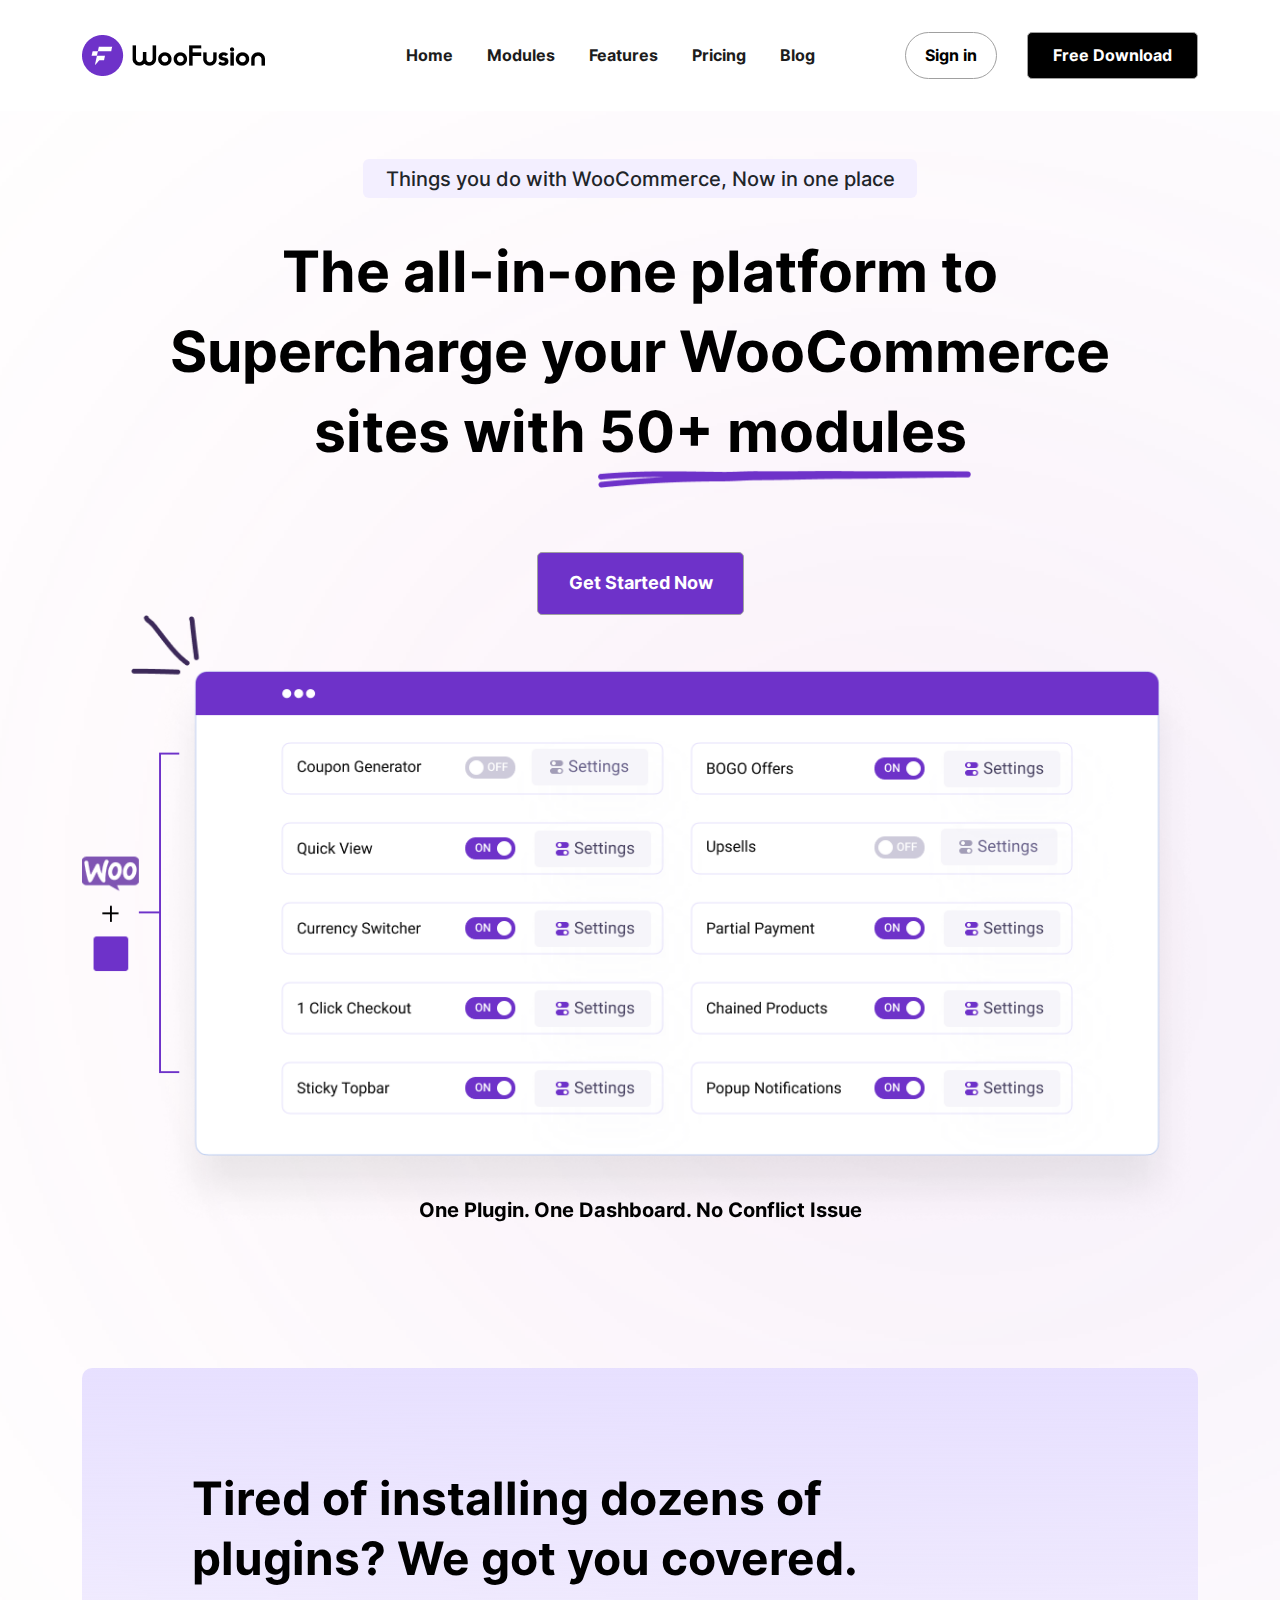
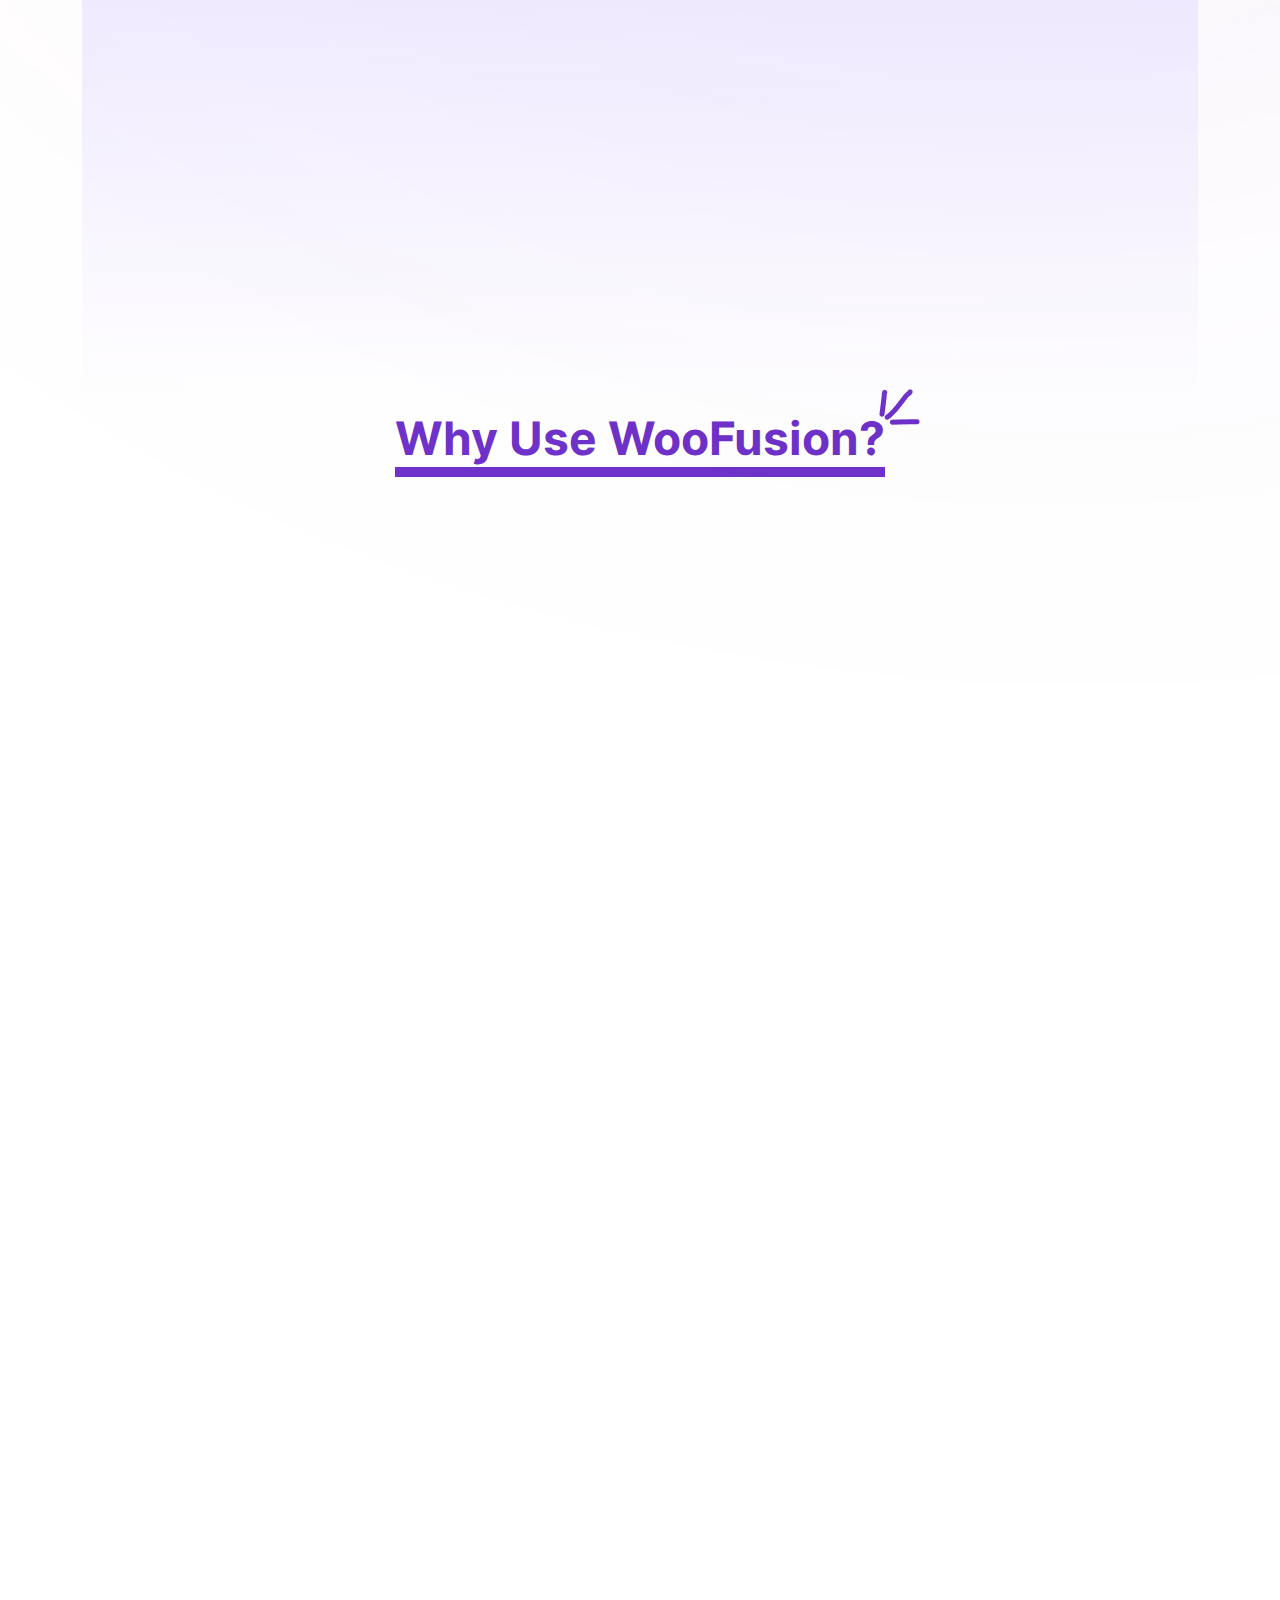
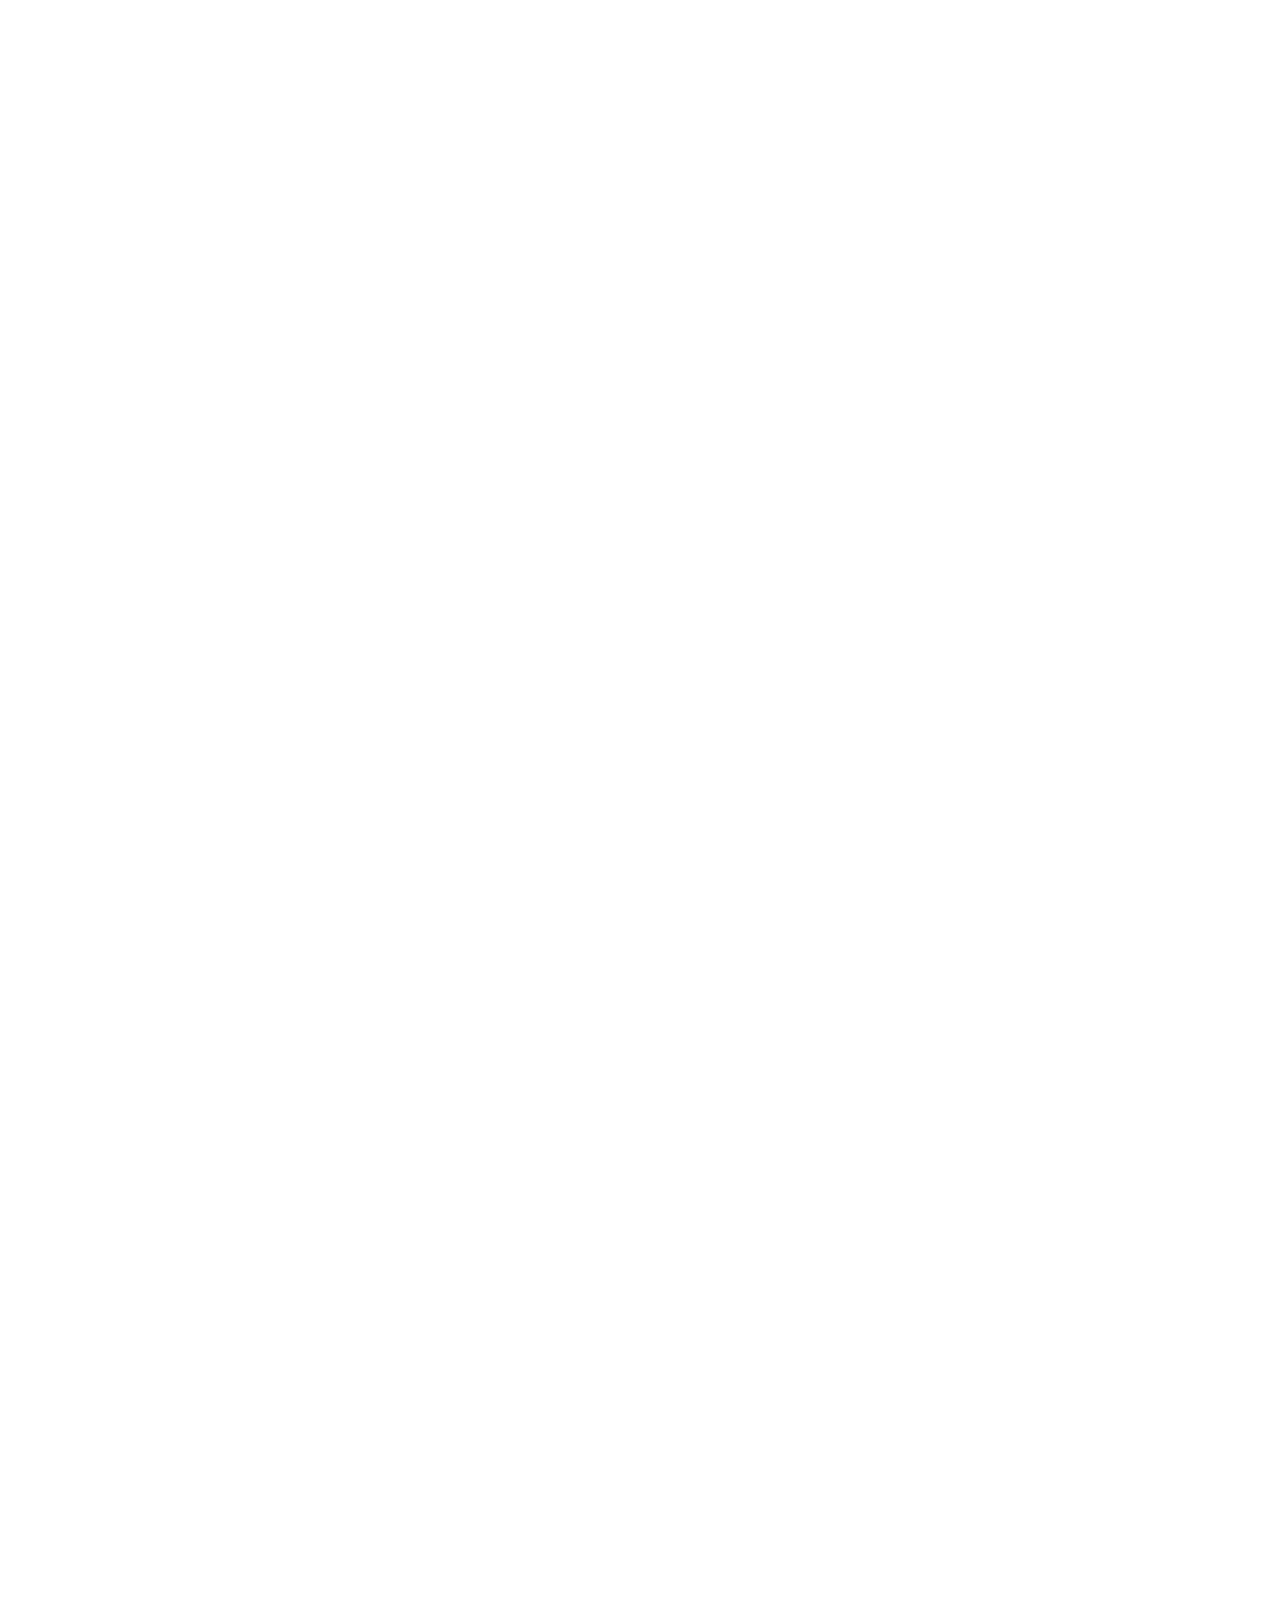
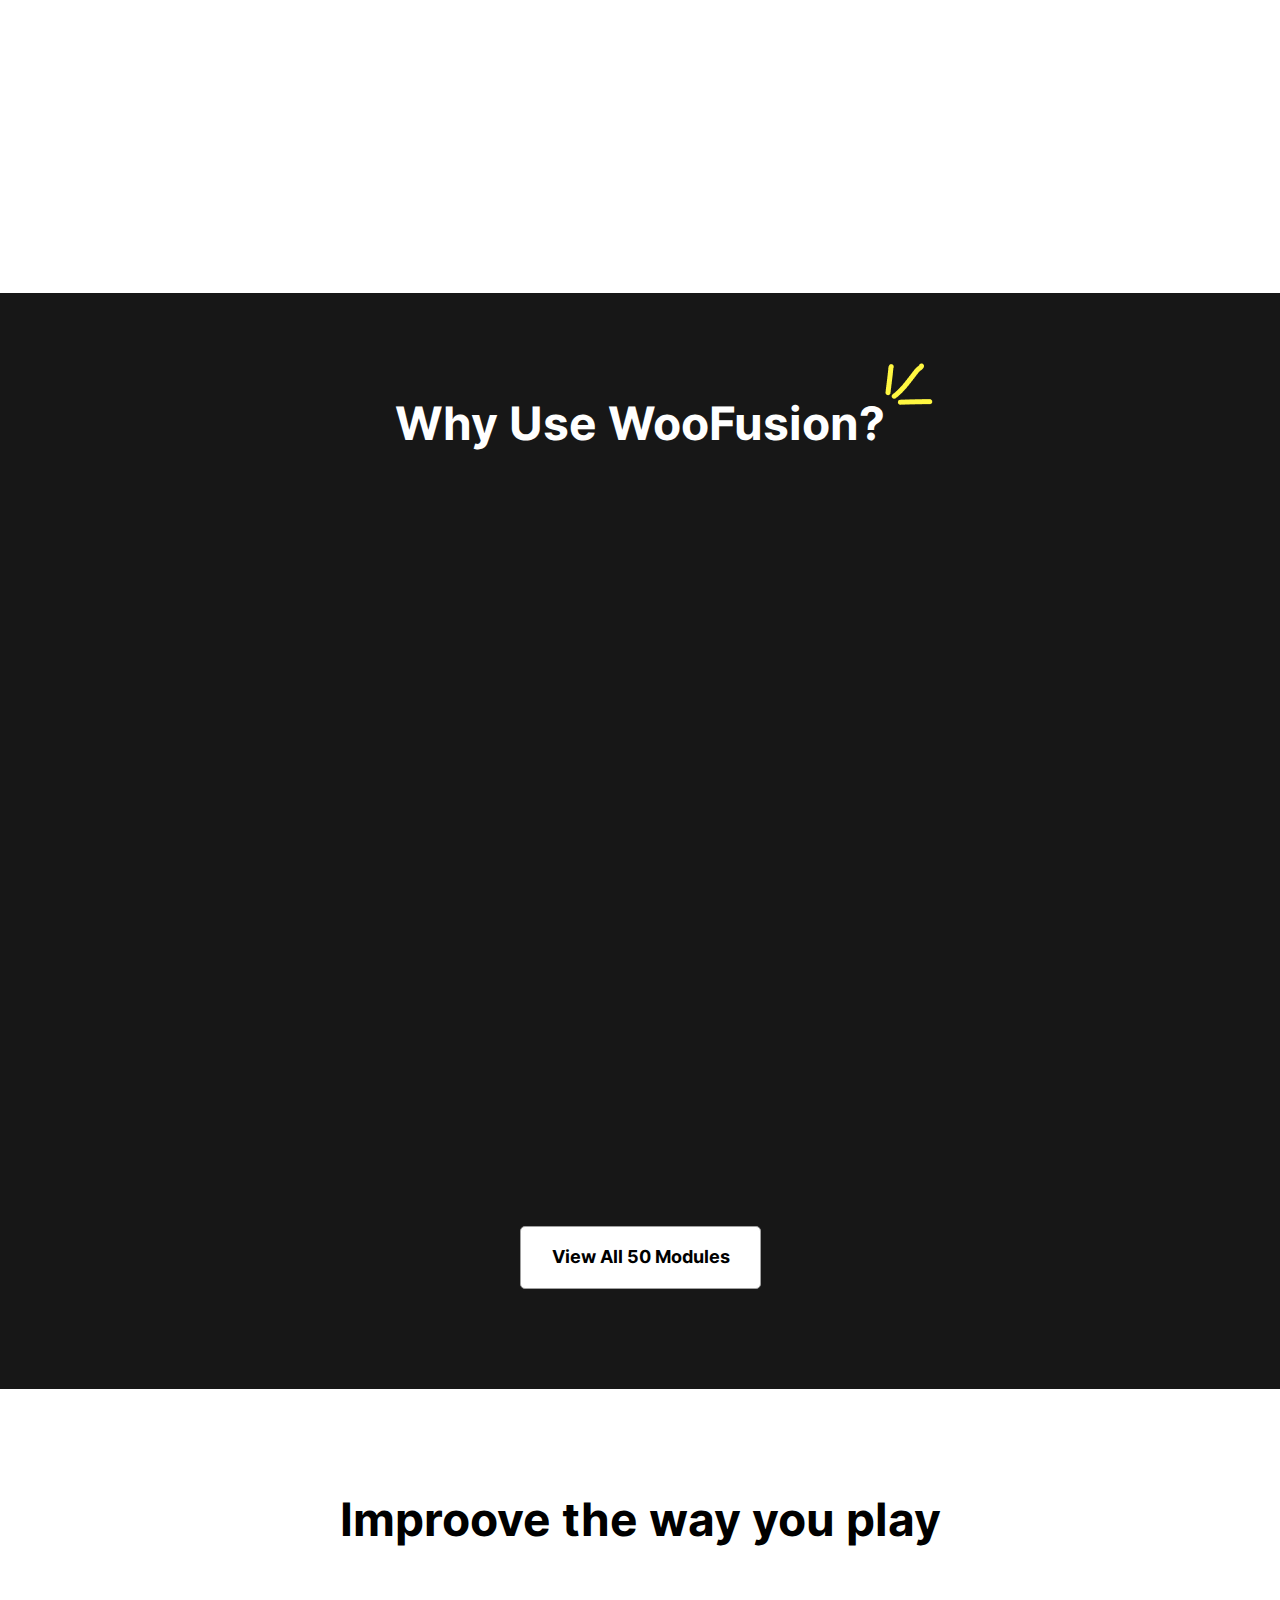
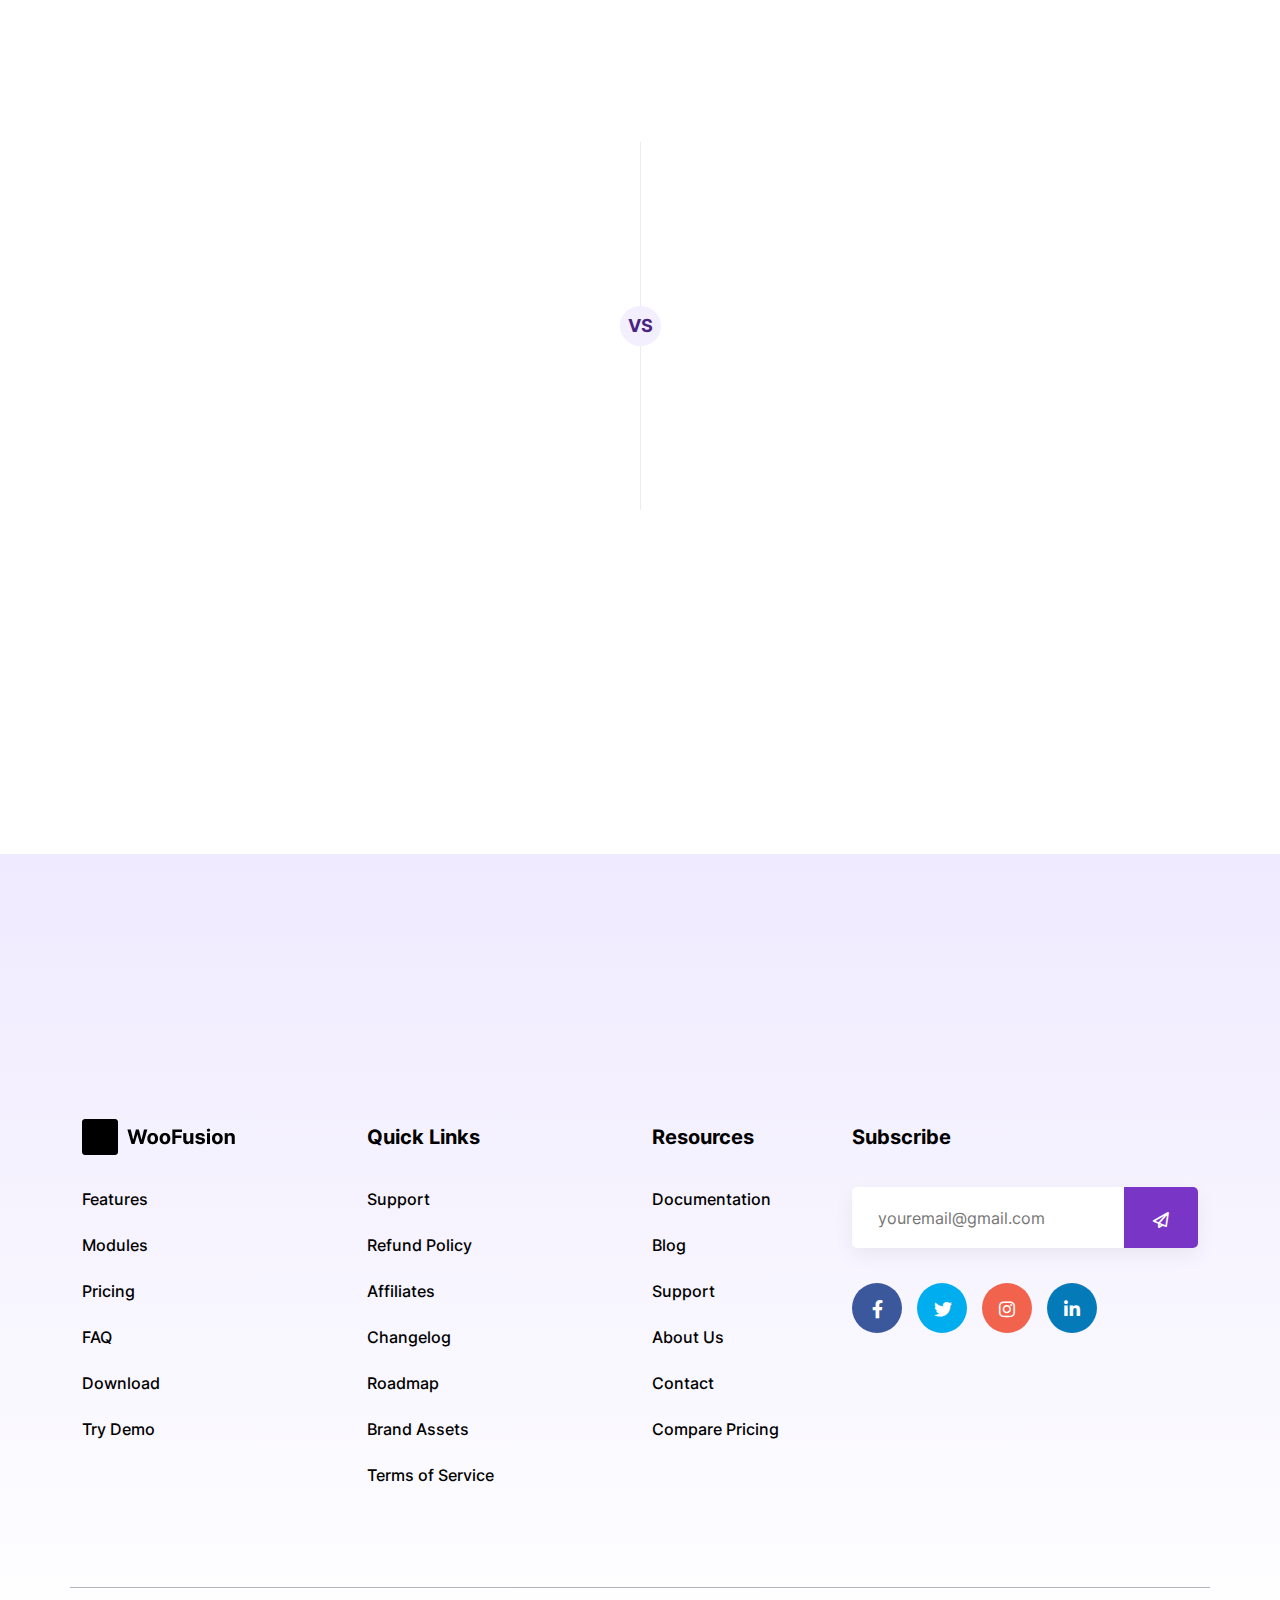
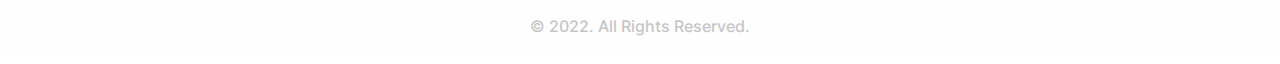
<file: index.html>
<!DOCTYPE html>
<html lang="en" class="no-js">
<head>
	<meta charset="UTF-8">
	<meta name="description" content="WooFusion Home Page">
	<meta name="viewport" content="width=device-width, initial-scale=1.0">
	
	<title>WooFusion Home Page</title>

	<!-- Favicon -->
	<link rel="shortcut icon" href="favicon.png" type="image/x-icon">


	<!-- All Css Files -->
	<link rel="stylesheet" href="assets/css/all.min.css">
	<link rel="stylesheet" href="assets/css/aos.css">
	<link rel="stylesheet" href="assets/css/bootstrap.min.css">
	<link rel="stylesheet" href="assets/css/bootstrap.min.css.map">
	<link rel="stylesheet" href="assets/css/style.css">
	<link rel="stylesheet" href="assets/css/responsive.css">

	
</head>
<body>

	<!-- Header Area -->
	<header class="header-area site-header">
		<nav class="navbar navbar-expand-lg navbar-light">
		  	<div class="container">
			    <a class="navbar-brand" href="#"><img class="img-fluid" src="assets/images/woofusion1.png" alt="logo"></a>
				<button class="navbar-toggler" type="button" data-bs-toggle="collapse" data-bs-target="#navbarSupportedContent" aria-controls="navbarSupportedContent" aria-expanded="false" aria-label="Toggle navigation">
			      <span class="navbar-toggler-icon"></span>
			    </button>
			    <div class="collapse navbar-collapse" id="navbarSupportedContent">
			      	<ul class="navbar-nav me-auto mt-custom-btn mb-lg-0 ms-auto">
				        <li class="nav-item">
				          <a class="nav-link" aria-current="page" href="index.html">Home</a>
				        </li>
				        <li class="nav-item">
				          <a class="nav-link" href="modules.html">Modules</a>
				        </li>
				        <li class="nav-item">
				          <a class="nav-link" href="single-module.html" >Features</a>
				        </li>
				        <li class="nav-item">
				          <a class="nav-link" href="pricing.html">Pricing</a>
				        </li>
				        <li class="nav-item">
				          <a class="nav-link" href="wfn-blog.html">Blog</a>
				        </li>
			      	</ul>
			      	<form class="d-flex mt-custom-btn">
			        	<a href="#" class="btn btn-left-custom">Sign in</a>
			        	<a href="#" class="btn btn-right-custom">Free Download</a>
			      	</form>
			    </div>
		  	</div>
		</nav>	
	</header> 
	
	<!-- Banner Area  -->
	<section class="wfn-banner-area">
		<div class="container">
			<div class="row">
				<div class="wfn-banner-full">
					<div class="wfn-banner-top text-center mt-5">
						<h4 data-aos-duration="1000" data-aos="fade-right">Things you do with WooCommerce, Now in one place</h4>
						<h1 data-aos-duration="1000" data-aos="fade-left">The all-in-one platform to Supercharge your WooCommerce sites with 50+ modules</h1>
						<div class="banner-btn">
							<a href="#" class="btn banner-btn-custom">Get Started Now</a>
						</div>
					</div>
					<div class="wfn-banner-mid text-center" data-aos-duration="1000" data-aos="fade-right">
						<img class="img-fluid" src="assets/images/banner-mid-img.png" alt="banner woo imgage">
						<h4>One Plugin. One Dashboard. No Conflict Issue</h4>
					</div>
					<div class="wfn-banner-bottom ms-auto">
						<h2>Tired of installing dozens of plugins? We got you covered.</h2>
						<div class="row">
							<div class="col-md-4 col-lg-4" data-aos-duration="1000" data-aos="fade-right">
								<div class="covered-single text-center">
									<img class="img-fluid" src="assets/images/store-img.png" alt="Store Images">
									<h3>Uplifts Your Store</h3>
								</div>
							</div>
							<div class="col-md-4 col-lg-4" data-aos-duration="1000" data-aos="fade-down">
								<div class="covered-single text-center">
									<img class="img-fluid cost-img-shadow" src="assets/images/cost-img.png" alt="Store Images">
									<h3>80% Less Cost</h3>
								</div>
							</div>
							<div class="col-md-4 col-lg-4" data-aos-duration="1000" data-aos="fade-left">
								<div class="covered-single text-center">
									<img class="img-fluid use-img-shadow" src="assets/images/use-img.png" alt="Store Images">
									<h3>Easy to Use</h3>
								</div>
							</div>
						</div>
					</div>
				</div>
			</div>
		</div>
	</section>

	<!-- Why WooFusion Section -->
	<section class="why-woofusion">
		<div class="container">
			<div class="woofusion-header text-center">
				<h2>Why Use WooFusion?</h2>
			</div>
			<div class="row d-flex woofusion-mt">
				<div class="col-md-6 col-lg-6" data-aos-duration="1000" data-aos="fade-right">
					<div class="easy-to-setup-left animate__animated animate__fadeInLeft">
						<img class="img-fluid" src="assets/images/easy-setup-left-img.png" alt="Image">
					</div>
				</div>
				<div class="col-md-6 col-lg-6" data-aos-duration="1000" data-aos="fade-left">
					<div class="easy-to-setup-right animate__animated animate__fadeInRight">
						<h3>Easy to Setup, Use and Saves Time.</h3>
						<p>There are many variations of passages of Lorem Ipsum available, but the majority have suffered alteration in some form, by injected humour, or randomised words which don't look even slightly believable. If you are going to use a passage of Lorem Ipsum.</p>
					</div>
				</div>
			</div>
		</div>
	</section>
	<!-- Testimonial Section -->
	<div class="testimonial-area test-mt1" data-aos="fade-up">
		<div class="container">
			<div class="testimonial">
				<div class="row">
					<div class="col-md-8">
						<div class="testimonial-quote">
						    <p>
								“Lorem Ipsum is simply dummy text of the printing and typesetting industry. Lorem Ipsum has been the industry's standard dummy text ever since the 1500s, when an unknown printer took a galley of type and scrambled”.
						    </p>
						</div>
					</div>
					<div class="col-md-4">
						<div class="testimonila-right text-center">
							<div class="testimonial-qoute-cursor">
								<div class="testimonial-quote__photo">
									<img class="img-fluid" src="assets/images/shahin-shalehiin1.png" alt="Shahin Shalehiin Image">
								</div>
							</div>
							<p><span>Shahin Salehiin</span> Co-founder & CEO</p>
							<p class="wpcomrz ">WPCommerz</p>
						</div>
					</div>
				</div>
			</div>
		</div>
	</div>

	<!-- Cost Effect Section -->
	<section class="cost-effect">
		<div class="container">
			<div class="easy-to-setup easy-setup-mb easy-setup-mt">
				<div class="row">
					<div class="col-md-6" data-aos-duration="1000" data-aos="fade-right">
						<div class="easy-to-setup-right cost-effect-left">
							<h3 class="cost-heading-mt">Cost effective and feature-rich</h3>
							<p>There are many variations of passages of Lorem Ipsum available, but the majority have suffered alteration in some form, by injected humour, or randomised words which don't look even slightly believable. If you are going to use a passage of Lorem Ipsum.</p>
						</div>
					</div>
					<div class="col-md-6" data-aos-duration="1000" data-aos="fade-left">
						<div class="easy-to-setup-left easy-mt easy-mb">
							<img class="img-fluid" src="assets/images/cost-effect.png" alt="Image">
						</div>
					</div>
				</div>
			</div>
		</div>
	</section>

	<!-- Testimonial Section -->
	<div class="testimonial-area test-pt test-mt" data-aos-duration="1000" data-aos="fade-up">
		<div class="container">
			<div class="testimonial">
				<div class="row">
					<div class="col-md-8">
						<div class="testimonial-quote">
						    <p>
								“Lorem Ipsum is simply dummy text of the printing and typesetting industry. Lorem Ipsum has been the industry's standard dummy text ever since the 1500s, when an unknown printer took a galley of type and scrambled”.
						    </p>
						</div>
					</div>
					<div class="col-md-4">
						<div class="testimonila-right text-center">
							<div class="testimonial-qoute-cursor">
								<div class="testimonial-quote__photo">
									<img class="img-fluid" src="assets/images/shahin-shalehiin1.png" alt="Shahin Shalehiin Image">
								</div>
							</div>
							<p><span>Shahin Salehiin</span> Co-founder & CEO</p>
							<p class="wpcomrz ">WPCommerz</p>
						</div>
					</div>
				</div>
			</div>
		</div>
	</div>
	<!-- Buil WooCommerce Section -->
	<section class="build-woocommerce">
		<div class="container">
			<div class="easy-to-setup">
				<div class="row">
					<div class="col-md-6" data-aos-duration="1000" data-aos="fade-right">
						<div class="easy-to-setup-left">
							<img class="img-fluid" src="assets/images/build-woocommerce.png" alt="Image">
						</div>
					</div>
					<div class="col-md-6" data-aos-duration="1000" data-aos="fade-left">
						<div class="easy-to-setup-right">
							<h3>Build for WooCommerce</h3>
							<p>There are many variations of passages of Lorem Ipsum available, but the majority have suffered alteration in some form, by injected humour, or randomised words which don't look even slightly believable. If you are going to use a passage of Lorem Ipsum.</p>
						</div>
					</div>
				</div>
			</div>
		</div>
	</section>

	<!-- Modules Section  -->

	<section class="modules">
		<div class="container">
			<div class="woofusion-header modules-header text-center">
				<h2>Why Use WooFusion?</h2>
			</div>
			<div class="all-modules">
				<div class="row">
					<div class="col-lg-3 col-md-6" data-aos-duration="1000" data-aos="fade-right">
						<div class="single-module">
							<div class="module-img module-img-bg1 text-center">
								<img class="img-fluid" src="assets/images/auto-apply-coupon-module.png" alt="Module Image">
							</div>
							<div class="module-text">
								<h4>Auto Apply Coupons</h4>
							</div>
						</div>
					</div>
					<div class="col-lg-3 col-md-6" data-aos-duration="1000" data-aos="fade-down">
						<div class="single-module">
							<div class="module-img module-img-bg2 text-center">
								<img class="img-fluid" src="assets/images/auto-apply-coupon-module.png" alt="Module Image">
							</div>
							<div class="module-text">
								<h4>Coupon Generator</h4>
							</div>
						</div>
					</div>
					<div class="col-lg-3 col-md-6" data-aos-duration="1000" data-aos="fade-down">
						<div class="single-module">
							<div class="module-img module-img-bg3 text-center">
								<img class="img-fluid" src="assets/images/auto-apply-coupon-module.png" alt="Module Image">
							</div>
							<div class="module-text">
								<h4>Coupon Generator</h4>
							</div>
						</div>
					</div>
					<div class="col-lg-3 col-md-6" data-aos-duration="1000" data-aos="fade-left">
						<div class="single-module">
							<div class="module-img module-img-bg4 text-center">
								<img class="img-fluid" src="assets/images/auto-apply-coupon-module.png" alt="Module Image">
							</div>
							<div class="module-text">
								<h4>Coupon Generator</h4>
							</div>
						</div>
					</div>
					<div class="col-lg-3 col-md-6" data-aos-duration="1000" data-aos="fade-right">
						<div class="single-module">
							<div class="module-img module-img-bg5 text-center">
								<img class="img-fluid" src="assets/images/module-img1.png" alt="Module Image">
							</div>
							<div class="module-text">
								<h4>Coupon Generator</h4>
							</div>
						</div>
					</div> 
					<div class="col-lg-3 col-md-6" data-aos-duration="1000" data-aos="fade-up">
						<div class="single-module">
							<div class="module-img module-img-bg6 text-center">
								<img class="img-fluid" src="assets/images/module-img1.png" alt="Module Image">
							</div>
							<div class="module-text">
								<h4>Coupon Generator</h4>
							</div>
						</div>
					</div>
					<div class="col-lg-3 col-md-6" data-aos-duration="1000" data-aos="fade-up">
						<div class="single-module">
							<div class="module-img module-img-bg7 text-center">
								<img class="img-fluid" src="assets/images/module-img1.png" alt="Module Image">
							</div>
							<div class="module-text">
								<h4>Coupon Generator</h4>
							</div>
						</div>
					</div>
					<div class="col-lg-3 col-md-6" data-aos-duration="1000" data-aos="fade-left">
						<div class="single-module">
							<div class="module-img module-img-bg8 text-center">
								<img class="img-fluid" src="assets/images/module-img1.png" alt="Module Image">
							</div>
							<div class="module-text">
								<h4>Coupon Generator</h4>
							</div>
						</div>
					</div>
				</div>
				<div class="module-btn text-center">
					<a href="#" class="btn module-btn-custom banner-btn-custom">View All 50 Modules</a>
				</div>
			</div>
		</div>
	</section>
	<!-- Improove Section -->
	<section class="improove-area">
		<div class="container">
			<div class="improove-full">
				<h2 class="text-center">Improove the way you play</h2>
				<div class="improove">
					<div class="row">
						<div class="col-md-5" data-aos-duration="1000" data-aos="fade-right">
							<div class="improove-img">
								<img class="img-fluid" src="assets/images/improove1.png" alt="Improove Image">
							</div>
						</div>
						<div class="col-md-2 improove-vs">
							<div class="improove-mid text-center">
								<h4>vs</h4>
							</div>
						</div>
						<div class="col-md-5" data-aos-duration="1000" data-aos="fade-left">
							<div class="improove-img">
								<img class="img-fluid" src="assets/images/improove2.png" alt="Improove Image">
							</div>
						</div>
					</div>
				</div>
				<div class="supercharge" data-aos-duration="1000" data-aos="fade-right">
					<div class="supercharge-quote">
					    <h2>
							Supercharge your WooCommerce store today
					    </h2>
					</div>
					<div class="supercharge-btn text-center">
						<a href="#" class="btn module-btn-custom banner-btn-custom">Get Started Now</a>
					</div>
				</div>
			</div>
		</div>
	</section>

	<!-- Scroll Up -->
	<a id="scrollUp" href="#top" style="display:none;"><i class="fa-solid fa-arrow-up"></i></a>
	<!-- Scroll Up End-->

	<!-- Footer Section Start -->
	<footer class="footer-area">
		<div class="container">
			<div class="row">
				<div class="col-lg-3 col-md-6 mb-2">
					<div class="widget-single">
						<div class="footer-logo">
							<img class="img-fluid" src="assets/images/logo.png" alt="Footer Logo">
						</div>
						<div class="footer-menu">
							<ul>
								<li><a href="#">Features</a></li>
								<li><a href="#">Modules</a></li>
								<li><a href="#">Pricing</a></li>
								<li><a href="#">FAQ</a></li>
								<li><a href="#">Download</a></li>
								<li><a href="#">Try Demo</a></li>
							</ul>
						</div>
					</div>
				</div>
				<div class="col-lg-3 col-md-6 mb-2 text-align">
					<h4>Quick Links</h4>
					<div class="footer-menu">
						<ul>
							<li><a href="#">Support</a></li>
							<li><a href="#">Refund Policy</a></li>
							<li><a href="#">Affiliates</a></li>
							<li><a href="#">Changelog</a></li>
							<li><a href="#">Roadmap</a></li>
							<li><a href="#">Brand Assets</a></li>
							<li><a href="#">Terms of Service</a></li>
						</ul>
					</div>
				</div>
				<div class="col-lg-2 col-md-6">
					<h4>Resources</h4>
					<div class="footer-menu">
						<ul>
							<li><a href="#">Documentation</a></li>
							<li><a href="#">Blog</a></li>
							<li><a href="#">Support</a></li>
							<li><a href="#">About Us</a></li>
							<li><a href="#">Contact</a></li>
							<li><a href="#">Compare Pricing</a></li>
						</ul> 
					</div>
				</div>
				<div class="col-lg-4 col-md-6 text-align">
					<div class="footer-right">
						<h4>Subscribe</h4>
						<div class="footer-intput-form">
							<input type="email" placeholder="youremail@gmail.com">
							<a href="#" class="button"></a>
						</div>
						<div class="footer-social-icons">
							<ul>
								<li><a href="#"><i class="fa-brands fa-facebook-f"></i></a></li>
								<li><a class="twitter-bg" href="#"><i class="fa-brands fa-twitter"></i></a></li>
								<li><a class="insta-bg" href="#"><i class="fa-brands fa-instagram"></i></a></li>
								<li><a class="linkedin-bg" href="#"><i class="fa-brands fa-linkedin-in"></i></a></li>
							</ul>
						</div>
					</div>
				</div>
				<div class="footer-bottom text-center">
					<span>© 2022. All Rights Reserved.</span>
				</div>
			</div>
		</div>
	</footer>

	<!-- All Js Files -->
	<script src="assets/js/jquery.min.js"></script>
	<script src="assets/js/jquery-migrate.min.js"></script>
	<script src="assets/js/bootstrap.bundle.min.js"></script>
	<script src="assets/js/aos.js"></script>
	<script src="assets/js/jquery.scrollUp.min.js"></script>
	<script src="assets/js/customs.js"></script>


</body>
</html>
</file>
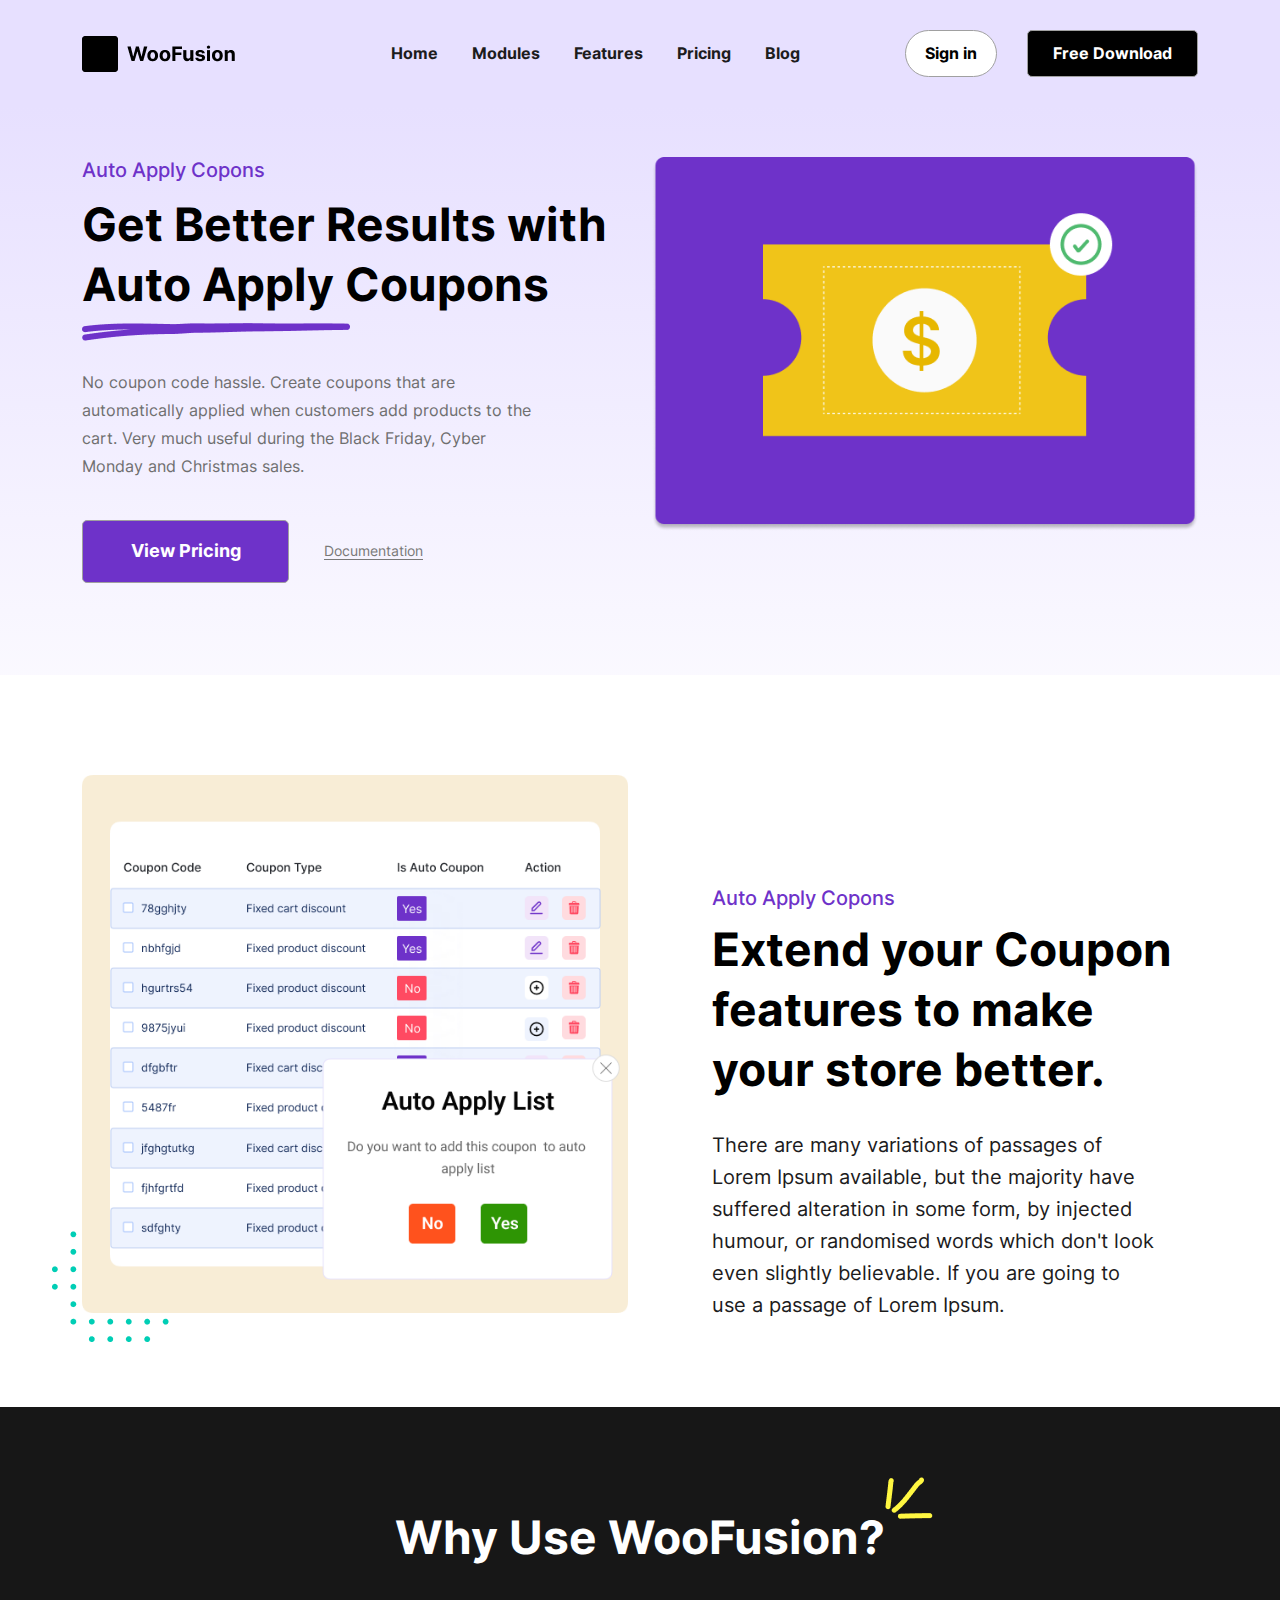
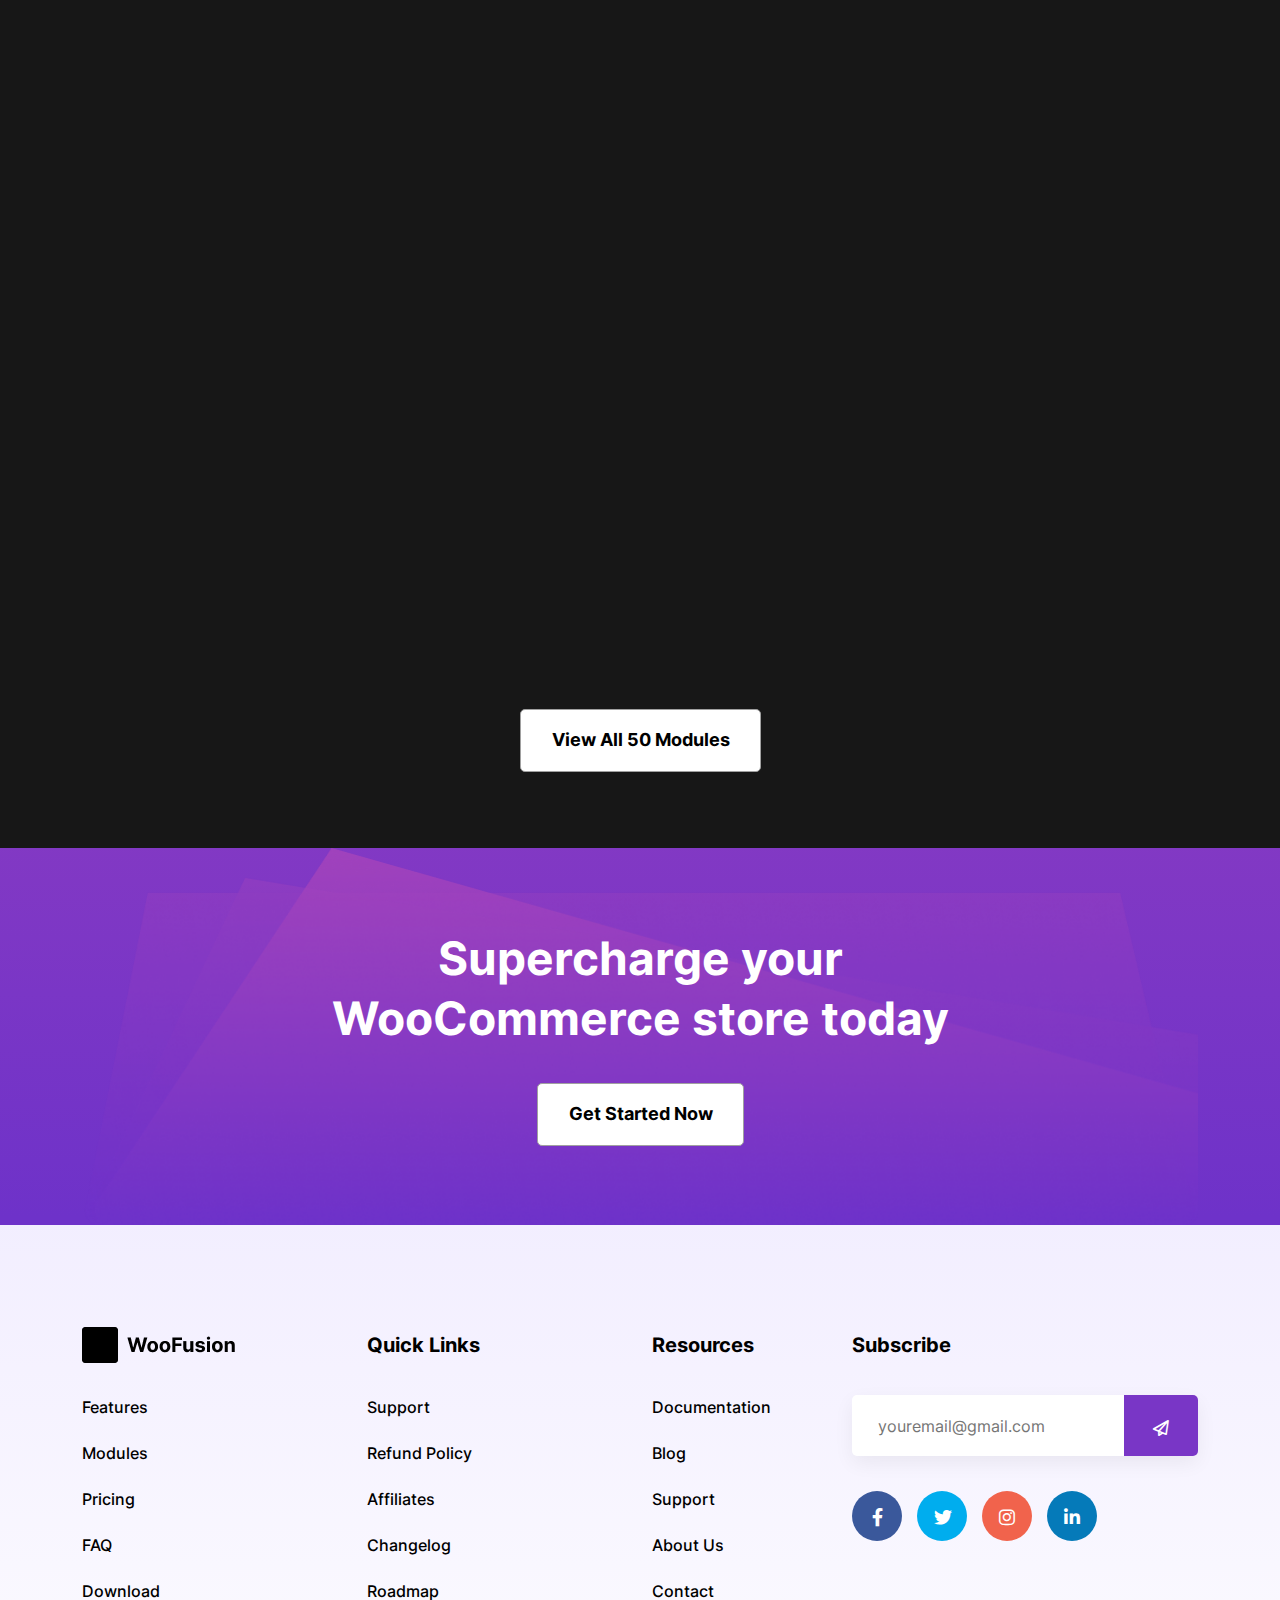
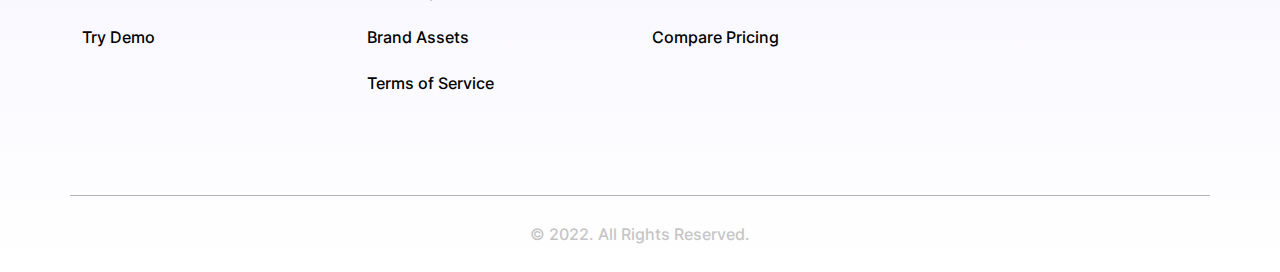
<file: auto-apply-coupon.html>
<!DOCTYPE html>
<html lang="en" class="no-js">
<head>
	<meta charset="UTF-8">
	<meta name="description" content="WooFusion Home Page">
	<meta name="viewport" content="width=device-width, initial-scale=1.0">
	
	<title>WooFusion Home Page</title>

	<!-- Favicon -->
	<link rel="shortcut icon" href="favicon.png" type="image/x-icon">


	<!-- All Css Files -->
	<link rel="stylesheet" href="assets/css/all.min.css">
	<link rel="stylesheet" href="assets/css/aos.css">
	<link rel="stylesheet" href="assets/css/bootstrap.min.css">
	<link rel="stylesheet" href="assets/css/bootstrap.min.css.map">
	<link rel="stylesheet" href="assets/css/style.css">
	<link rel="stylesheet" href="assets/css/responsive.css">

	
</head>
<body>

	<!-- Header Area -->
	<header class="header-area site-header">
		<nav class="navbar navbar-expand-lg navbar-light single-module-banner-bg">
		  	<div class="container">
			    <a class="navbar-brand" href="#"><img class="img-fluid" src="assets/images/logo.png" alt="logo"></a>
				<button class="navbar-toggler" type="button" data-bs-toggle="collapse" data-bs-target="#navbarSupportedContent" aria-controls="navbarSupportedContent" aria-expanded="false" aria-label="Toggle navigation">
			      <span class="navbar-toggler-icon"></span>
			    </button>
			    <div class="collapse navbar-collapse" id="navbarSupportedContent">
			      	<ul class="navbar-nav me-auto mt-custom-btn mb-lg-0 ms-auto">
				        <li class="nav-item">
				          <a class="nav-link" aria-current="page" href="index.html">Home</a>
				        </li>
				        <li class="nav-item">
				          <a class="nav-link" href="modules.html">Modules</a>
				        </li>
				        <li class="nav-item">
				          <a class="nav-link" href="single-module.html" >Features</a>
				        </li>
				        <li class="nav-item">
				          <a class="nav-link" href="pricing.html">Pricing</a>
				        </li>
				        <li class="nav-item">
				          <a class="nav-link" href="wfn-blog.html">Blog</a>
				        </li>
			      	</ul>
			      	<form class="d-flex mt-custom-btn">
			        	<a href="#" class="btn btn-left-custom">Sign in</a>
			        	<a href="#" class="btn btn-right-custom">Free Download</a>
			      	</form>
			    </div>
		  	</div>
		</nav>	
	</header> 
	<!-- Banner Area -->
	<div class="single-banner-area">
		<div class="container">
			<div class="row">
				<div class="col-md-6">
					<div class="single-banner-left">
						<h5>Auto Apply Copons</h5>
						<h1>Get Better Results with Auto Apply Coupons</h1>
						<p>No coupon code hassle. Create coupons that are automatically applied when customers add products to the cart. Very much useful during the Black Friday, Cyber Monday and Christmas sales.</p>
						<div class="single-banner-btn-area">
							<a href="#" class="btn module-btn-custom banner-btn-custom">View Pricing</a>
							<a class="banner-doc" href="#">Documentation</a>
						</div>
					</div>
				</div>
				<div class="col-md-6">
					<div class="single-banner-right">
						<img class="img-fluid" src="assets/images/auto-apply-coupon.png" alt="Auto Apply Coupon">
					</div>
				</div>
			</div>
		</div>
	</div>

	<!-- Setup Area  -->
	<div class="setup-area">
		<div class="container">
			<div class="row setup-first">
				<div class="col-md-6">
					<div class="setup-left">
						<img class="img-fluid" src="assets/images/auto-apply-coupon2.png" alt="Coupon Feature">
						<div class="setup-shape1">
							<img class="img-fluid" src="assets/images/setup-shape1.png" alt="shape">
						</div>
					</div>
				</div>
				<div class="col-md-6 mt-110">
					<div class="setup-right ml-60">
						<h5>Auto Apply Copons</h5>
						<h2>Extend your Coupon features to make your store better.</h2>
						<p class="pr-40 mr-30">There are many variations of passages of Lorem Ipsum available, but the majority have suffered alteration in some form, by injected humour, or randomised words which don't look even slightly believable. If you are going to use a passage of Lorem Ipsum.</p>
					</div>
				</div>
			</div>
		</div>
	</div>
	<!-- Setup Area End -->
	
	<!-- Signle Module Mid Content -->
	<div class="single-module-mid-content">
		<!-- Modules Section  -->
		<section class="modules">
			<div class="container">
				<div class="woofusion-header modules-header text-center">
					<h2>Why Use WooFusion?</h2>
				</div>
				<div class="all-modules">
					<div class="row">
						<div class="col-lg-3 col-md-6" data-aos-duration="1000" data-aos="fade-right">
							<div class="single-module">
								<div class="module-img module-img-bg1 text-center">
									<img class="img-fluid" src="assets/images/module-img1.png" alt="Module Image">
								</div>
								<div class="module-text">
									<h4>Coupon Generator</h4>
								</div>
							</div>
						</div>
						<div class="col-lg-3 col-md-6" data-aos-duration="1000" data-aos="fade-down">
							<div class="single-module">
								<div class="module-img module-img-bg2 text-center">
									<img class="img-fluid" src="assets/images/module-img1.png" alt="Module Image">
								</div>
								<div class="module-text">
									<h4>Coupon Generator</h4>
								</div>
							</div>
						</div>
						<div class="col-lg-3 col-md-6" data-aos-duration="1000" data-aos="fade-down">
							<div class="single-module">
								<div class="module-img module-img-bg3 text-center">
									<img class="img-fluid" src="assets/images/module-img1.png" alt="Module Image">
								</div>
								<div class="module-text">
									<h4>Coupon Generator</h4>
								</div>
							</div>
						</div>
						<div class="col-lg-3 col-md-6" data-aos-duration="1000" data-aos="fade-left">
							<div class="single-module">
								<div class="module-img module-img-bg4 text-center">
									<img class="img-fluid" src="assets/images/module-img1.png" alt="Module Image">
								</div>
								<div class="module-text">
									<h4>Coupon Generator</h4>
								</div>
							</div>
						</div>
						<div class="col-lg-3 col-md-6" data-aos-duration="1000" data-aos="fade-right">
							<div class="single-module">
								<div class="module-img module-img-bg5 text-center">
									<img class="img-fluid" src="assets/images/module-img1.png" alt="Module Image">
								</div>
								<div class="module-text">
									<h4>Coupon Generator</h4>
								</div>
							</div>
						</div>
						<div class="col-lg-3 col-md-6" data-aos-duration="1000" data-aos="fade-up">
							<div class="single-module">
								<div class="module-img module-img-bg6 text-center">
									<img class="img-fluid" src="assets/images/module-img1.png" alt="Module Image">
								</div>
								<div class="module-text">
									<h4>Coupon Generator</h4>
								</div>
							</div>
						</div>
						<div class="col-lg-3 col-md-6" data-aos-duration="1000" data-aos="fade-up">
							<div class="single-module">
								<div class="module-img module-img-bg7 text-center">
									<img class="img-fluid" src="assets/images/module-img1.png" alt="Module Image">
								</div>
								<div class="module-text">
									<h4>Coupon Generator</h4>
								</div>
							</div>
						</div>
						<div class="col-lg-3 col-md-6" data-aos-duration="1000" data-aos="fade-left">
							<div class="single-module">
								<div class="module-img module-img-bg8 text-center">
									<img class="img-fluid" src="assets/images/module-img1.png" alt="Module Image">
								</div>
								<div class="module-text">
									<h4>Coupon Generator</h4>
								</div>
							</div>
						</div>
					</div>
					<div class="module-btn text-center">
						<a href="#" class="btn module-btn-custom banner-btn-custom">View All 50 Modules</a>
					</div>
				</div>
			</div>
		</section>
		<!-- Module Section End -->

		<!-- Supercharge Area -->
		<div class="supercharge-area text-center">
			<div class="container">
				<div class="row">
					<div class="col-md-12">
						<div class="single-module-supercharge-cont after-img">
							<h2>Supercharge your WooCommerce store today</h2>
							<a href="#" class="btn module-btn-custom banner-btn-custom">Get Started Now</a>
						</div>
					</div>
				</div>
			</div>
		</div>
		<!-- Supercharge End -->
	</div>
	
	<!-- Scroll Up -->
	<a id="scrollUp" href="#top" style="display:none;"><i class="fa-solid fa-arrow-up"></i></a>
	<!-- Scroll Up End-->

	<!-- Footer Section Start -->
	<footer class="footer-area">
		<div class="container">
			<div class="row">
				<div class="col-lg-3 col-md-6 mb-2">
					<div class="widget-single">
						<div class="footer-logo">
							<img class="img-fluid" src="assets/images/logo.png" alt="Footer Logo">
						</div>
						<div class="footer-menu">
							<ul>
								<li><a href="#">Features</a></li>
								<li><a href="#">Modules</a></li>
								<li><a href="#">Pricing</a></li>
								<li><a href="#">FAQ</a></li>
								<li><a href="#">Download</a></li>
								<li><a href="#">Try Demo</a></li>
							</ul>
						</div>
					</div>
				</div>
				<div class="col-lg-3 col-md-6 mb-2 text-align">
					<h4>Quick Links</h4>
					<div class="footer-menu">
						<ul>
							<li><a href="#">Support</a></li>
							<li><a href="#">Refund Policy</a></li>
							<li><a href="#">Affiliates</a></li>
							<li><a href="#">Changelog</a></li>
							<li><a href="#">Roadmap</a></li>
							<li><a href="#">Brand Assets</a></li>
							<li><a href="#">Terms of Service</a></li>
						</ul>
					</div>
				</div>
				<div class="col-lg-2 col-md-6">
					<h4>Resources</h4>
					<div class="footer-menu">
						<ul>
							<li><a href="#">Documentation</a></li>
							<li><a href="#">Blog</a></li>
							<li><a href="#">Support</a></li>
							<li><a href="#">About Us</a></li>
							<li><a href="#">Contact</a></li>
							<li><a href="#">Compare Pricing</a></li>
						</ul> 
					</div>
				</div>
				<div class="col-lg-4 col-md-6 text-align">
					<div class="footer-right">
						<h4>Subscribe</h4>
						<div class="footer-intput-form">
							<input type="email" placeholder="youremail@gmail.com">
							<a href="#" class="button"></a>
						</div>
						<div class="footer-social-icons">
							<ul>
								<li><a href="#"><i class="fa-brands fa-facebook-f"></i></a></li>
								<li><a class="twitter-bg" href="#"><i class="fa-brands fa-twitter"></i></a></li>
								<li><a class="insta-bg" href="#"><i class="fa-brands fa-instagram"></i></a></li>
								<li><a class="linkedin-bg" href="#"><i class="fa-brands fa-linkedin-in"></i></a></li>
							</ul>
						</div>
					</div>
				</div>
				<div class="footer-bottom text-center">
					<span>© 2022. All Rights Reserved.</span>
				</div>
			</div>
		</div>
	</footer>

	<!-- All Js Files -->
	<script src="assets/js/jquery.min.js"></script>
	<script src="assets/js/jquery-migrate.min.js"></script>
	<script src="assets/js/bootstrap.bundle.min.js"></script>
	<script src="assets/js/aos.js"></script>
	<script src="assets/js/jquery.scrollUp.min.js"></script>
	<script src="assets/js/customs.js"></script>


</body>
</html>
</file>
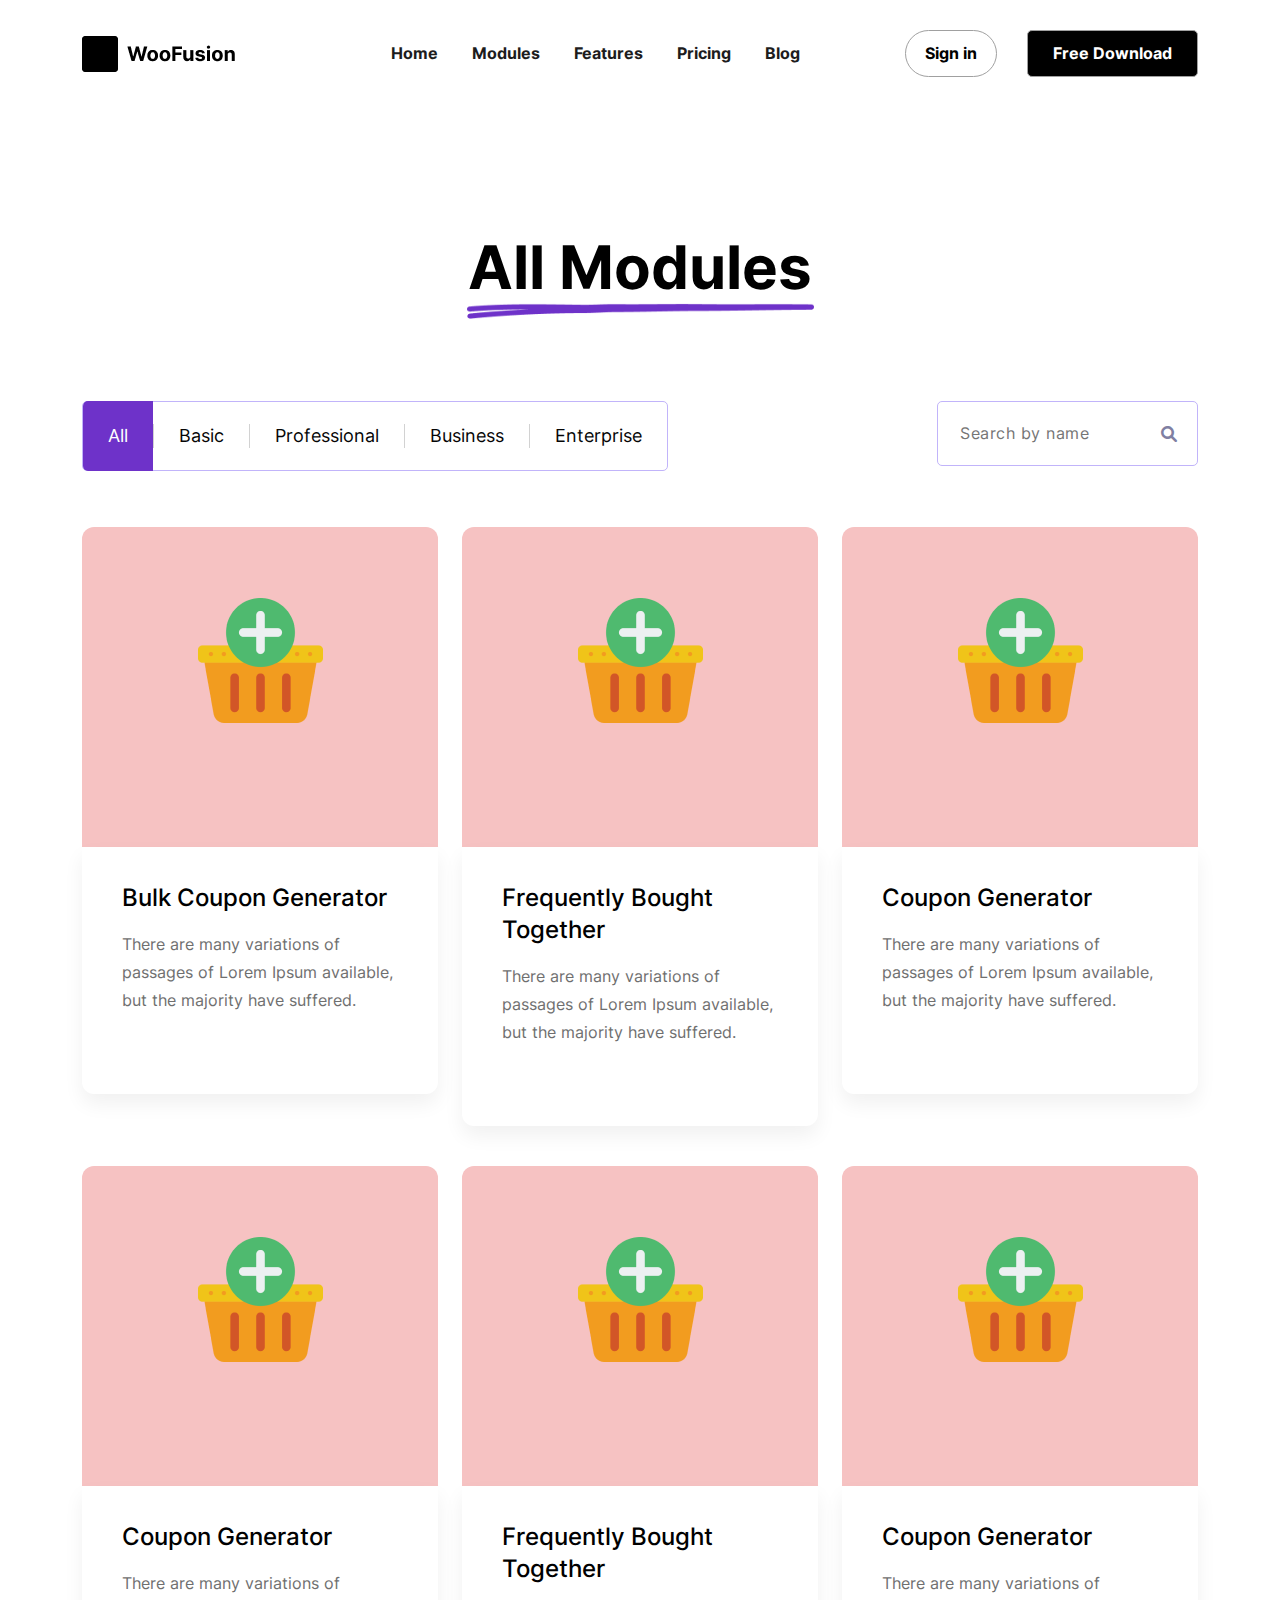
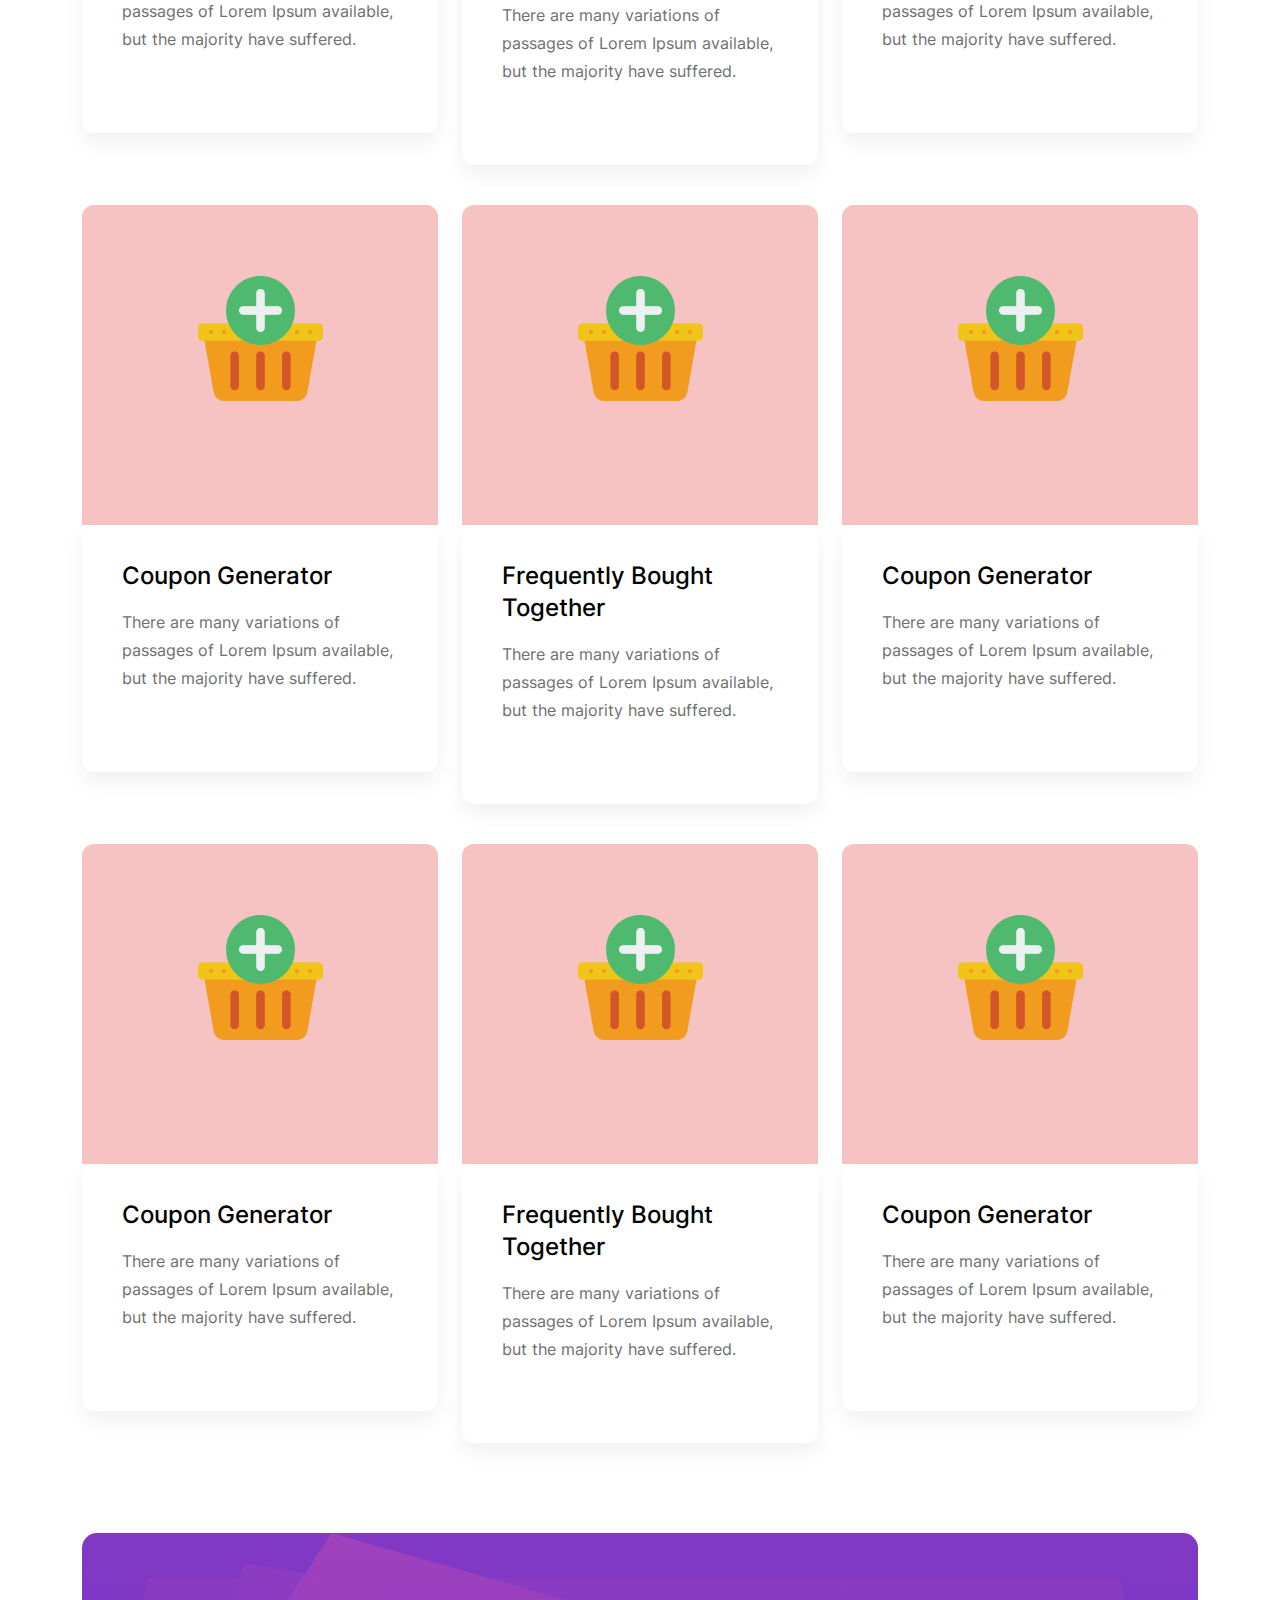
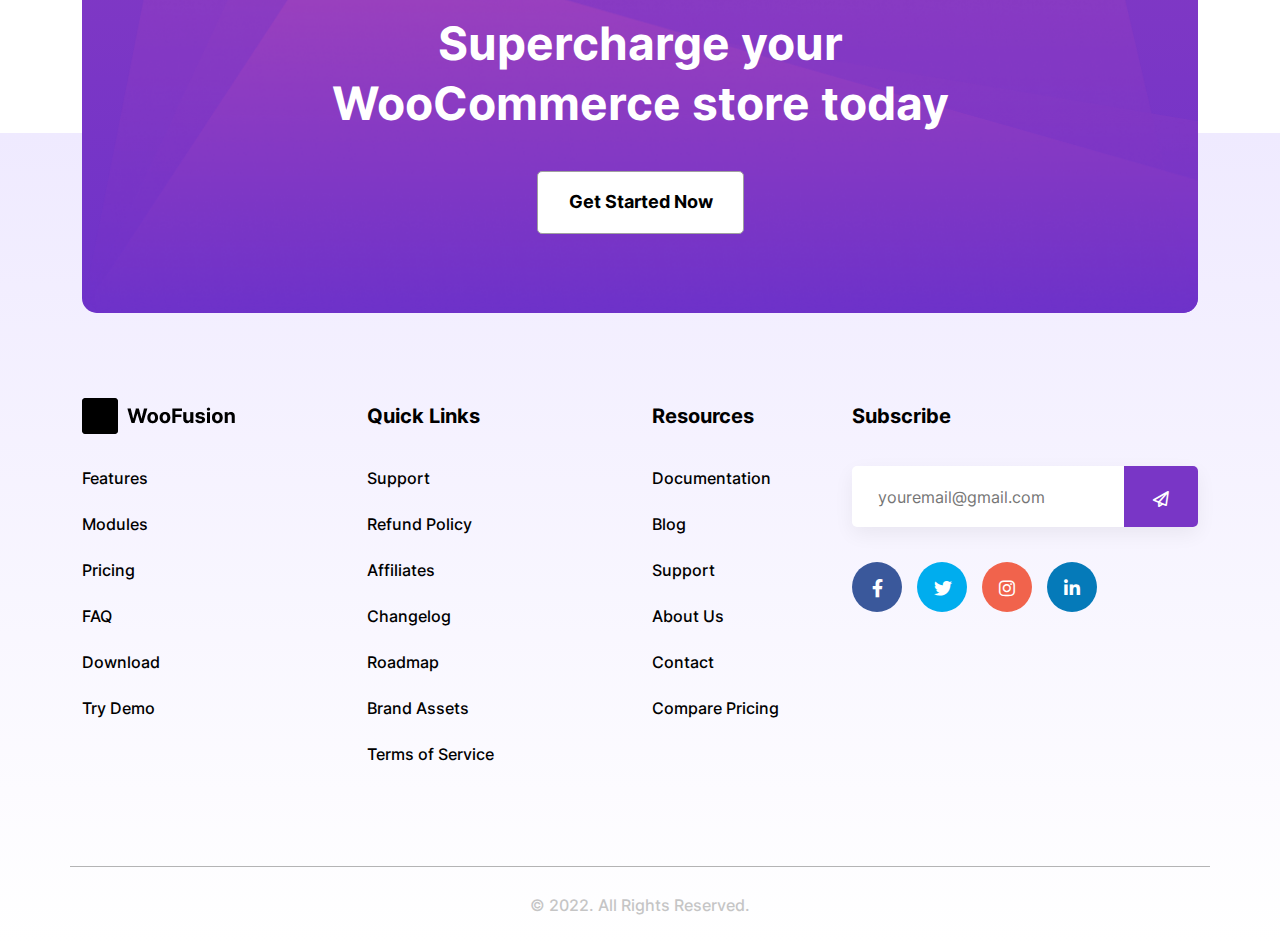
<file: modules.html>
<!DOCTYPE html>
<html lang="en" class="no-js">
<head>
	<meta charset="UTF-8">
	<meta name="description" content="WooFusion Home Page">
	<meta name="viewport" content="width=device-width, initial-scale=1.0">
	
	<title>WooFusion Home Page</title>

	<!-- Favicon -->
	<link rel="shortcut icon" href="favicon.png" type="image/x-icon">


	<!-- All Css Files -->
	<link rel="stylesheet" href="assets/css/all.min.css">
	<link rel="stylesheet" href="assets/css/aos.css">
	<link rel="stylesheet" href="assets/css/bootstrap.min.css">
	<link rel="stylesheet" href="assets/css/bootstrap.min.css.map">
	<link rel="stylesheet" href="assets/css/style.css">
	<link rel="stylesheet" href="assets/css/responsive.css">

	
</head>
<body>

	<!-- Header Area -->
	<header class="header-area site-header">
		<nav class="navbar navbar-expand-lg navbar-light">
		  	<div class="container">
			    <a class="navbar-brand" href="#"><img class="img-fluid" src="assets/images/logo.png" alt="logo"></a>
				<button class="navbar-toggler" type="button" data-bs-toggle="collapse" data-bs-target="#navbarSupportedContent" aria-controls="navbarSupportedContent" aria-expanded="false" aria-label="Toggle navigation">
			      <span class="navbar-toggler-icon"></span>
			    </button>
			    <div class="collapse navbar-collapse" id="navbarSupportedContent">
			      	<ul class="navbar-nav me-auto mt-custom-btn mb-lg-0 ms-auto">
				        <li class="nav-item">
				          <a class="nav-link" aria-current="page" href="index.html">Home</a>
				        </li>
				        <li class="nav-item">
				          <a class="nav-link" href="modules.html">Modules</a>
				        </li>
				        <li class="nav-item">
				          <a class="nav-link" href="single-module.html" >Features</a>
				        </li>
				        <li class="nav-item">
				          <a class="nav-link" href="pricing.html">Pricing</a>
				        </li>
				        <li class="nav-item">
				          <a class="nav-link" href="wfn-blog.html">Blog</a>
				        </li>
			      	</ul>
			      	<form class="d-flex mt-custom-btn">
			        	<a href="#" class="btn btn-left-custom">Sign in</a>
			        	<a href="#" class="btn btn-right-custom">Free Download</a>
			      	</form>
			    </div>
		  	</div>
		</nav>	
	</header>  
	<!-- All Modules Banner -->
	<div class="all-modules-mid-content">
	<div class="all-modules-banner">
		<div class="container">
			<h1 class="text-center">All Modules</h1>
			<div class="row justify-content-between">
				<div class="col-md-6">
					<div class="modules-list-item">
						<ul>
							<li><a class="active" href="#" data-filter="all">All</a></li>
							<li><a href="#" data-filter=".basic">Basic</a></li>
							<li><a href="#" data-filter=".professional">Professional</a></li>
							<li><a href="#" data-filter=".business">Business</a></li>
							<li><a href="#" data-filter=".enterprise">Enterprise</a></li>
						</ul>
					</div>
				</div>
                <div class="col-md-3">
                	<div class="module-search-form">
                		<input type="text" placeholder="Search by name">
                		<a href="#" class="search"></a>
                	</div>
                </div>
			</div>
			<!-- Modules Box -->
			<div class="row module-box-all">
				<div class="mix col-md-4 basic">
					<div class="module-box">
						<div class="module-box-img">
							<img class="img-fluid" src="assets/images/module-basket1.png" alt="Module Box Image">
						</div>
						<div class="module-box-text">
							<h4>Bulk Coupon Generator</h4>
							<p>There are many variations of passages of Lorem Ipsum available, but the majority have suffered.</p>
						</div>
					</div>
				</div>
				<div class="mix col-md-4 professional">
					<div class="module-box">
						<div class="module-box-img">
							<img class="img-fluid" src="assets/images/module-basket1.png" alt="Module Box Image">
						</div>
						<div class="module-box-text">
							<h4>Frequently Bought Together</h4>
							<p>There are many variations of passages of Lorem Ipsum available, but the majority have suffered.</p>
						</div>
					</div>
				</div>
				<div class="mix col-md-4 business">
					<div class="module-box">
						<div class="module-box-img">
							<img class="img-fluid" src="assets/images/module-basket1.png" alt="Module Box Image">
						</div>
						<div class="module-box-text">
							<h4>Coupon Generator</h4>
							<p>There are many variations of passages of Lorem Ipsum available, but the majority have suffered.</p>
						</div>
					</div>
				</div>
				<div class="mix col-md-4 enterprise">
					<div class="module-box">
						<div class="module-box-img">
							<img class="img-fluid" src="assets/images/module-basket1.png" alt="Module Box Image">
						</div>
						<div class="module-box-text">
							<h4>Coupon Generator</h4>
							<p>There are many variations of passages of Lorem Ipsum available, but the majority have suffered.</p>
						</div>
					</div>
				</div>
				<div class="mix col-md-4 basic">
					<div class="module-box">
						<div class="module-box-img">
							<img class="img-fluid" src="assets/images/module-basket1.png" alt="Module Box Image">
						</div>
						<div class="module-box-text">
							<h4>Frequently Bought Together</h4>
							<p>There are many variations of passages of Lorem Ipsum available, but the majority have suffered.</p>
						</div>
					</div>
				</div>
				<div class="mix col-md-4 professional">
					<div class="module-box">
						<div class="module-box-img">
							<img class="img-fluid" src="assets/images/module-basket1.png" alt="Module Box Image">
						</div>
						<div class="module-box-text">
							<h4>Coupon Generator</h4>
							<p>There are many variations of passages of Lorem Ipsum available, but the majority have suffered.</p>
						</div>
					</div>
				</div>
				<div class="mix col-md-4 business">
					<div class="module-box">
						<div class="module-box-img">
							<img class="img-fluid" src="assets/images/module-basket1.png" alt="Module Box Image">
						</div>
						<div class="module-box-text">
							<h4>Coupon Generator</h4>
							<p>There are many variations of passages of Lorem Ipsum available, but the majority have suffered.</p>
						</div>
					</div>
				</div>
				<div class="mix col-md-4 enterprise">
					<div class="module-box">
						<div class="module-box-img">
							<img class="img-fluid" src="assets/images/module-basket1.png" alt="Module Box Image">
						</div>
						<div class="module-box-text">
							<h4>Frequently Bought Together</h4>
							<p>There are many variations of passages of Lorem Ipsum available, but the majority have suffered.</p>
						</div>
					</div>
				</div>
				<div class="mix col-md-4 basic">
					<div class="module-box">
						<div class="module-box-img">
							<img class="img-fluid" src="assets/images/module-basket1.png" alt="Module Box Image">
						</div>
						<div class="module-box-text">
							<h4>Coupon Generator</h4>
							<p>There are many variations of passages of Lorem Ipsum available, but the majority have suffered.</p>
						</div>
					</div>
				</div>
				<div class="mix col-md-4 professional">
					<div class="module-box">
						<div class="module-box-img">
							<img class="img-fluid" src="assets/images/module-basket1.png" alt="Module Box Image">
						</div>
						<div class="module-box-text">
							<h4>Coupon Generator</h4>
							<p>There are many variations of passages of Lorem Ipsum available, but the majority have suffered.</p>
						</div>
					</div>
				</div>
				<div class="mix col-md-4 business">
					<div class="module-box">
						<div class="module-box-img">
							<img class="img-fluid" src="assets/images/module-basket1.png" alt="Module Box Image">
						</div>
						<div class="module-box-text">
							<h4>Frequently Bought Together</h4>
							<p>There are many variations of passages of Lorem Ipsum available, but the majority have suffered.</p>
						</div>
					</div>
				</div>
				<div class="mix col-md-4 enterprise">
					<div class="module-box">
						<div class="module-box-img">
							<img class="img-fluid" src="assets/images/module-basket1.png" alt="Module Box Image">
						</div>
						<div class="module-box-text">
							<h4>Coupon Generator</h4>
							<p>There are many variations of passages of Lorem Ipsum available, but the majority have suffered.</p>
						</div>
					</div>
				</div>
			</div>
		</div>
	</div>

	<!-- All Module Super Charge -->
	<div class="all-module-supercharge">
		<div class="container">
			<div class="row">
				<div class="col-md-12">
					<div class="super-charge">
						<div class="supercharge-store">
							<div class="supercharge-quote">
					            <h2>
							        Supercharge your WooCommerce store today
					            </h2>
					        </div>
					        <div class="supercharge-btn text-center">
						        <a href="#" class="btn module-btn-custom banner-btn-custom">Get Started Now</a>
					        </div>
						</div>
					</div>
				</div>
			</div>
		</div>
	</div>	
	<!-- All Module Super Charge End -->

	<!-- All Modules Banner End -->
	</div>
		
	<!-- Scroll Up -->
	<a id="scrollUp" href="#top" style="display:none;"><i class="fa-solid fa-arrow-up"></i></a>
	<!-- Scroll Up End-->

	<!-- Footer Section Start -->
	<footer class="footer-area">
		<div class="container">
			<div class="row">
				<div class="col-lg-3 col-md-6 mb-2">
					<div class="widget-single">
						<div class="footer-logo">
							<img class="img-fluid" src="assets/images/logo.png" alt="Footer Logo">
						</div>
						<div class="footer-menu">
							<ul>
								<li><a href="#">Features</a></li>
								<li><a href="#">Modules</a></li>
								<li><a href="#">Pricing</a></li>
								<li><a href="#">FAQ</a></li>
								<li><a href="#">Download</a></li>
								<li><a href="#">Try Demo</a></li>
							</ul>
						</div>
					</div>
				</div>
				<div class="col-lg-3 col-md-6 mb-2 text-align">
					<h4>Quick Links</h4>
					<div class="footer-menu">
						<ul>
							<li><a href="#">Support</a></li>
							<li><a href="#">Refund Policy</a></li>
							<li><a href="#">Affiliates</a></li>
							<li><a href="#">Changelog</a></li>
							<li><a href="#">Roadmap</a></li>
							<li><a href="#">Brand Assets</a></li>
							<li><a href="#">Terms of Service</a></li>
						</ul>
					</div>
				</div>
				<div class="col-lg-2 col-md-6">
					<h4>Resources</h4>
					<div class="footer-menu">
						<ul>
							<li><a href="#">Documentation</a></li>
							<li><a href="#">Blog</a></li>
							<li><a href="#">Support</a></li>
							<li><a href="#">About Us</a></li>
							<li><a href="#">Contact</a></li>
							<li><a href="#">Compare Pricing</a></li>
						</ul> 
					</div>
				</div>
				<div class="col-lg-4 col-md-6 text-align">
					<div class="footer-right">
						<h4>Subscribe</h4>
						<div class="footer-intput-form">
							<input type="email" placeholder="youremail@gmail.com">
							<a href="#" class="button"></a>
						</div>
						<div class="footer-social-icons">
							<ul>
								<li><a href="#"><i class="fa-brands fa-facebook-f"></i></a></li>
								<li><a class="twitter-bg" href="#"><i class="fa-brands fa-twitter"></i></a></li>
								<li><a class="insta-bg" href="#"><i class="fa-brands fa-instagram"></i></a></li>
								<li><a class="linkedin-bg" href="#"><i class="fa-brands fa-linkedin-in"></i></a></li>
							</ul>
						</div>
					</div>
				</div>
				<div class="footer-bottom text-center">
					<span>© 2022. All Rights Reserved.</span>
				</div>
			</div>
		</div>
	</footer>

	<!-- All Js Files -->
	<script src="assets/js/jquery.min.js"></script>
	<script src="assets/js/jquery-migrate.min.js"></script>
	<script src="assets/js/bootstrap.bundle.min.js"></script>
	<script src="assets/js/aos.js"></script>
	<script src="assets/js/jquery.scrollUp.min.js"></script>
	<script src="assets/js/mixitup.min.js"></script>
	<script src="assets/js/customs.js"></script>

	<!-- Customs js -->
	<script>
		var mixer = mixitup('.module-box-all');
   </script>

</body>
</html>
</file>
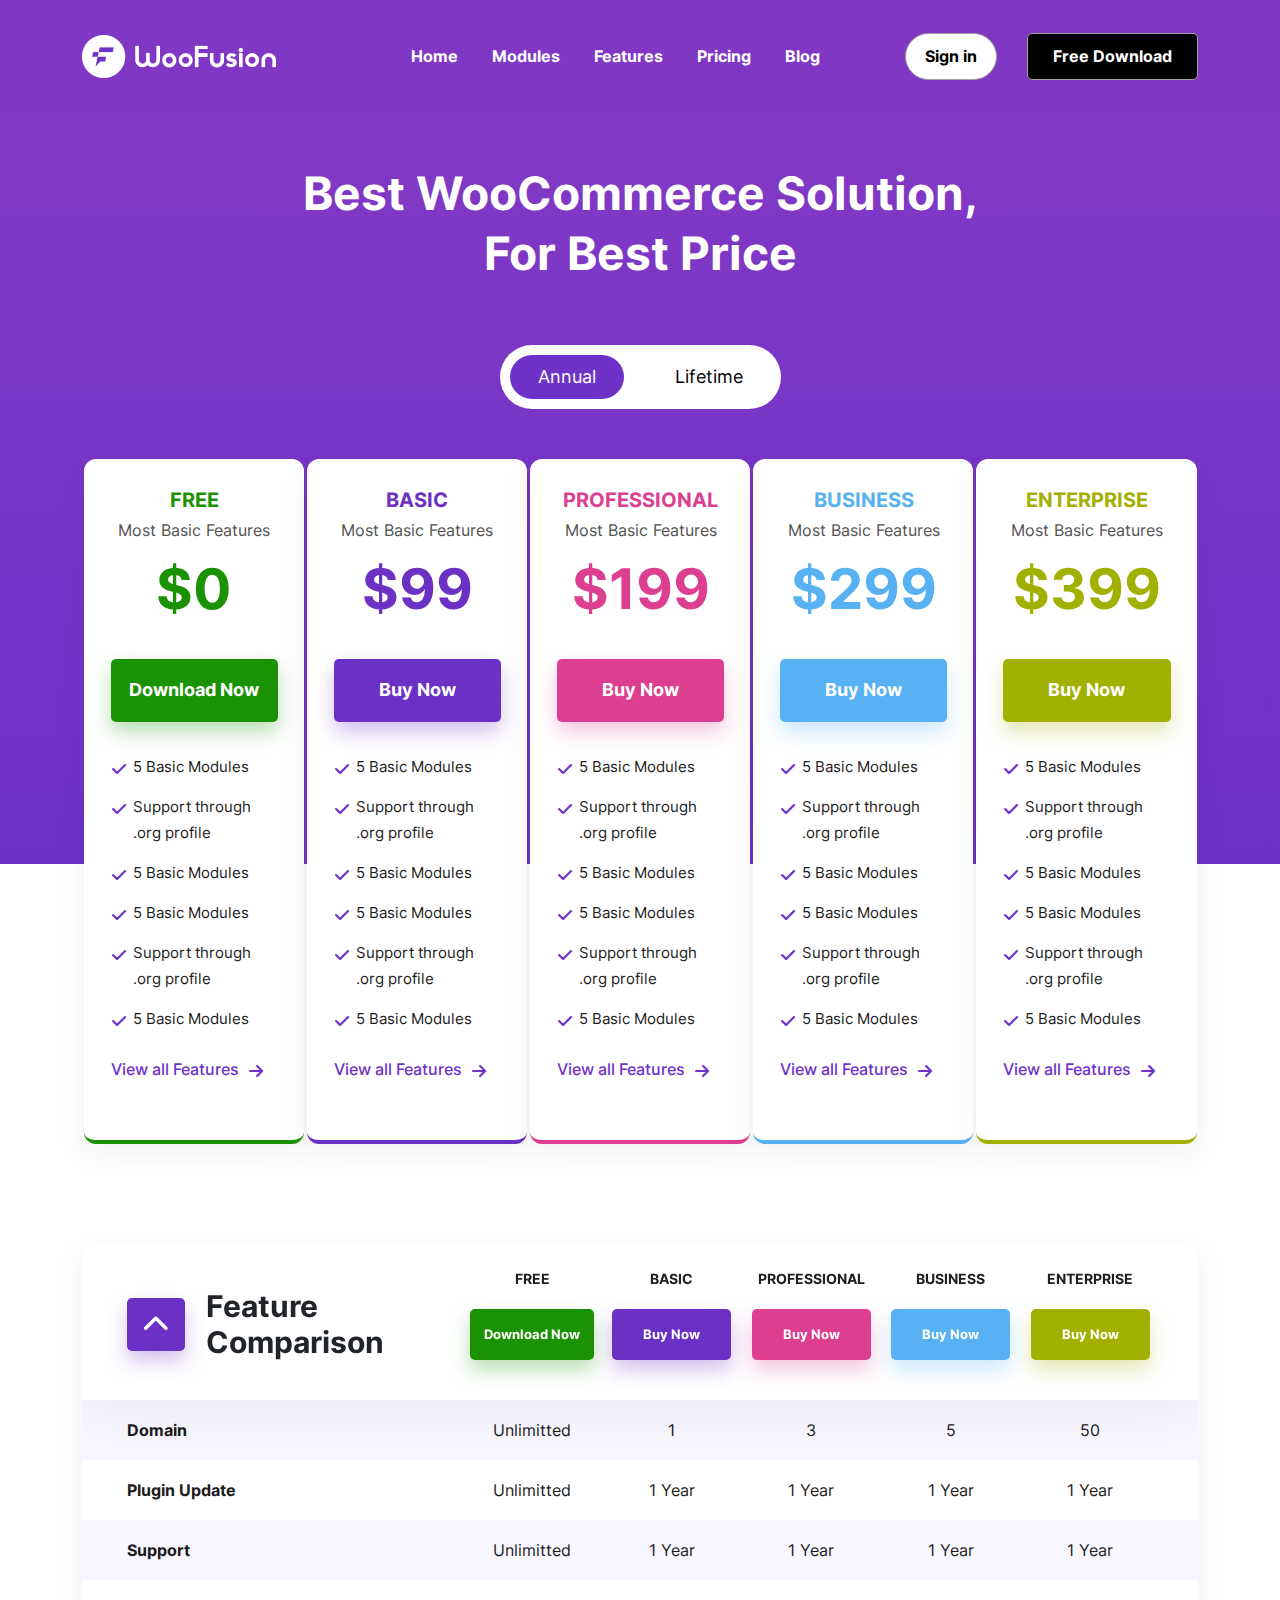
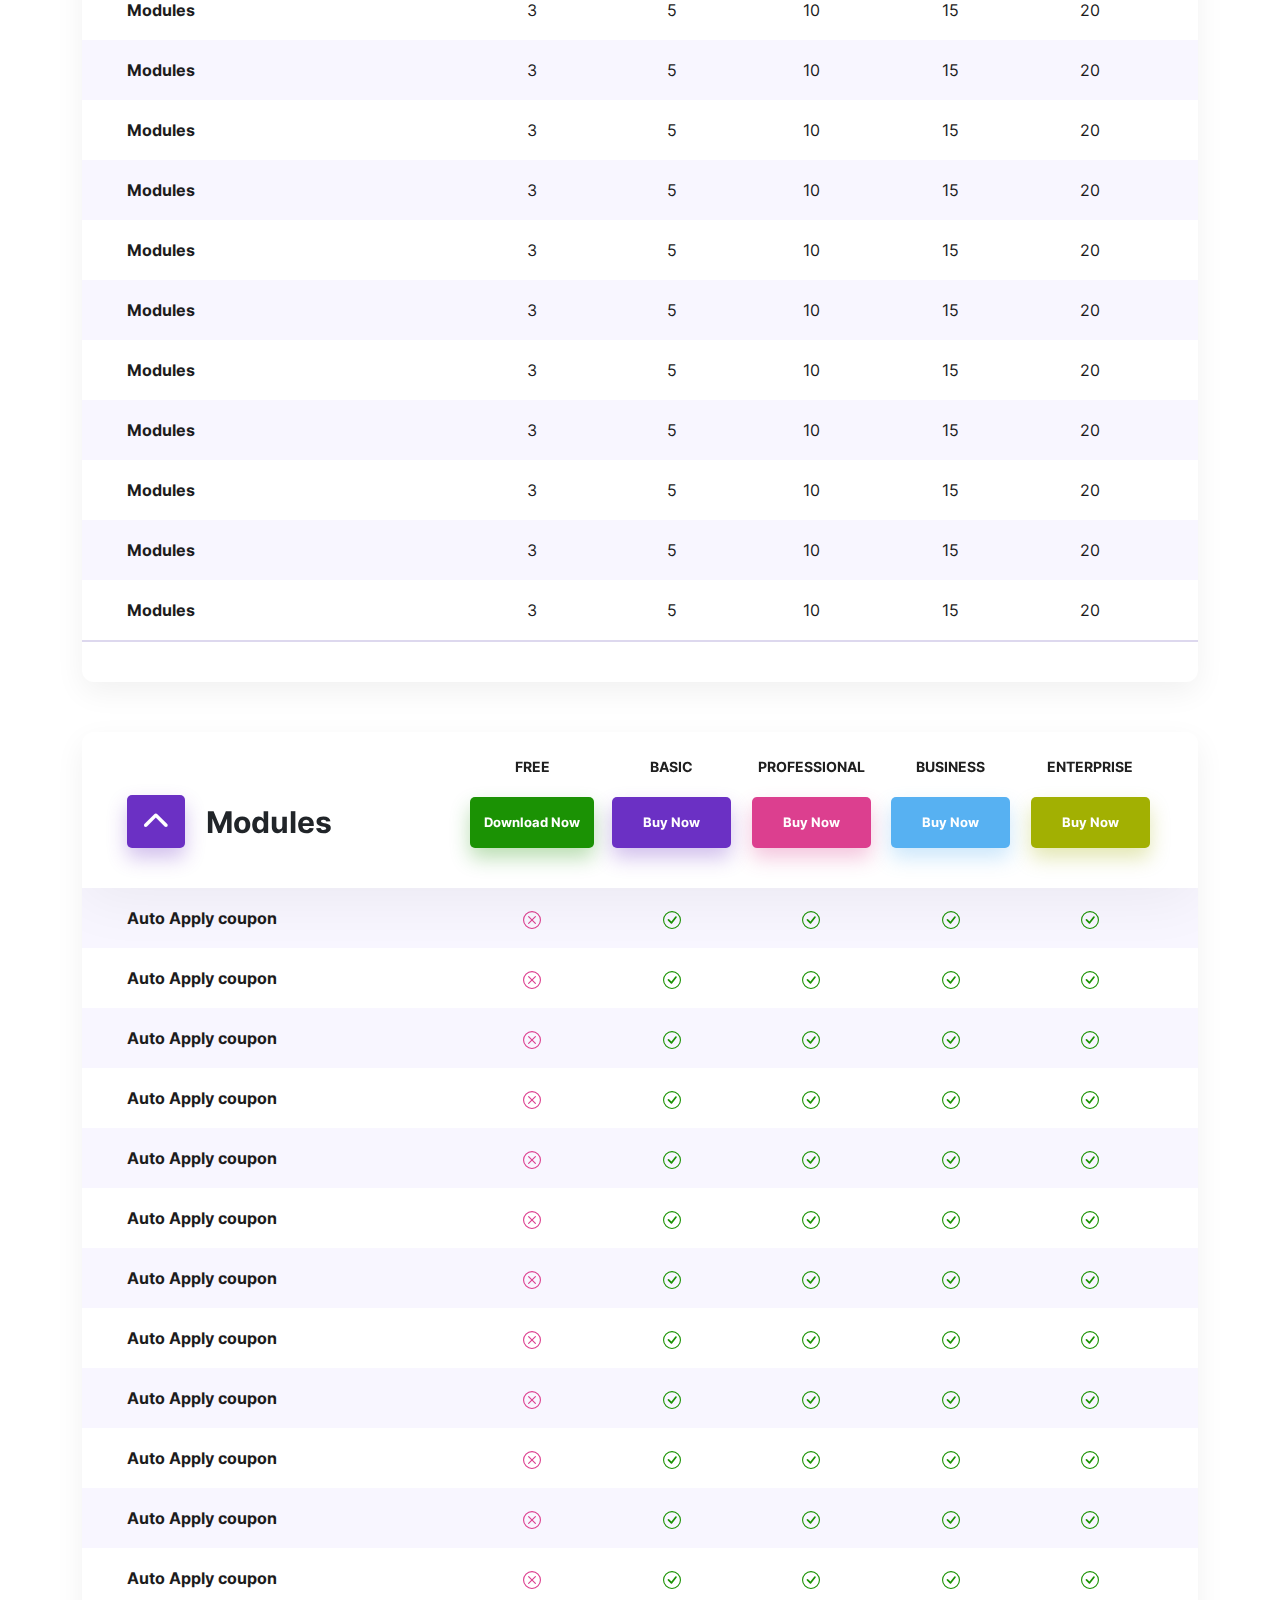
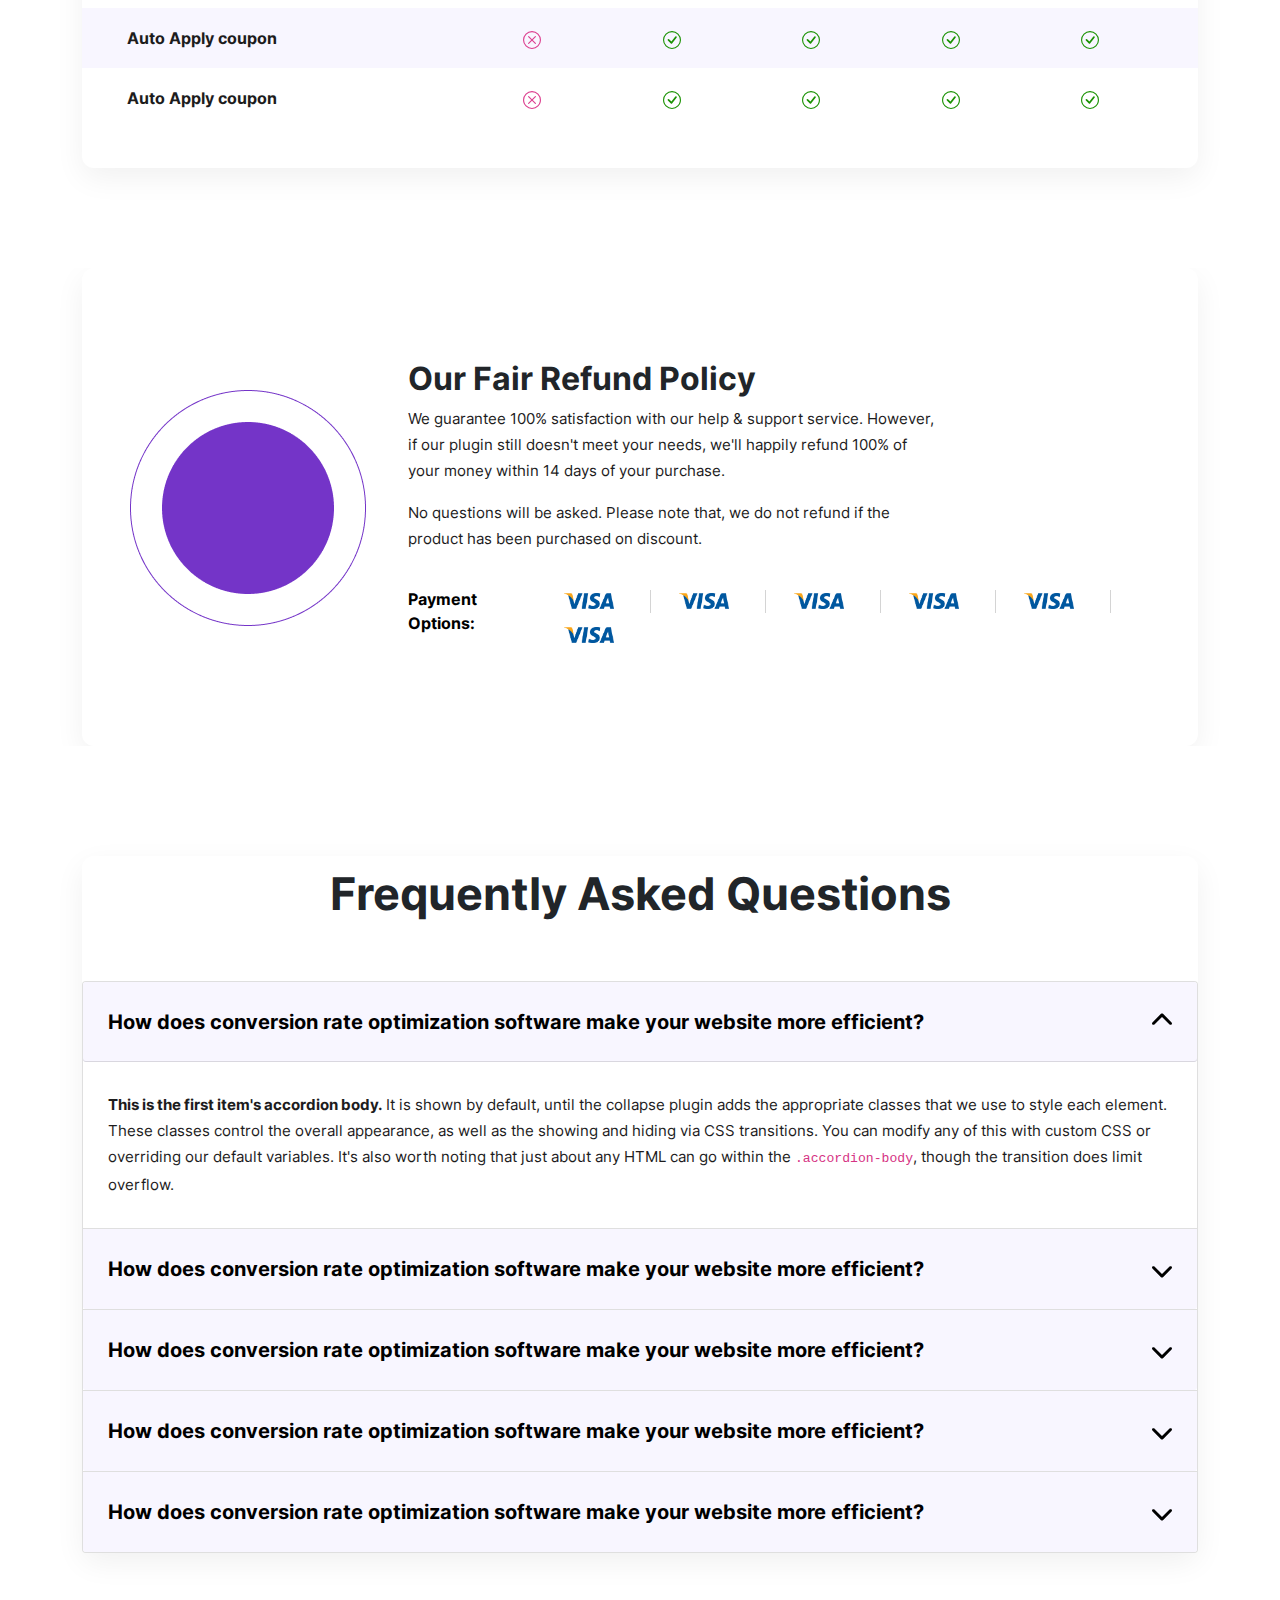
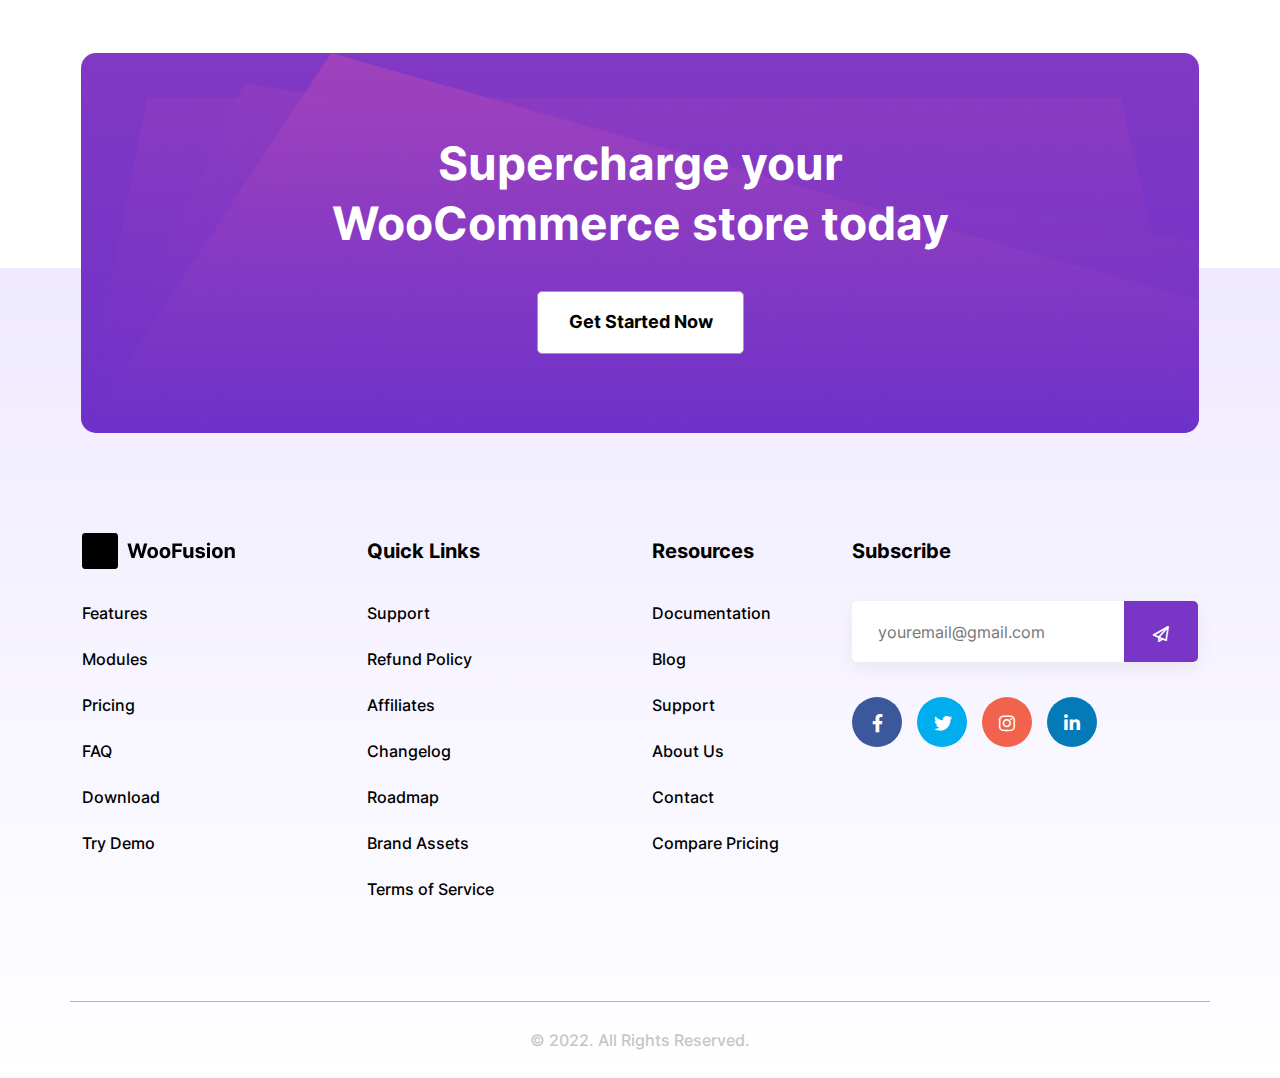
<file: pricing.html>
<!DOCTYPE html>
<html lang="en" class="no-js">
<head>
	<meta charset="UTF-8">
	<meta name="description" content="WooFusion Home Page">
	<meta name="viewport" content="width=device-width, initial-scale=1.0">
	
	<title>WooFusion Home Page</title>

	<!-- Favicon -->
	<link rel="shortcut icon" href="favicon.png" type="image/x-icon">


	<!-- All Css Files -->
	<link rel="stylesheet" href="assets/css/all.min.css">
	<link rel="stylesheet" href="assets/css/aos.css">
	<link rel="stylesheet" href="assets/css/bootstrap.min.css">
	<link rel="stylesheet" href="assets/css/bootstrap.min.css.map">
	<link rel="stylesheet" href="assets/css/style.css">
	<link rel="stylesheet" href="assets/css/responsive.css">

	
</head>
<body>

	<!-- Header Area -->
	<header class="header-area site-header pricing-header">
		<nav class="navbar navbar-expand-lg navbar-light">
		  	<div class="container">
			    <a class="navbar-brand" href="#"><img class="img-fluid" src="assets/images/woofusion-white1.png" alt="logo"></a>
				<button class="navbar-toggler" type="button" data-bs-toggle="collapse" data-bs-target="#navbarSupportedContent" aria-controls="navbarSupportedContent" aria-expanded="false" aria-label="Toggle navigation">
			      <span class="navbar-toggler-icon"></span>
			    </button>
			    <div class="collapse navbar-collapse" id="navbarSupportedContent">
			      	<ul class="navbar-nav me-auto mt-custom-btn mb-lg-0 ms-auto">
				        <li class="nav-item">
				          <a class="nav-link" aria-current="page" href="index.html">Home</a>
				        </li>
				        <li class="nav-item">
				          <a class="nav-link" href="modules.html">Modules</a>
				        </li>
				        <li class="nav-item">
				          <a class="nav-link" href="single-module.html" >Features</a>
				        </li>
				        <li class="nav-item">
				          <a class="nav-link" href="pricing.html">Pricing</a>
				        </li>
				        <li class="nav-item">
				          <a class="nav-link" href="wfn-blog.html">Blog</a>
				        </li>
			      	</ul>
			      	<form class="d-flex mt-custom-btn">
			        	<a href="#" class="btn btn-left-custom">Sign in</a>
			        	<a href="#" class="btn btn-right-custom">Free Download</a>
			      	</form>
			    </div>
		  	</div>
		</nav>	
	</header>
	<!-- Header Area End -->
	<!-- Pricing Banner text -->
	<div class="woofusion-pricing-banner-text">
		<div class="container">
			<div class="row">
				<h1 class="mt-50">Best WooCommerce Solution, For Best Price</h1>
			</div>
		</div>
	</div>
	<!-- Pricing Banner text End -->
		<!-- Pricing Area  -->
		<div class="woofusion-pricing-area text-center">
			<div class="woofusion-pricing-button">
				<div class="container">
					<div class="row">
						<div class="col-md-12">					
							<nav class="price-table-tab mb-50 mt-48">
	                            <div class="nav text-center justify-content-center" id="nav-tab" role="tablist">
	                                <button class="annual-tab active" id="nav-annual-tab" data-bs-toggle="tab" data-bs-target="#nav-annual" type="button" role="tab" aria-controls="nav-annual" aria-selected="true">Annual</button>
	                                <button class="life-time-tab" id="nav-lifetime-tab" data-bs-toggle="tab" data-bs-target="#nav-lifetime" type="button" role="tab" aria-controls="nav-lifetime" aria-selected="false">Lifetime</button>
	                            </div>
	                        </nav>
						</div>
					</div>
				</div>
			</div>
			<!-- Price Table Start -->
			<div class="tab-content" id="nav-tabContent">
				<div class="woofusion-pricing-table tab-pane show active" data-id="nav-annual" id="nav-annual" role="tabpanel" aria-labelledby="annual-tab">
					<div class="container"> 
						<div class="row">
							<div class="col-xl col-lg-6 col-md-6">
								<div class="pricing-table-item border-bottom-1">
									<div class="pricing-table-header">
										<h3>FREE</h3>
										<p>Most Basic Features</p>
									</div>
									<div class="pricing-table-price">
										<span>$0</span>
									</div>
									<div class="pricing-table-btn btn-mt-40">
										<a class="download-btn" href="#">Download Now</a>
									</div>
									<div class="pricing-table-features">
										<ul>
											<li>
												<i class="fa-solid fa-check"></i>
												<span>5 Basic Modules</span>
											</li>
											<li>
												<i class="fa-solid fa-check"></i>
												<span>Support through .org profile</span>
											</li>
											<li>
												<i class="fa-solid fa-check"></i>
												<span>5 Basic Modules</span>
											</li>
											<li>
												<i class="fa-solid fa-check"></i>
												<span>5 Basic Modules</span>
											</li>
											<li>
												<i class="fa-solid fa-check"></i>
												<span>Support through .org profile</span>
											</li>
											<li>
												<i class="fa-solid fa-check"></i>
												<span>5 Basic Modules</span>
											</li>
											<li class="pricing-table-see">
												<a href="#">View all Features</a>
												<i class="fa-solid fa-arrow-right"></i>
											</li>
										</ul>
									</div>
								</div>
							</div>
							<div class="col-xl col-lg-6 col-md-6">
								<div class="pricing-table-item border-bottom-2">
									<div class="pricing-table-header">
										<h3 class="color2">BASIC</h3>
										<p>Most Basic Features</p>
									</div>
									<div class="pricing-table-price">
										<span class="color2">$99</span>
									</div>
									<div class="pricing-table-btn btn-mt-40">
										<a class="bg-color2" href="#">Buy Now</a>
									</div>
									<div class="pricing-table-features">
										<ul>
											<li>
												<i class="fa-solid fa-check"></i>
												<span>5 Basic Modules</span>
											</li>
											<li>
												<i class="fa-solid fa-check"></i>
												<span>Support through .org profile</span>
											</li>
											<li>
												<i class="fa-solid fa-check"></i>
												<span>5 Basic Modules</span>
											</li>
											<li>
												<i class="fa-solid fa-check"></i>
												<span>5 Basic Modules</span>
											</li>
											<li>
												<i class="fa-solid fa-check"></i>
												<span>Support through .org profile</span>
											</li>
											<li>
												<i class="fa-solid fa-check"></i>
												<span>5 Basic Modules</span>
											</li>
											<li class="pricing-table-see">
												<a href="#">View all Features</a>
												<i class="fa-solid fa-arrow-right"></i>
											</li>
										</ul>
									</div>
								</div>
							</div>
							<div class="col-xl col-lg-6 col-md-6">
								<div class="pricing-table-item border-bottom-3">
									<div class="pricing-table-header">
										<h3 class="color3">PROFESSIONAL</h3>
										<p>Most Basic Features</p>
									</div>
									<div class="pricing-table-price">
										<span class="color3">$199</span>
									</div>
									<div class="pricing-table-btn btn-mt-40">
										<a class="bg-color3" href="#">Buy Now</a>
									</div>
									<div class="pricing-table-features">
										<ul>
											<li>
												<i class="fa-solid fa-check"></i>
												<span>5 Basic Modules</span>
											</li>
											<li>
												<i class="fa-solid fa-check"></i>
												<span>Support through .org profile</span>
											</li>
											<li>
												<i class="fa-solid fa-check"></i>
												<span>5 Basic Modules</span>
											</li>
											<li>
												<i class="fa-solid fa-check"></i>
												<span>5 Basic Modules</span>
											</li>
											<li>
												<i class="fa-solid fa-check"></i>
												<span>Support through .org profile</span>
											</li>
											<li>
												<i class="fa-solid fa-check"></i>
												<span>5 Basic Modules</span>
											</li>
											<li class="pricing-table-see">
												<a href="#">View all Features</a>
												<i class="fa-solid fa-arrow-right"></i>
											</li>
										</ul>
									</div>
								</div>
							</div>
							<div class="col-xl col-lg-6 col-md-6">
								<div class="pricing-table-item border-bottom-4">
									<div class="pricing-table-header">
										<h3 class="color4">BUSINESS</h3>
										<p>Most Basic Features</p>
									</div>
									<div class="pricing-table-price">
										<span class="color4">$299</span>
									</div>
									<div class="pricing-table-btn btn-mt-40">
										<a class="bg-color4" href="#">Buy Now</a>
									</div>
									<div class="pricing-table-features">
										<ul>
											<li>
												<i class="fa-solid fa-check"></i>
												<span>5 Basic Modules</span>
											</li>
											<li>
												<i class="fa-solid fa-check"></i>
												<span>Support through .org profile</span>
											</li>
											<li>
												<i class="fa-solid fa-check"></i>
												<span>5 Basic Modules</span>
											</li>
											<li>
												<i class="fa-solid fa-check"></i>
												<span>5 Basic Modules</span>
											</li>
											<li>
												<i class="fa-solid fa-check"></i>
												<span>Support through .org profile</span>
											</li>
											<li>
												<i class="fa-solid fa-check"></i>
												<span>5 Basic Modules</span>
											</li>
											<li class="pricing-table-see">
												<a href="#">View all Features</a>
												<i class="fa-solid fa-arrow-right"></i>
											</li>
										</ul>
									</div>
								</div>
							</div>
							<div class="col-xl col-lg-6 col-md-6">
								<div class="pricing-table-item border-bottom-5">
									<div class="pricing-table-header">
										<h3 class="color5">ENTERPRISE</h3>
										<p>Most Basic Features</p>
									</div>
									<div class="pricing-table-price">
										<span class="color5">$399</span>
									</div>
									<div class="pricing-table-btn btn-mt-40">
										<a class="bg-color5" href="#">Buy Now</a>
									</div>
									<div class="pricing-table-features">
										<ul>
											<li>
												<i class="fa-solid fa-check"></i>
												<span>5 Basic Modules</span>
											</li>
											<li>
												<i class="fa-solid fa-check"></i>
												<span>Support through .org profile</span>
											</li>
											<li>
												<i class="fa-solid fa-check"></i>
												<span>5 Basic Modules</span>
											</li>
											<li>
												<i class="fa-solid fa-check"></i>
												<span>5 Basic Modules</span>
											</li>
											<li>
												<i class="fa-solid fa-check"></i>
												<span>Support through .org profile</span>
											</li>
											<li>
												<i class="fa-solid fa-check"></i>
												<span>5 Basic Modules</span>
											</li>
											<li class="pricing-table-see">
												<a href="#">View all Features</a>
												<i class="fa-solid fa-arrow-right"></i>
											</li>
										</ul>
									</div>
								</div>
							</div>
						</div>
						<div class="row">
							<div class="col-lg-12">
								<!-- Pricing Feature Annual -->
								<div class="woofusion-features">
									<div data-pricing-feature-item class="woofusion-pricing-features-items active">
										<table class="woofusion-features-table">
											<thead class="tableFloatingHeaderOriginal">
												<tr>
													<th class="table-head-left" style="min-width: 328px; max-width: 328px;"> 
														<div class="woofusion-features-header">
															<span><i class="fa-solid fa-chevron-up"></i></span>
															<h3>Feature <br> Comparison</h3>
														</div>
													</th>
													<th style="min-width: 125px; max-width: 125px;">
														<div class="woofusion-features-header features-package-header">
															<span class="woofusion-features-package">Free</span>
															<a class="features-download-btn bg-color1" href="#">Download Now</a>
														</div>
													</th>
													<th style="min-width: 125px; max-width: 125px;">
														<div class="woofusion-features-header features-package-header">
															<span class="woofusion-features-package">Basic</span>
															<a class="features-download-btn bg-color2" href="#">Buy Now</a>
														</div>
													</th>
													<th style="min-width: 125px; max-width: 125px;">
														<div class="woofusion-features-header features-package-header">
															<span class="woofusion-features-package">Professional</span>
															<a class="features-download-btn bg-color3" href="#">Buy Now</a>
														</div>
													</th>
													<th style="min-width: 125px; max-width: 125px;">
														<div class="woofusion-features-header features-package-header">
															<span class="woofusion-features-package">Business</span>
															<a class="features-download-btn bg-color4" href="#">Buy Now</a>
														</div>
													</th>
													<th style="min-width: 125px; max-width: 125px;">
														<div class="woofusion-features-header features-package-header">
															<span class="woofusion-features-package">Enterprise</span>
															<a class="features-download-btn bg-color5" href="#">Buy Now</a>
														</div>
													</th>
												</tr>
											</thead>
											<tbody class="feature-table-body">
												<tr class="domain-bg">
													<td class="text-start" style="min-width: 328px; max-width: 328px;"><a href="/features/tasks"><b>Domain</b></a></td>
													<td class="text-center" style="min-width: 125px; max-width: 125px;"><a href="#">Unlimitted</a></td>
													<td class="text-center" style="min-width: 125px; max-width: 125px;"><a href="#">1</a></td>
													<td class="text-center" style="min-width: 125px; max-width: 125px;"><a href="#">3</a></td>
													<td class="text-center" style="min-width: 125px; max-width: 125px;"><a href="#">5</a></td>
													<td class="text-center" style="min-width: 125px; max-width: 125px;"><a href="#">50</a></td>
												</tr>
												<tr class="domain-pd">
													<td scope="" class="text-start" style="min-width: 328px; max-width: 328px;"><a href="/features/tasks"><b>Plugin Update</b></a></td>
													<td class="text-center" style="min-width: 125px; max-width: 125px;"><a href="#">Unlimitted</a></td>
													<td class="text-center" style="min-width: 125px; max-width: 125px;"><a href="#">1 Year</a></td>
													<td class="text-center" style="min-width: 125px; max-width: 125px;"><a href="#">1 Year</a></td>
													<td class="text-center" style="min-width: 125px; max-width: 125px;"><a href="#">1 Year</a></td>
													<td class="text-center" style="min-width: 125px; max-width: 125px;"><a href="#">1 Year</a></td>
												</tr>
												<tr class="domain-bg">
													<td class="text-start" style="min-width: 328px; max-width: 328px;"><a href="/features/tasks"><b>Support</b></a></td>
													<td class="text-center" style="min-width: 125px; max-width: 125px;"><a href="#">Unlimitted</a></td>
													<td class="text-center" style="min-width: 125px; max-width: 125px;"><a href="#">1 Year</a></td>
													<td class="text-center" style="min-width: 125px; max-width: 125px;"><a href="#">1 Year</a></td>
													<td class="text-center" style="min-width: 125px; max-width: 125px;"><a href="#">1 Year</a></td>
													<td class="text-center" style="min-width: 125px; max-width: 125px;"><a href="#">1 Year</a></td>
												</tr>
												<tr class="domain-pd">
													<td class="text-start" style="min-width: 328px; max-width: 328px;"><a href="/features/tasks"><b>Modules</b></a></td>
													<td class="text-center" style="min-width: 125px; max-width: 125px;"><a href="#">3</a></td>
													<td class="text-center" style="min-width: 125px; max-width: 125px;"><a href="#">5</a></td>
													<td class="text-center" style="min-width: 125px; max-width: 125px;"><a href="#">10</a></td>
													<td class="text-center" style="min-width: 125px; max-width: 125px;"><a href="#">15</a></td>
													<td class="text-center" style="min-width: 125px; max-width: 125px;"><a href="#">20</a></td>
												</tr>
												<tr class="domain-bg">
													<td class="text-start" style="min-width: 328px; max-width: 328px;"><a href="/features/tasks"><b>Modules</b></a></td>
													<td class="text-center" style="min-width: 125px; max-width: 125px;"><a href="#">3</a></td>
													<td class="text-center" style="min-width: 125px; max-width: 125px;"><a href="#">5</a></td>
													<td class="text-center" style="min-width: 125px; max-width: 125px;"><a href="#">10</a></td>
													<td class="text-center" style="min-width: 125px; max-width: 125px;"><a href="#">15</a></td>
													<td class="text-center" style="min-width: 125px; max-width: 125px;"><a href="#">20</a></td>
												</tr>
												<tr class="domain-pd">
													<td class="text-start" style="min-width: 328px; max-width: 328px;"><a href="/features/tasks"><b>Modules</b></a></td>
													<td class="text-center" style="min-width: 125px; max-width: 125px;"><a href="#">3</a></td>
													<td class="text-center" style="min-width: 125px; max-width: 125px;"><a href="#">5</a></td>
													<td class="text-center" style="min-width: 125px; max-width: 125px;"><a href="#">10</a></td>
													<td class="text-center" style="min-width: 125px; max-width: 125px;"><a href="#">15</a></td>
													<td class="text-center" style="min-width: 125px; max-width: 125px;"><a href="#">20</a></td>
												</tr>
												<tr class="domain-bg">
													<td class="text-start" style="min-width: 328px; max-width: 328px;"><a href="/features/tasks"><b>Modules</b></a></td>
													<td class="text-center" style="min-width: 125px; max-width: 125px;"><a href="#">3</a></td>
													<td class="text-center" style="min-width: 125px; max-width: 125px;"><a href="#">5</a></td>
													<td class="text-center" style="min-width: 125px; max-width: 125px;"><a href="#">10</a></td>
													<td class="text-center" style="min-width: 125px; max-width: 125px;"><a href="#">15</a></td>
													<td class="text-center" style="min-width: 125px; max-width: 125px;"><a href="#">20</a></td>
												</tr>
												<tr class="domain-pd">
													<td class="text-start" style="min-width: 328px; max-width: 328px;"><a href="/features/tasks"><b>Modules</b></a></td>
													<td class="text-center" style="min-width: 125px; max-width: 125px;"><a href="#">3</a></td>
													<td class="text-center" style="min-width: 125px; max-width: 125px;"><a href="#">5</a></td>
													<td class="text-center" style="min-width: 125px; max-width: 125px;"><a href="#">10</a></td>
													<td class="text-center" style="min-width: 125px; max-width: 125px;"><a href="#">15</a></td>
													<td class="text-center" style="min-width: 125px; max-width: 125px;"><a href="#">20</a></td>
												</tr>
												<tr class="domain-bg">
													<td class="text-start" style="min-width: 328px; max-width: 328px;"><a href="/features/tasks"><b>Modules</b></a></td>
													<td class="text-center" style="min-width: 125px; max-width: 125px;"><a href="#">3</a></td>
													<td class="text-center" style="min-width: 125px; max-width: 125px;"><a href="#">5</a></td>
													<td class="text-center" style="min-width: 125px; max-width: 125px;"><a href="#">10</a></td>
													<td class="text-center" style="min-width: 125px; max-width: 125px;"><a href="#">15</a></td>
													<td class="text-center" style="min-width: 125px; max-width: 125px;"><a href="#">20</a></td>
												</tr>
												<tr class="domain-pd">
													<td class="text-start" style="min-width: 328px; max-width: 328px;"><a href="/features/tasks"><b>Modules</b></a></td>
													<td class="text-center" style="min-width: 125px; max-width: 125px;"><a href="#">3</a></td>
													<td class="text-center" style="min-width: 125px; max-width: 125px;"><a href="#">5</a></td>
													<td class="text-center" style="min-width: 125px; max-width: 125px;"><a href="#">10</a></td>
													<td class="text-center" style="min-width: 125px; max-width: 125px;"><a href="#">15</a></td>
													<td class="text-center" style="min-width: 125px; max-width: 125px;"><a href="#">20</a></td>
												</tr>
												<tr class="domain-bg">
													<td class="text-start" style="min-width: 328px; max-width: 328px;"><a href="/features/tasks"><b>Modules</b></a></td>
													<td class="text-center" style="min-width: 125px; max-width: 125px;"><a href="#">3</a></td>
													<td class="text-center" style="min-width: 125px; max-width: 125px;"><a href="#">5</a></td>
													<td class="text-center" style="min-width: 125px; max-width: 125px;"><a href="#">10</a></td>
													<td class="text-center" style="min-width: 125px; max-width: 125px;"><a href="#">15</a></td>
													<td class="text-center" style="min-width: 125px; max-width: 125px;"><a href="#">20</a></td>
												</tr>
												<tr class="domain-pd">
													<td class="text-start" style="min-width: 328px; max-width: 328px;"><a href="/features/tasks"><b>Modules</b></a></td>
													<td class="text-center" style="min-width: 125px; max-width: 125px;"><a href="#">3</a></td>
													<td class="text-center" style="min-width: 125px; max-width: 125px;"><a href="#">5</a></td>
													<td class="text-center" style="min-width: 125px; max-width: 125px;"><a href="#">10</a></td>
													<td class="text-center" style="min-width: 125px; max-width: 125px;"><a href="#">15</a></td>
													<td class="text-center" style="min-width: 125px; max-width: 125px;"><a href="#">20</a></td>
												</tr>
												<tr class="domain-bg">
													<td class="text-start" style="min-width: 328px; max-width: 328px;"><a href="/features/tasks"><b>Modules</b></a></td>
													<td class="text-center" style="min-width: 125px; max-width: 125px;"><a href="#">3</a></td>
													<td class="text-center" style="min-width: 125px; max-width: 125px;"><a href="#">5</a></td>
													<td class="text-center" style="min-width: 125px; max-width: 125px;"><a href="#">10</a></td>
													<td class="text-center" style="min-width: 125px; max-width: 125px;"><a href="#">15</a></td>
													<td class="text-center" style="min-width: 125px; max-width: 125px;"><a href="#">20</a></td>
												</tr>
												<tr class="domain-pd domain-border">
													<td class="text-start" style="min-width: 328px; max-width: 328px;"><a href="/features/tasks"><b>Modules</b></a></td>
													<td class="text-center" style="min-width: 125px; max-width: 125px;"><a href="#">3</a></td>
													<td class="text-center" style="min-width: 125px; max-width: 125px;"><a href="#">5</a></td>
													<td class="text-center" style="min-width: 125px; max-width: 125px;"><a href="#">10</a></td>
													<td class="text-center" style="min-width: 125px; max-width: 125px;"><a href="#">15</a></td>
													<td class="text-center" style="min-width: 125px; max-width: 125px;"><a href="#">20</a></td>
												</tr>
											</tbody>
										</table>
										<div class="woofusion_pricing-features__item-wrapper">
										    <div class="woofusion_pricing-features__title-wrapper">
										       <div class="woofusion-features-header">
													<span><i class="fa-solid fa-chevron-down"></i></span>
													<h3>Feature <br> Comparison</h3>
												</div>
										    </div>
								        	<div class="woofusion_pricing-features__label">
								        		<a class="features-wrapper-btn bg-color2" href="#">25 features</a>
								        	</div>
								        </div>
									</div>
								</div> <!-- /.woofusion-features -->
								<!-- Pricing Feature Annual End-->

								<!-- Pricing Feature Mobile Annual-->
								<div class="pricing-features-mobile mt-5">
									<div class="woofusion-pricing-plan-free-package mb-5">
										<div class="woofusion-pricing-plan-free text-center pricing-table-header">
				                            <h3 class="woofusion-features-package color1">Free</h3>
				                            <div class="pricing-table-btn">
				                            	<a class="features-download-btn bg-color1" href="#">Buy Now</a>
				                            </div>
										</div>
										<div class="woofusion-pricing-features-items-mobile">
											<div data-pricing-feature-item class="woofusion-pricing-features-items active">
											<table class="woofusion-features-table">
												<thead class="tableFloatingHeaderOriginal">
													<tr>
														<th class="table-head-left" style="min-width: 328px; max-width: 328px;"> 
															<div class="woofusion-features-header">
																<h3>Feature <br> Comparison</h3>
															</div>
														</th>
														<th style="min-width: 125px; max-width: 125px;">
															<div class="woofusion-features-header features-package-header">
																<span><i class="fa-solid fa-chevron-up bg-color1"></i></span>
															</div>
														</th>
													</tr>
												</thead>
												<tbody class="feature-table-body">
													<tr class="domain-bg">
														<td class="text-start" style="min-width: 328px; max-width: 328px;"><a href="/features/tasks"><b>Domain</b></a></td>
														<td class="text-center" style="min-width: 125px; max-width: 125px;"><a href="#">1</a></td>
													</tr>
													<tr class="domain-pd">
														<td class="text-start" style="min-width: 328px; max-width: 328px;"><a href="/features/tasks"><b>Plugin Update</b></a></td>
														<td class="text-center" style="min-width: 125px; max-width: 125px;"><a href="#">1 Year</a></td>							
													</tr>
													<tr class="domain-bg">
														<td class="text-start" style="min-width: 328px; max-width: 328px;"><a href="/features/tasks"><b>Support</b></a></td>
														<td class="text-center" style="min-width: 125px; max-width: 125px;"><a href="#">Unlimited</a></td>
														
													</tr>
													<tr class="domain-pd domain-border">
														<td class="text-start" style="min-width: 328px; max-width: 328px;"><a href="/features/tasks"><b>Module</b></a></td>
														<td class="text-center" style="min-width: 125px; max-width: 125px;"><a href="#">Unlimited</a></td>
														
													</tr>
												</tbody>
												</table>
												<div class="woofusion_pricing-features__item-wrapper">
												    <div class="woofusion_pricing-features__title-wrapper">
												       <div class="woofusion-features-header">
															<h3>Feature <br> Comparison</h3>
														</div>
												    </div>
										        	<div class="woofusion_pricing-features__label woofusion-features-header">
										        		<span><i class="fa-solid fa-chevron-down color1"></i></span>
										        	</div>
										        </div>
											</div>
										</div>
										<div class="woofusion-pricing-features-items-mobile">
											<div data-pricing-feature-item class="woofusion-pricing-features-items active">
											<table class="woofusion-features-table">
												<thead class="tableFloatingHeaderOriginal">
													<tr>
														<th class="table-head-left" scope="" style="min-width: 328px; max-width: 328px;"> 
															<div class="woofusion-features-header">
																<h3>Modules</h3>
															</div>
														</th>
														<th scope="" style="min-width: 125px; max-width: 125px;">
															<div class="woofusion-features-header features-package-header">
																<span><i class="fa-solid fa-chevron-up bg-color1"></i></span>
															</div>
														</th>
													</tr>
												</thead>
												<tbody class="feature-table-body">
													<tr class="domain-bg">
														<td class="col text-start"><a href="/features/tasks"><b>Auto Apply Coupons</b></a></td>
														<td class="col pricing-plan-free-mobile-right"><a href="#"><i class="fa-solid fa-check"></i></a></td></i></a></td>
													<tr class="domain-pd">
														<td class="col text-start"><a href="/features/tasks"><b>Auto Apply Coupons</b></a></td>
														<td class="col pricing-plan-free-mobile-right"><a href="#"><i class="fa-solid fa-check"></i></a></td>
													</tr>
													<tr class="domain-bg">
														<td class="col text-start"><a href="/features/tasks"><b>Auto Apply Coupons</b></a></td>
														<td class="col pricing-plan-free-mobile-right"><a href="#"><i class="fa-solid fa-check"></i></a></td>
													</tr>
												</tbody>
												</table>
												<div class="woofusion_pricing-features__item-wrapper">
												    <div class="woofusion_pricing-features__title-wrapper">
												       <div class="woofusion-features-header">
															<h3>Modules</h3>
														</div>
												    </div>
										        	<div class="woofusion_pricing-features__label woofusion-features-header">
										        		<span><i class="fa-solid fa-chevron-down color1"></i></span>
										        	</div>
										        </div>
											</div>
										</div>
									</div> <!-- /.woofusion-pricing-plan-free-package -->
									<div class="woofusion-pricing-plan-basic-package mb-5">
										<div class="woofusion-pricing-plan-free text-center pricing-table-header">
				                            <h3 class="woofusion-features-package color2">Basic</h3>
				                            <div class="pricing-table-btn">
				                            	<a class="features-download-btn bg-color2" href="#">Buy Now</a>
				                            </div>
										</div>
										<div class="woofusion-pricing-features-items-mobile">
											<div data-pricing-feature-item class="woofusion-pricing-features-items active">
											<table class="woofusion-features-table">
												<thead class="tableFloatingHeaderOriginal">
													<tr>
														<th class="table-head-left" style="min-width: 328px; max-width: 328px;"> 
															<div class="woofusion-features-header">
																<h3>Feature <br> Comparison</h3>
															</div>
														</th>
														<th scope="" style="min-width: 125px; max-width: 125px;">
															<div class="woofusion-features-header features-package-header">
																<span><i class="fa-solid fa-chevron-up bg-color2"></i></span>
															</div>
														</th>
													</tr>
												</thead>
												<tbody class="feature-table-body">
													<tr class="domain-bg">
														<td class="text-start" style="min-width: 328px; max-width: 328px;"><a href="/features/tasks"><b>Domain</b></a></td>
														<td class="text-center" style="min-width: 125px; max-width: 125px;"><a href="#">1</a></td>
													</tr>
													<tr class="domain-pd">
														<td class="text-start" style="min-width: 328px; max-width: 328px;"><a href="/features/tasks"><b>Plugin Update</b></a></td>
														<td class="text-center" style="min-width: 125px; max-width: 125px;"><a href="#">1 Year</a></td>							
													</tr>
													<tr class="domain-bg">
														<td class="text-start" style="min-width: 328px; max-width: 328px;"><a href="/features/tasks"><b>Support</b></a></td>
														<td class="text-center" style="min-width: 125px; max-width: 125px;"><a href="#">Unlimited</a></td>
														
													</tr>
													<tr class="domain-pd domain-border">
														<td class="text-start" style="min-width: 328px; max-width: 328px;"><a href="/features/tasks"><b>Module</b></a></td>
														<td class="text-center" style="min-width: 125px; max-width: 125px;"><a href="#">Unlimited</a></td>
														
													</tr>
												</tbody>
												</table>
												<div class="woofusion_pricing-features__item-wrapper">
												    <div class="woofusion_pricing-features__title-wrapper">
												       <div class="woofusion-features-header">
															<h3>Feature <br> Comparison</h3>
														</div>
												    </div>
										        	<div class="woofusion_pricing-features__label woofusion-features-header">
										        		<span><i class="fa-solid fa-chevron-down color2"></i></span>
										        	</div>
										        </div>
											</div>
										</div>
										<div class="woofusion-pricing-features-items-mobile">
											<div data-pricing-feature-item class="woofusion-pricing-features-items active">
											<table class="woofusion-features-table">
												<thead class="tableFloatingHeaderOriginal">
													<tr>
														<th class="table-head-left" style="min-width: 328px; max-width: 328px;"> 
															<div class="woofusion-features-header">
																<h3>Modules</h3>
															</div>
														</th>
														<th style="min-width: 125px; max-width: 125px;">
															<div class="woofusion-features-header features-package-header">
																<span><i class="fa-solid fa-chevron-up bg-color2"></i></span>
															</div>
														</th>
													</tr>
												</thead>
												<tbody class="feature-table-body">
													<tr class="domain-bg">
														<td class="col text-start"><a href="/features/tasks"><b>Auto Apply Coupons</b></a></td>
														<td class="col pricing-plan-free-mobile-right"><a href="#"><i class="fa-solid fa-check"></i></a></td></i></a></td>
													<tr class="domain-pd">
														<td class="col text-start"><a href="/features/tasks"><b>Auto Apply Coupons</b></a></td>
														<td class="col pricing-plan-free-mobile-right"><a href="#"><i class="fa-solid fa-check"></i></a></td>
													</tr>
													<tr class="domain-bg">
														<td class="col text-start"><a href="/features/tasks"><b>Auto Apply Coupons</b></a></td>
														<td class="col pricing-plan-free-mobile-right"><a href="#"><i class="fa-solid fa-check"></i></a></td>
													</tr>
												</tbody>
												</table>
												<div class="woofusion_pricing-features__item-wrapper">
												    <div class="woofusion_pricing-features__title-wrapper">
												       <div class="woofusion-features-header">
															<h3>Modules</h3>
														</div>
												    </div>
										        	<div class="woofusion_pricing-features__label woofusion-features-header">
										        		<span><i class="fa-solid fa-chevron-down color2"></i></span>
										        	</div>
										        </div>
											</div>
										</div>
									</div> <!-- /.woofusion-pricing-plan-basic-package -->
									<div class="woofusion-pricing-plan-professional-package mb-5">
										<div class="woofusion-pricing-plan-free text-center pricing-table-header">
				                            <h3 class="woofusion-features-package color3">Professional</h3>
				                            <div class="pricing-table-btn">
				                            	<a class="features-download-btn bg-color3" href="#">Buy Now</a>
				                            </div>
										</div>
										<div class="woofusion-pricing-features-items-mobile">
											<div data-pricing-feature-item class="woofusion-pricing-features-items active">
											<table class="woofusion-features-table">
												<thead class="tableFloatingHeaderOriginal">
													<tr>
														<th class="table-head-left" scope="" style="min-width: 328px; max-width: 328px;"> 
															<div class="woofusion-features-header">
																<h3>Feature <br> Comparison</h3>
															</div>
														</th>
														<th scope="" style="min-width: 125px; max-width: 125px;">
															<div class="woofusion-features-header features-package-header">
																<span><i class="fa-solid fa-chevron-up bg-color3"></i></span>
															</div>
														</th>
													</tr>
												</thead>
												<tbody class="feature-table-body">
													<tr class="domain-bg">
														<td class="text-start" style="min-width: 328px; max-width: 328px;"><a href="/features/tasks"><b>Domain</b></a></td>
														<td class="text-center" style="min-width: 125px; max-width: 125px;"><a href="#">1</a></td>
													</tr>
													<tr class="domain-pd">
														<td class="text-start" style="min-width: 328px; max-width: 328px;"><a href="/features/tasks"><b>Plugin Update</b></a></td>
														<td class="text-center" style="min-width: 125px; max-width: 125px;"><a href="#">1 Year</a></td>							
													</tr>
													<tr class="domain-bg">
														<td class="text-start" style="min-width: 328px; max-width: 328px;"><a href="/features/tasks"><b>Support</b></a></td>
														<td class="text-center" style="min-width: 125px; max-width: 125px;"><a href="#">Unlimited</a></td>
														
													</tr>
													<tr class="domain-pd domain-border">
														<td class="text-start" style="min-width: 328px; max-width: 328px;"><a href="/features/tasks"><b>Module</b></a></td>
														<td class="text-center" style="min-width: 125px; max-width: 125px;"><a href="#">Unlimited</a></td>
														
													</tr>
												</tbody>
												</table>
												<div class="woofusion_pricing-features__item-wrapper">
												    <div class="woofusion_pricing-features__title-wrapper">
												       <div class="woofusion-features-header">
															<h3>Feature <br> Comparison</h3>
														</div>
												    </div>
										        	<div class="woofusion_pricing-features__label woofusion-features-header">
										        		<span><i class="fa-solid fa-chevron-down color3"></i></span>
										        	</div>
										        </div>
											</div>
										</div>
										<div class="woofusion-pricing-features-items-mobile">
											<div data-pricing-feature-item class="woofusion-pricing-features-items active">
											<table class="woofusion-features-table">
												<thead class="tableFloatingHeaderOriginal">
													<tr>
														<th class="table-head-left" scope="" style="min-width: 328px; max-width: 328px;"> 
															<div class="woofusion-features-header">
																<h3>Modules</h3>
															</div>
														</th>
														<th scope="" style="min-width: 125px; max-width: 125px;">
															<div class="woofusion-features-header features-package-header">
																<span><i class="fa-solid fa-chevron-up bg-color3"></i></span>
															</div>
														</th>
													</tr>
												</thead>
												<tbody class="feature-table-body">
													<tr class="domain-bg">
														<td class="col text-start"><a href="/features/tasks"><b>Auto Apply Coupons</b></a></td>
														<td class="col pricing-plan-free-mobile-right"><a href="#"><i class="fa-solid fa-check"></i></a></td></i></a></td>
													<tr class="domain-pd">
														<td class="col text-start"><a href="/features/tasks"><b>Auto Apply Coupons</b></a></td>
														<td class="col pricing-plan-free-mobile-right"><a href="#"><i class="fa-solid fa-check"></i></a></td>
													</tr>
													<tr class="domain-bg">
														<td class="col text-start"><a href="/features/tasks"><b>Auto Apply Coupons</b></a></td>
														<td class="col pricing-plan-free-mobile-right"><a href="#"><i class="fa-solid fa-check"></i></a></td>
													</tr>
												</tbody>
												</table>
												<div class="woofusion_pricing-features__item-wrapper">
												    <div class="woofusion_pricing-features__title-wrapper">
												       <div class="woofusion-features-header">
															<h3>Modules</h3>
														</div>
												    </div>
										        	<div class="woofusion_pricing-features__label woofusion-features-header">
										        		<span><i class="fa-solid fa-chevron-down color3"></i></span>
										        	</div>
										        </div>
											</div>
										</div>
									</div> <!-- /.woofusion-pricing-plan-Professional-package -->
									<div class="woofusion-pricing-plan-Business-package mb-5">
										<div class="woofusion-pricing-plan-free text-center pricing-table-header">
				                            <h3 class="woofusion-features-package color4">Business</h3>
				                            <div class="pricing-table-btn">
				                            	<a class="features-download-btn bg-color4" href="#">Buy Now</a>
				                            </div>
										</div>
										<div class="woofusion-pricing-features-items-mobile">
											<div data-pricing-feature-item class="woofusion-pricing-features-items active">
											<table class="woofusion-features-table">
												<thead class="tableFloatingHeaderOriginal">
													<tr>
														<th class="table-head-left" scope="" style="min-width: 328px; max-width: 328px;"> 
															<div class="woofusion-features-header">
																<h3>Feature <br> Comparison</h3>
															</div>
														</th>
														<th scope="" style="min-width: 125px; max-width: 125px;">
															<div class="woofusion-features-header features-package-header">
																<span><i class="fa-solid fa-chevron-up bg-color4"></i></span>
															</div>
														</th>
													</tr>
												</thead>
												<tbody class="feature-table-body">
													<tr class="domain-bg">
														<td class="text-start" style="min-width: 328px; max-width: 328px;"><a href="/features/tasks"><b>Domain</b></a></td>
														<td class="text-center" style="min-width: 125px; max-width: 125px;"><a href="#">1</a></td>
													</tr>
													<tr class="domain-pd">
														<td class="text-start" style="min-width: 328px; max-width: 328px;"><a href="/features/tasks"><b>Plugin Update</b></a></td>
														<td class="text-center" style="min-width: 125px; max-width: 125px;"><a href="#">1 Year</a></td>							
													</tr>
													<tr class="domain-bg">
														<td class="text-start" style="min-width: 328px; max-width: 328px;"><a href="/features/tasks"><b>Support</b></a></td>
														<td class="text-center" style="min-width: 125px; max-width: 125px;"><a href="#">Unlimited</a></td>
														
													</tr>
													<tr class="domain-pd domain-border">
														<td class="text-start" style="min-width: 328px; max-width: 328px;"><a href="/features/tasks"><b>Module</b></a></td>
														<td class="text-center" style="min-width: 125px; max-width: 125px;"><a href="#">Unlimited</a></td>
														
													</tr>
												</tbody>
												</table>
												<div class="woofusion_pricing-features__item-wrapper">
												    <div class="woofusion_pricing-features__title-wrapper">
												       <div class="woofusion-features-header">
															<h3>Feature <br> Comparison</h3>
														</div>
												    </div>
										        	<div class="woofusion_pricing-features__label woofusion-features-header">
										        		<span><i class="fa-solid fa-chevron-down color-4"></i></span>
										        	</div>
										        </div>
											</div>
										</div>
										<div class="woofusion-pricing-features-items-mobile">
											<div data-pricing-feature-item class="woofusion-pricing-features-items active">
											<table class="woofusion-features-table">
												<thead class="tableFloatingHeaderOriginal">
													<tr>
														<th class="table-head-left" scope="" style="min-width: 328px; max-width: 328px;"> 
															<div class="woofusion-features-header">
																<h3>Modules</h3>
															</div>
														</th>
														<th scope="" style="min-width: 125px; max-width: 125px;">
															<div class="woofusion-features-header features-package-header">
																<span><i class="fa-solid fa-chevron-up bg-color4"></i></span>
															</div>
														</th>
													</tr>
												</thead>
												<tbody class="feature-table-body">
													<tr class="domain-bg">
														<td class="col text-start"><a href="/features/tasks"><b>Auto Apply Coupons</b></a></td>
														<td class="col pricing-plan-free-mobile-right"><a href="#"><i class="fa-solid fa-check"></i></a></td></i></a></td>
													<tr class="domain-pd">
														<td class="col text-start"><a href="/features/tasks"><b>Auto Apply Coupons</b></a></td>
														<td class="col pricing-plan-free-mobile-right"><a href="#"><i class="fa-solid fa-check"></i></a></td>
													</tr>
													<tr class="domain-bg">
														<td class="col text-start"><a href="/features/tasks"><b>Auto Apply Coupons</b></a></td>
														<td class="col pricing-plan-free-mobile-right"><a href="#"><i class="fa-solid fa-check"></i></a></td>
													</tr>
												</tbody>											
												</table>
												<div class="woofusion_pricing-features__item-wrapper">
												    <div class="woofusion_pricing-features__title-wrapper">
												       <div class="woofusion-features-header">
															<h3>Modules</h3>
														</div>
												    </div>
										        	<div class="woofusion_pricing-features__label woofusion-features-header">
										        		<span><i class="fa-solid fa-chevron-down color4"></i></span>
										        	</div>
										        </div>
											</div>
										</div>
									</div> <!-- /.woofusion-pricing-plan-Business-package -->
									<div class="woofusion-pricing-plan-enterprise-package mb-5">
										<div class="woofusion-pricing-plan-free text-center pricing-table-header">
				                            <h3 class="woofusion-features-package color5">Enterprise</h3>
				                            <div class="pricing-table-btn">
				                            	<a class="features-download-btn bg-color5" href="#">Buy Now</a>
				                            </div>
										</div>
										<div class="woofusion-pricing-features-items-mobile">
											<div data-pricing-feature-item class="woofusion-pricing-features-items active">
											<table class="woofusion-features-table">
												<thead class="tableFloatingHeaderOriginal">
													<tr>
														<th class="table-head-left" scope="" style="min-width: 328px; max-width: 328px;"> 
															<div class="woofusion-features-header">
																<h3>Feature <br> Comparison</h3>
															</div>
														</th>
														<th scope="" style="min-width: 125px; max-width: 125px;">
															<div class="woofusion-features-header features-package-header">
																<span><i class="fa-solid fa-chevron-up bg-color5"></i></span>
															</div>
														</th>
													</tr>
												</thead>
												<tbody class="feature-table-body">
													<tr class="domain-bg">
														<td class="text-start" style="min-width: 328px; max-width: 328px;"><a href="/features/tasks"><b>Domain</b></a></td>
														<td class="text-center" style="min-width: 125px; max-width: 125px;"><a href="#">1</a></td>
													</tr>
													<tr class="domain-pd">
														<td class="text-start" style="min-width: 328px; max-width: 328px;"><a href="/features/tasks"><b>Plugin Update</b></a></td>
														<td class="text-center" style="min-width: 125px; max-width: 125px;"><a href="#">1 Year</a></td>							
													</tr>
													<tr class="domain-bg">
														<td class="text-start" style="min-width: 328px; max-width: 328px;"><a href="/features/tasks"><b>Support</b></a></td>
														<td class="text-center" style="min-width: 125px; max-width: 125px;"><a href="#">Unlimited</a></td>
														
													</tr>
													<tr class="domain-pd domain-border">
														<td class="text-start" style="min-width: 328px; max-width: 328px;"><a href="/features/tasks"><b>Module</b></a></td>
														<td class="text-center" style="min-width: 125px; max-width: 125px;"><a href="#">Unlimited</a></td>
														
													</tr>
												</tbody>
												</table>
												<div class="woofusion_pricing-features__item-wrapper">
												    <div class="woofusion_pricing-features__title-wrapper">
												       <div class="woofusion-features-header">
															<h3>Feature <br> Comparison</h3>
														</div>
												    </div>
										        	<div class="woofusion_pricing-features__label woofusion-features-header">
										        		<span><i class="fa-solid fa-chevron-down color5"></i></span>
										        	</div>
										        </div>
											</div>
										</div>
										<div class="woofusion-pricing-features-items-mobile">
											<div data-pricing-feature-item class="woofusion-pricing-features-items active">
											<table class="woofusion-features-table">
												<thead class="tableFloatingHeaderOriginal">
													<tr>
														<th class="table-head-left" scope="" style="min-width: 328px; max-width: 328px;"> 
															<div class="woofusion-features-header">
																<h3>Modules</h3>
															</div>
														</th>
														<th scope="" style="min-width: 125px; max-width: 125px;">
															<div class="woofusion-features-header features-package-header">
																<span><i class="fa-solid fa-chevron-up bg-color5"></i></span>
															</div>
														</th>
													</tr>
												</thead>
												<tbody class="feature-table-body">
													<tr class="domain-bg">
														<td class="col text-start"><a href="/features/tasks"><b>Auto Apply Coupons</b></a></td>
														<td class="col pricing-plan-free-mobile-right"><a href="#"><i class="fa-solid fa-check"></i></a></td></i></a></td>
													<tr class="domain-pd">
														<td class="col text-start"><a href="/features/tasks"><b>Auto Apply Coupons</b></a></td>
														<td class="col pricing-plan-free-mobile-right"><a href="#"><i class="fa-solid fa-check"></i></a></td>
													</tr>
													<tr class="domain-bg">
														<td class="col text-start"><a href="/features/tasks"><b>Auto Apply Coupons</b></a></td>
														<td class="col pricing-plan-free-mobile-right"><a href="#"><i class="fa-solid fa-check"></i></a></td>
													</tr>
												</tbody>
												</table>
												<div class="woofusion_pricing-features__item-wrapper">
												    <div class="woofusion_pricing-features__title-wrapper">
												       <div class="woofusion-features-header">
															<h3>Modules</h3>
														</div>
												    </div>
										        	<div class="woofusion_pricing-features__label woofusion-features-header">
										        		<span><i class="fa-solid fa-chevron-down color5"></i></span>
										        	</div>
										        </div>
											</div>
										</div>
									</div> <!-- /.woofusion-pricing-plan-Enterprise-package -->
								</div>
								<!-- Pricing Feature Mobile Annual-->
							</div>
						</div>
					</div> 
				</div>
				<div class="woofusion-pricing-table tab-pane " data-id="nav-lifetime" id="nav-lifetime" role="tabpanel" aria-labelledby="nav-lifetime-tab">
					<div class="container"> 
						<div class="row">
							<div class="col-xl col-lg-6 col-md-6">
								<div class="pricing-table-item border-bottom-1">
									<div class="pricing-table-header">
										<h3>FREE</h3>
										<p>Most Basic Features</p>
									</div>
									<div class="pricing-table-price">
										<span>$0</span>
									</div>
									<div class="pricing-table-btn btn-mt-40">
										<a class="download-btn" href="#">Download Now</a>
									</div>
									<div class="pricing-table-features">
										<ul>
											<li>
												<i class="fa-solid fa-check"></i>
												<span>5 Basic Modules</span>
											</li>
											<li>
												<i class="fa-solid fa-check"></i>
												<span>Support through .org profile</span>
											</li>
											<li>
												<i class="fa-solid fa-check"></i>
												<span>5 Basic Modules</span>
											</li>
											<li>
												<i class="fa-solid fa-check"></i>
												<span>5 Basic Modules</span>
											</li>
											<li>
												<i class="fa-solid fa-check"></i>
												<span>Support through .org profile</span>
											</li>
											<li>
												<i class="fa-solid fa-check"></i>
												<span>5 Basic Modules</span>
											</li>
											<li class="pricing-table-see">
												<a href="#">View all Features</a>
												<i class="fa-solid fa-arrow-right"></i>
											</li>
										</ul>
									</div>
								</div>
							</div>
							<div class="col-xl col-lg-6 col-md-6">
								<div class="pricing-table-item border-bottom-2">
									<div class="pricing-table-header">
										<h3 class="color2">BASIC</h3>
										<p>Most Basic Features</p>
									</div>
									<div class="pricing-table-price">
										<span class="color2">$199</span>
									</div>
									<div class="pricing-table-btn btn-mt-40">
										<a class="bg-color2" href="#">Buy Now</a>
									</div>
									<div class="pricing-table-features">
										<ul>
											<li>
												<i class="fa-solid fa-check"></i>
												<span>5 Basic Modules</span>
											</li>
											<li>
												<i class="fa-solid fa-check"></i>
												<span>Support through .org profile</span>
											</li>
											<li>
												<i class="fa-solid fa-check"></i>
												<span>5 Basic Modules</span>
											</li>
											<li>
												<i class="fa-solid fa-check"></i>
												<span>5 Basic Modules</span>
											</li>
											<li>
												<i class="fa-solid fa-check"></i>
												<span>Support through .org profile</span>
											</li>
											<li>
												<i class="fa-solid fa-check"></i>
												<span>5 Basic Modules</span>
											</li>
											<li class="pricing-table-see">
												<a href="#">View all Features</a>
												<i class="fa-solid fa-arrow-right"></i>
											</li>
										</ul>
									</div>
								</div>
							</div>
							<div class="col-xl col-lg-6 col-md-6">
								<div class="pricing-table-item border-bottom-3">
									<div class="pricing-table-header">
										<h3 class="color3">PROFESSIONAL</h3>
										<p>Most Basic Features</p>
									</div>
									<div class="pricing-table-price">
										<span class="color3">$299</span>
									</div>
									<div class="pricing-table-btn btn-mt-40">
										<a class="bg-color3" href="#">Buy Now</a>
									</div>
									<div class="pricing-table-features">
										<ul>
											<li>
												<i class="fa-solid fa-check"></i>
												<span>5 Basic Modules</span>
											</li>
											<li>
												<i class="fa-solid fa-check"></i>
												<span>Support through .org profile</span>
											</li>
											<li>
												<i class="fa-solid fa-check"></i>
												<span>5 Basic Modules</span>
											</li>
											<li>
												<i class="fa-solid fa-check"></i>
												<span>5 Basic Modules</span>
											</li>
											<li>
												<i class="fa-solid fa-check"></i>
												<span>Support through .org profile</span>
											</li>
											<li>
												<i class="fa-solid fa-check"></i>
												<span>5 Basic Modules</span>
											</li>
											<li class="pricing-table-see">
												<a href="#">View all Features</a>
												<i class="fa-solid fa-arrow-right"></i>
											</li>
										</ul>
									</div>
								</div>
							</div>
							<div class="col-xl col-lg-6 col-md-6">
								<div class="pricing-table-item border-bottom-4">
									<div class="pricing-table-header">
										<h3 class="color4">BUSINESS</h3>
										<p>Most Basic Features</p>
									</div>
									<div class="pricing-table-price">
										<span class="color4">$399</span>
									</div>
									<div class="pricing-table-btn btn-mt-40">
										<a class="bg-color4" href="#">Buy Now</a>
									</div>
									<div class="pricing-table-features">
										<ul>
											<li>
												<i class="fa-solid fa-check"></i>
												<span>5 Basic Modules</span>
											</li>
											<li>
												<i class="fa-solid fa-check"></i>
												<span>Support through .org profile</span>
											</li>
											<li>
												<i class="fa-solid fa-check"></i>
												<span>5 Basic Modules</span>
											</li>
											<li>
												<i class="fa-solid fa-check"></i>
												<span>5 Basic Modules</span>
											</li>
											<li>
												<i class="fa-solid fa-check"></i>
												<span>Support through .org profile</span>
											</li>
											<li>
												<i class="fa-solid fa-check"></i>
												<span>5 Basic Modules</span>
											</li>
											<li class="pricing-table-see">
												<a href="#">View all Features</a>
												<i class="fa-solid fa-arrow-right"></i>
											</li>
										</ul>
									</div>
								</div>
							</div>
							<div class="col-xl col-lg-6 col-md-6">
								<div class="pricing-table-item border-bottom-5">
									<div class="pricing-table-header">
										<h3 class="color5">ENTERPRISE</h3>
										<p>Most Basic Features</p>
									</div>
									<div class="pricing-table-price">
										<span class="color5">$499</span>
									</div>
									<div class="pricing-table-btn btn-mt-40">
										<a class="bg-color5" href="#">Buy Now</a>
									</div>
									<div class="pricing-table-features">
										<ul>
											<li>
												<i class="fa-solid fa-check"></i>
												<span>5 Basic Modules</span>
											</li>
											<li>
												<i class="fa-solid fa-check"></i>
												<span>Support through .org profile</span>
											</li>
											<li>
												<i class="fa-solid fa-check"></i>
												<span>5 Basic Modules</span>
											</li>
											<li>
												<i class="fa-solid fa-check"></i>
												<span>5 Basic Modules</span>
											</li>
											<li>
												<i class="fa-solid fa-check"></i>
												<span>Support through .org profile</span>
											</li>
											<li>
												<i class="fa-solid fa-check"></i>
												<span>5 Basic Modules</span>
											</li>
											<li class="pricing-table-see">
												<a href="#">View all Features</a>
												<i class="fa-solid fa-arrow-right"></i>
											</li>
										</ul>
									</div>
								</div>
							</div>
						</div>
						<div class="row">
							<div class="col-lg-12">
								<!-- Pricing Feature Lifetime -->
								<div class="woofusion-features">
									<div data-pricing-feature-item class="woofusion-pricing-features-items active">
										<table class="woofusion-features-table">
											<thead class="tableFloatingHeaderOriginal">
												<tr>
													<th class="table-head-left" scope="" style="min-width: 328px; max-width: 328px;"> 
														<div class="woofusion-features-header">
															<span><i class="fa-solid fa-chevron-up"></i></span>
															<h3>Feature <br> Comparison</h3>
														</div>
													</th>
													<th scope="" style="min-width: 125px; max-width: 125px;">
														<div class="woofusion-features-header features-package-header">
															<span class="woofusion-features-package">Free</span>
															<a class="features-download-btn bg-color1" href="#">Download Now</a>
														</div>
													</th>
													<th scope="" style="min-width: 125px; max-width: 125px;">
														<div class="woofusion-features-header features-package-header">
															<span class="woofusion-features-package">Basic</span>
															<a class="features-download-btn bg-color2" href="#">Buy Now</a>
														</div>
													</th>
													<th scope="" style="min-width: 125px; max-width: 125px;">
														<div class="woofusion-features-header features-package-header">
															<span class="woofusion-features-package">Professional</span>
															<a class="features-download-btn bg-color3" href="#">Buy Now</a>
														</div>
													</th>
													<th scope="" style="min-width: 125px; max-width: 125px;">
														<div class="woofusion-features-header features-package-header">
															<span class="woofusion-features-package">Business</span>
															<a class="features-download-btn bg-color4" href="#">Buy Now</a>
														</div>
													</th>
													<th scope="" style="min-width: 125px; max-width: 125px;">
														<div class="woofusion-features-header features-package-header">
															<span class="woofusion-features-package">Enterprise</span>
															<a class="features-download-btn bg-color5" href="#">Buy Now</a>
														</div>
													</th>
												</tr>
											</thead>
											<tbody class="feature-table-body">
												<tr class="domain-bg">
													<td class="text-start" style="min-width: 328px; max-width: 328px;"><a href="/features/tasks"><b>Domain</b></a></td>
													<td class="text-center" style="min-width: 125px; max-width: 125px;"><a href="#">Unlimited</a></td>
													<td class="text-center" style="min-width: 125px; max-width: 125px;"><a href="#">Lifetime</a></td>
													<td class="text-center" style="min-width: 125px; max-width: 125px;"><a href="#">Lifetime</a></td>
													<td class="text-center" style="min-width: 125px; max-width: 125px;"><a href="#">Lifetime</a></td>
													<td class="text-center" style="min-width: 125px; max-width: 125px;"><a href="#">Lifetime</a></td>
												</tr>
												<tr class="domain-pd">
													<td scope="" class="text-start" style="min-width: 328px; max-width: 328px;"><a href="/features/tasks"><b>Plugin Update</b></a></td>
													<td class="text-center" style="min-width: 125px; max-width: 125px;"><a href="#">Lifetime</a></td>
													<td class="text-center" style="min-width: 125px; max-width: 125px;"><a href="#">Lifetime</a></td>
													<td class="text-center" style="min-width: 125px; max-width: 125px;"><a href="#">Lifetime</a></td>
													<td class="text-center" style="min-width: 125px; max-width: 125px;"><a href="#">Lifetime</a></td>
													<td class="text-center" style="min-width: 125px; max-width: 125px;"><a href="#">Lifetime</a></td>
												</tr>
												<tr class="domain-bg">
													<td class="text-start" style="min-width: 328px; max-width: 328px;"><a href="/features/tasks"><b>Support</b></a></td>
													<td class="text-center" style="min-width: 125px; max-width: 125px;"><a href="#">Lifetime</a></td>
													<td class="text-center" style="min-width: 125px; max-width: 125px;"><a href="#">Lifetime</a></td>
													<td class="text-center" style="min-width: 125px; max-width: 125px;"><a href="#">Lifetime</a></td>
													<td class="text-center" style="min-width: 125px; max-width: 125px;"><a href="#">Lifetime</a></td>
													<td class="text-center" style="min-width: 125px; max-width: 125px;"><a href="#">Lifetime</a></td>
												</tr>
												<tr class="domain-pd">
													<td class="text-start" style="min-width: 328px; max-width: 328px;"><a href="/features/tasks"><b>Modules</b></a></td>
													<td class="text-center" style="min-width: 125px; max-width: 125px;"><a href="#">3</a></td>
													<td class="text-center" style="min-width: 125px; max-width: 125px;"><a href="#">Lifetime</a></td>
													<td class="text-center" style="min-width: 125px; max-width: 125px;"><a href="#">Lifetime</a></td>
													<td class="text-center" style="min-width: 125px; max-width: 125px;"><a href="#">Lifetime</a></td>
													<td class="text-center" style="min-width: 125px; max-width: 125px;"><a href="#">Lifetime</a></td>
												</tr>
												<tr class="domain-bg">
													<td class="text-start" style="min-width: 328px; max-width: 328px;"><a href="/features/tasks"><b>Modules</b></a></td>
													<td class="text-center" style="min-width: 125px; max-width: 125px;"><a href="#">3</a></td>
													<td class="text-center" style="min-width: 125px; max-width: 125px;"><a href="#">Lifetime</a></td>
													<td class="text-center" style="min-width: 125px; max-width: 125px;"><a href="#">Lifetime</a></td>
													<td class="text-center" style="min-width: 125px; max-width: 125px;"><a href="#">Lifetime</a></td>
													<td class="text-center" style="min-width: 125px; max-width: 125px;"><a href="#">Lifetime</a></td>
												</tr>
												<tr class="domain-pd">
													<td class="text-start" style="min-width: 328px; max-width: 328px;"><a href="/features/tasks"><b>Modules</b></a></td>
													<td class="text-center" style="min-width: 125px; max-width: 125px;"><a href="#">3</a></td>
													<td class="text-center" style="min-width: 125px; max-width: 125px;"><a href="#">Lifetime</a></td>
													<td class="text-center" style="min-width: 125px; max-width: 125px;"><a href="#">Lifetime</a></td>
													<td class="text-center" style="min-width: 125px; max-width: 125px;"><a href="#">Lifetime</a></td>
													<td class="text-center" style="min-width: 125px; max-width: 125px;"><a href="#">Lifetime</a></td>
												</tr>
												<tr class="domain-bg">
													<td class="text-start" style="min-width: 328px; max-width: 328px;"><a href="/features/tasks"><b>Modules</b></a></td>
													<td class="text-center" style="min-width: 125px; max-width: 125px;"><a href="#">3</a></td>
													<td class="text-center" style="min-width: 125px; max-width: 125px;"><a href="#">Lifetime</a></td>
													<td class="text-center" style="min-width: 125px; max-width: 125px;"><a href="#">Lifetime</a></td>
													<td class="text-center" style="min-width: 125px; max-width: 125px;"><a href="#">Lifetime</a></td>
													<td class="text-center" style="min-width: 125px; max-width: 125px;"><a href="#">Lifetime</a></td>
												</tr>
												<tr class="domain-pd">
													<td class="text-start" style="min-width: 328px; max-width: 328px;"><a href="/features/tasks"><b>Modules</b></a></td>
													<td class="text-center" style="min-width: 125px; max-width: 125px;"><a href="#">3</a></td>
													<td class="text-center" style="min-width: 125px; max-width: 125px;"><a href="#">Lifetime</a></td>
													<td class="text-center" style="min-width: 125px; max-width: 125px;"><a href="#">Lifetime</a></td>
													<td class="text-center" style="min-width: 125px; max-width: 125px;"><a href="#">Lifetime</a></td>
													<td class="text-center" style="min-width: 125px; max-width: 125px;"><a href="#">Lifetime</a></td>
												</tr>
												<tr class="domain-bg">
													<td class="text-start" style="min-width: 328px; max-width: 328px;"><a href="/features/tasks"><b>Modules</b></a></td>
													<td class="text-center" style="min-width: 125px; max-width: 125px;"><a href="#">3</a></td>
													<td class="text-center" style="min-width: 125px; max-width: 125px;"><a href="#">Lifetime</a></td>
													<td class="text-center" style="min-width: 125px; max-width: 125px;"><a href="#">Lifetime</a></td>
													<td class="text-center" style="min-width: 125px; max-width: 125px;"><a href="#">Lifetime</a></td>
													<td class="text-center" style="min-width: 125px; max-width: 125px;"><a href="#">Lifetime</a></td>
												</tr>
												<tr class="domain-pd">
													<td class="text-start" style="min-width: 328px; max-width: 328px;"><a href="/features/tasks"><b>Modules</b></a></td>
													<td class="text-center" style="min-width: 125px; max-width: 125px;"><a href="#">3</a></td>
													<td class="text-center" style="min-width: 125px; max-width: 125px;"><a href="#">Lifetime</a></td>
													<td class="text-center" style="min-width: 125px; max-width: 125px;"><a href="#">Lifetime</a></td>
													<td class="text-center" style="min-width: 125px; max-width: 125px;"><a href="#">Lifetime</a></td>
													<td class="text-center" style="min-width: 125px; max-width: 125px;"><a href="#">Lifetime</a></td>
												</tr>
												<tr class="domain-bg">
													<td class="text-start" style="min-width: 328px; max-width: 328px;"><a href="/features/tasks"><b>Modules</b></a></td>
													<td class="text-center" style="min-width: 125px; max-width: 125px;"><a href="#">3</a></td>
													<td class="text-center" style="min-width: 125px; max-width: 125px;"><a href="#">Lifetime</a></td>
													<td class="text-center" style="min-width: 125px; max-width: 125px;"><a href="#">Lifetime</a></td>
													<td class="text-center" style="min-width: 125px; max-width: 125px;"><a href="#">Lifetime</a></td>
													<td class="text-center" style="min-width: 125px; max-width: 125px;"><a href="#">Lifetime</a></td>
												</tr>
												<tr class="domain-pd">
													<td class="text-start" style="min-width: 328px; max-width: 328px;"><a href="/features/tasks"><b>Modules</b></a></td>
													<td class="text-center" style="min-width: 125px; max-width: 125px;"><a href="#">3</a></td>
													<td class="text-center" style="min-width: 125px; max-width: 125px;"><a href="#">Lifetime</a></td>
													<td class="text-center" style="min-width: 125px; max-width: 125px;"><a href="#">Lifetime</a></td>
													<td class="text-center" style="min-width: 125px; max-width: 125px;"><a href="#">Lifetime</a></td>
													<td class="text-center" style="min-width: 125px; max-width: 125px;"><a href="#">Lifetime</a></td>
												</tr>
												<tr class="domain-bg">
													<td class="text-start" style="min-width: 328px; max-width: 328px;"><a href="/features/tasks"><b>Modules</b></a></td>
													<td class="text-center" style="min-width: 125px; max-width: 125px;"><a href="#">3</a></td>
													<td class="text-center" style="min-width: 125px; max-width: 125px;"><a href="#">Lifetime</a></td>
													<td class="text-center" style="min-width: 125px; max-width: 125px;"><a href="#">Lifetime</a></td>
													<td class="text-center" style="min-width: 125px; max-width: 125px;"><a href="#">Lifetime</a></td>
													<td class="text-center" style="min-width: 125px; max-width: 125px;"><a href="#">Lifetime</a></td>
												</tr>
												<tr class="domain-pd domain-border">
													<td class="text-start" style="min-width: 328px; max-width: 328px;"><a href="/features/tasks"><b>Modules</b></a></td>
													<td class="text-center" style="min-width: 125px; max-width: 125px;"><a href="#">30</a></td>
													<td class="text-center" style="min-width: 125px; max-width: 125px;"><a href="#">Lifetime</a></td>
													<td class="text-center" style="min-width: 125px; max-width: 125px;"><a href="#">Lifetime</a></td>
													<td class="text-center" style="min-width: 125px; max-width: 125px;"><a href="#">Lifetime</a></td>
													<td class="text-center" style="min-width: 125px; max-width: 125px;"><a href="#">Lifetime</a></td>
												</tr>
											</tbody>
										</table>
										<div class="woofusion_pricing-features__item-wrapper">
										    <div class="woofusion_pricing-features__title-wrapper">
										       <div class="woofusion-features-header">
													<span><i class="fa-solid fa-chevron-down"></i></span>
													<h3>Feature <br> Comparison</h3>
												</div>
										    </div>
								        	<div class="woofusion_pricing-features__label">
								        		<a class="features-wrapper-btn bg-color2" href="#">25 features</a>
								        	</div>
								        </div>
									</div>
								</div> <!-- /.woofusion-features -->
								<!-- Pricing Feature Lifetime End -->

								<!-- Pricing Feature Mobile Lifetime-->
								<div class="pricing-features-mobile mt-5">
									<div class="woofusion-pricing-plan-basic-package mb-5">
										<div class="woofusion-pricing-plan-free text-center pricing-table-header">
				                            <h3 class="woofusion-features-package color1">Free</h3>
				                            <div class="pricing-table-btn">
				                            	<a class="features-download-btn bg-color1" href="#">Buy Now</a>
				                            </div>
										</div>
										<div class="woofusion-pricing-features-items-mobile">
											<div data-pricing-feature-item class="woofusion-pricing-features-items active">
											<table class="woofusion-features-table">
												<thead class="tableFloatingHeaderOriginal">
													<tr>
														<th class="table-head-left" style="min-width: 328px; max-width: 328px;"> 
															<div class="woofusion-features-header">
																<h3>Feature <br> Comparison</h3>
															</div>
														</th>
														<th style="min-width: 125px; max-width: 125px;">
															<div class="woofusion-features-header features-package-header">
																<span><i class="fa-solid fa-chevron-up"></i></span>
															</div>
														</th>
													</tr>
												</thead>
												<tbody class="feature-table-body">
													<tr class="domain-bg">
														<td class="text-start" style="min-width: 328px; max-width: 328px;"><a href="/features/tasks"><b>Domain</b></a></td>
														<td class="text-center" style="min-width: 125px; max-width: 125px;"><a href="#">10</a></td>
													</tr>
													<tr class="domain-pd">
														<td class="text-start" style="min-width: 328px; max-width: 328px;"><a href="/features/tasks"><b>Plugin Update</b></a></td>
														<td class="text-center" style="min-width: 125px; max-width: 125px;"><a href="#">Lifetime</a></td>							
													</tr>
													<tr class="domain-bg">
														<td class="text-start" style="min-width: 328px; max-width: 328px;"><a href="/features/tasks"><b>Support</b></a></td>
														<td class="text-center" style="min-width: 125px; max-width: 125px;"><a href="#">Lifetime</a></td>
														
													</tr>
													<tr class="domain-pd domain-border">
														<td class="text-start" style="min-width: 328px; max-width: 328px;"><a href="/features/tasks"><b>Module</b></a></td>
														<td class="text-center" style="min-width: 125px; max-width: 125px;"><a href="#">Lifetime</a></td>
														
													</tr>
												</tbody>
												</table>
												<div class="woofusion_pricing-features__item-wrapper">
												    <div class="woofusion_pricing-features__title-wrapper">
												       <div class="woofusion-features-header">
															<h3>Feature <br> Comparison</h3>
														</div>
												    </div>
										        	<div class="woofusion_pricing-features__label woofusion-features-header">
										        		<span><i class="fa-solid fa-chevron-down"></i></span>
										        	</div>
										        </div>
											</div>
										</div>
										<div class="woofusion-pricing-features-items-mobile">
											<div data-pricing-feature-item class="woofusion-pricing-features-items active">
											<table class="woofusion-features-table">
												<thead class="tableFloatingHeaderOriginal">
													<tr>
														<th class="table-head-left" style="min-width: 328px; max-width: 328px;"> 
															<div class="woofusion-features-header">
																<h3>Modules</h3>
															</div>
														</th>
														<th style="min-width: 125px; max-width: 125px;">
															<div class="woofusion-features-header features-package-header">
																<span><i class="fa-solid fa-chevron-up"></i></span>
															</div>
														</th>
													</tr>
												</thead>
												<tbody class="feature-table-body">
													<tr class="domain-bg">
														<td class="col text-start"><a href="/features/tasks"><b>Auto Apply Coupons</b></a></td>
														<td class="col pricing-plan-free-mobile-right"><a href="#"><i class="fa-solid fa-check"></i></a></td></i></a></td>
													<tr class="domain-pd">
														<td class="col text-start"><a href="/features/tasks"><b>Auto Apply Coupons</b></a></td>
														<td class="col pricing-plan-free-mobile-right"><a href="#"><i class="fa-solid fa-check"></i></a></td>
													</tr>
													<tr class="domain-bg">
														<td class="col text-start"><a href="/features/tasks"><b>Auto Apply Coupons</b></a></td>
														<td class="col pricing-plan-free-mobile-right"><a href="#"><i class="fa-solid fa-check"></i></a></td>
													</tr>
												</tbody>
												</table>
												<div class="woofusion_pricing-features__item-wrapper">
												    <div class="woofusion_pricing-features__title-wrapper">
												       <div class="woofusion-features-header">
															<h3>Modules</h3>
														</div>
												    </div>
										        	<div class="woofusion_pricing-features__label woofusion-features-header">
										        		<span><i class="fa-solid fa-chevron-down"></i></span>
										        	</div>
										        </div>
											</div>
										</div>
									</div> <!-- /.woofusion-pricing-plan-free-package -->
									<div class="woofusion-pricing-plan-basic-package mb-5">
										<div class="woofusion-pricing-plan-free text-center pricing-table-header">
				                            <h3 class="woofusion-features-package color2">Basic</h3>
				                            <div class="pricing-table-btn">
				                            	<a class="features-download-btn bg-color2" href="#">Buy Now</a>
				                            </div>
										</div>
										<div class="woofusion-pricing-features-items-mobile">
											<div data-pricing-feature-item class="woofusion-pricing-features-items active">
											<table class="woofusion-features-table">
												<thead class="tableFloatingHeaderOriginal">
													<tr>
														<th class="table-head-left" scope="" style="min-width: 328px; max-width: 328px;"> 
															<div class="woofusion-features-header">
																<h3>Feature <br> Comparison</h3>
															</div>
														</th>
														<th scope="" style="min-width: 125px; max-width: 125px;">
															<div class="woofusion-features-header features-package-header">
																<span><i class="fa-solid fa-chevron-up"></i></span>
															</div>
														</th>
													</tr>
												</thead>
												<tbody class="feature-table-body">
													<tr class="domain-bg">
														<td class="text-start" style="min-width: 328px; max-width: 328px;"><a href="/features/tasks"><b>Domain</b></a></td>
														<td class="text-center" style="min-width: 125px; max-width: 125px;"><a href="#">10</a></td>
													</tr>
													<tr class="domain-pd">
														<td class="text-start" style="min-width: 328px; max-width: 328px;"><a href="/features/tasks"><b>Plugin Update</b></a></td>
														<td class="text-center" style="min-width: 125px; max-width: 125px;"><a href="#">Lifetime</a></td>							
													</tr>
													<tr class="domain-bg">
														<td class="text-start" style="min-width: 328px; max-width: 328px;"><a href="/features/tasks"><b>Support</b></a></td>
														<td class="text-center" style="min-width: 125px; max-width: 125px;"><a href="#">Lifetime</a></td>
														
													</tr>
													<tr class="domain-pd domain-border">
														<td class="text-start" style="min-width: 328px; max-width: 328px;"><a href="/features/tasks"><b>Module</b></a></td>
														<td class="text-center" style="min-width: 125px; max-width: 125px;"><a href="#">Lifetime</a></td>
														
													</tr>
												</tbody>
												</table>
												<div class="woofusion_pricing-features__item-wrapper">
												    <div class="woofusion_pricing-features__title-wrapper">
												       <div class="woofusion-features-header">
															<h3>Feature <br> Comparison</h3>
														</div>
												    </div>
										        	<div class="woofusion_pricing-features__label woofusion-features-header">
										        		<span><i class="fa-solid fa-chevron-down"></i></span>
										        	</div>
										        </div>
											</div>
										</div>
										<div class="woofusion-pricing-features-items-mobile">
											<div data-pricing-feature-item class="woofusion-pricing-features-items active">
											<table class="woofusion-features-table">
												<thead class="tableFloatingHeaderOriginal">
													<tr>
														<th class="table-head-left" scope="" style="min-width: 328px; max-width: 328px;"> 
															<div class="woofusion-features-header">
																<h3>Modules</h3>
															</div>
														</th>
														<th scope="" style="min-width: 125px; max-width: 125px;">
															<div class="woofusion-features-header features-package-header">
																<span><i class="fa-solid fa-chevron-up"></i></span>
															</div>
														</th>
													</tr>
												</thead>
												<tbody class="feature-table-body">
													<tr class="domain-bg">
														<td class="col text-start"><a href="/features/tasks"><b>Auto Apply Coupons</b></a></td>
														<td class="col pricing-plan-free-mobile-right"><a href="#"><i class="fa-solid fa-check"></i></a></td></i></a></td>
													<tr class="domain-pd">
														<td class="col text-start"><a href="/features/tasks"><b>Auto Apply Coupons</b></a></td>
														<td class="col pricing-plan-free-mobile-right"><a href="#"><i class="fa-solid fa-check"></i></a></td>
													</tr>
													<tr class="domain-bg">
														<td class="col text-start"><a href="/features/tasks"><b>Auto Apply Coupons</b></a></td>
														<td class="col pricing-plan-free-mobile-right"><a href="#"><i class="fa-solid fa-check"></i></a></td>
													</tr>
												</tbody>
												</table>
												<div class="woofusion_pricing-features__item-wrapper">
												    <div class="woofusion_pricing-features__title-wrapper">
												       <div class="woofusion-features-header">
															<h3>Modules</h3>
														</div>
												    </div>
										        	<div class="woofusion_pricing-features__label woofusion-features-header">
										        		<span><i class="fa-solid fa-chevron-down"></i></span>
										        	</div>
										        </div>
											</div>
										</div>
									</div> <!-- /.woofusion-pricing-plan-basic-package -->
									<div class="woofusion-pricing-plan-professional-package mb-5">
										<div class="woofusion-pricing-plan-free text-center pricing-table-header">
				                            <h3 class="woofusion-features-package color3">Professional</h3>
				                            <div class="pricing-table-btn">
				                            	<a class="features-download-btn bg-color3" href="#">Buy Now</a>
				                            </div>
										</div>
										<div class="woofusion-pricing-features-items-mobile">
											<div data-pricing-feature-item class="woofusion-pricing-features-items active">
											<table class="woofusion-features-table">
												<thead class="tableFloatingHeaderOriginal">
													<tr>
														<th class="table-head-left" scope="" style="min-width: 328px; max-width: 328px;"> 
															<div class="woofusion-features-header">
																<h3>Feature <br> Comparison</h3>
															</div>
														</th>
														<th scope="" style="min-width: 125px; max-width: 125px;">
															<div class="woofusion-features-header features-package-header">
																<span><i class="fa-solid fa-chevron-up bg-color3"></i></span>
															</div>
														</th>
													</tr>
												</thead>
												<tbody class="feature-table-body">
													<tr class="domain-bg">
														<td class="text-start" style="min-width: 328px; max-width: 328px;"><a href="/features/tasks"><b>Domain</b></a></td>
														<td class="text-center" style="min-width: 125px; max-width: 125px;"><a href="#">20</a></td>
													</tr>
													<tr class="domain-pd">
														<td class="text-start" style="min-width: 328px; max-width: 328px;"><a href="/features/tasks"><b>Plugin Update</b></a></td>
														<td class="text-center" style="min-width: 125px; max-width: 125px;"><a href="#">Lifetime</a></td>							
													</tr>
													<tr class="domain-bg">
														<td class="text-start" style="min-width: 328px; max-width: 328px;"><a href="/features/tasks"><b>Support</b></a></td>
														<td class="text-center" style="min-width: 125px; max-width: 125px;"><a href="#">Lifetime</a></td>
														
													</tr>
													<tr class="domain-pd domain-border">
														<td class="text-start" style="min-width: 328px; max-width: 328px;"><a href="/features/tasks"><b>Module</b></a></td>
														<td class="text-center" style="min-width: 125px; max-width: 125px;"><a href="#">Lifetime</a></td>
														
													</tr>
												</tbody>
												</table>
												<div class="woofusion_pricing-features__item-wrapper">
												    <div class="woofusion_pricing-features__title-wrapper">
												       <div class="woofusion-features-header">
															<h3>Feature <br> Comparison</h3>
														</div>
												    </div>
										        	<div class="woofusion_pricing-features__label woofusion-features-header">
										        		<span><i class="fa-solid fa-chevron-down color3"></i></span>
										        	</div>
										        </div>
											</div>
										</div>
										<div class="woofusion-pricing-features-items-mobile">
											<div data-pricing-feature-item class="woofusion-pricing-features-items active">
											<table class="woofusion-features-table">
												<thead class="tableFloatingHeaderOriginal">
													<tr>
														<th class="table-head-left" scope="" style="min-width: 328px; max-width: 328px;"> 
															<div class="woofusion-features-header">
																<h3>Modules</h3>
															</div>
														</th>
														<th scope="" style="min-width: 125px; max-width: 125px;">
															<div class="woofusion-features-header features-package-header">
																<span><i class="fa-solid fa-chevron-up bg-color3"></i></span>
															</div>
														</th>
													</tr>
												</thead>
												<tbody class="feature-table-body">
													<tr class="domain-bg">
														<td class="col text-start"><a href="/features/tasks"><b>Auto Apply Coupons</b></a></td>
														<td class="col pricing-plan-free-mobile-right"><a href="#"><i class="fa-solid fa-check"></i></a></td></i></a></td>
													<tr class="domain-pd">
														<td class="col text-start"><a href="/features/tasks"><b>Auto Apply Coupons</b></a></td>
														<td class="col pricing-plan-free-mobile-right"><a href="#"><i class="fa-solid fa-check"></i></a></td>
													</tr>
													<tr class="domain-bg">
														<td class="col text-start"><a href="/features/tasks"><b>Auto Apply Coupons</b></a></td>
														<td class="col pricing-plan-free-mobile-right"><a href="#"><i class="fa-solid fa-check"></i></a></td>
													</tr>
												</tbody>
												</table>
												<div class="woofusion_pricing-features__item-wrapper">
												    <div class="woofusion_pricing-features__title-wrapper">
												       <div class="woofusion-features-header">
															<h3>Modules</h3>
														</div>
												    </div>
										        	<div class="woofusion_pricing-features__label woofusion-features-header">
										        		<span><i class="fa-solid fa-chevron-down color3"></i></span>
										        	</div>
										        </div>
											</div>
										</div>
									</div> <!-- /.woofusion-pricing-plan-Professional-package -->
									<div class="woofusion-pricing-plan-Business-package mb-5">
										<div class="woofusion-pricing-plan-free text-center pricing-table-header">
				                            <h3 class="woofusion-features-package color4">Business</h3>
				                            <div class="pricing-table-btn">
				                            	<a class="features-download-btn bg-color4" href="#">Buy Now</a>
				                            </div>
										</div>
										<div class="woofusion-pricing-features-items-mobile">
											<div data-pricing-feature-item class="woofusion-pricing-features-items active">
											<table class="woofusion-features-table">
												<thead class="tableFloatingHeaderOriginal">
													<tr>
														<th class="table-head-left" scope="" style="min-width: 328px; max-width: 328px;"> 
															<div class="woofusion-features-header">
																<h3>Feature <br> Comparison</h3>
															</div>
														</th>
														<th scope="" style="min-width: 125px; max-width: 125px;">
															<div class="woofusion-features-header features-package-header">
																<span><i class="fa-solid fa-chevron-up bg-color4"></i></span>
															</div>
														</th>
													</tr>
												</thead>
												<tbody class="feature-table-body">
													<tr class="domain-bg">
														<td class="text-start" style="min-width: 328px; max-width: 328px;"><a href="/features/tasks"><b>Domain</b></a></td>
														<td class="text-center" style="min-width: 125px; max-width: 125px;"><a href="#">20</a></td>
													</tr>
													<tr class="domain-pd">
														<td class="text-start" style="min-width: 328px; max-width: 328px;"><a href="/features/tasks"><b>Plugin Update</b></a></td>
														<td class="text-center" style="min-width: 125px; max-width: 125px;"><a href="#">Lifetime</a></td>							
													</tr>
													<tr class="domain-bg">
														<td class="text-start" style="min-width: 328px; max-width: 328px;"><a href="/features/tasks"><b>Support</b></a></td>
														<td class="text-center" style="min-width: 125px; max-width: 125px;"><a href="#">Lifetime</a></td>
														
													</tr>
													<tr class="domain-pd domain-border">
														<td class="text-start" style="min-width: 328px; max-width: 328px;"><a href="/features/tasks"><b>Module</b></a></td>
														<td class="text-center" style="min-width: 125px; max-width: 125px;"><a href="#">Lifetime</a></td>
														
													</tr>
												</tbody>
												</table>
												<div class="woofusion_pricing-features__item-wrapper">
												    <div class="woofusion_pricing-features__title-wrapper">
												       <div class="woofusion-features-header">
															<h3>Feature <br> Comparison</h3>
														</div>
												    </div>
										        	<div class="woofusion_pricing-features__label woofusion-features-header">
										        		<span><i class="fa-solid fa-chevron-down color-4"></i></span>
										        	</div>
										        </div>
											</div>
										</div>
										<div class="woofusion-pricing-features-items-mobile">
											<div data-pricing-feature-item class="woofusion-pricing-features-items active">
											<table class="woofusion-features-table">
												<thead class="tableFloatingHeaderOriginal">
													<tr>
														<th class="table-head-left" scope="" style="min-width: 328px; max-width: 328px;"> 
															<div class="woofusion-features-header">
																<h3>Modules</h3>
															</div>
														</th>
														<th scope="" style="min-width: 125px; max-width: 125px;">
															<div class="woofusion-features-header features-package-header">
																<span><i class="fa-solid fa-chevron-up bg-color4"></i></span>
															</div>
														</th>
													</tr>
												</thead>
												<tbody class="feature-table-body">
													<tr class="domain-bg">
														<td class="col text-start"><a href="/features/tasks"><b>Auto Apply Coupons</b></a></td>
														<td class="col pricing-plan-free-mobile-right"><a href="#"><i class="fa-solid fa-check"></i></a></td></i></a></td>
													<tr class="domain-pd">
														<td class="col text-start"><a href="/features/tasks"><b>Auto Apply Coupons</b></a></td>
														<td class="col pricing-plan-free-mobile-right"><a href="#"><i class="fa-solid fa-check"></i></a></td>
													</tr>
													<tr class="domain-bg">
														<td class="col text-start"><a href="/features/tasks"><b>Auto Apply Coupons</b></a></td>
														<td class="col pricing-plan-free-mobile-right"><a href="#"><i class="fa-solid fa-check"></i></a></td>
													</tr>
												</tbody>											
												</table>
												<div class="woofusion_pricing-features__item-wrapper">
												    <div class="woofusion_pricing-features__title-wrapper">
												       <div class="woofusion-features-header">
															<h3>Modules</h3>
														</div>
												    </div>
										        	<div class="woofusion_pricing-features__label woofusion-features-header">
										        		<span><i class="fa-solid fa-chevron-down color4"></i></span>
										        	</div>
										        </div>
											</div>
										</div>
									</div> <!-- /.woofusion-pricing-plan-Business-package -->
									<div class="woofusion-pricing-plan-enterprise-package mb-5">
										<div class="woofusion-pricing-plan-free text-center pricing-table-header">
				                            <h3 class="woofusion-features-package color5">Enterprise</h3>
				                            <div class="pricing-table-btn">
				                            	<a class="features-download-btn bg-color5" href="#">Buy Now</a>
				                            </div>
										</div>
										<div class="woofusion-pricing-features-items-mobile">
											<div data-pricing-feature-item class="woofusion-pricing-features-items active">
											<table class="woofusion-features-table">
												<thead class="tableFloatingHeaderOriginal">
													<tr>
														<th class="table-head-left" scope="" style="min-width: 328px; max-width: 328px;"> 
															<div class="woofusion-features-header">
																<h3>Feature <br> Comparison</h3>
															</div>
														</th>
														<th scope="" style="min-width: 125px; max-width: 125px;">
															<div class="woofusion-features-header features-package-header">
																<span><i class="fa-solid fa-chevron-up bg-color5"></i></span>
															</div>
														</th>
													</tr>
												</thead>
												<tbody class="feature-table-body">
													<tr class="domain-bg">
														<td class="text-start" style="min-width: 328px; max-width: 328px;"><a href="/features/tasks"><b>Domain</b></a></td>
														<td class="text-center" style="min-width: 125px; max-width: 125px;"><a href="#">20</a></td>
													</tr>
													<tr class="domain-pd">
														<td class="text-start" style="min-width: 328px; max-width: 328px;"><a href="/features/tasks"><b>Plugin Update</b></a></td>
														<td class="text-center" style="min-width: 125px; max-width: 125px;"><a href="#">Lifetime</a></td>							
													</tr>
													<tr class="domain-bg">
														<td class="text-start" style="min-width: 328px; max-width: 328px;"><a href="/features/tasks"><b>Support</b></a></td>
														<td class="text-center" style="min-width: 125px; max-width: 125px;"><a href="#">Lifetime</a></td>
														
													</tr>
													<tr class="domain-pd domain-border">
														<td class="text-start" style="min-width: 328px; max-width: 328px;"><a href="/features/tasks"><b>Module</b></a></td>
														<td class="text-center" style="min-width: 125px; max-width: 125px;"><a href="#">Lifetime</a></td>
														
													</tr>
												</tbody>
												</table>
												<div class="woofusion_pricing-features__item-wrapper">
												    <div class="woofusion_pricing-features__title-wrapper">
												       <div class="woofusion-features-header">
															<h3>Feature <br> Comparison</h3>
														</div>
												    </div>
										        	<div class="woofusion_pricing-features__label woofusion-features-header">
										        		<span><i class="fa-solid fa-chevron-down color5"></i></span>
										        	</div>
										        </div>
											</div>
										</div>
										<div class="woofusion-pricing-features-items-mobile">
											<div data-pricing-feature-item class="woofusion-pricing-features-items active">
											<table class="woofusion-features-table">
												<thead class="tableFloatingHeaderOriginal">
													<tr>
														<th class="table-head-left" scope="" style="min-width: 328px; max-width: 328px;"> 
															<div class="woofusion-features-header">
																<h3>Modules</h3>
															</div>
														</th>
														<th scope="" style="min-width: 125px; max-width: 125px;">
															<div class="woofusion-features-header features-package-header">
																<span><i class="fa-solid fa-chevron-up bg-color5"></i></span>
															</div>
														</th>
													</tr>
												</thead>
												<tbody class="feature-table-body">
													<tr class="domain-bg">
														<td class="col text-start"><a href="/features/tasks"><b>Auto Apply Coupons</b></a></td>
														<td class="col pricing-plan-free-mobile-right"><a href="#"><i class="fa-solid fa-check"></i></a></td></i></a></td>
													<tr class="domain-pd">
														<td class="col text-start"><a href="/features/tasks"><b>Auto Apply Coupons</b></a></td>
														<td class="col pricing-plan-free-mobile-right"><a href="#"><i class="fa-solid fa-check"></i></a></td>
													</tr>
													<tr class="domain-bg">
														<td class="col text-start"><a href="/features/tasks"><b>Auto Apply Coupons</b></a></td>
														<td class="col pricing-plan-free-mobile-right"><a href="#"><i class="fa-solid fa-check"></i></a></td>
													</tr>
												</tbody>
												</table>
												<div class="woofusion_pricing-features__item-wrapper">
												    <div class="woofusion_pricing-features__title-wrapper">
												       <div class="woofusion-features-header">
															<h3>Modules</h3>
														</div>
												    </div>
										        	<div class="woofusion_pricing-features__label woofusion-features-header">
										        		<span><i class="fa-solid fa-chevron-down color5"></i></span>
										        	</div>
										        </div>
											</div>
										</div>
									</div> <!-- /.woofusion-pricing-plan-Enterprise-package -->
								</div>
								<!-- Pricing Feature Mobile Lifetime end -->
							</div>
						</div>
					</div>
				</div>
			</div>

			<!-- Module Features -->
			<div class="woofusion-pricing-feature-module">
				<div class="container">
					<div class="row">
						<div class="col-lg-12">
							<div class="woofusion-features woofusion-features-pricing-modules">
								<div data-pricing-feature-item class="woofusion-pricing-features-items active" style="display:block;">
									<table class="woofusion-features-table">
										<thead class="tableFloatingHeaderOriginal">
											<tr>
												<th class="table-head-left" style="min-width: 328px; max-width: 328px;"> 
													<div class="woofusion-features-header">
														<span><i class="fa-solid fa-chevron-up"></i></span>
														<h3 class="module-heading-feature">Modules</h3>
													</div>
												</th>
												<th style="min-width: 125px; max-width: 125px;">
													<div class="woofusion-features-header features-package-header">
														<span class="woofusion-features-package">Free</span>
														<a class="features-download-btn bg-color1" href="#">Download Now</a>
													</div>
												</th>
												<th style="min-width: 125px; max-width: 125px;">
													<div class="woofusion-features-header features-package-header">
														<span class="woofusion-features-package">Basic</span>
														<a class="features-download-btn bg-color2" href="#">Buy Now</a>
													</div>
												</th>
												<th style="min-width: 125px; max-width: 125px;">
													<div class="woofusion-features-header features-package-header">
														<span class="woofusion-features-package">Professional</span>
														<a class="features-download-btn bg-color3" href="#">Buy Now</a>
													</div>
												</th>
												<th style="min-width: 125px; max-width: 125px;">
													<div class="woofusion-features-header features-package-header">
														<span class="woofusion-features-package">Business</span>
														<a class="features-download-btn bg-color4" href="#">Buy Now</a>
													</div>
												</th>
												<th style="min-width: 125px; max-width: 125px;">
													<div class="woofusion-features-header features-package-header">
														<span class="woofusion-features-package">Enterprise</span>
														<a class="features-download-btn bg-color5" href="#">Buy Now</a>
													</div>
												</th>
											</tr>
										</thead>
										<tbody class="feature-table-body">
											<tr class="domain-bg">
												<td class="text-start" style="min-width: 328px; max-width: 328px;"><a href="/features/tasks"><b>Auto Apply coupon</b></a></td>
												<td class="text-center" style="min-width: 125px; max-width: 125px;">
													<svg xmlns="http://www.w3.org/2000/svg" width="18" height="18" fill="currentColor" class="bi bi-x-circle" viewBox="0 0 16 16">
													  <path d="M8 15A7 7 0 1 1 8 1a7 7 0 0 1 0 14zm0 1A8 8 0 1 0 8 0a8 8 0 0 0 0 16z"/>
													  <path d="M4.646 4.646a.5.5 0 0 1 .708 0L8 7.293l2.646-2.647a.5.5 0 0 1 .708.708L8.707 8l2.647 2.646a.5.5 0 0 1-.708.708L8 8.707l-2.646 2.647a.5.5 0 0 1-.708-.708L7.293 8 4.646 5.354a.5.5 0 0 1 0-.708z"/>
													</svg>
												</td>
												<td class="text-center" style="min-width: 125px; max-width: 125px;">
													<svg xmlns="http://www.w3.org/2000/svg" fill="currentColor" class="bi bi-check-circle" viewBox="0 0 16 16" height="18" width="18">
													  <path d="M8 15A7 7 0 1 1 8 1a7 7 0 0 1 0 14zm0 1A8 8 0 1 0 8 0a8 8 0 0 0 0 16z"></path>
													  <path d="M10.97 4.97a.235.235 0 0 0-.02.022L7.477 9.417 5.384 7.323a.75.75 0 0 0-1.06 1.06L6.97 11.03a.75.75 0 0 0 1.079-.02l3.992-4.99a.75.75 0 0 0-1.071-1.05z"></path>
													</svg>
												</td>
												<td class="text-center" style="min-width: 125px; max-width: 125px;">
													<svg xmlns="http://www.w3.org/2000/svg" fill="currentColor" class="bi bi-check-circle" viewBox="0 0 16 16" height="18" width="18">
													  <path d="M8 15A7 7 0 1 1 8 1a7 7 0 0 1 0 14zm0 1A8 8 0 1 0 8 0a8 8 0 0 0 0 16z"></path>
													  <path d="M10.97 4.97a.235.235 0 0 0-.02.022L7.477 9.417 5.384 7.323a.75.75 0 0 0-1.06 1.06L6.97 11.03a.75.75 0 0 0 1.079-.02l3.992-4.99a.75.75 0 0 0-1.071-1.05z"></path>
													</svg>
												</td>
												<td class="text-center" style="min-width: 125px; max-width: 125px;">
													<svg xmlns="http://www.w3.org/2000/svg" fill="currentColor" class="bi bi-check-circle" viewBox="0 0 16 16" height="18" width="18">
													  <path d="M8 15A7 7 0 1 1 8 1a7 7 0 0 1 0 14zm0 1A8 8 0 1 0 8 0a8 8 0 0 0 0 16z"></path>
													  <path d="M10.97 4.97a.235.235 0 0 0-.02.022L7.477 9.417 5.384 7.323a.75.75 0 0 0-1.06 1.06L6.97 11.03a.75.75 0 0 0 1.079-.02l3.992-4.99a.75.75 0 0 0-1.071-1.05z"></path>
													</svg>
												</td>
												<td class="text-center" style="min-width: 125px; max-width: 125px;">
													<svg xmlns="http://www.w3.org/2000/svg" fill="currentColor" class="bi bi-check-circle" viewBox="0 0 16 16" height="18" width="18">
													  <path d="M8 15A7 7 0 1 1 8 1a7 7 0 0 1 0 14zm0 1A8 8 0 1 0 8 0a8 8 0 0 0 0 16z"></path>
													  <path d="M10.97 4.97a.235.235 0 0 0-.02.022L7.477 9.417 5.384 7.323a.75.75 0 0 0-1.06 1.06L6.97 11.03a.75.75 0 0 0 1.079-.02l3.992-4.99a.75.75 0 0 0-1.071-1.05z"></path>
													</svg>
												</td>
											</tr>
											<tr class="domain-pd">
												<td class="text-start" style="min-width: 328px; max-width: 328px;"><a href="/features/tasks"><b>Auto Apply coupon</b></a></td>
												<td class="text-center" style="min-width: 125px; max-width: 125px;">
													<svg xmlns="http://www.w3.org/2000/svg" width="18" height="18" fill="currentColor" class="bi bi-x-circle" viewBox="0 0 16 16">
													  <path d="M8 15A7 7 0 1 1 8 1a7 7 0 0 1 0 14zm0 1A8 8 0 1 0 8 0a8 8 0 0 0 0 16z"/>
													  <path d="M4.646 4.646a.5.5 0 0 1 .708 0L8 7.293l2.646-2.647a.5.5 0 0 1 .708.708L8.707 8l2.647 2.646a.5.5 0 0 1-.708.708L8 8.707l-2.646 2.647a.5.5 0 0 1-.708-.708L7.293 8 4.646 5.354a.5.5 0 0 1 0-.708z"/>
													</svg>
												</td>
												<td class="text-center" style="min-width: 125px; max-width: 125px;">
													<svg xmlns="http://www.w3.org/2000/svg" fill="currentColor" class="bi bi-check-circle" viewBox="0 0 16 16" height="18" width="18">
													  <path d="M8 15A7 7 0 1 1 8 1a7 7 0 0 1 0 14zm0 1A8 8 0 1 0 8 0a8 8 0 0 0 0 16z"></path>
													  <path d="M10.97 4.97a.235.235 0 0 0-.02.022L7.477 9.417 5.384 7.323a.75.75 0 0 0-1.06 1.06L6.97 11.03a.75.75 0 0 0 1.079-.02l3.992-4.99a.75.75 0 0 0-1.071-1.05z"></path>
													</svg>
												</td>
												<td class="text-center" style="min-width: 125px; max-width: 125px;">
													<svg xmlns="http://www.w3.org/2000/svg" fill="currentColor" class="bi bi-check-circle" viewBox="0 0 16 16" height="18" width="18">
													  <path d="M8 15A7 7 0 1 1 8 1a7 7 0 0 1 0 14zm0 1A8 8 0 1 0 8 0a8 8 0 0 0 0 16z"></path>
													  <path d="M10.97 4.97a.235.235 0 0 0-.02.022L7.477 9.417 5.384 7.323a.75.75 0 0 0-1.06 1.06L6.97 11.03a.75.75 0 0 0 1.079-.02l3.992-4.99a.75.75 0 0 0-1.071-1.05z"></path>
													</svg>
												</td>
												<td class="text-center" style="min-width: 125px; max-width: 125px;">
													<svg xmlns="http://www.w3.org/2000/svg" fill="currentColor" class="bi bi-check-circle" viewBox="0 0 16 16" height="18" width="18">
													  <path d="M8 15A7 7 0 1 1 8 1a7 7 0 0 1 0 14zm0 1A8 8 0 1 0 8 0a8 8 0 0 0 0 16z"></path>
													  <path d="M10.97 4.97a.235.235 0 0 0-.02.022L7.477 9.417 5.384 7.323a.75.75 0 0 0-1.06 1.06L6.97 11.03a.75.75 0 0 0 1.079-.02l3.992-4.99a.75.75 0 0 0-1.071-1.05z"></path>
													</svg>
												</td>
												<td class="text-center" style="min-width: 125px; max-width: 125px;">
													<svg xmlns="http://www.w3.org/2000/svg" fill="currentColor" class="bi bi-check-circle" viewBox="0 0 16 16" height="18" width="18">
													  <path d="M8 15A7 7 0 1 1 8 1a7 7 0 0 1 0 14zm0 1A8 8 0 1 0 8 0a8 8 0 0 0 0 16z"></path>
													  <path d="M10.97 4.97a.235.235 0 0 0-.02.022L7.477 9.417 5.384 7.323a.75.75 0 0 0-1.06 1.06L6.97 11.03a.75.75 0 0 0 1.079-.02l3.992-4.99a.75.75 0 0 0-1.071-1.05z"></path>
													</svg>
												</td>
											</tr>
											<tr class="domain-bg">
												<td class="text-start" style="min-width: 328px; max-width: 328px;"><a href="/features/tasks"><b>Auto Apply coupon</b></a></td>
												<td class="text-center" style="min-width: 125px; max-width: 125px;">
													<svg xmlns="http://www.w3.org/2000/svg" width="18" height="18" fill="currentColor" class="bi bi-x-circle" viewBox="0 0 16 16">
													  <path d="M8 15A7 7 0 1 1 8 1a7 7 0 0 1 0 14zm0 1A8 8 0 1 0 8 0a8 8 0 0 0 0 16z"/>
													  <path d="M4.646 4.646a.5.5 0 0 1 .708 0L8 7.293l2.646-2.647a.5.5 0 0 1 .708.708L8.707 8l2.647 2.646a.5.5 0 0 1-.708.708L8 8.707l-2.646 2.647a.5.5 0 0 1-.708-.708L7.293 8 4.646 5.354a.5.5 0 0 1 0-.708z"/>
													</svg>
												</td>
												<td class="text-center" style="min-width: 125px; max-width: 125px;"><a href="#"><svg xmlns="http://www.w3.org/2000/svg" fill="currentColor" class="bi bi-check-circle" viewBox="0 0 16 16" height="18" width="18">
													  <path d="M8 15A7 7 0 1 1 8 1a7 7 0 0 1 0 14zm0 1A8 8 0 1 0 8 0a8 8 0 0 0 0 16z"></path>
													  <path d="M10.97 4.97a.235.235 0 0 0-.02.022L7.477 9.417 5.384 7.323a.75.75 0 0 0-1.06 1.06L6.97 11.03a.75.75 0 0 0 1.079-.02l3.992-4.99a.75.75 0 0 0-1.071-1.05z"></path>
													</svg>
												</td>
												<td class="text-center" style="min-width: 125px; max-width: 125px;">
													<svg xmlns="http://www.w3.org/2000/svg" fill="currentColor" class="bi bi-check-circle" viewBox="0 0 16 16" height="18" width="18">
													  <path d="M8 15A7 7 0 1 1 8 1a7 7 0 0 1 0 14zm0 1A8 8 0 1 0 8 0a8 8 0 0 0 0 16z"></path>
													  <path d="M10.97 4.97a.235.235 0 0 0-.02.022L7.477 9.417 5.384 7.323a.75.75 0 0 0-1.06 1.06L6.97 11.03a.75.75 0 0 0 1.079-.02l3.992-4.99a.75.75 0 0 0-1.071-1.05z"></path>
													</svg>
												</td>
												<td class="text-center" style="min-width: 125px; max-width: 125px;">
													<svg xmlns="http://www.w3.org/2000/svg" fill="currentColor" class="bi bi-check-circle" viewBox="0 0 16 16" height="18" width="18">
													  <path d="M8 15A7 7 0 1 1 8 1a7 7 0 0 1 0 14zm0 1A8 8 0 1 0 8 0a8 8 0 0 0 0 16z"></path>
													  <path d="M10.97 4.97a.235.235 0 0 0-.02.022L7.477 9.417 5.384 7.323a.75.75 0 0 0-1.06 1.06L6.97 11.03a.75.75 0 0 0 1.079-.02l3.992-4.99a.75.75 0 0 0-1.071-1.05z"></path>
													</svg>
												</td>
												<td class="text-center" style="min-width: 125px; max-width: 125px;">
													<svg xmlns="http://www.w3.org/2000/svg" fill="currentColor" class="bi bi-check-circle" viewBox="0 0 16 16" height="18" width="18">
													  <path d="M8 15A7 7 0 1 1 8 1a7 7 0 0 1 0 14zm0 1A8 8 0 1 0 8 0a8 8 0 0 0 0 16z"></path>
													  <path d="M10.97 4.97a.235.235 0 0 0-.02.022L7.477 9.417 5.384 7.323a.75.75 0 0 0-1.06 1.06L6.97 11.03a.75.75 0 0 0 1.079-.02l3.992-4.99a.75.75 0 0 0-1.071-1.05z"></path>
													</svg>
												</td>
											</tr>
											<tr class="domain-pd">
												<td class="text-start" style="min-width: 328px; max-width: 328px;"><a href="/features/tasks"><b>Auto Apply coupon</b></a></td>
												<td class="text-center" style="min-width: 125px; max-width: 125px;">
													<svg xmlns="http://www.w3.org/2000/svg" width="18" height="18" fill="currentColor" class="bi bi-x-circle" viewBox="0 0 16 16">
													  <path d="M8 15A7 7 0 1 1 8 1a7 7 0 0 1 0 14zm0 1A8 8 0 1 0 8 0a8 8 0 0 0 0 16z"/>
													  <path d="M4.646 4.646a.5.5 0 0 1 .708 0L8 7.293l2.646-2.647a.5.5 0 0 1 .708.708L8.707 8l2.647 2.646a.5.5 0 0 1-.708.708L8 8.707l-2.646 2.647a.5.5 0 0 1-.708-.708L7.293 8 4.646 5.354a.5.5 0 0 1 0-.708z"/>
													</svg>
												</td>
												<td class="text-center" style="min-width: 125px; max-width: 125px;">
													<svg xmlns="http://www.w3.org/2000/svg" fill="currentColor" class="bi bi-check-circle" viewBox="0 0 16 16" height="18" width="18">
													  <path d="M8 15A7 7 0 1 1 8 1a7 7 0 0 1 0 14zm0 1A8 8 0 1 0 8 0a8 8 0 0 0 0 16z"></path>
													  <path d="M10.97 4.97a.235.235 0 0 0-.02.022L7.477 9.417 5.384 7.323a.75.75 0 0 0-1.06 1.06L6.97 11.03a.75.75 0 0 0 1.079-.02l3.992-4.99a.75.75 0 0 0-1.071-1.05z"></path>
													</svg>
												</td>
												<td class="text-center" style="min-width: 125px; max-width: 125px;">
													<svg xmlns="http://www.w3.org/2000/svg" fill="currentColor" class="bi bi-check-circle" viewBox="0 0 16 16" height="18" width="18">
													  <path d="M8 15A7 7 0 1 1 8 1a7 7 0 0 1 0 14zm0 1A8 8 0 1 0 8 0a8 8 0 0 0 0 16z"></path>
													  <path d="M10.97 4.97a.235.235 0 0 0-.02.022L7.477 9.417 5.384 7.323a.75.75 0 0 0-1.06 1.06L6.97 11.03a.75.75 0 0 0 1.079-.02l3.992-4.99a.75.75 0 0 0-1.071-1.05z"></path>
													</svg>
												</td>
												<td class="text-center" style="min-width: 125px; max-width: 125px;">
													<svg xmlns="http://www.w3.org/2000/svg" fill="currentColor" class="bi bi-check-circle" viewBox="0 0 16 16" height="18" width="18">
													  <path d="M8 15A7 7 0 1 1 8 1a7 7 0 0 1 0 14zm0 1A8 8 0 1 0 8 0a8 8 0 0 0 0 16z"></path>
													  <path d="M10.97 4.97a.235.235 0 0 0-.02.022L7.477 9.417 5.384 7.323a.75.75 0 0 0-1.06 1.06L6.97 11.03a.75.75 0 0 0 1.079-.02l3.992-4.99a.75.75 0 0 0-1.071-1.05z"></path>
													</svg>
												</td>
												<td class="text-center" style="min-width: 125px; max-width: 125px;">
													<svg xmlns="http://www.w3.org/2000/svg" fill="currentColor" class="bi bi-check-circle" viewBox="0 0 16 16" height="18" width="18">
													  <path d="M8 15A7 7 0 1 1 8 1a7 7 0 0 1 0 14zm0 1A8 8 0 1 0 8 0a8 8 0 0 0 0 16z"></path>
													  <path d="M10.97 4.97a.235.235 0 0 0-.02.022L7.477 9.417 5.384 7.323a.75.75 0 0 0-1.06 1.06L6.97 11.03a.75.75 0 0 0 1.079-.02l3.992-4.99a.75.75 0 0 0-1.071-1.05z"></path>
													</svg>
												</td>
											</tr>
											<tr class="domain-bg">
												<td class="text-start" style="min-width: 328px; max-width: 328px;"><a href="/features/tasks"><b>Auto Apply coupon</b></a></td>
												<td class="text-center" style="min-width: 125px; max-width: 125px;">
													<svg xmlns="http://www.w3.org/2000/svg" width="18" height="18" fill="currentColor" class="bi bi-x-circle" viewBox="0 0 16 16">
													  <path d="M8 15A7 7 0 1 1 8 1a7 7 0 0 1 0 14zm0 1A8 8 0 1 0 8 0a8 8 0 0 0 0 16z"/>
													  <path d="M4.646 4.646a.5.5 0 0 1 .708 0L8 7.293l2.646-2.647a.5.5 0 0 1 .708.708L8.707 8l2.647 2.646a.5.5 0 0 1-.708.708L8 8.707l-2.646 2.647a.5.5 0 0 1-.708-.708L7.293 8 4.646 5.354a.5.5 0 0 1 0-.708z"/>
													</svg>
												</td>
												<td class="text-center" style="min-width: 125px; max-width: 125px;">
													<svg xmlns="http://www.w3.org/2000/svg" fill="currentColor" class="bi bi-check-circle" viewBox="0 0 16 16" height="18" width="18">
													  <path d="M8 15A7 7 0 1 1 8 1a7 7 0 0 1 0 14zm0 1A8 8 0 1 0 8 0a8 8 0 0 0 0 16z"></path>
													  <path d="M10.97 4.97a.235.235 0 0 0-.02.022L7.477 9.417 5.384 7.323a.75.75 0 0 0-1.06 1.06L6.97 11.03a.75.75 0 0 0 1.079-.02l3.992-4.99a.75.75 0 0 0-1.071-1.05z"></path>
													</svg>
												</td>
												<td class="text-center" style="min-width: 125px; max-width: 125px;">
													<svg xmlns="http://www.w3.org/2000/svg" fill="currentColor" class="bi bi-check-circle" viewBox="0 0 16 16" height="18" width="18">
													  <path d="M8 15A7 7 0 1 1 8 1a7 7 0 0 1 0 14zm0 1A8 8 0 1 0 8 0a8 8 0 0 0 0 16z"></path>
													  <path d="M10.97 4.97a.235.235 0 0 0-.02.022L7.477 9.417 5.384 7.323a.75.75 0 0 0-1.06 1.06L6.97 11.03a.75.75 0 0 0 1.079-.02l3.992-4.99a.75.75 0 0 0-1.071-1.05z"></path>
													</svg>
												</td>
												<td class="text-center" style="min-width: 125px; max-width: 125px;">
													<svg xmlns="http://www.w3.org/2000/svg" fill="currentColor" class="bi bi-check-circle" viewBox="0 0 16 16" height="18" width="18">
													  <path d="M8 15A7 7 0 1 1 8 1a7 7 0 0 1 0 14zm0 1A8 8 0 1 0 8 0a8 8 0 0 0 0 16z"></path>
													  <path d="M10.97 4.97a.235.235 0 0 0-.02.022L7.477 9.417 5.384 7.323a.75.75 0 0 0-1.06 1.06L6.97 11.03a.75.75 0 0 0 1.079-.02l3.992-4.99a.75.75 0 0 0-1.071-1.05z"></path>
													</svg>
												</td>
												<td class="text-center" style="min-width: 125px; max-width: 125px;">
													<svg xmlns="http://www.w3.org/2000/svg" fill="currentColor" class="bi bi-check-circle" viewBox="0 0 16 16" height="18" width="18">
													  <path d="M8 15A7 7 0 1 1 8 1a7 7 0 0 1 0 14zm0 1A8 8 0 1 0 8 0a8 8 0 0 0 0 16z"></path>
													  <path d="M10.97 4.97a.235.235 0 0 0-.02.022L7.477 9.417 5.384 7.323a.75.75 0 0 0-1.06 1.06L6.97 11.03a.75.75 0 0 0 1.079-.02l3.992-4.99a.75.75 0 0 0-1.071-1.05z"></path>
													</svg>
												</td>
											</tr>
											<tr class="domain-pd">
												<td class="text-start" style="min-width: 328px; max-width: 328px;"><a href="/features/tasks"><b>Auto Apply coupon</b></a></td>
												<td class="text-center" style="min-width: 125px; max-width: 125px;">
													<svg xmlns="http://www.w3.org/2000/svg" width="18" height="18" fill="currentColor" class="bi bi-x-circle" viewBox="0 0 16 16">
													  <path d="M8 15A7 7 0 1 1 8 1a7 7 0 0 1 0 14zm0 1A8 8 0 1 0 8 0a8 8 0 0 0 0 16z"/>
													  <path d="M4.646 4.646a.5.5 0 0 1 .708 0L8 7.293l2.646-2.647a.5.5 0 0 1 .708.708L8.707 8l2.647 2.646a.5.5 0 0 1-.708.708L8 8.707l-2.646 2.647a.5.5 0 0 1-.708-.708L7.293 8 4.646 5.354a.5.5 0 0 1 0-.708z"/>
													</svg>
												</td>
												<td class="text-center" style="min-width: 125px; max-width: 125px;">
													<svg xmlns="http://www.w3.org/2000/svg" fill="currentColor" class="bi bi-check-circle" viewBox="0 0 16 16" height="18" width="18">
													  <path d="M8 15A7 7 0 1 1 8 1a7 7 0 0 1 0 14zm0 1A8 8 0 1 0 8 0a8 8 0 0 0 0 16z"></path>
													  <path d="M10.97 4.97a.235.235 0 0 0-.02.022L7.477 9.417 5.384 7.323a.75.75 0 0 0-1.06 1.06L6.97 11.03a.75.75 0 0 0 1.079-.02l3.992-4.99a.75.75 0 0 0-1.071-1.05z"></path>
													</svg>
												</td>
												<td class="text-center" style="min-width: 125px; max-width: 125px;">
													<svg xmlns="http://www.w3.org/2000/svg" fill="currentColor" class="bi bi-check-circle" viewBox="0 0 16 16" height="18" width="18">
													  <path d="M8 15A7 7 0 1 1 8 1a7 7 0 0 1 0 14zm0 1A8 8 0 1 0 8 0a8 8 0 0 0 0 16z"></path>
													  <path d="M10.97 4.97a.235.235 0 0 0-.02.022L7.477 9.417 5.384 7.323a.75.75 0 0 0-1.06 1.06L6.97 11.03a.75.75 0 0 0 1.079-.02l3.992-4.99a.75.75 0 0 0-1.071-1.05z"></path>
													</svg>
												</td>
												<td class="text-center" style="min-width: 125px; max-width: 125px;">
													<svg xmlns="http://www.w3.org/2000/svg" fill="currentColor" class="bi bi-check-circle" viewBox="0 0 16 16" height="18" width="18">
													  <path d="M8 15A7 7 0 1 1 8 1a7 7 0 0 1 0 14zm0 1A8 8 0 1 0 8 0a8 8 0 0 0 0 16z"></path>
													  <path d="M10.97 4.97a.235.235 0 0 0-.02.022L7.477 9.417 5.384 7.323a.75.75 0 0 0-1.06 1.06L6.97 11.03a.75.75 0 0 0 1.079-.02l3.992-4.99a.75.75 0 0 0-1.071-1.05z"></path>
													</svg>
												</td>
												<td class="text-center" style="min-width: 125px; max-width: 125px;">
													<svg xmlns="http://www.w3.org/2000/svg" fill="currentColor" class="bi bi-check-circle" viewBox="0 0 16 16" height="18" width="18">
													  <path d="M8 15A7 7 0 1 1 8 1a7 7 0 0 1 0 14zm0 1A8 8 0 1 0 8 0a8 8 0 0 0 0 16z"></path>
													  <path d="M10.97 4.97a.235.235 0 0 0-.02.022L7.477 9.417 5.384 7.323a.75.75 0 0 0-1.06 1.06L6.97 11.03a.75.75 0 0 0 1.079-.02l3.992-4.99a.75.75 0 0 0-1.071-1.05z"></path>
													</svg>
												</td>
											</tr>
											<tr class="domain-bg">
												<td class="text-start" style="min-width: 328px; max-width: 328px;"><a href="/features/tasks"><b>Auto Apply coupon</b></a></td>
												<td class="text-center" style="min-width: 125px; max-width: 125px;">
													<svg xmlns="http://www.w3.org/2000/svg" width="18" height="18" fill="currentColor" class="bi bi-x-circle" viewBox="0 0 16 16">
													  <path d="M8 15A7 7 0 1 1 8 1a7 7 0 0 1 0 14zm0 1A8 8 0 1 0 8 0a8 8 0 0 0 0 16z"/>
													  <path d="M4.646 4.646a.5.5 0 0 1 .708 0L8 7.293l2.646-2.647a.5.5 0 0 1 .708.708L8.707 8l2.647 2.646a.5.5 0 0 1-.708.708L8 8.707l-2.646 2.647a.5.5 0 0 1-.708-.708L7.293 8 4.646 5.354a.5.5 0 0 1 0-.708z"/>
													</svg>
												</td>
												<td class="text-center" style="min-width: 125px; max-width: 125px;">
													<svg xmlns="http://www.w3.org/2000/svg" fill="currentColor" class="bi bi-check-circle" viewBox="0 0 16 16" height="18" width="18">
													  <path d="M8 15A7 7 0 1 1 8 1a7 7 0 0 1 0 14zm0 1A8 8 0 1 0 8 0a8 8 0 0 0 0 16z"></path>
													  <path d="M10.97 4.97a.235.235 0 0 0-.02.022L7.477 9.417 5.384 7.323a.75.75 0 0 0-1.06 1.06L6.97 11.03a.75.75 0 0 0 1.079-.02l3.992-4.99a.75.75 0 0 0-1.071-1.05z"></path>
													</svg>
												</td>
												<td class="text-center" style="min-width: 125px; max-width: 125px;">
													<svg xmlns="http://www.w3.org/2000/svg" fill="currentColor" class="bi bi-check-circle" viewBox="0 0 16 16" height="18" width="18">
													  <path d="M8 15A7 7 0 1 1 8 1a7 7 0 0 1 0 14zm0 1A8 8 0 1 0 8 0a8 8 0 0 0 0 16z"></path>
													  <path d="M10.97 4.97a.235.235 0 0 0-.02.022L7.477 9.417 5.384 7.323a.75.75 0 0 0-1.06 1.06L6.97 11.03a.75.75 0 0 0 1.079-.02l3.992-4.99a.75.75 0 0 0-1.071-1.05z"></path>
													</svg>
												</td>
												<td class="text-center" style="min-width: 125px; max-width: 125px;">
													<svg xmlns="http://www.w3.org/2000/svg" fill="currentColor" class="bi bi-check-circle" viewBox="0 0 16 16" height="18" width="18">
													  <path d="M8 15A7 7 0 1 1 8 1a7 7 0 0 1 0 14zm0 1A8 8 0 1 0 8 0a8 8 0 0 0 0 16z"></path>
													  <path d="M10.97 4.97a.235.235 0 0 0-.02.022L7.477 9.417 5.384 7.323a.75.75 0 0 0-1.06 1.06L6.97 11.03a.75.75 0 0 0 1.079-.02l3.992-4.99a.75.75 0 0 0-1.071-1.05z"></path>
													</svg>
												</td>
												<td class="text-center" style="min-width: 125px; max-width: 125px;">
													<svg xmlns="http://www.w3.org/2000/svg" fill="currentColor" class="bi bi-check-circle" viewBox="0 0 16 16" height="18" width="18">
													  <path d="M8 15A7 7 0 1 1 8 1a7 7 0 0 1 0 14zm0 1A8 8 0 1 0 8 0a8 8 0 0 0 0 16z"></path>
													  <path d="M10.97 4.97a.235.235 0 0 0-.02.022L7.477 9.417 5.384 7.323a.75.75 0 0 0-1.06 1.06L6.97 11.03a.75.75 0 0 0 1.079-.02l3.992-4.99a.75.75 0 0 0-1.071-1.05z"></path>
													</svg>
												</td>
											</tr>
											<tr class="domain-pd">
												<td class="text-start" style="min-width: 328px; max-width: 328px;"><a href="/features/tasks"><b>Auto Apply coupon</b></a></td>
												<td class="text-center" style="min-width: 125px; max-width: 125px;">
													<svg xmlns="http://www.w3.org/2000/svg" width="18" height="18" fill="currentColor" class="bi bi-x-circle" viewBox="0 0 16 16">
													  <path d="M8 15A7 7 0 1 1 8 1a7 7 0 0 1 0 14zm0 1A8 8 0 1 0 8 0a8 8 0 0 0 0 16z"/>
													  <path d="M4.646 4.646a.5.5 0 0 1 .708 0L8 7.293l2.646-2.647a.5.5 0 0 1 .708.708L8.707 8l2.647 2.646a.5.5 0 0 1-.708.708L8 8.707l-2.646 2.647a.5.5 0 0 1-.708-.708L7.293 8 4.646 5.354a.5.5 0 0 1 0-.708z"/>
													</svg>
												</td>
												<td class="text-center" style="min-width: 125px; max-width: 125px;">
													<svg xmlns="http://www.w3.org/2000/svg" fill="currentColor" class="bi bi-check-circle" viewBox="0 0 16 16" height="18" width="18">
													  <path d="M8 15A7 7 0 1 1 8 1a7 7 0 0 1 0 14zm0 1A8 8 0 1 0 8 0a8 8 0 0 0 0 16z"></path>
													  <path d="M10.97 4.97a.235.235 0 0 0-.02.022L7.477 9.417 5.384 7.323a.75.75 0 0 0-1.06 1.06L6.97 11.03a.75.75 0 0 0 1.079-.02l3.992-4.99a.75.75 0 0 0-1.071-1.05z"></path>
													</svg>
												</td>
												<td class="text-center" style="min-width: 125px; max-width: 125px;">
													<svg xmlns="http://www.w3.org/2000/svg" fill="currentColor" class="bi bi-check-circle" viewBox="0 0 16 16" height="18" width="18">
													  <path d="M8 15A7 7 0 1 1 8 1a7 7 0 0 1 0 14zm0 1A8 8 0 1 0 8 0a8 8 0 0 0 0 16z"></path>
													  <path d="M10.97 4.97a.235.235 0 0 0-.02.022L7.477 9.417 5.384 7.323a.75.75 0 0 0-1.06 1.06L6.97 11.03a.75.75 0 0 0 1.079-.02l3.992-4.99a.75.75 0 0 0-1.071-1.05z"></path>
													</svg>
												</td>
												<td class="text-center" style="min-width: 125px; max-width: 125px;">
													<svg xmlns="http://www.w3.org/2000/svg" fill="currentColor" class="bi bi-check-circle" viewBox="0 0 16 16" height="18" width="18">
													  <path d="M8 15A7 7 0 1 1 8 1a7 7 0 0 1 0 14zm0 1A8 8 0 1 0 8 0a8 8 0 0 0 0 16z"></path>
													  <path d="M10.97 4.97a.235.235 0 0 0-.02.022L7.477 9.417 5.384 7.323a.75.75 0 0 0-1.06 1.06L6.97 11.03a.75.75 0 0 0 1.079-.02l3.992-4.99a.75.75 0 0 0-1.071-1.05z"></path>
													</svg>
												</td>
												<td class="text-center" style="min-width: 125px; max-width: 125px;">
													<svg xmlns="http://www.w3.org/2000/svg" fill="currentColor" class="bi bi-check-circle" viewBox="0 0 16 16" height="18" width="18">
													  <path d="M8 15A7 7 0 1 1 8 1a7 7 0 0 1 0 14zm0 1A8 8 0 1 0 8 0a8 8 0 0 0 0 16z"></path>
													  <path d="M10.97 4.97a.235.235 0 0 0-.02.022L7.477 9.417 5.384 7.323a.75.75 0 0 0-1.06 1.06L6.97 11.03a.75.75 0 0 0 1.079-.02l3.992-4.99a.75.75 0 0 0-1.071-1.05z"></path>
													</svg>
												</td>
											</tr>
											<tr class="domain-bg">
												<td class="text-start" style="min-width: 328px; max-width: 328px;"><a href="/features/tasks"><b>Auto Apply coupon</b></a></td>
												<td class="text-center" style="min-width: 125px; max-width: 125px;">
													<svg xmlns="http://www.w3.org/2000/svg" width="18" height="18" fill="currentColor" class="bi bi-x-circle" viewBox="0 0 16 16">
													  <path d="M8 15A7 7 0 1 1 8 1a7 7 0 0 1 0 14zm0 1A8 8 0 1 0 8 0a8 8 0 0 0 0 16z"/>
													  <path d="M4.646 4.646a.5.5 0 0 1 .708 0L8 7.293l2.646-2.647a.5.5 0 0 1 .708.708L8.707 8l2.647 2.646a.5.5 0 0 1-.708.708L8 8.707l-2.646 2.647a.5.5 0 0 1-.708-.708L7.293 8 4.646 5.354a.5.5 0 0 1 0-.708z"/>
													</svg>
												</td>
												<td class="text-center" style="min-width: 125px; max-width: 125px;">
													<svg xmlns="http://www.w3.org/2000/svg" fill="currentColor" class="bi bi-check-circle" viewBox="0 0 16 16" height="18" width="18">
													  <path d="M8 15A7 7 0 1 1 8 1a7 7 0 0 1 0 14zm0 1A8 8 0 1 0 8 0a8 8 0 0 0 0 16z"></path>
													  <path d="M10.97 4.97a.235.235 0 0 0-.02.022L7.477 9.417 5.384 7.323a.75.75 0 0 0-1.06 1.06L6.97 11.03a.75.75 0 0 0 1.079-.02l3.992-4.99a.75.75 0 0 0-1.071-1.05z"></path>
													</svg>
												</td>
												<td class="text-center" style="min-width: 125px; max-width: 125px;">
													<svg xmlns="http://www.w3.org/2000/svg" fill="currentColor" class="bi bi-check-circle" viewBox="0 0 16 16" height="18" width="18">
													  <path d="M8 15A7 7 0 1 1 8 1a7 7 0 0 1 0 14zm0 1A8 8 0 1 0 8 0a8 8 0 0 0 0 16z"></path>
													  <path d="M10.97 4.97a.235.235 0 0 0-.02.022L7.477 9.417 5.384 7.323a.75.75 0 0 0-1.06 1.06L6.97 11.03a.75.75 0 0 0 1.079-.02l3.992-4.99a.75.75 0 0 0-1.071-1.05z"></path>
													</svg>
												</td>
												<td class="text-center" style="min-width: 125px; max-width: 125px;">
													<svg xmlns="http://www.w3.org/2000/svg" fill="currentColor" class="bi bi-check-circle" viewBox="0 0 16 16" height="18" width="18">
													  <path d="M8 15A7 7 0 1 1 8 1a7 7 0 0 1 0 14zm0 1A8 8 0 1 0 8 0a8 8 0 0 0 0 16z"></path>
													  <path d="M10.97 4.97a.235.235 0 0 0-.02.022L7.477 9.417 5.384 7.323a.75.75 0 0 0-1.06 1.06L6.97 11.03a.75.75 0 0 0 1.079-.02l3.992-4.99a.75.75 0 0 0-1.071-1.05z"></path>
													</svg>
												</td>
												<td class="text-center" style="min-width: 125px; max-width: 125px;">
													<svg xmlns="http://www.w3.org/2000/svg" fill="currentColor" class="bi bi-check-circle" viewBox="0 0 16 16" height="18" width="18">
													  <path d="M8 15A7 7 0 1 1 8 1a7 7 0 0 1 0 14zm0 1A8 8 0 1 0 8 0a8 8 0 0 0 0 16z"></path>
													  <path d="M10.97 4.97a.235.235 0 0 0-.02.022L7.477 9.417 5.384 7.323a.75.75 0 0 0-1.06 1.06L6.97 11.03a.75.75 0 0 0 1.079-.02l3.992-4.99a.75.75 0 0 0-1.071-1.05z"></path>
													</svg>
												</td>
											</tr>
											<tr class="domain-pd">
												<td class="text-start" style="min-width: 328px; max-width: 328px;"><a href="/features/tasks"><b>Auto Apply coupon</b></a></td>
												<td class="text-center" style="min-width: 125px; max-width: 125px;">
													<svg xmlns="http://www.w3.org/2000/svg" width="18" height="18" fill="currentColor" class="bi bi-x-circle" viewBox="0 0 16 16">
													  <path d="M8 15A7 7 0 1 1 8 1a7 7 0 0 1 0 14zm0 1A8 8 0 1 0 8 0a8 8 0 0 0 0 16z"/>
													  <path d="M4.646 4.646a.5.5 0 0 1 .708 0L8 7.293l2.646-2.647a.5.5 0 0 1 .708.708L8.707 8l2.647 2.646a.5.5 0 0 1-.708.708L8 8.707l-2.646 2.647a.5.5 0 0 1-.708-.708L7.293 8 4.646 5.354a.5.5 0 0 1 0-.708z"/>
													</svg>
												</td>
												<td class="text-center" style="min-width: 125px; max-width: 125px;">
													<svg xmlns="http://www.w3.org/2000/svg" fill="currentColor" class="bi bi-check-circle" viewBox="0 0 16 16" height="18" width="18">
													  <path d="M8 15A7 7 0 1 1 8 1a7 7 0 0 1 0 14zm0 1A8 8 0 1 0 8 0a8 8 0 0 0 0 16z"></path>
													  <path d="M10.97 4.97a.235.235 0 0 0-.02.022L7.477 9.417 5.384 7.323a.75.75 0 0 0-1.06 1.06L6.97 11.03a.75.75 0 0 0 1.079-.02l3.992-4.99a.75.75 0 0 0-1.071-1.05z"></path>
													</svg>
												</td>
												<td class="text-center" style="min-width: 125px; max-width: 125px;">
													<svg xmlns="http://www.w3.org/2000/svg" fill="currentColor" class="bi bi-check-circle" viewBox="0 0 16 16" height="18" width="18">
													  <path d="M8 15A7 7 0 1 1 8 1a7 7 0 0 1 0 14zm0 1A8 8 0 1 0 8 0a8 8 0 0 0 0 16z"></path>
													  <path d="M10.97 4.97a.235.235 0 0 0-.02.022L7.477 9.417 5.384 7.323a.75.75 0 0 0-1.06 1.06L6.97 11.03a.75.75 0 0 0 1.079-.02l3.992-4.99a.75.75 0 0 0-1.071-1.05z"></path>
													</svg>
												</td>
												<td class="text-center" style="min-width: 125px; max-width: 125px;">
													<svg xmlns="http://www.w3.org/2000/svg" fill="currentColor" class="bi bi-check-circle" viewBox="0 0 16 16" height="18" width="18">
													  <path d="M8 15A7 7 0 1 1 8 1a7 7 0 0 1 0 14zm0 1A8 8 0 1 0 8 0a8 8 0 0 0 0 16z"></path>
													  <path d="M10.97 4.97a.235.235 0 0 0-.02.022L7.477 9.417 5.384 7.323a.75.75 0 0 0-1.06 1.06L6.97 11.03a.75.75 0 0 0 1.079-.02l3.992-4.99a.75.75 0 0 0-1.071-1.05z"></path>
													</svg>
												</td>
												<td class="text-center" style="min-width: 125px; max-width: 125px;">
													<svg xmlns="http://www.w3.org/2000/svg" fill="currentColor" class="bi bi-check-circle" viewBox="0 0 16 16" height="18" width="18">
													  <path d="M8 15A7 7 0 1 1 8 1a7 7 0 0 1 0 14zm0 1A8 8 0 1 0 8 0a8 8 0 0 0 0 16z"></path>
													  <path d="M10.97 4.97a.235.235 0 0 0-.02.022L7.477 9.417 5.384 7.323a.75.75 0 0 0-1.06 1.06L6.97 11.03a.75.75 0 0 0 1.079-.02l3.992-4.99a.75.75 0 0 0-1.071-1.05z"></path>
													</svg>
												</td>
											</tr>
											<tr class="domain-bg">
												<td class="text-start" style="min-width: 328px; max-width: 328px;"><a href="/features/tasks"><b>Auto Apply coupon</b></a></td>
												<td class="text-center" style="min-width: 125px; max-width: 125px;">
													<svg xmlns="http://www.w3.org/2000/svg" width="18" height="18" fill="currentColor" class="bi bi-x-circle" viewBox="0 0 16 16">
													  <path d="M8 15A7 7 0 1 1 8 1a7 7 0 0 1 0 14zm0 1A8 8 0 1 0 8 0a8 8 0 0 0 0 16z"/>
													  <path d="M4.646 4.646a.5.5 0 0 1 .708 0L8 7.293l2.646-2.647a.5.5 0 0 1 .708.708L8.707 8l2.647 2.646a.5.5 0 0 1-.708.708L8 8.707l-2.646 2.647a.5.5 0 0 1-.708-.708L7.293 8 4.646 5.354a.5.5 0 0 1 0-.708z"/>
													</svg>
												</td>
												<td class="text-center" style="min-width: 125px; max-width: 125px;">
													<svg xmlns="http://www.w3.org/2000/svg" fill="currentColor" class="bi bi-check-circle" viewBox="0 0 16 16" height="18" width="18">
													  <path d="M8 15A7 7 0 1 1 8 1a7 7 0 0 1 0 14zm0 1A8 8 0 1 0 8 0a8 8 0 0 0 0 16z"></path>
													  <path d="M10.97 4.97a.235.235 0 0 0-.02.022L7.477 9.417 5.384 7.323a.75.75 0 0 0-1.06 1.06L6.97 11.03a.75.75 0 0 0 1.079-.02l3.992-4.99a.75.75 0 0 0-1.071-1.05z"></path>
													</svg>
												</td>
												<td class="text-center" style="min-width: 125px; max-width: 125px;">
													<svg xmlns="http://www.w3.org/2000/svg" fill="currentColor" class="bi bi-check-circle" viewBox="0 0 16 16" height="18" width="18">
													  <path d="M8 15A7 7 0 1 1 8 1a7 7 0 0 1 0 14zm0 1A8 8 0 1 0 8 0a8 8 0 0 0 0 16z"></path>
													  <path d="M10.97 4.97a.235.235 0 0 0-.02.022L7.477 9.417 5.384 7.323a.75.75 0 0 0-1.06 1.06L6.97 11.03a.75.75 0 0 0 1.079-.02l3.992-4.99a.75.75 0 0 0-1.071-1.05z"></path>
													</svg>
												</td>
												<td class="text-center" style="min-width: 125px; max-width: 125px;">
													<svg xmlns="http://www.w3.org/2000/svg" fill="currentColor" class="bi bi-check-circle" viewBox="0 0 16 16" height="18" width="18">
													  <path d="M8 15A7 7 0 1 1 8 1a7 7 0 0 1 0 14zm0 1A8 8 0 1 0 8 0a8 8 0 0 0 0 16z"></path>
													  <path d="M10.97 4.97a.235.235 0 0 0-.02.022L7.477 9.417 5.384 7.323a.75.75 0 0 0-1.06 1.06L6.97 11.03a.75.75 0 0 0 1.079-.02l3.992-4.99a.75.75 0 0 0-1.071-1.05z"></path>
													</svg>
												</td>
												<td class="text-center" style="min-width: 125px; max-width: 125px;">
													<svg xmlns="http://www.w3.org/2000/svg" fill="currentColor" class="bi bi-check-circle" viewBox="0 0 16 16" height="18" width="18">
													  <path d="M8 15A7 7 0 1 1 8 1a7 7 0 0 1 0 14zm0 1A8 8 0 1 0 8 0a8 8 0 0 0 0 16z"></path>
													  <path d="M10.97 4.97a.235.235 0 0 0-.02.022L7.477 9.417 5.384 7.323a.75.75 0 0 0-1.06 1.06L6.97 11.03a.75.75 0 0 0 1.079-.02l3.992-4.99a.75.75 0 0 0-1.071-1.05z"></path>
													</svg>
												</td>
											</tr>
											<tr class="domain-pd">
												<td class="text-start" style="min-width: 328px; max-width: 328px;"><a href="/features/tasks"><b>Auto Apply coupon</b></a></td>
												<td class="text-center" style="min-width: 125px; max-width: 125px;">
													<svg xmlns="http://www.w3.org/2000/svg" width="18" height="18" fill="currentColor" class="bi bi-x-circle" viewBox="0 0 16 16">
													  <path d="M8 15A7 7 0 1 1 8 1a7 7 0 0 1 0 14zm0 1A8 8 0 1 0 8 0a8 8 0 0 0 0 16z"/>
													  <path d="M4.646 4.646a.5.5 0 0 1 .708 0L8 7.293l2.646-2.647a.5.5 0 0 1 .708.708L8.707 8l2.647 2.646a.5.5 0 0 1-.708.708L8 8.707l-2.646 2.647a.5.5 0 0 1-.708-.708L7.293 8 4.646 5.354a.5.5 0 0 1 0-.708z"/>
													</svg>
												</td>
												<td class="text-center" style="min-width: 125px; max-width: 125px;">
													<svg xmlns="http://www.w3.org/2000/svg" fill="currentColor" class="bi bi-check-circle" viewBox="0 0 16 16" height="18" width="18">
													  <path d="M8 15A7 7 0 1 1 8 1a7 7 0 0 1 0 14zm0 1A8 8 0 1 0 8 0a8 8 0 0 0 0 16z"></path>
													  <path d="M10.97 4.97a.235.235 0 0 0-.02.022L7.477 9.417 5.384 7.323a.75.75 0 0 0-1.06 1.06L6.97 11.03a.75.75 0 0 0 1.079-.02l3.992-4.99a.75.75 0 0 0-1.071-1.05z"></path>
													</svg>
												</td>
												<td class="text-center" style="min-width: 125px; max-width: 125px;">
													<svg xmlns="http://www.w3.org/2000/svg" fill="currentColor" class="bi bi-check-circle" viewBox="0 0 16 16" height="18" width="18">
													  <path d="M8 15A7 7 0 1 1 8 1a7 7 0 0 1 0 14zm0 1A8 8 0 1 0 8 0a8 8 0 0 0 0 16z"></path>
													  <path d="M10.97 4.97a.235.235 0 0 0-.02.022L7.477 9.417 5.384 7.323a.75.75 0 0 0-1.06 1.06L6.97 11.03a.75.75 0 0 0 1.079-.02l3.992-4.99a.75.75 0 0 0-1.071-1.05z"></path>
													</svg>
												</td>
												<td class="text-center" style="min-width: 125px; max-width: 125px;">
													<svg xmlns="http://www.w3.org/2000/svg" fill="currentColor" class="bi bi-check-circle" viewBox="0 0 16 16" height="18" width="18">
													  <path d="M8 15A7 7 0 1 1 8 1a7 7 0 0 1 0 14zm0 1A8 8 0 1 0 8 0a8 8 0 0 0 0 16z"></path>
													  <path d="M10.97 4.97a.235.235 0 0 0-.02.022L7.477 9.417 5.384 7.323a.75.75 0 0 0-1.06 1.06L6.97 11.03a.75.75 0 0 0 1.079-.02l3.992-4.99a.75.75 0 0 0-1.071-1.05z"></path>
													</svg>
												</td>
												<td class="text-center" style="min-width: 125px; max-width: 125px;">
													<svg xmlns="http://www.w3.org/2000/svg" fill="currentColor" class="bi bi-check-circle" viewBox="0 0 16 16" height="18" width="18">
													  <path d="M8 15A7 7 0 1 1 8 1a7 7 0 0 1 0 14zm0 1A8 8 0 1 0 8 0a8 8 0 0 0 0 16z"></path>
													  <path d="M10.97 4.97a.235.235 0 0 0-.02.022L7.477 9.417 5.384 7.323a.75.75 0 0 0-1.06 1.06L6.97 11.03a.75.75 0 0 0 1.079-.02l3.992-4.99a.75.75 0 0 0-1.071-1.05z"></path>
													</svg>
												</td>
											</tr>
											<tr class="domain-bg">
												<td class="text-start" style="min-width: 328px; max-width: 328px;"><a href="/features/tasks"><b>Auto Apply coupon</b></a></td>
												<td class="text-center" style="min-width: 125px; max-width: 125px;">
													<svg xmlns="http://www.w3.org/2000/svg" width="18" height="18" fill="currentColor" class="bi bi-x-circle" viewBox="0 0 16 16">
													  <path d="M8 15A7 7 0 1 1 8 1a7 7 0 0 1 0 14zm0 1A8 8 0 1 0 8 0a8 8 0 0 0 0 16z"/>
													  <path d="M4.646 4.646a.5.5 0 0 1 .708 0L8 7.293l2.646-2.647a.5.5 0 0 1 .708.708L8.707 8l2.647 2.646a.5.5 0 0 1-.708.708L8 8.707l-2.646 2.647a.5.5 0 0 1-.708-.708L7.293 8 4.646 5.354a.5.5 0 0 1 0-.708z"/>
													</svg>
												</td>
												<td class="text-center" style="min-width: 125px; max-width: 125px;">
													<svg xmlns="http://www.w3.org/2000/svg" fill="currentColor" class="bi bi-check-circle" viewBox="0 0 16 16" height="18" width="18">
													  <path d="M8 15A7 7 0 1 1 8 1a7 7 0 0 1 0 14zm0 1A8 8 0 1 0 8 0a8 8 0 0 0 0 16z"></path>
													  <path d="M10.97 4.97a.235.235 0 0 0-.02.022L7.477 9.417 5.384 7.323a.75.75 0 0 0-1.06 1.06L6.97 11.03a.75.75 0 0 0 1.079-.02l3.992-4.99a.75.75 0 0 0-1.071-1.05z"></path>
													</svg>
												</td>
												<td class="text-center" style="min-width: 125px; max-width: 125px;">
													<svg xmlns="http://www.w3.org/2000/svg" fill="currentColor" class="bi bi-check-circle" viewBox="0 0 16 16" height="18" width="18">
													  <path d="M8 15A7 7 0 1 1 8 1a7 7 0 0 1 0 14zm0 1A8 8 0 1 0 8 0a8 8 0 0 0 0 16z"></path>
													  <path d="M10.97 4.97a.235.235 0 0 0-.02.022L7.477 9.417 5.384 7.323a.75.75 0 0 0-1.06 1.06L6.97 11.03a.75.75 0 0 0 1.079-.02l3.992-4.99a.75.75 0 0 0-1.071-1.05z"></path>
													</svg>
												</td>
												<td class="text-center" style="min-width: 125px; max-width: 125px;">
													<svg xmlns="http://www.w3.org/2000/svg" fill="currentColor" class="bi bi-check-circle" viewBox="0 0 16 16" height="18" width="18">
													  <path d="M8 15A7 7 0 1 1 8 1a7 7 0 0 1 0 14zm0 1A8 8 0 1 0 8 0a8 8 0 0 0 0 16z"></path>
													  <path d="M10.97 4.97a.235.235 0 0 0-.02.022L7.477 9.417 5.384 7.323a.75.75 0 0 0-1.06 1.06L6.97 11.03a.75.75 0 0 0 1.079-.02l3.992-4.99a.75.75 0 0 0-1.071-1.05z"></path>
													</svg>
												</td>
												<td class="text-center" style="min-width: 125px; max-width: 125px;">
													<svg xmlns="http://www.w3.org/2000/svg" fill="currentColor" class="bi bi-check-circle" viewBox="0 0 16 16" height="18" width="18">
													  <path d="M8 15A7 7 0 1 1 8 1a7 7 0 0 1 0 14zm0 1A8 8 0 1 0 8 0a8 8 0 0 0 0 16z"></path>
													  <path d="M10.97 4.97a.235.235 0 0 0-.02.022L7.477 9.417 5.384 7.323a.75.75 0 0 0-1.06 1.06L6.97 11.03a.75.75 0 0 0 1.079-.02l3.992-4.99a.75.75 0 0 0-1.071-1.05z"></path>
													</svg>
												</td>
											</tr>
											<tr class="domain-pd">
												<td class="text-start" style="min-width: 328px; max-width: 328px;"><a href="/features/tasks"><b>Auto Apply coupon</b></a></td>
												<td class="text-center" style="min-width: 125px; max-width: 125px;">
													<svg xmlns="http://www.w3.org/2000/svg" width="18" height="18" fill="currentColor" class="bi bi-x-circle" viewBox="0 0 16 16">
													  <path d="M8 15A7 7 0 1 1 8 1a7 7 0 0 1 0 14zm0 1A8 8 0 1 0 8 0a8 8 0 0 0 0 16z"/>
													  <path d="M4.646 4.646a.5.5 0 0 1 .708 0L8 7.293l2.646-2.647a.5.5 0 0 1 .708.708L8.707 8l2.647 2.646a.5.5 0 0 1-.708.708L8 8.707l-2.646 2.647a.5.5 0 0 1-.708-.708L7.293 8 4.646 5.354a.5.5 0 0 1 0-.708z"/>
													</svg>
												</td>
												<td class="text-center" style="min-width: 125px; max-width: 125px;">
													<svg xmlns="http://www.w3.org/2000/svg" fill="currentColor" class="bi bi-check-circle" viewBox="0 0 16 16" height="18" width="18">
													  <path d="M8 15A7 7 0 1 1 8 1a7 7 0 0 1 0 14zm0 1A8 8 0 1 0 8 0a8 8 0 0 0 0 16z"></path>
													  <path d="M10.97 4.97a.235.235 0 0 0-.02.022L7.477 9.417 5.384 7.323a.75.75 0 0 0-1.06 1.06L6.97 11.03a.75.75 0 0 0 1.079-.02l3.992-4.99a.75.75 0 0 0-1.071-1.05z"></path>
													</svg>
												</td>
												<td class="text-center" style="min-width: 125px; max-width: 125px;">
													<svg xmlns="http://www.w3.org/2000/svg" fill="currentColor" class="bi bi-check-circle" viewBox="0 0 16 16" height="18" width="18">
													  <path d="M8 15A7 7 0 1 1 8 1a7 7 0 0 1 0 14zm0 1A8 8 0 1 0 8 0a8 8 0 0 0 0 16z"></path>
													  <path d="M10.97 4.97a.235.235 0 0 0-.02.022L7.477 9.417 5.384 7.323a.75.75 0 0 0-1.06 1.06L6.97 11.03a.75.75 0 0 0 1.079-.02l3.992-4.99a.75.75 0 0 0-1.071-1.05z"></path>
													</svg>
												</td>
												<td class="text-center" style="min-width: 125px; max-width: 125px;">
													<svg xmlns="http://www.w3.org/2000/svg" fill="currentColor" class="bi bi-check-circle" viewBox="0 0 16 16" height="18" width="18">
													  <path d="M8 15A7 7 0 1 1 8 1a7 7 0 0 1 0 14zm0 1A8 8 0 1 0 8 0a8 8 0 0 0 0 16z"></path>
													  <path d="M10.97 4.97a.235.235 0 0 0-.02.022L7.477 9.417 5.384 7.323a.75.75 0 0 0-1.06 1.06L6.97 11.03a.75.75 0 0 0 1.079-.02l3.992-4.99a.75.75 0 0 0-1.071-1.05z"></path>
													</svg>
												</td>
												<td class="text-center" style="min-width: 125px; max-width: 125px;">
													<svg xmlns="http://www.w3.org/2000/svg" fill="currentColor" class="bi bi-check-circle" viewBox="0 0 16 16" height="18" width="18">
													  <path d="M8 15A7 7 0 1 1 8 1a7 7 0 0 1 0 14zm0 1A8 8 0 1 0 8 0a8 8 0 0 0 0 16z"></path>
													  <path d="M10.97 4.97a.235.235 0 0 0-.02.022L7.477 9.417 5.384 7.323a.75.75 0 0 0-1.06 1.06L6.97 11.03a.75.75 0 0 0 1.079-.02l3.992-4.99a.75.75 0 0 0-1.071-1.05z"></path>
													</svg>
												</td>
											</tr>
										</tbody>
									</table>
									<div class="woofusion_pricing-features__item-wrapper">
									    <div class="woofusion_pricing-features__title-wrapper">
									       <div class="woofusion-features-header">
												<span><i class="fa-solid fa-chevron-down"></i></span>
												<h3>Modules</h3>
											</div>
									    </div>
							        	<div class="woofusion_pricing-features__label">
							        		<a class="features-wrapper-btn bg-color2" href="#">15 features</a>
							        	</div>
							        </div>
								</div>

								<!-- Pricing Feature Module Mobile -->
								<div class="pricing-features-mobile mt-5">
									<div class="woofusion-pricing-plan-free-package mb-5">
										<div class="woofusion-pricing-plan-free text-center pricing-table-header">
				                            <h3 class="woofusion-features-package">Free</h3>
				                            <div class="pricing-table-btn">
				                            	<a class="features-download-btn" href="#">Download Now</a>
				                            </div>
										</div>
										<div class="woofusion-pricing-features-items-mobile">
											<div data-pricing-feature-item class="woofusion-pricing-features-items active">
											<table class="woofusion-features-table">
												<thead class="tableFloatingHeaderOriginal">
													<tr>
														<th class="table-head-left" style="min-width: 328px; max-width: 328px;"> 
															<div class="woofusion-features-header">
																<h3>Modules</h3>
															</div>
														</th>
														<th style="min-width: 125px; max-width: 125px;">
															<div class="woofusion-features-header features-package-header">
																<span><i class="fa-solid fa-chevron-up bg-color1"></i></span>
															</div>
														</th>
													</tr>
												</thead>
												<tbody class="feature-table-body">
													<tr class="domain-bg">
														<td class="col text-start"><a href="/features/tasks"><b>Auto Apply Coupons</b></a></td>
														<td class="col pricing-plan-free-mobile-right"><a class="mobile-plan-icon-right" href="#"><i class="fa-solid fa-xmark"></i></a></td>
													<tr class="domain-pd">
														<td class="col text-start"><a href="/features/tasks"><b>Auto Apply Coupons</b></a></td>
														<td class="col pricing-plan-free-mobile-right"><a href="#"><i class="fa-solid fa-xmark"></i></a></td>
													</tr>
													<tr class="domain-bg">
														<td class="col text-start"><a href="/features/tasks"><b>Auto Apply Coupons</b></a></td>
														<td class="col pricing-plan-free-mobile-right"><a href="#"><i class="fa-solid fa-xmark"></i></a></td>
													</tr>
												</tbody>
												</table>
												<div class="woofusion_pricing-features__item-wrapper">
												    <div class="woofusion_pricing-features__title-wrapper">
												       <div class="woofusion-features-header">
															<h3>Modules</h3>
														</div>
												    </div>
										        	<div class="woofusion_pricing-features__label woofusion-features-header">
										        		<span><i class="fa-solid fa-chevron-down bg-color1"></i></span>
										        	</div>
										        </div>
											</div>
										</div>
									</div> <!-- /.woofusion-pricing-plan-free-package -->
								</div>
								<!-- Pricing Feature Module Mobile End -->
							</div>
						</div>
					</div>
				</div>
				
			</div>
			<!-- Module Features End -->
		</div>
		<!-- Pricing Area  End -->
		<!-- Guarantee Area Start --> 
		<div class="guarantee-area">
			<div class="container">
				<div class="guarantee">
					<div class="row align-items">
						<div class="col-md-3">
							<div class="guarantee-thumb">
								<img class="img-fluid" src="assets/images/guarantee-seal.png" alt="Guarantee">
							</div>
						</div>
						<div class="col-md-9 pl-30">
							<div class="guarantee-content">
								<h2>Our Fair Refund Policy</h2>
								<p>We guarantee 100% satisfaction with our help & support service. However, if our plugin still doesn't meet your needs, we'll happily refund 100% of your money within 14 days of your purchase.</p>
								<p>No questions will be asked. Please note that, we do not refund if the product has been purchased on discount.</p>
							</div>
							<div class="guarantee-payments">
								<span>Payment Options:</span>
								<ul>
									<li><a href="#"><img class="img-fluid" src="assets/images/visa.png" alt="Visa"></a></li>
									<li><a href="#"><img class="img-fluid" src="assets/images/visa.png" alt="Visa"></a></li>
									<li><a href="#"><img class="img-fluid" src="assets/images/visa.png" alt="Visa"></a></li>
									<li><a href="#"><img class="img-fluid" src="assets/images/visa.png" alt="Visa"></a></li>
									<li><a href="#"><img class="img-fluid" src="assets/images/visa.png" alt="Visa"></a></li>
									<li><a href="#"><img class="img-fluid" src="assets/images/visa.png" alt="Visa"></a></li>
								</ul>
							</div>
						</div>
					</div>
				</div>
			</div>
		</div>
		<!-- Guarantee Area End -->
		<!-- Woofusion Pricing FAQ Area -->
		<div class="wfn-faq-area-wrapper">
			<div class="woofusion-pricing-faq-area">
				<div class="container blog-supercharge-position">
					<div class="row">
						<div class="col-lg-12">
							<div class="woofusion-faq">
								<h2>Frequently Asked Questions</h2>
								<div class="accordion" id="accordionExample">
								  <div class="accordion-item">
								    <h2 class="accordion-header" id="headingOne">
								      <button class="accordion-button" type="button" data-bs-toggle="collapse" data-bs-target="#collapseOne" aria-expanded="true" aria-controls="collapseOne">
								        How does conversion rate optimization software make your website more efficient?
								      </button>
								    </h2>
								    <div id="collapseOne" class="accordion-collapse collapse show" aria-labelledby="headingOne" data-bs-parent="#accordionExample">
								      <div class="accordion-body">
								        <strong>This is the first item's accordion body.</strong> It is shown by default, until the collapse plugin adds the appropriate classes that we use to style each element. These classes control the overall appearance, as well as the showing and hiding via CSS transitions. You can modify any of this with custom CSS or overriding our default variables. It's also worth noting that just about any HTML can go within the <code>.accordion-body</code>, though the transition does limit overflow.
								      </div>
								    </div>
								  </div>
									<div class="accordion-item">
									    <h2 class="accordion-header" id="headingTwo">
									      <button class="accordion-button collapsed" type="button" data-bs-toggle="collapse" data-bs-target="#collapseTwo" aria-expanded="false" aria-controls="collapseTwo">
									        How does conversion rate optimization software make your website more efficient?
									      </button>
									    </h2>
									    <div id="collapseTwo" class="accordion-collapse collapse" aria-labelledby="headingTwo" data-bs-parent="#accordionExample">
									      <div class="accordion-body">
									        <strong>This is the second item's accordion body.</strong> It is hidden by default, until the collapse plugin adds the appropriate classes that we use to style each element. These classes control the overall appearance, as well as the showing and hiding via CSS transitions. You can modify any of this with custom CSS or overriding our default variables. It's also worth noting that just about any HTML can go within the <code>.accordion-body</code>, though the transition does limit overflow.
									      </div>
									    </div>
									</div>
									<div class="accordion-item">
									    <h2 class="accordion-header" id="headingThree">
									      <button class="accordion-button collapsed" type="button" data-bs-toggle="collapse" data-bs-target="#collapseThree" aria-expanded="false" aria-controls="collapseThree">
									        How does conversion rate optimization software make your website more efficient?
									      </button>
									    </h2>
									    <div id="collapseThree" class="accordion-collapse collapse" aria-labelledby="headingThree" data-bs-parent="#accordionExample">
									      <div class="accordion-body">
									        <strong>This is the third item's accordion body.</strong> It is hidden by default, until the collapse plugin adds the appropriate classes that we use to style each element. These classes control the overall appearance, as well as the showing and hiding via CSS transitions. You can modify any of this with custom CSS or overriding our default variables. It's also worth noting that just about any HTML can go within the <code>.accordion-body</code>, though the transition does limit overflow.
									      </div>
									    </div>
									</div> 
									<div class="accordion-item">
									    <h2 class="accordion-header" id="headingFour">
									      <button class="accordion-button collapsed" type="button" data-bs-toggle="collapse" data-bs-target="#collapseFour" aria-expanded="false" aria-controls="collapseFour">
									        How does conversion rate optimization software make your website more efficient?
									      </button>
									    </h2>
									    <div id="collapseFour" class="accordion-collapse collapse" aria-labelledby="headingFour" data-bs-parent="#accordionExample">
									      <div class="accordion-body">
									        <strong>This is the third item's accordion body.</strong> It is hidden by default, until the collapse plugin adds the appropriate classes that we use to style each element. These classes control the overall appearance, as well as the showing and hiding via CSS transitions. You can modify any of this with custom CSS or overriding our default variables. It's also worth noting that just about any HTML can go within the <code>.accordion-body</code>, though the transition does limit overflow.
									      </div>
									    </div>
									</div> 
									<div class="accordion-item">
									    <h2 class="accordion-header" id="headingFive">
									      <button class="accordion-button collapsed" type="button" data-bs-toggle="collapse" data-bs-target="#collapseFive" aria-expanded="false" aria-controls="collapseFive">
									        How does conversion rate optimization software make your website more efficient?
									      </button>
									    </h2>
									    <div id="collapseFive" class="accordion-collapse collapse" aria-labelledby="headingFive" data-bs-parent="#accordionExample">
									      <div class="accordion-body">
									        <strong>This is the third item's accordion body.</strong> It is hidden by default, until the collapse plugin adds the appropriate classes that we use to style each element. These classes control the overall appearance, as well as the showing and hiding via CSS transitions. You can modify any of this with custom CSS or overriding our default variables. It's also worth noting that just about any HTML can go within the <code>.accordion-body</code>, though the transition does limit overflow.
									      </div>
									    </div>
									</div>  
								</div>
							</div> <!-- /.woofusion-faq -->					
						</div>
					</div> <!-- /.row -->
					<!-- Super charge area -->
					<div class="supercharge pricing blog-supercharge">
						<div class="supercharge-quote">
						    <h2>
								Supercharge your WooCommerce store today
						    </h2>
						</div>
						<div class="supercharge-btn text-center">
							<a href="#" class="btn module-btn-custom banner-btn-custom">Get Started Now</a>
						</div>
					</div>
					<!-- Super charge area end-->
				</div> <!-- /.container -->
			</div>
		</div>
		<!-- Woofusion Pricing FAQ Area End -->





	<!-- Scroll Up -->
	<a id="scrollUp" href="#top" style="display:none;"><i class="fa-solid fa-arrow-up"></i></a>
	<!-- Scroll Up End-->

	<!-- Footer Section Start -->
	<footer class="footer-area">
		<div class="container">
			<div class="row">
				<div class="col-lg-3 col-md-6 mb-2">
					<div class="widget-single">
						<div class="footer-logo">
							<img class="img-fluid" src="assets/images/logo.png" alt="Footer Logo">
						</div>
						<div class="footer-menu">
							<ul>
								<li><a href="#">Features</a></li>
								<li><a href="#">Modules</a></li>
								<li><a href="#">Pricing</a></li>
								<li><a href="#">FAQ</a></li>
								<li><a href="#">Download</a></li>
								<li><a href="#">Try Demo</a></li>
							</ul>
						</div>
					</div>
				</div>
				<div class="col-lg-3 col-md-6 mb-2 text-align">
					<h4>Quick Links</h4>
					<div class="footer-menu">
						<ul>
							<li><a href="#">Support</a></li>
							<li><a href="#">Refund Policy</a></li>
							<li><a href="#">Affiliates</a></li>
							<li><a href="#">Changelog</a></li>
							<li><a href="#">Roadmap</a></li>
							<li><a href="#">Brand Assets</a></li>
							<li><a href="#">Terms of Service</a></li>
						</ul>
					</div>
				</div>
				<div class="col-lg-2 col-md-6">
					<h4>Resources</h4>
					<div class="footer-menu">
						<ul>
							<li><a href="#">Documentation</a></li>
							<li><a href="#">Blog</a></li>
							<li><a href="#">Support</a></li>
							<li><a href="#">About Us</a></li>
							<li><a href="#">Contact</a></li>
							<li><a href="#">Compare Pricing</a></li>
						</ul> 
					</div>
				</div>
				<div class="col-lg-4 col-md-6 text-align">
					<div class="footer-right">
						<h4>Subscribe</h4>
						<div class="footer-intput-form">
							<input type="email" placeholder="youremail@gmail.com">
							<a href="#" class="button"></a>
						</div>
						<div class="footer-social-icons">
							<ul>
								<li><a href="#"><i class="fa-brands fa-facebook-f"></i></a></li>
								<li><a class="twitter-bg" href="#"><i class="fa-brands fa-twitter"></i></a></li>
								<li><a class="insta-bg" href="#"><i class="fa-brands fa-instagram"></i></a></li>
								<li><a class="linkedin-bg" href="#"><i class="fa-brands fa-linkedin-in"></i></a></li>
							</ul>
						</div>
					</div>
				</div>
				<div class="footer-bottom text-center">
					<span>© 2022. All Rights Reserved.</span>
				</div>
			</div>
		</div>
	</footer>

	<!-- All Js Files -->
	<script src="assets/js/jquery.min.js"></script>
	<script src="assets/js/jquery-migrate.min.js"></script>
	<script src="assets/js/bootstrap.bundle.min.js"></script>
	<script src="assets/js/aos.js"></script>
	<script src="assets/js/jquery.scrollUp.min.js"></script>
<!-- 	<script src="assets/js/jquery.stickytableheaders.js"></script> -->
	<script src="assets/js/customs.js"></script>

	<script>
		$(document).ready(function () {

			$('.woofusion_pricing-features__item-wrapper').on('click', function () {
	        	$(this).parent('.woofusion-pricing-features-items').toggleClass('active');
	        	// $('[data-pricing-feature-item].active').removeClass('active');
	      	});

	      	$('.woofusion-features-header').on('click', function () {
	        	$(this).closest('[data-pricing-feature-item]').removeClass('active');
	      	});
		});
	</script>


</body>
</html>
</file>
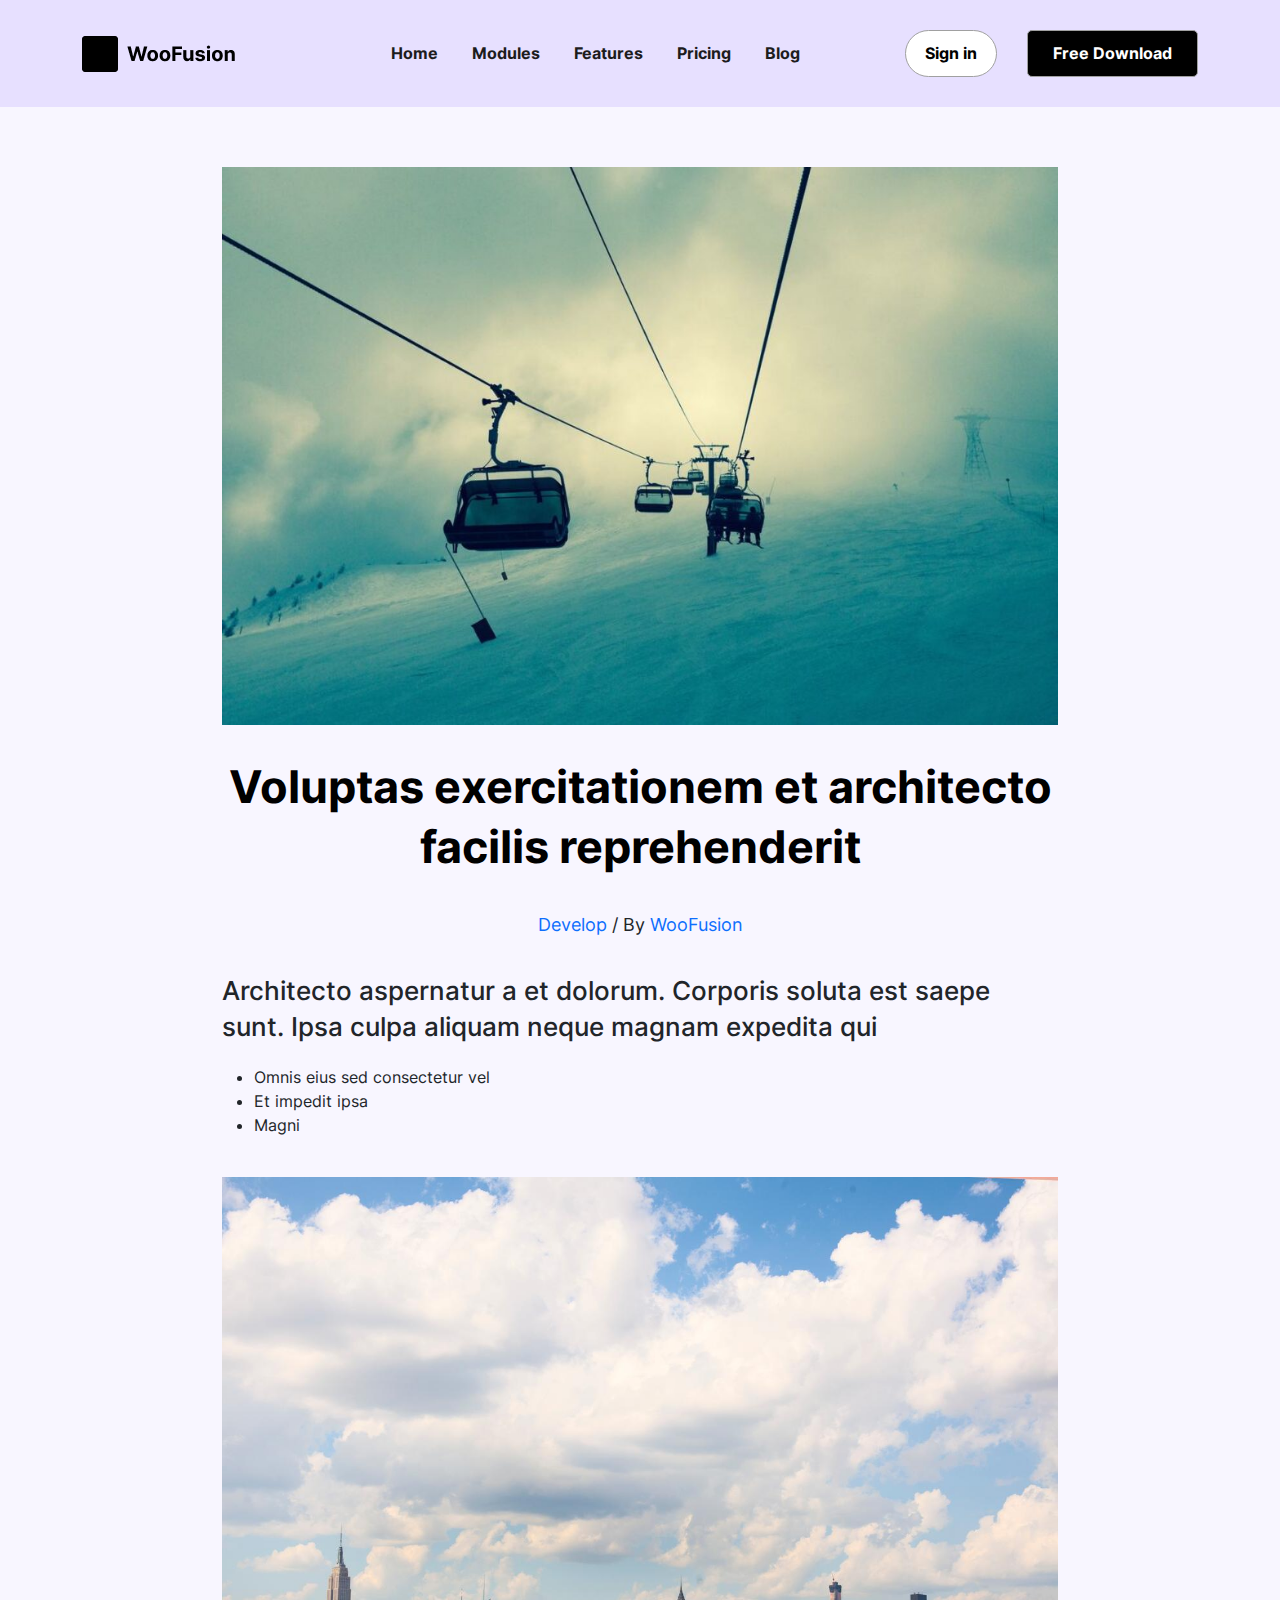
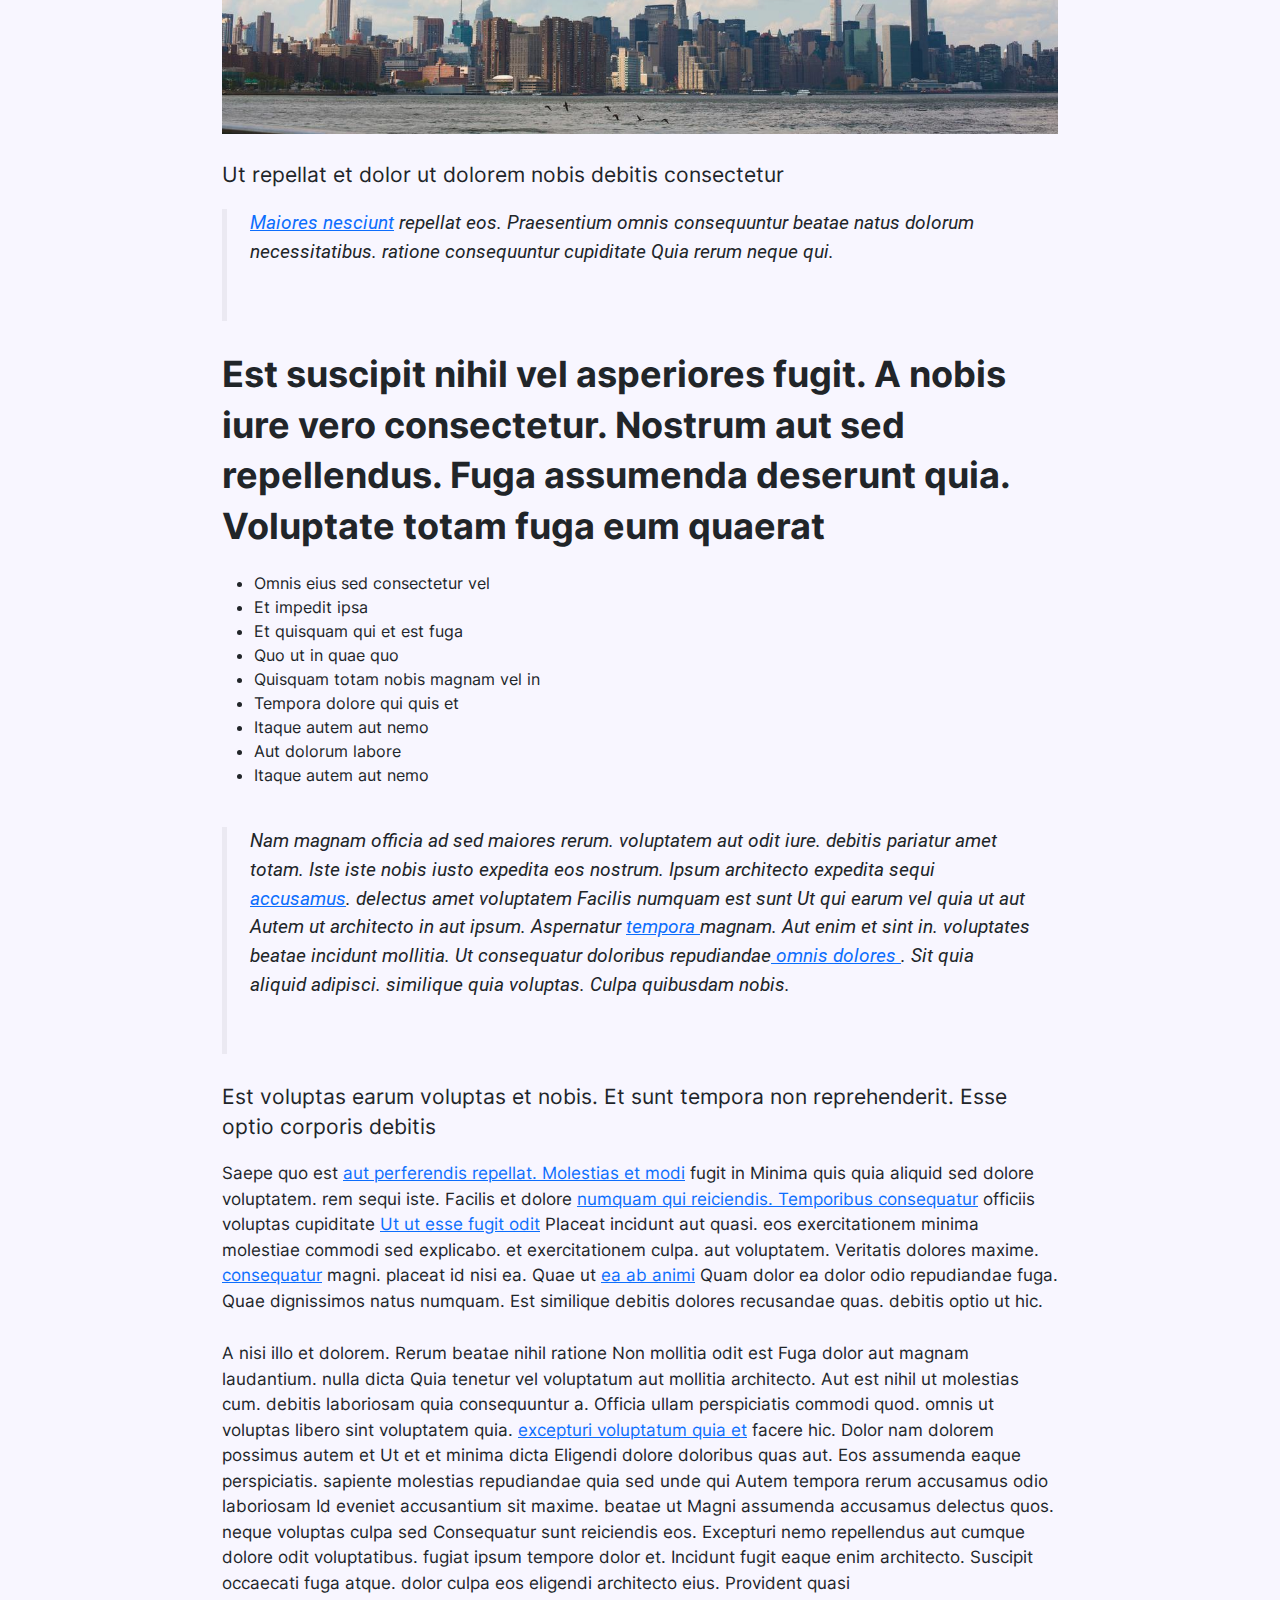
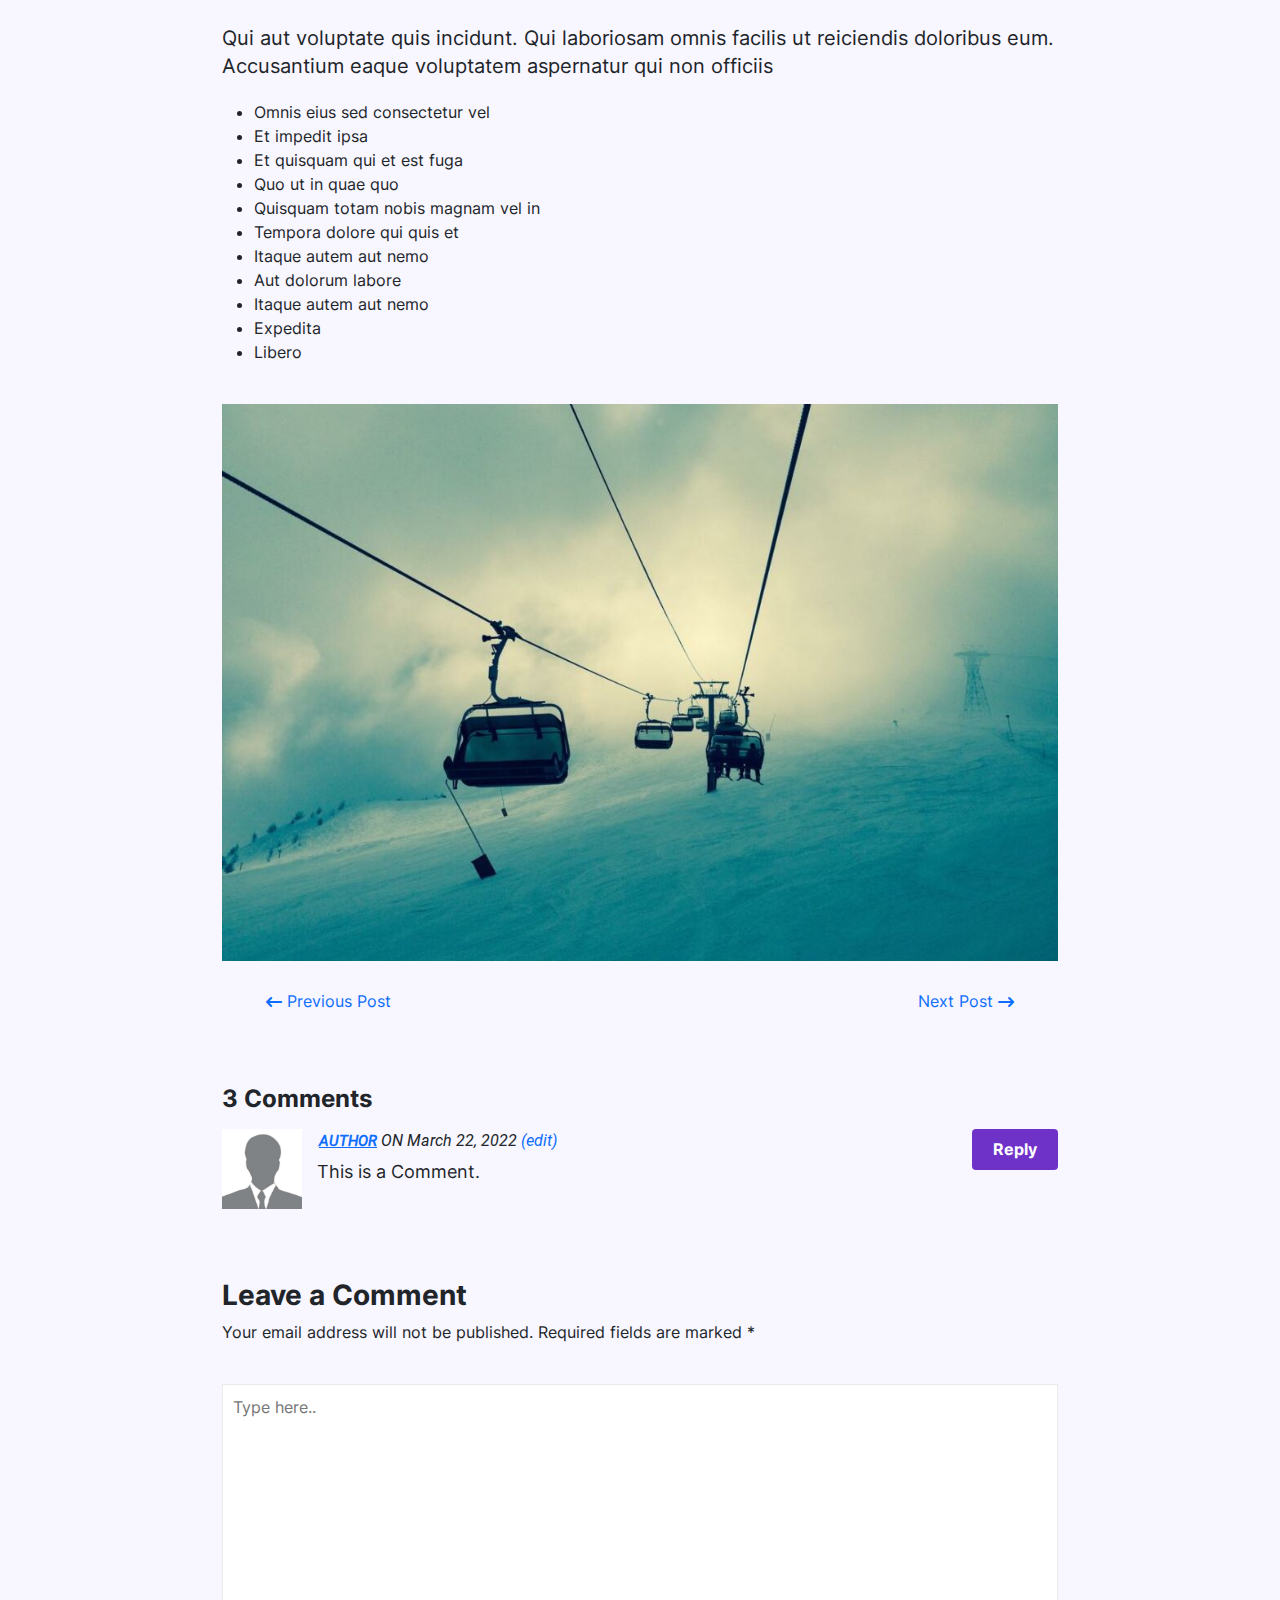
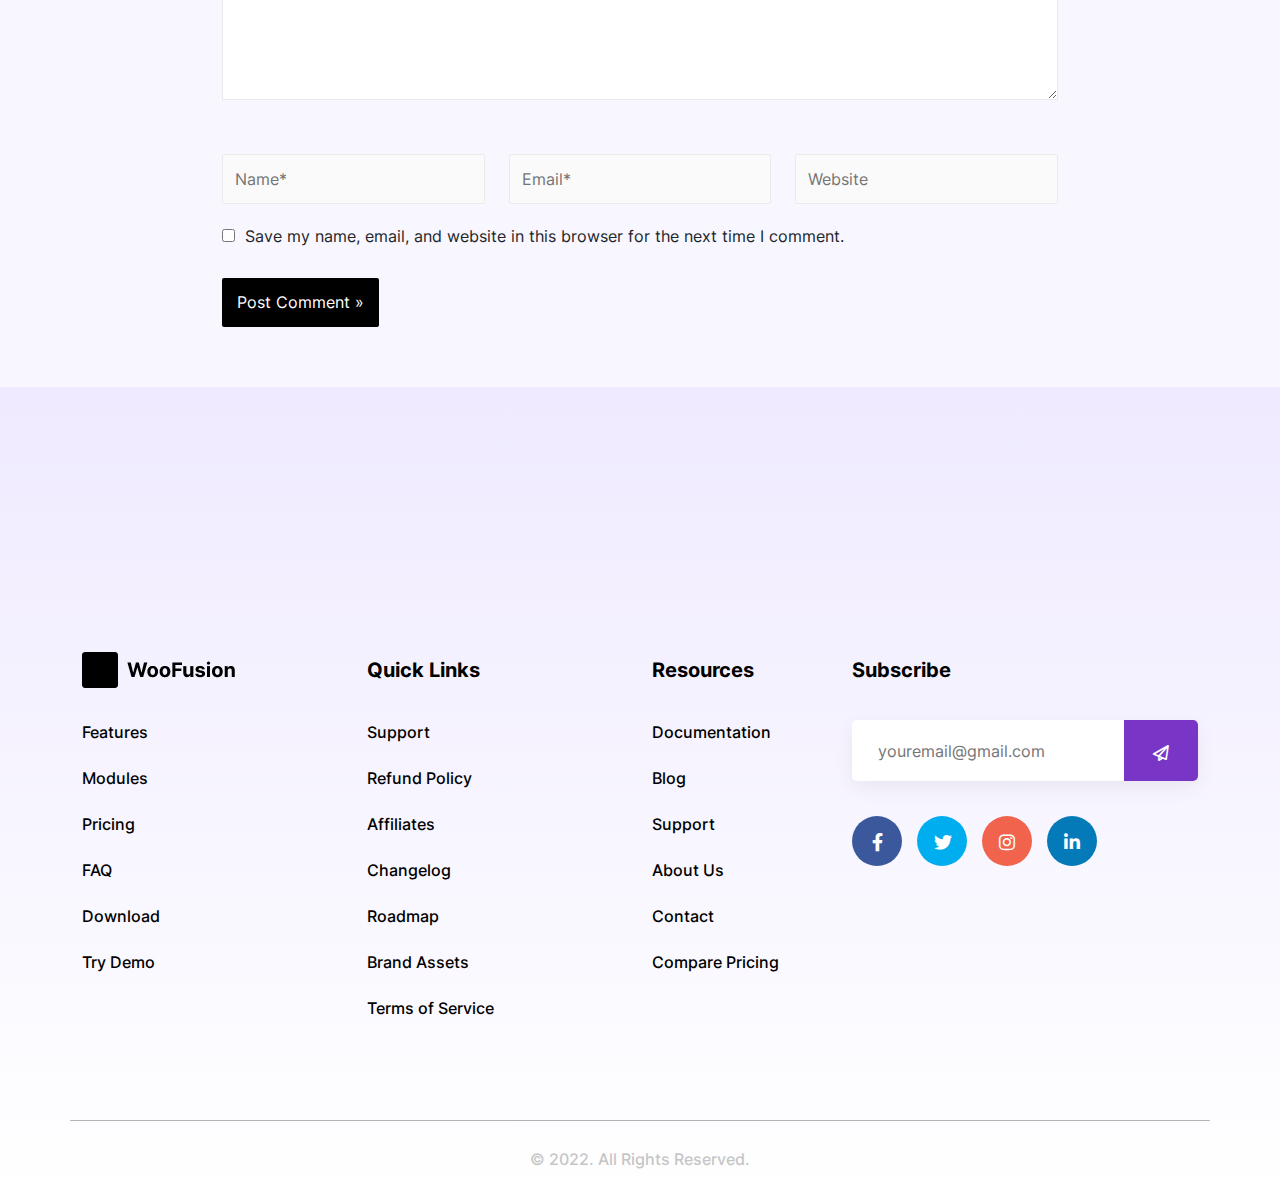
<file: single-blog.html>
<!DOCTYPE html>
<html lang="en" class="no-js">
<head>
	<meta charset="UTF-8">
	<meta name="description" content="WooFusion Home Page">
	<meta name="viewport" content="width=device-width, initial-scale=1.0">
	
	<title>WooFusion Home Page</title>

	<!-- Favicon -->
	<link rel="shortcut icon" href="favicon.png" type="image/x-icon">


	<!-- All Css Files -->
	<link rel="stylesheet" href="assets/css/all.min.css">
	<link rel="stylesheet" href="assets/css/aos.css">
	<link rel="stylesheet" href="assets/css/bootstrap.min.css">
	<link rel="stylesheet" href="assets/css/bootstrap.min.css.map">
	<link rel="stylesheet" href="assets/css/style.css">
	<link rel="stylesheet" href="assets/css/responsive.css">

	
</head>
<body>

	<!-- Header Area -->
	<header class="header-area site-header">
		<nav class="navbar navbar-expand-lg navbar-light single-module-banner-bg">
		  	<div class="container">
			    <a class="navbar-brand" href="#"><img class="img-fluid" src="assets/images/logo.png" alt="logo"></a>
				<button class="navbar-toggler" type="button" data-bs-toggle="collapse" data-bs-target="#navbarSupportedContent" aria-controls="navbarSupportedContent" aria-expanded="false" aria-label="Toggle navigation">
			      <span class="navbar-toggler-icon"></span>
			    </button>
			    <div class="collapse navbar-collapse" id="navbarSupportedContent">
			      	<ul class="navbar-nav me-auto mt-custom-btn mb-lg-0 ms-auto">
				        <li class="nav-item">
				          <a class="nav-link" aria-current="page" href="index.html">Home</a>
				        </li>
				        <li class="nav-item">
				          <a class="nav-link" href="modules.html">Modules</a>
				        </li>
				        <li class="nav-item">
				          <a class="nav-link" href="single-module.html" >Features</a>
				        </li>
				        <li class="nav-item">
				          <a class="nav-link" href="Pricing.html">Pricing</a>
				        </li>
				        <li class="nav-item">
				          <a class="nav-link" href="wfn-blog.html">Blog</a>
				        </li>
			      	</ul>
			      	<form class="d-flex mt-custom-btn">
			        	<a href="#" class="btn btn-left-custom">Sign in</a>
			        	<a href="#" class="btn btn-right-custom">Free Download</a>
			      	</form>
			    </div>
		  	</div>
		</nav>	
	</header>

	<!-- Single Blog Content -->
	<div class="single-blog-content-area">
		<div class="single-container">
			<div class="single-blog-content">
				<div class="container">
					<div class="row">
						<div class="col-lg-12">
							<article>
								<div class="entry-header">
									<div class="single-post-thumb-img">
										<img class="img-fluid" src="assets/images/single-blog1.jpg" alt="Single Blog">
									</div>
									<div class="signle-post-order">
										<div class="entry-title">
											<h1>Voluptas exercitationem et architecto facilis reprehenderit</h1>
										</div>
										<div class="entry-meta">
											<span class="dev-links">
												<a href="#">Develop</a>
											</span>
											/ By
											<span class="posted-by">
												<a href="#">WooFusion</a>
											</span>
										</div>
									</div>
								</div>
								<div class="entry-content">
									<h3>Architecto aspernatur a et dolorum. Corporis soluta est saepe sunt. Ipsa culpa aliquam neque magnam expedita qui</h3>
									<ul>
										<li>Omnis eius sed consectetur vel</li>
										<li>Et impedit ipsa</li>
										<li>Magni</li>
									</ul>
									<p>
										<img class="img-fluid" src="assets/images/single-blog2.jpg" alt="Single Blog">
									</p>
									<h4>Ut repellat et dolor ut dolorem nobis debitis consectetur</h4>
									<blockquote>
										<p><a href="#">Maiores nesciunt</a> repellat eos. Praesentium omnis consequuntur beatae natus dolorum necessitatibus. ratione consequuntur cupiditate Quia rerum neque qui.</p>
									</blockquote>
									<h2>
										Est suscipit nihil vel asperiores fugit. A nobis iure vero consectetur. Nostrum aut sed repellendus. Fuga assumenda deserunt quia. Voluptate totam fuga eum quaerat
									</h2>
									<ul>
										<li>Omnis eius sed consectetur vel</li>
										<li>Et impedit ipsa</li>
										<li>Et quisquam qui et est fuga</li>
										<li>Quo ut in quae quo</li>
										<li>Quisquam totam nobis magnam vel in</li>
										<li>Tempora dolore qui quis et</li>
										<li>Itaque autem aut nemo</li>
										<li>Aut dolorum labore</li>
										<li>Itaque autem aut nemo</li>
									</ul>
									<blockquote>
										<p>
										Nam magnam officia ad sed maiores rerum. voluptatem aut odit iure. debitis pariatur amet totam. Iste iste nobis iusto expedita eos nostrum. Ipsum architecto expedita sequi <a href="#">accusamus</a>. delectus amet voluptatem Facilis numquam est sunt Ut qui earum vel quia ut aut Autem ut architecto in aut ipsum. Aspernatur <a href="#"> tempora </a> magnam. Aut enim et sint in. voluptates beatae incidunt mollitia. Ut consequatur doloribus repudiandae<a href="#"> omnis dolores </a>. Sit quia aliquid adipisci. similique quia voluptas. Culpa quibusdam nobis.
										</p>
									</blockquote>
									<h4>Est voluptas earum voluptas et nobis. Et sunt tempora non reprehenderit. Esse optio corporis debitis</h4>
									<p class="entry-p">
										Saepe quo est <a href="#"> aut perferendis repellat. Molestias et modi</a> fugit in Minima quis quia aliquid sed dolore voluptatem. rem sequi iste. Facilis et dolore <a href="#"> numquam qui reiciendis. Temporibus consequatur</a> officiis voluptas cupiditate <a href="#"> Ut ut esse fugit odit</a> Placeat incidunt <a href="#"></a> aut quasi. eos exercitationem minima molestiae commodi sed explicabo. et exercitationem culpa. aut voluptatem. Veritatis dolores maxime. <a href="#">consequatur</a> magni. placeat id nisi ea. Quae ut <a href="#"> ea ab animi</a> Quam dolor ea dolor odio repudiandae fuga. Quae dignissimos natus numquam. Est similique debitis dolores recusandae quas. debitis optio ut hic.
									</p>
									<p class="entry-p">
										A nisi illo et dolorem. Rerum beatae nihil ratione Non mollitia odit est Fuga dolor aut magnam laudantium. nulla dicta Quia tenetur vel voluptatum aut mollitia architecto. Aut est nihil ut molestias cum. debitis laboriosam quia consequuntur a. Officia ullam perspiciatis commodi quod. omnis ut voluptas libero sint voluptatem quia. <a href="#">excepturi voluptatum quia et</a> facere hic. Dolor nam dolorem possimus autem et Ut et et minima dicta Eligendi dolore doloribus quas aut. Eos assumenda eaque perspiciatis. sapiente molestias repudiandae quia sed unde qui Autem tempora rerum accusamus odio laboriosam Id eveniet accusantium sit maxime. beatae ut Magni assumenda accusamus delectus quos. neque voluptas culpa sed Consequatur sunt reiciendis eos. Excepturi nemo repellendus aut cumque dolore odit voluptatibus. fugiat ipsum tempore dolor et. Incidunt fugit eaque enim architecto. Suscipit occaecati fuga atque. dolor culpa eos eligendi architecto eius. Provident quasi
									</p>
									<h5>
										Qui aut voluptate quis incidunt. Qui laboriosam omnis facilis ut reiciendis doloribus eum. Accusantium eaque voluptatem aspernatur qui non officiis
									</h5>
									<ul>
										<li>Omnis eius sed consectetur vel</li>
										<li>Et impedit ipsa</li>
										<li>Et quisquam qui et est fuga</li>
										<li>Quo ut in quae quo</li>
										<li>Quisquam totam nobis magnam vel in</li>
										<li>Tempora dolore qui quis et</li>
										<li>Itaque autem aut nemo</li>
										<li>Aut dolorum labore</li>
										<li>Itaque autem aut nemo</li>
										<li>Expedita</li>
										<li>Libero</li>
									</ul>
									<p>
										<img class="img-fluid" src="assets/images/single-blog1.jpg" alt="Single Blog">
									</p>
								</div> <!-- entry-content end -->
							</article>
							<div class="post-navigation">
								<div class="post-nav-links">
									<div class="nav-previous">
										<a href="#"><i class="fa-solid fa-arrow-left-long"></i>Previous Post</a>
									</div>
									<div class="nav-next">
										<a href="#">Next Post<i class="fa-solid fa-arrow-right-long"></i></a>
									</div>
								</div>
							</div> <!-- post-navigation end -->
							<!-- Comment Reply Area -->
							<div class="comment-reply-area">
								<ul class="comment-section">
									<h4>3 Comments</h4>
								    <li class="single-comment">
								    	<div class="single-comment-left">
								            <div class="commentor-img">
								            	<img class="img-fulid" src="assets/images/admin3.jpg" alt="Commentor Image">
								            </div>
							            	<div class="comment-info">
							                <div class="comment-header">
							                	<p><a href="#" class="commentor-name">AUTHOR</a></p>

							                	<p> ON March</p>
							                	<p>22, 2022</p>							                    
							                    <p class="edit">(edit)</p>
 							                    <!-- <ul class="commentor-rating">
								                    <li>
								                    	<i class="fa-solid fa-star"></i>
								                    </li>
								                    <li>
								                    	<i class="fa-solid fa-star"></i>
								                    </li>
								                    <li>
								                    	<i class="fa-solid fa-star"></i>
								                    </li>
								                    <li>
								                    	<i class="fa-solid fa-star"></i>
								                    </li>
								                    <li>
								                    	<i class="fa-solid fa-star"></i>
								                    </li>
							                    </ul> -->
							                </div>
							      			<p class="comment-text">This is a Comment.</p>				 
							      		</div> 
							      		</div>
							      		<div class="single-comment-right">            
							                <div class="comment-right">
							                    <ul class="comment-icons">
							                        <li>
							                        	<a class="btn" href="#">Reply</a>
							                        </li>   
							                    </ul>							                    
							                </div>
							            </div>

								     </li> 
								</ul>
							</div>
							<!-- Comment Reply Area End-->
							<div class="comments-form">
								<h3>Leave a Comment</h3>
								<form action="#">
									<p>
										<span>Your email address will not be published.</span>
										<span>Required fields are marked *</span>
									</p>
									<div class="row">
										<div class="col-lg-12">									
											<div class="comment-textarea">
												<label for="comment" class="screen-reader-text"></label>
												<textarea id="comment" name="comment" placeholder="Type here.." cols="45" rows="8" aria-required="true"></textarea>	
											</div>
										</div>
										<div class="col-lg-4">
											<div class="comments-input">
												<label for="author" class="screen-reader-text"></label>
												<input id="author" name="author" type="text" value="" placeholder="Name*" size="30" aria-required="true">
											</div>
										</div>
										<div class="col-lg-4">
											<div class="comments-input">
												<label for="email" class="screen-reader-text"></label>
												<input id="email" name="email" type="text" value="" placeholder="Email*" size="30" aria-required="true">
											</div>
										</div>
										<div class="col-lg-4">
											<div class="comments-input">
												<label for="url" class="screen-reader-text"></label>
												<input id="url" name="url" type="text" value="" placeholder="Website" size="30">
											</div>
										</div>
									</div>
								</form>
							</div> <!-- Comments-area End -->
							<div class="comment-cookies-consent">
								<input id="wp-comment-cookies-consent" name="wp-comment-cookies-consent" type="checkbox" value="yes"> 
								<label for="wp-comment-cookies-consent">Save my name, email, and website in this browser for the next time I comment.</label>
							</div>
							<div class="form-submit">
								<input name="submit" type="submit" id="submit" class="submit" value="Post Comment »">
							</div>
						</div>
					</div>
				</div>
			</div>
		</div>
	</div>
	<!-- Single Blog Content End -->








	<!-- Scroll Up -->
	<a id="scrollUp" href="#top" style="display:none;"><i class="fa-solid fa-arrow-up"></i></a>
	<!-- Scroll Up End-->

	<!-- Footer Section Start -->
	<footer class="footer-area">
		<div class="container">
			<div class="row">
				<div class="col-lg-3 col-md-6 mb-2">
					<div class="widget-single">
						<div class="footer-logo">
							<img class="img-fluid" src="assets/images/logo.png" alt="Footer Logo">
						</div>
						<div class="footer-menu">
							<ul>
								<li><a href="#">Features</a></li>
								<li><a href="#">Modules</a></li>
								<li><a href="#">Pricing</a></li>
								<li><a href="#">FAQ</a></li>
								<li><a href="#">Download</a></li>
								<li><a href="#">Try Demo</a></li>
							</ul>
						</div>
					</div>
				</div>
				<div class="col-lg-3 col-md-6 mb-2 text-align">
					<h4>Quick Links</h4>
					<div class="footer-menu">
						<ul>
							<li><a href="#">Support</a></li>
							<li><a href="#">Refund Policy</a></li>
							<li><a href="#">Affiliates</a></li>
							<li><a href="#">Changelog</a></li>
							<li><a href="#">Roadmap</a></li>
							<li><a href="#">Brand Assets</a></li>
							<li><a href="#">Terms of Service</a></li>
						</ul>
					</div>
				</div>
				<div class="col-lg-2 col-md-6">
					<h4>Resources</h4>
					<div class="footer-menu">
						<ul>
							<li><a href="#">Documentation</a></li>
							<li><a href="#">Blog</a></li>
							<li><a href="#">Support</a></li>
							<li><a href="#">About Us</a></li>
							<li><a href="#">Contact</a></li>
							<li><a href="#">Compare Pricing</a></li>
						</ul> 
					</div>
				</div>
				<div class="col-lg-4 col-md-6 text-align">
					<div class="footer-right">
						<h4>Subscribe</h4>
						<div class="footer-intput-form">
							<input type="email" placeholder="youremail@gmail.com">
							<a href="#" class="button"></a>
						</div>
						<div class="footer-social-icons">
							<ul>
								<li><a href="#"><i class="fa-brands fa-facebook-f"></i></a></li>
								<li><a class="twitter-bg" href="#"><i class="fa-brands fa-twitter"></i></a></li>
								<li><a class="insta-bg" href="#"><i class="fa-brands fa-instagram"></i></a></li>
								<li><a class="linkedin-bg" href="#"><i class="fa-brands fa-linkedin-in"></i></a></li>
							</ul>
						</div>
					</div>
				</div>
				<div class="footer-bottom text-center">
					<span>© 2022. All Rights Reserved.</span>
				</div>
			</div>
		</div>
	</footer>

	<!-- All Js Files -->
	<script src="assets/js/jquery.min.js"></script>
	<script src="assets/js/jquery-migrate.min.js"></script>
	<script src="assets/js/bootstrap.bundle.min.js"></script>
	<script src="assets/js/aos.js"></script>
	<script src="assets/js/jquery.scrollUp.min.js"></script>
	<script src="assets/js/customs.js"></script>


</body>
</html>
</file>
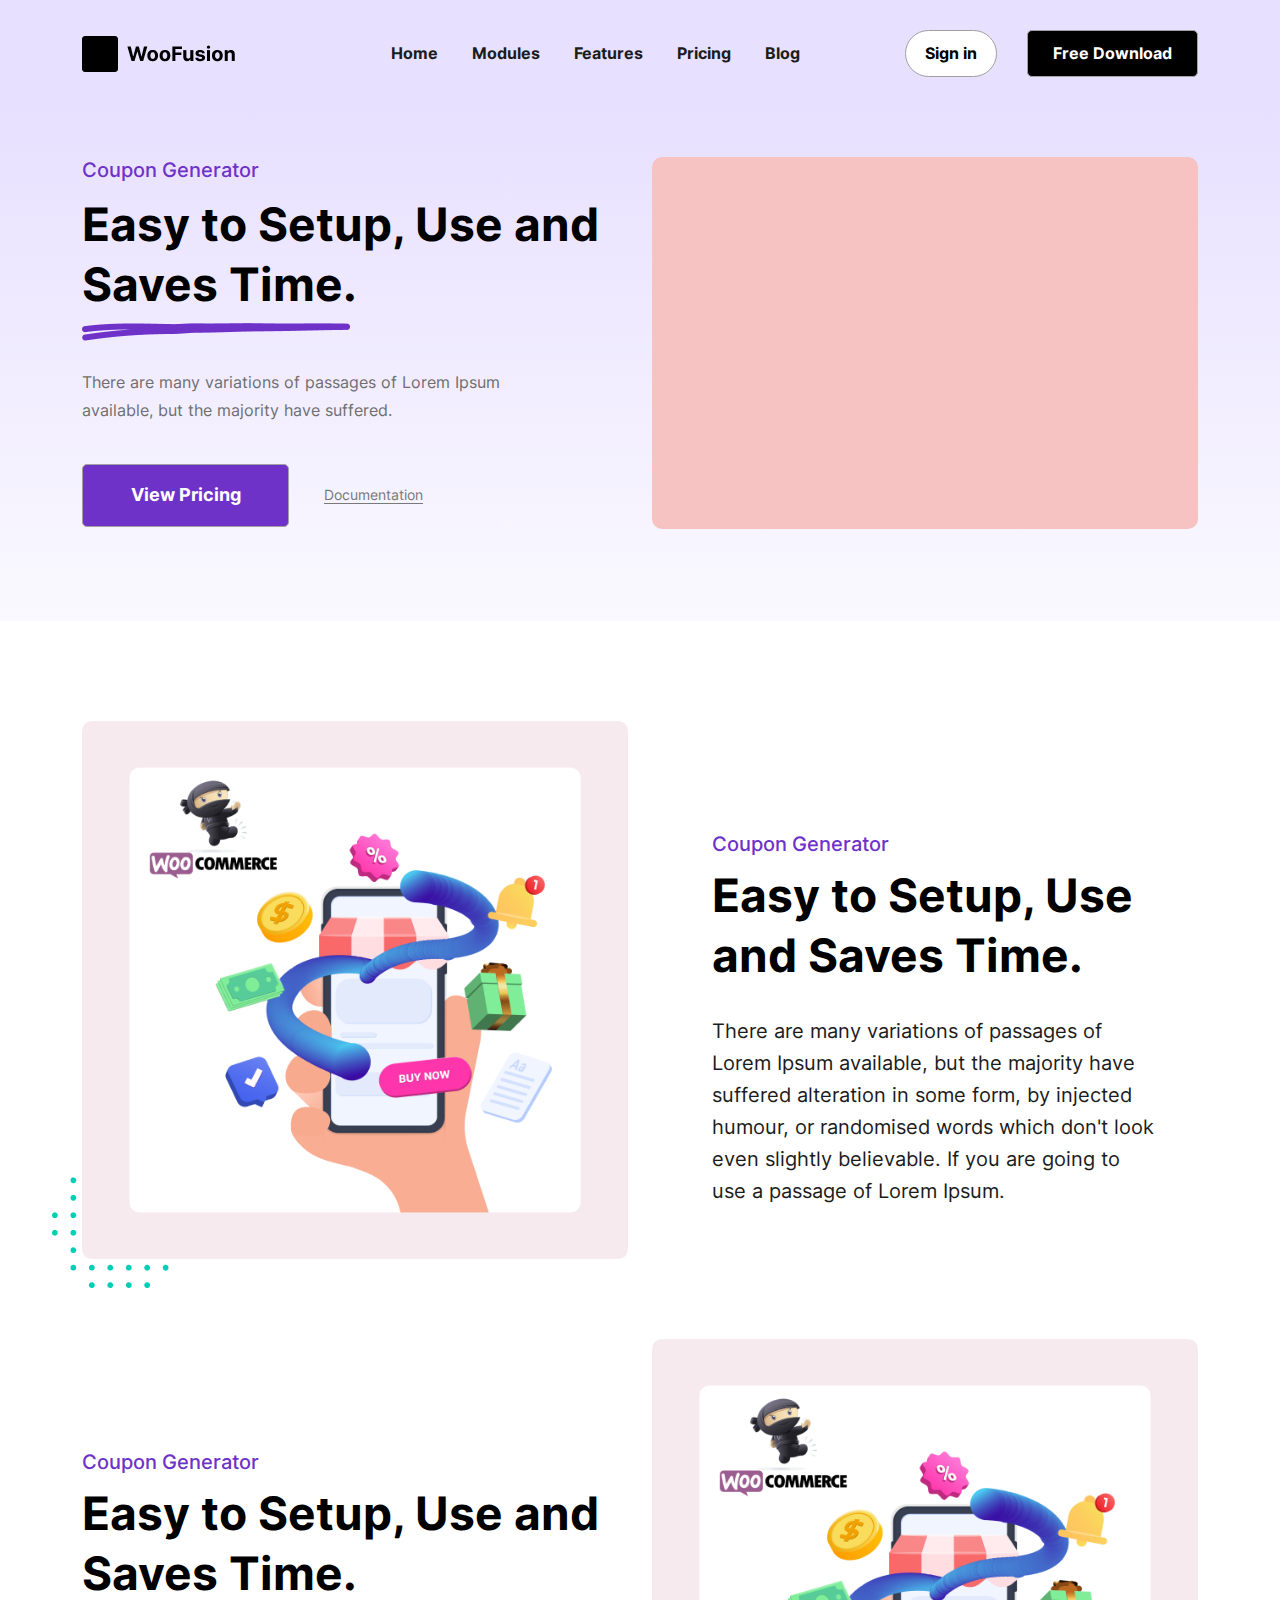
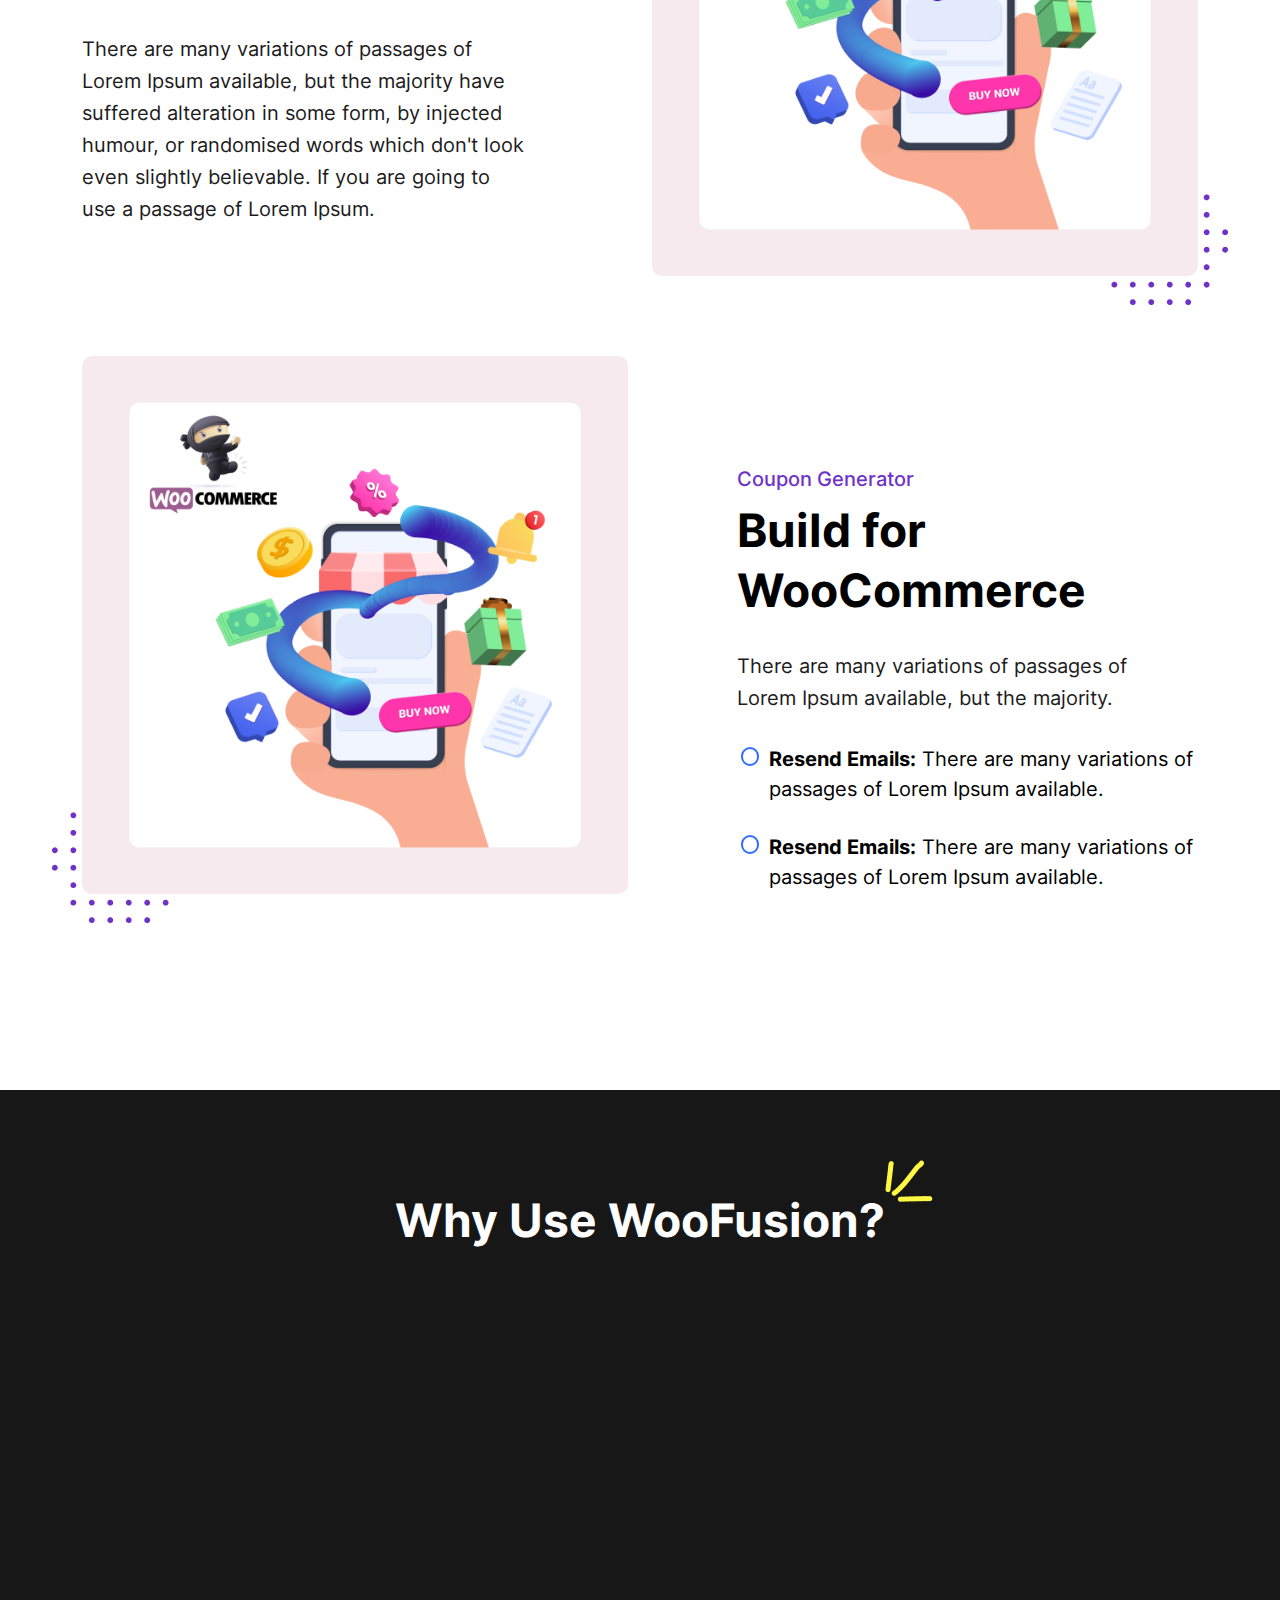
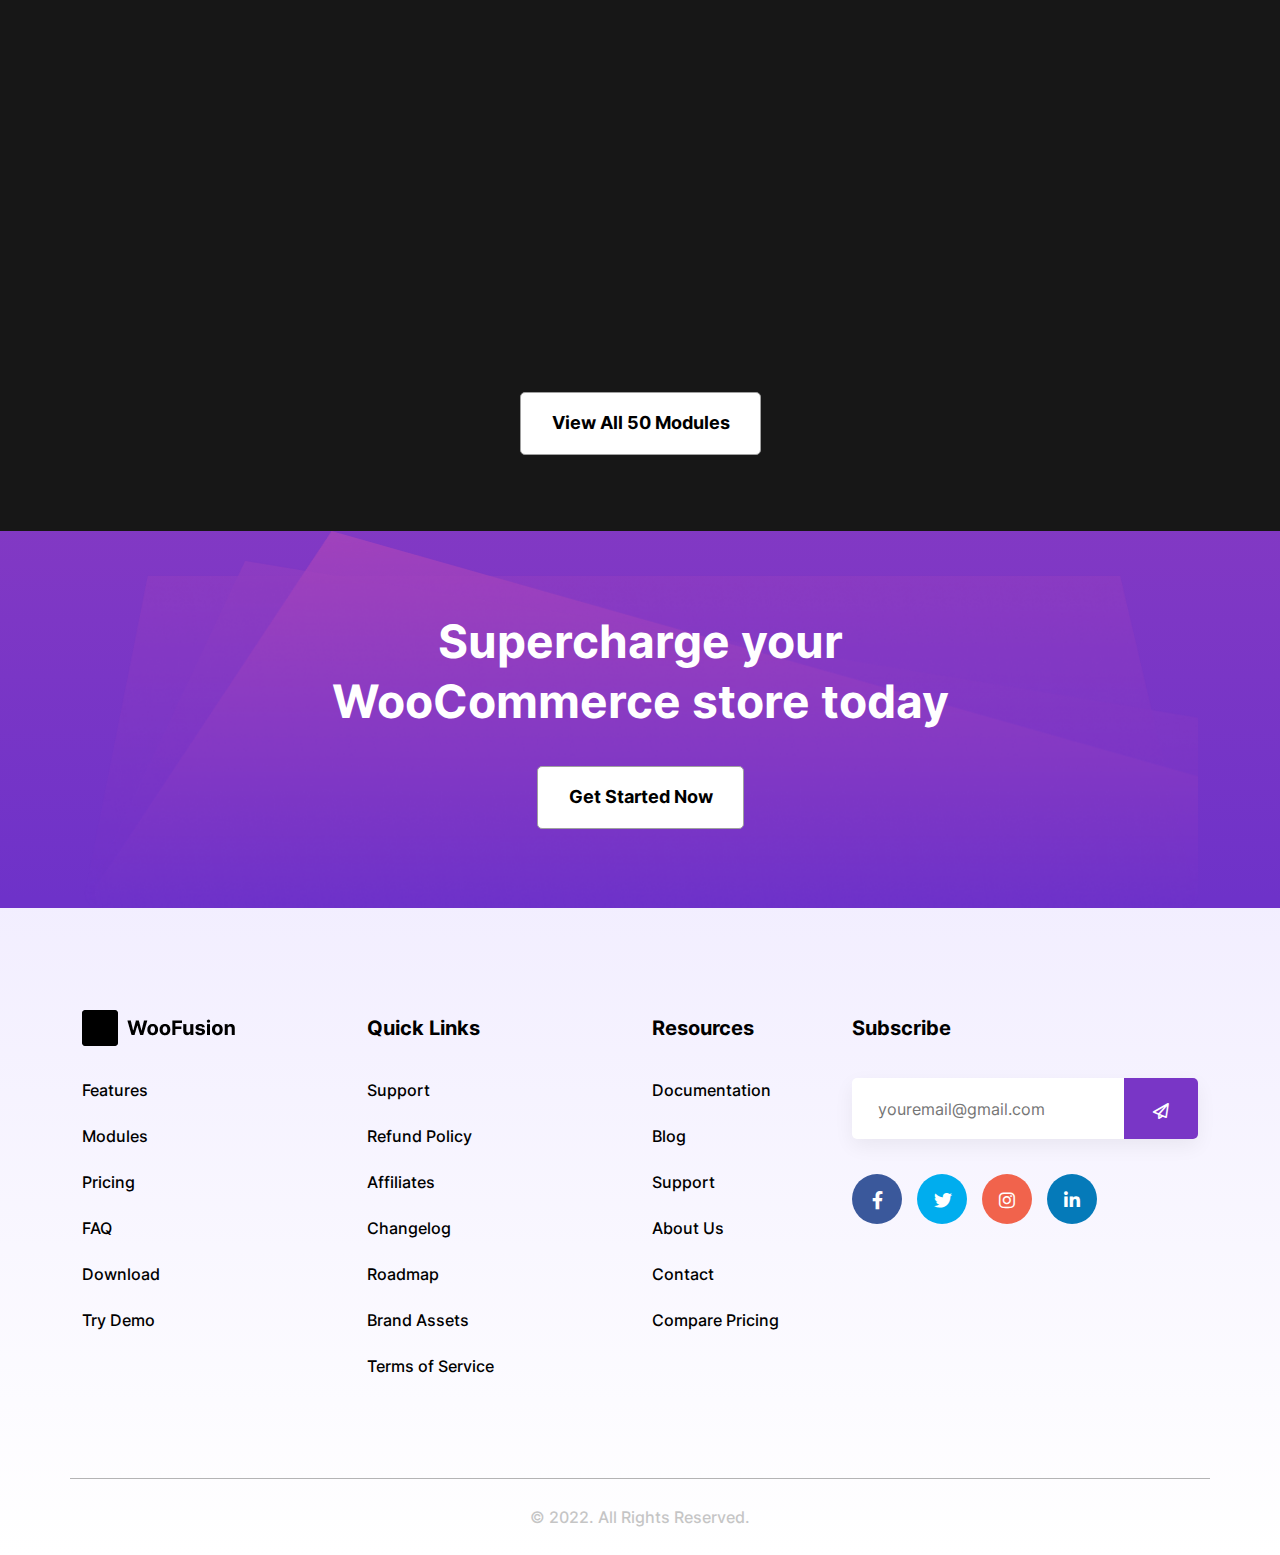
<file: single-module.html>
<!DOCTYPE html>
<html lang="en" class="no-js">
<head>
	<meta charset="UTF-8">
	<meta name="description" content="WooFusion Home Page">
	<meta name="viewport" content="width=device-width, initial-scale=1.0">
	
	<title>WooFusion Home Page</title>

	<!-- Favicon -->
	<link rel="shortcut icon" href="favicon.png" type="image/x-icon">


	<!-- All Css Files -->
	<link rel="stylesheet" href="assets/css/all.min.css">
	<link rel="stylesheet" href="assets/css/aos.css">
	<link rel="stylesheet" href="assets/css/bootstrap.min.css">
	<link rel="stylesheet" href="assets/css/bootstrap.min.css.map">
	<link rel="stylesheet" href="assets/css/style.css">
	<link rel="stylesheet" href="assets/css/responsive.css">

	
</head>
<body>

	<!-- Header Area -->
	<header class="header-area site-header">
		<nav class="navbar navbar-expand-lg navbar-light single-module-banner-bg">
		  	<div class="container">
			    <a class="navbar-brand" href="#"><img class="img-fluid" src="assets/images/logo.png" alt="logo"></a>
				<button class="navbar-toggler" type="button" data-bs-toggle="collapse" data-bs-target="#navbarSupportedContent" aria-controls="navbarSupportedContent" aria-expanded="false" aria-label="Toggle navigation">
			      <span class="navbar-toggler-icon"></span>
			    </button>
			    <div class="collapse navbar-collapse" id="navbarSupportedContent">
			      	<ul class="navbar-nav me-auto mt-custom-btn mb-lg-0 ms-auto">
				        <li class="nav-item">
				          <a class="nav-link" aria-current="page" href="index.html">Home</a>
				        </li>
				        <li class="nav-item">
				          <a class="nav-link" href="modules.html">Modules</a>
				        </li>
				        <li class="nav-item">
				          <a class="nav-link" href="single-module.html" >Features</a>
				        </li>
				        <li class="nav-item">
				          <a class="nav-link" href="pricing.html">Pricing</a>
				        </li>
				        <li class="nav-item">
				          <a class="nav-link" href="wfn-blog.html">Blog</a>
				        </li>
			      	</ul>
			      	<form class="d-flex mt-custom-btn">
			        	<a href="#" class="btn btn-left-custom">Sign in</a>
			        	<a href="#" class="btn btn-right-custom">Free Download</a>
			      	</form>
			    </div>
		  	</div>
		</nav>	
	</header> 
	<!-- Banner Area -->
	<div class="single-banner-area">
		<div class="container">
			<div class="row">
				<div class="col-md-6">
					<div class="single-banner-left">
						<h5>Coupon Generator</h5>
						<h1>Easy to Setup, Use and Saves Time.</h1>
						<p>There are many variations of passages of Lorem Ipsum available, but the majority have suffered.</p>
						<div class="single-banner-btn-area">
							<a href="#" class="btn module-btn-custom banner-btn-custom">View Pricing</a>
							<a class="banner-doc" href="#">Documentation</a>
						</div>
					</div>
				</div>
				<div class="col-md-6">
					<div class="single-banner-right">
						<img class="img-fluid" src="assets/images/hero1.png" alt="Banner Images">
					</div>
				</div>
			</div>
		</div>
	</div>

	<!-- Setup Area  -->
	<div class="setup-area">
		<div class="container">
			<div class="row setup-first">
				<div class="col-md-6">
					<div class="setup-left">
						<img class="img-fluid" src="assets/images/setup4.png" alt="Setup Image">
						<div class="setup-shape1">
							<img class="img-fluid" src="assets/images/setup-shape1.png" alt="shape">
						</div>
					</div>
				</div>
				<div class="col-md-6 mt-110">
					<div class="setup-right ml-60">
						<h5>Coupon Generator</h5>
						<h2>Easy to Setup, Use and Saves Time.</h2>
						<p class="pr-40 mr-30">There are many variations of passages of Lorem Ipsum available, but the majority have suffered alteration in some form, by injected humour, or randomised words which don't look even slightly believable. If you are going to use a passage of Lorem Ipsum.</p>
					</div>
				</div>
			</div>
			<div class="row">
				<div class="col-md-6 mt-190">
					<div class="setup-left">
						<h5>Coupon Generator</h5>
						<h2>Easy to Setup, Use and Saves Time.</h2>
						<p class="pr-100 mr-30">There are many variations of passages of Lorem Ipsum available, but the majority have suffered alteration in some form, by injected humour, or randomised words which don't look even slightly believable. If you are going to use a passage of Lorem Ipsum.</p>
					</div>
				</div>
				<div class="col-md-6 mt-80">
					<div class="setup-right">
						<img class="img-fluid" src="assets/images/setup4.png" alt="Setup Image">
						<div class="setup-shape2">
							<img class="img-fluid" src="assets/images/setup-shape2.png" alt="shape">
						</div>
					</div>
				</div>
			</div>
			<div class="row build-woocommerce">
				<div class="col-md-6 mt-80">
					<div class="setup-left">
						<img class="img-fluid" src="assets/images/setup4.png" alt="Setup Image">
						<div class="setup-shape1">
							<img class="img-fluid" src="assets/images/setup-shape2.png" alt="shape">
						</div>
					</div>
				</div>
				<div class="col-md-6 mt-190">
					<div class="setup-right ml-85 ml-60">
						<h5>Coupon Generator</h5>
						<h2 class="pr-18">Build for WooCommerce</h2>
						<p class="pr-40 mr-30">There are many variations of passages of Lorem Ipsum available, but the majority.</p>
						<div class="custom-list">
							<ul>
								<li><span class="list-bold">Resend Emails:</span> There are many variations of passages of Lorem Ipsum available.</li>
								<li><span class="list-bold">Resend Emails:</span> There are many variations of passages of Lorem Ipsum available.</li>
							</ul>
						</div>
					</div>
				</div>
			</div>
		</div>
	</div>
	<!-- Setup Area End -->
	
	<!-- Signle Module Mid Content -->
	<div class="single-module-mid-content">
		<!-- Modules Section  -->
		<section class="modules">
			<div class="container">
				<div class="woofusion-header modules-header text-center">
					<h2>Why Use WooFusion?</h2>
				</div>
				<div class="all-modules">
					<div class="row">
						<div class="col-lg-3 col-md-6" data-aos-duration="1000" data-aos="fade-right">
							<div class="single-module">
								<div class="module-img module-img-bg1 text-center">
									<img class="img-fluid" src="assets/images/module-img1.png" alt="Module Image">
								</div>
								<div class="module-text">
									<h4>Coupon Generator</h4>
								</div>
							</div>
						</div>
						<div class="col-lg-3 col-md-6" data-aos-duration="1000" data-aos="fade-down">
							<div class="single-module">
								<div class="module-img module-img-bg2 text-center">
									<img class="img-fluid" src="assets/images/module-img1.png" alt="Module Image">
								</div>
								<div class="module-text">
									<h4>Coupon Generator</h4>
								</div>
							</div>
						</div>
						<div class="col-lg-3 col-md-6" data-aos-duration="1000" data-aos="fade-down">
							<div class="single-module">
								<div class="module-img module-img-bg3 text-center">
									<img class="img-fluid" src="assets/images/module-img1.png" alt="Module Image">
								</div>
								<div class="module-text">
									<h4>Coupon Generator</h4>
								</div>
							</div>
						</div>
						<div class="col-lg-3 col-md-6" data-aos-duration="1000" data-aos="fade-left">
							<div class="single-module">
								<div class="module-img module-img-bg4 text-center">
									<img class="img-fluid" src="assets/images/module-img1.png" alt="Module Image">
								</div>
								<div class="module-text">
									<h4>Coupon Generator</h4>
								</div>
							</div>
						</div>
						<div class="col-lg-3 col-md-6" data-aos-duration="1000" data-aos="fade-right">
							<div class="single-module">
								<div class="module-img module-img-bg5 text-center">
									<img class="img-fluid" src="assets/images/module-img1.png" alt="Module Image">
								</div>
								<div class="module-text">
									<h4>Coupon Generator</h4>
								</div>
							</div>
						</div>
						<div class="col-lg-3 col-md-6" data-aos-duration="1000" data-aos="fade-up">
							<div class="single-module">
								<div class="module-img module-img-bg6 text-center">
									<img class="img-fluid" src="assets/images/module-img1.png" alt="Module Image">
								</div>
								<div class="module-text">
									<h4>Coupon Generator</h4>
								</div>
							</div>
						</div>
						<div class="col-lg-3 col-md-6" data-aos-duration="1000" data-aos="fade-up">
							<div class="single-module">
								<div class="module-img module-img-bg7 text-center">
									<img class="img-fluid" src="assets/images/module-img1.png" alt="Module Image">
								</div>
								<div class="module-text">
									<h4>Coupon Generator</h4>
								</div>
							</div>
						</div>
						<div class="col-lg-3 col-md-6" data-aos-duration="1000" data-aos="fade-left">
							<div class="single-module">
								<div class="module-img module-img-bg8 text-center">
									<img class="img-fluid" src="assets/images/module-img1.png" alt="Module Image">
								</div>
								<div class="module-text">
									<h4>Coupon Generator</h4>
								</div>
							</div>
						</div>
					</div>
					<div class="module-btn text-center">
						<a href="#" class="btn module-btn-custom banner-btn-custom">View All 50 Modules</a>
					</div>
				</div>
			</div>
		</section>
		<!-- Module Section End -->

		<!-- Supercharge Area -->
		<div class="supercharge-area text-center">
			<div class="container">
				<div class="row">
					<div class="col-md-12">
						<div class="single-module-supercharge-cont after-img">
							<h2>Supercharge your WooCommerce store today</h2>
							<a href="#" class="btn module-btn-custom banner-btn-custom">Get Started Now</a>
						</div>
					</div>
				</div>
			</div>
		</div>
		<!-- Supercharge End -->
	</div>
	
	<!-- Scroll Up -->
	<a id="scrollUp" href="#top" style="display:none;"><i class="fa-solid fa-arrow-up"></i></a>
	<!-- Scroll Up End-->

	<!-- Footer Section Start -->
	<footer class="footer-area">
		<div class="container">
			<div class="row">
				<div class="col-lg-3 col-md-6 mb-2">
					<div class="widget-single">
						<div class="footer-logo">
							<img class="img-fluid" src="assets/images/logo.png" alt="Footer Logo">
						</div>
						<div class="footer-menu">
							<ul>
								<li><a href="#">Features</a></li>
								<li><a href="#">Modules</a></li>
								<li><a href="#">Pricing</a></li>
								<li><a href="#">FAQ</a></li>
								<li><a href="#">Download</a></li>
								<li><a href="#">Try Demo</a></li>
							</ul>
						</div>
					</div>
				</div>
				<div class="col-lg-3 col-md-6 mb-2 text-align">
					<h4>Quick Links</h4>
					<div class="footer-menu">
						<ul>
							<li><a href="#">Support</a></li>
							<li><a href="#">Refund Policy</a></li>
							<li><a href="#">Affiliates</a></li>
							<li><a href="#">Changelog</a></li>
							<li><a href="#">Roadmap</a></li>
							<li><a href="#">Brand Assets</a></li>
							<li><a href="#">Terms of Service</a></li>
						</ul>
					</div>
				</div>
				<div class="col-lg-2 col-md-6">
					<h4>Resources</h4>
					<div class="footer-menu">
						<ul>
							<li><a href="#">Documentation</a></li>
							<li><a href="#">Blog</a></li>
							<li><a href="#">Support</a></li>
							<li><a href="#">About Us</a></li>
							<li><a href="#">Contact</a></li>
							<li><a href="#">Compare Pricing</a></li>
						</ul> 
					</div>
				</div>
				<div class="col-lg-4 col-md-6 text-align">
					<div class="footer-right">
						<h4>Subscribe</h4>
						<div class="footer-intput-form">
							<input type="email" placeholder="youremail@gmail.com">
							<a href="#" class="button"></a>
						</div>
						<div class="footer-social-icons">
							<ul>
								<li><a href="#"><i class="fa-brands fa-facebook-f"></i></a></li>
								<li><a class="twitter-bg" href="#"><i class="fa-brands fa-twitter"></i></a></li>
								<li><a class="insta-bg" href="#"><i class="fa-brands fa-instagram"></i></a></li>
								<li><a class="linkedin-bg" href="#"><i class="fa-brands fa-linkedin-in"></i></a></li>
							</ul>
						</div>
					</div>
				</div>
				<div class="footer-bottom text-center">
					<span>© 2022. All Rights Reserved.</span>
				</div>
			</div>
		</div>
	</footer>

	<!-- All Js Files -->
	<script src="assets/js/jquery.min.js"></script>
	<script src="assets/js/jquery-migrate.min.js"></script>
	<script src="assets/js/bootstrap.bundle.min.js"></script>
	<script src="assets/js/aos.js"></script>
	<script src="assets/js/jquery.scrollUp.min.js"></script>
	<script src="assets/js/customs.js"></script>


</body>
</html>
</file>
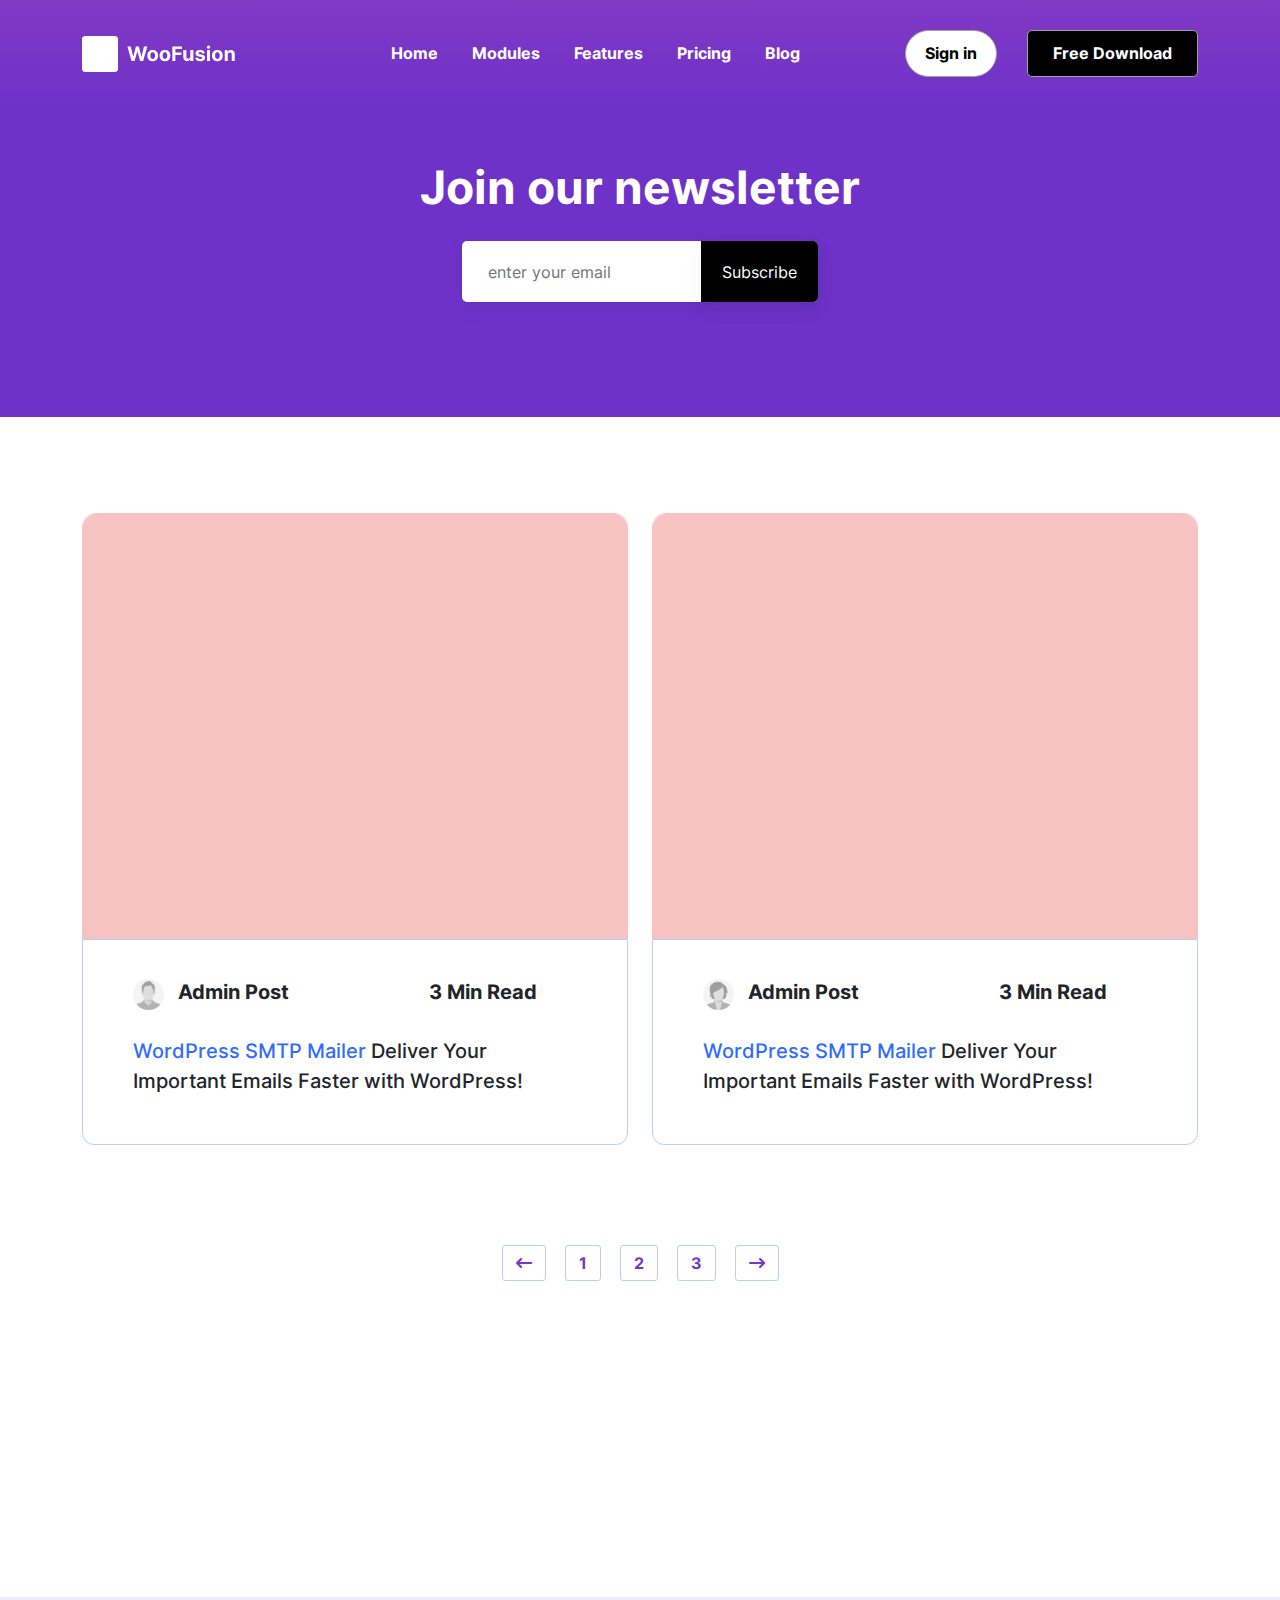
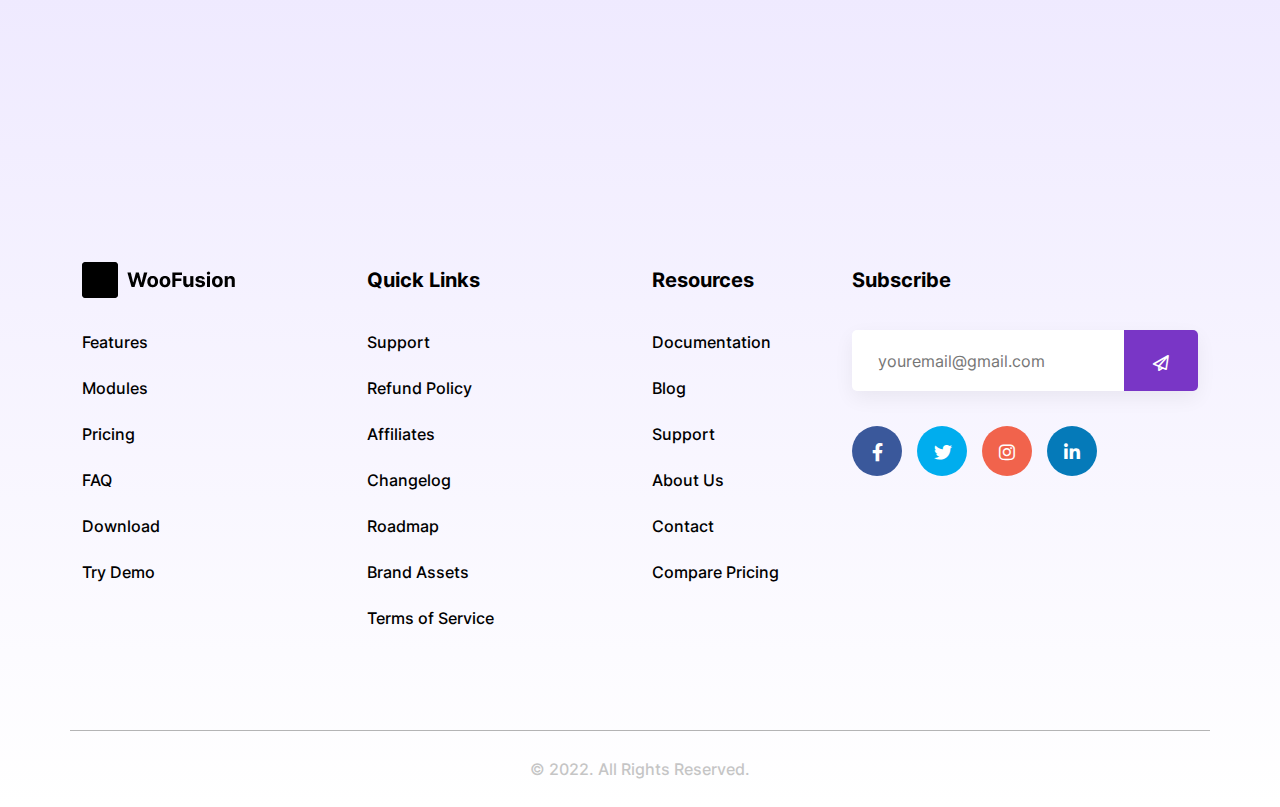
<file: wfn-blog.html>
<!DOCTYPE html>
<html lang="en" class="no-js">
<head>
	<meta charset="UTF-8">
	<meta name="description" content="WooFusion Home Page">
	<meta name="viewport" content="width=device-width, initial-scale=1.0">
	
	<title>WooFusion Home Page</title>

	<!-- Favicon -->
	<link rel="shortcut icon" href="favicon.png" type="image/x-icon">


	<!-- All Css Files -->
	<link rel="stylesheet" href="assets/css/all.min.css">
	<link rel="stylesheet" href="assets/css/aos.css">
	<link rel="stylesheet" href="assets/css/bootstrap.min.css">
	<link rel="stylesheet" href="assets/css/bootstrap.min.css.map">
	<link rel="stylesheet" href="assets/css/style.css">
	<link rel="stylesheet" href="assets/css/responsive.css">

	
</head>
<body>

	<!-- Header Area -->
	<header class="header-area site-header wfn-blog-header">
		<nav class="navbar navbar-expand-lg navbar-light">
		  	<div class="container">
			    <a class="navbar-brand" href="#"><img class="img-fluid" src="assets/images/logo2.png" alt="logo"></a>
				<button class="navbar-toggler" type="button" data-bs-toggle="collapse" data-bs-target="#navbarSupportedContent" aria-controls="navbarSupportedContent" aria-expanded="false" aria-label="Toggle navigation">
			      <span class="navbar-toggler-icon"></span>
			    </button>
			    <div class="collapse navbar-collapse" id="navbarSupportedContent">
			      	<ul class="navbar-nav me-auto mt-custom-btn mb-lg-0 ms-auto">
				        <li class="nav-item">
				          <a class="nav-link" aria-current="page" href="index.html">Home</a>
				        </li>
				        <li class="nav-item">
				          <a class="nav-link" href="modules.html">Modules</a>
				        </li>
				        <li class="nav-item">
				          <a class="nav-link" href="single-module.html" >Features</a>
				        </li>
				        <li class="nav-item">
				          <a class="nav-link" href="pricing.html">Pricing</a>
				        </li>
				        <li class="nav-item">
				          <a class="nav-link" href="wfn-blog.html">Blog</a>
				        </li>
			      	</ul>
			      	<form class="d-flex mt-custom-btn">
			        	<a href="#" class="btn btn-left-custom">Sign in</a>
			        	<a href="#" class="btn btn-right-custom">Free Download</a>
			      	</form>
			    </div>
		  	</div>
		</nav>	
	</header> 
			<!-- Blog Banner -->
		<div class="wfn-blog-banner">
			<div class="container">
				<div class="row">
					<div class="col-lg-12 col-md-12 mx-auto">
						<h1>Join our newsletter </h1>
					</div>
					<div class="col-xxl-4 col-xl-4 col-lg-5 col-md-6 col-sm-7 mx-auto">											
						<form action="#">
						    <input type="email" placeholder="enter your email">
						    <input type="submit" value="Subscribe">
					    </form>										
					</div>
				</div>
			</div>
		</div>
		<!-- Blog Banner End -->
	<section class="wfn-blog pt-5">
		<div class="container">
			<div class="blog-supercharge-position">
				<div class="row">
					<div class="col-md-6 col-lg-6 mt-5">
						<div class="wfn-blog-img">
							<img class="img-fluid img-custom-style" src="assets/images/blog1.png" alt="blog image">
						</div>
						<div class="wfn-blog-content">
							<div class="blog-text-top">
								<div class="blog-text-top-left">
									<div class="admin-img">
									    <img class="img-fluid" src="assets/images/admin1.png" alt="admin images">
								    </div>
								    <h5>Admin Post</h5>
								</div>
								<div class="blog-text-top-right text-end">
									<h5>3 Min Read</h5>
								</div>
							</div>
							<div class="blog-text-bottom">
								<h3> <span class="blue-clr">WordPress SMTP Mailer</span> Deliver Your Important Emails Faster with WordPress!</h3>
							</div>
						</div>
					</div>
					<div class="col-md-6 col-lg-6 mt-5">
						<div class="wfn-blog-img">
							<img class="img-fluid img-custom-style" src="assets/images/blog1.png" alt="blog image">
						</div>
						<div class="wfn-blog-content">
							<div class="blog-text-top">
								<div class="blog-text-top-left">
									<div class="admin-img">
									    <img class="img-fluid" src="assets/images/admin2.jpg" alt="admin image">
								    </div>
								    <h5>Admin Post</h5>
								</div>
								<div class="blog-text-top-right text-end">
									<h5>3 Min Read</h5>
								</div>
							</div>
							<div class="blog-text-bottom">
								<h3> <span class="blue-clr">WordPress SMTP Mailer</span> Deliver Your Important Emails Faster with WordPress!</h3>
							</div>
						</div>
					</div>			
				</div> <!-- row end -->
				<!-- Blog Pagination Area-->
		        <div class="wfn-pagination-area">
		          <div class="container">
		            <div class="row">
		              <nav aria-label="Page navigation example">
		                <ul class="pagination justify-content-center">
		                  <li class="page-item">
		                    <a class="page-link" href="#" tabindex="-1"><i class="fa-solid fa-arrow-left-long"></i></a>
		                  </li>
		                  <li class="page-item">
		                    <a class="page-link" href="#">1</a>
		                  </li>
		                  <li class="page-item">
		                    <a class="page-link active" href="#">2</a>
		                  </li>
		                  <li class="page-item">
		                    <a class="page-link" href="#">3</a>
		                  </li>
		                  <li class="page-item">
		                    <a class="page-link" href="#"><i class="fa-solid fa-arrow-right-long"></i></a>
		                  </li>
		                </ul>
		              </nav>
		            </div>
		          </div>
		        </div>
		        <!-- Blog Pagination Area End -->			
				<!-- Super charge area -->
				<div class="supercharge blog-supercharge" data-aos-duration="1000" data-aos="fade-right">
					<div class="supercharge-quote">
					    <h2>
							Supercharge your WooCommerce store today
					    </h2>
					</div>
					<div class="supercharge-btn text-center">
						<a href="#" class="btn module-btn-custom banner-btn-custom">Get Started Now</a>
					</div>
				</div>
				<!-- Super charge area end-->
			</div>
		</div> <!-- container end -->
	</section>	
	<!-- Scroll Up -->
	<a id="scrollUp" href="#top" style="display:none;"><i class="fa-solid fa-arrow-up"></i></a>
	<!-- Scroll Up End-->

	<!-- Footer Section Start -->
	<footer class="footer-area">
		<div class="container">
			<div class="row">
				<div class="col-lg-3 col-md-6 mb-2">
					<div class="widget-single">
						<div class="footer-logo">
							<img class="img-fluid" src="assets/images/logo.png" alt="Footer Logo">
						</div>
						<div class="footer-menu">
							<ul>
								<li><a href="#">Features</a></li>
								<li><a href="#">Modules</a></li>
								<li><a href="#">Pricing</a></li>
								<li><a href="#">FAQ</a></li>
								<li><a href="#">Download</a></li>
								<li><a href="#">Try Demo</a></li>
							</ul>
						</div>
					</div>
				</div>
				<div class="col-lg-3 col-md-6 mb-2 text-align">
					<h4>Quick Links</h4>
					<div class="footer-menu">
						<ul>
							<li><a href="#">Support</a></li>
							<li><a href="#">Refund Policy</a></li>
							<li><a href="#">Affiliates</a></li>
							<li><a href="#">Changelog</a></li>
							<li><a href="#">Roadmap</a></li>
							<li><a href="#">Brand Assets</a></li>
							<li><a href="#">Terms of Service</a></li>
						</ul>
					</div>
				</div>
				<div class="col-lg-2 col-md-6">
					<h4>Resources</h4>
					<div class="footer-menu">
						<ul>
							<li><a href="#">Documentation</a></li>
							<li><a href="#">Blog</a></li>
							<li><a href="#">Support</a></li>
							<li><a href="#">About Us</a></li>
							<li><a href="#">Contact</a></li>
							<li><a href="#">Compare Pricing</a></li>
						</ul> 
					</div>
				</div>
				<div class="col-lg-4 col-md-6 text-align">
					<div class="footer-right">
						<h4>Subscribe</h4>
						<div class="footer-intput-form">
							<input type="email" placeholder="youremail@gmail.com">
							<a href="#" class="button"></a>
						</div>
						<div class="footer-social-icons">
							<ul>
								<li><a href="#"><i class="fa-brands fa-facebook-f"></i></a></li>
								<li><a class="twitter-bg" href="#"><i class="fa-brands fa-twitter"></i></a></li>
								<li><a class="insta-bg" href="#"><i class="fa-brands fa-instagram"></i></a></li>
								<li><a class="linkedin-bg" href="#"><i class="fa-brands fa-linkedin-in"></i></a></li>
							</ul>
						</div>
					</div>
				</div>
				<div class="footer-bottom text-center">
					<span>© 2022. All Rights Reserved.</span>
				</div>
			</div>
		</div>
	</footer>

	<!-- All Js Files -->
	<script src="assets/js/jquery.min.js"></script>
	<script src="assets/js/jquery-migrate.min.js"></script>
	<script src="assets/js/bootstrap.bundle.min.js"></script>
	<script src="assets/js/aos.js"></script>
	<script src="assets/js/jquery.scrollUp.min.js"></script>
	<script src="assets/js/customs.js"></script>


</body>
</html>
</file>
<file: assets/css/style.css>
/* 
==========================================================================
   Author's custom styles
========================================================================== 
*/

/*Custom Fonts*/

/*Keyframes */
@keyframes talking {
    0%,
    100% {
      transform: scale(1); 
    }
    5%,
    20%,
    85% {
      transform: scale(1.10); 
    }
    15%,
    30%,
    55%,
    75%,
    90% {
      transform: scale(1.05); 
    }
    35%,
    45%,
    60%,
    70% {
      transform: scale(1.15); 
    }
    40%,
    67%,
    95% {
      transform: scale(1.1); 
    }
    100% {
      transform: scale(1); 
    } 
}
@font-face {
  font-family: Inter;
  src: url('../../assets/webfonts/Inter-Regular.ttf');
  font-style: italic;
}
@font-face {
  font-family: Inter;
  src: url('../../assets/webfonts/Inter-Regular.ttf');
  font-weight: normal;
}
@font-face {
   font-family: Inter;
  src: url('../../assets/webfonts/Inter-Bold.ttf');
  font-weight: bold;
}

@font-face {
   font-family: Inter;
  src: url('../../assets/webfonts/Inter-Medium.ttf');
  font-weight: 500;
}
@font-face {
  font-family: Roboto;
  src: url('../../assets/webfonts/Roboto-Italic.ttf');
  font-style: italic;
  font-weight: normal;
}
body {
  overflow-x: hidden;
}

*, body {
  font-family: Inter;
  margin: 0;
  padding: 0;
}
a {
  text-decoration: none;
}
h1, h2, h3, h4, h5 {
  font-family: Inter;
  font-weight: bold;
  font-style: normal;
}
p {
  font-family: Inter;
  font-style: normal;
  font-weight: normal;
}
.btn {
  font-family: Inter;
  font-style: normal;
  font-weight: bold;
  font-size: 16px;
  line-height: 19px;
}
.btn-check:focus + .btn, .btn:focus {
  box-shadow: rgba(0, 0, 0, 0.35) 0px 5px 15px;
}

/*Header Style */
.header-area {

}
.site-header {
  transition: all .3s;
  background: #fff;
  z-index: 999;
  position: sticky; 
}
.sticky {
  box-shadow: 0 13px 22px -5px rgb(0 0 0 / 6%);
  position: sticky;
  top: 0;
  width: 100%;
  background: #fff;
  transition: all .3s;
}

.navbar {
  padding: 30px 0px;
  background: #fff;
}
.navbar-light .navbar-nav .nav-item {
  margin-left: 34px;
} 
.navbar-light .navbar-nav .nav-link {
  font-weight: bold;
  font-size: 16px;
  line-height: 19px;
  padding: 0 0;
  color: #1d1c1d;
  position: relative;

}
.navbar-light .navbar-nav .nav-link:before {
  content: "";
  position: absolute;
  left: 0;
  bottom: -3px;
  width: 0;
  height: 2px;
  background: #1d1c1d;
  transition: width .2s;
}
.navbar-light .navbar-nav .nav-link:hover:before {
  width: 100%;
}

.wfn-blog-header .navbar-light .navbar-nav .nav-link:hover::before {
  width: 100%;
  background: #fff;
}
.navbar-light .navbar-nav .nav-link:focus, 
.navbar-light .navbar-nav .nav-link:hover {
  color: #000000;
  transition: all .2s ease-out;
  padding: 0 0;
}
.btn-left-custom {
  color: #000000;
  background: #FFFFFF;
  border: 1px solid #A0A0A0;
  box-sizing: border-box;
  border-radius: 22.5px;
  padding: 13px 19px;
  border-radius: 25px;
  margin-right: 15px;
}
.btn-left-custom:hover {
  color: #FFFFFF;
  background: #000000;
  transition: all .5s ease-out;
} 
.btn-right-custom {
  color: #FFFFFF;
  background: #000000;
  border-radius: 5px;
  padding: 13px 25px;
  margin-left: 15px;
  border: 1px solid #A0A0A0;
  box-sizing: border-box;
}
.btn-right-custom:hover {
  color: #000000;
  background: #FFFFFF;
  transition: all .5s ease-out;  
}
.navbar-light .navbar-toggler {
  color: black;
  border-color: black;
}

/*Banner Area Style*/


.wfn-banner-area {
  position: relative;
  z-index: 111;
}
.wfn-banner-area:after {
  content: url('../../assets/images/banner-bg.svg');
  position: absolute;
  top: 50px;
  left: 0;
  right: 0;
  bottom: 0;
  display: block;
  z-index: -111;
  opacity: 0.6;
  filter: blur(500px);
}

.wfn-banner-top {
  padding: 0 80px;
}
.wfn-banner-top h4 {
  font-weight: 500;
  font-size: 20px;
  line-height: 20px;
  text-align: center;
  background: #F3EFFF;
  display: inline-block;
  padding: 10px 22px 9px 23px;
  border-radius: 6px;
}
.wfn-banner-top h1 {
  font-size: 60px;
  line-height: 80px;
  text-align: center;
  color: #000000;
  position: relative;
  margin-top: 26px;
}
.wfn-banner-top h1::after {
  content: '';
  right: 219px;
  bottom: -16px;
  display: block;
  position: absolute;
  width: 389.6px;
  height: 18.54px;
  background: url('../../assets/images/banner-after-img1.png');
  background-repeat: no-repeat;
  background-size: 100% 100%;
  background-position: center;
}
.banner-btn {
  margin-top: 80px;
}
.banner-btn-custom {
  font-family: Inter;
  font-style: normal;
  font-weight: bold;
  font-size: 18px;
  line-height: 30px;
  text-align: center;
  color: #FFFFFF;
  background: #6E32C9;
  border-radius: 5px;
  padding: 15px 30px 16px 31px;
  border: 1px solid #A0A0A0;
  box-sizing: border-box;  
}
.banner-btn-custom:hover {
  background: #FFFFFF;
  color: #000000;
  transition: all .5s ease-out;
}
.wfn-banner-mid {
  position: relative;
}

.wfn-banner-mid h4 {
  font-weight: 600;
  font-size: 20px;
  line-height: 20px;
  color: #000000;
  position: absolute;
  left: 0;
  right: 0;
  bottom: 0;
}
.wfn-banner-bottom {
  margin-top: 140px;
  padding: 100px 110px;
  background: linear-gradient(180deg, #E7E0FF 0%, rgba(255, 255, 255, 0) 100%);
  border-radius: 10px 10px 0px 0px;
}
.wfn-banner-bottom h2 {
  font-weight: bold;
  font-size: 46px;
  line-height: 60px;
  color: #000000;
  padding-right: 85px;
  position: relative;
}
.covered-single {
  background: #FFFFFF;
  border: 1px solid #BDCEF1;
  box-shadow: 0px 35px 40px rgba(128, 128, 128, 0.15);
  border-radius: 12px;
  padding: 59px 30px 59px;
  margin-top: 41px;
}
.covered-single img {
  box-shadow: 0px 10px 25px 5px rgba(250, 231, 62, 0.2);
  border-radius: 50%;
}
.covered-single h3 {
  font-weight: bold;
  font-size: 25px;
  line-height: 35px;
  color: #000000;
  margin-top: 8px;
}
.covered-single img {
  box-shadow: 0px 10px 25px 5px rgba(250, 231, 62, 0.2);
  border-radius: 50%;
}
.covered-single img.cost-img-shadow {
  box-shadow: 0px 10px 25px 5px rgba(110, 50, 201, 0.2);
}
.covered-single img.use-img-shadow {
  box-shadow: 0px 10px 25px 5px rgba(239, 93, 168, 0.2);
}

/*Why Woofusion style*/
.why-woofusion h2 {
  font-size: 46px;
  line-height: 60px;
  color: #6E32C9;
  display: inline-block;
  position: relative;
}
.why-woofusion h2::before {
  content: '';
  border: 5px solid #6E32C9;
  position: absolute;
  left: 0;
  right: 0;
  bottom: -9px;
}
.why-woofusion h2:after {
  content: url('../../assets/images/woofusion-after-img.png');
  position: absolute;
  top: -30px;
  right: -35px;
}
.woofusion-mt {
  margin-top: 81px;
}
.easy-to-setup {
  margin-top: 100px;
}
.easy-to-setup-right {
  padding-left: 100px;
}
.easy-to-setup-right h3 {
  font-size: 40px;
  line-height: 55px;
  color: #000000;
  margin-top: 100px;
  padding-right: 65px;  
}
.easy-to-setup-right p {
  font-size: 20px;
  line-height: 32px;
  color: #1D1C1D;
  margin-top: 30px;
}
.setup-left,
.setup-right {
  position: relative;
}
.setup-shape1 {
  position: absolute;
  bottom: -30px;
  left: -30px;
  z-index: -1;
}
.setup-shape2 {
  position: absolute;
  bottom: -30px;
  right: -30px;
  z-index: -1;
}
/*Testimonial Styles*/

/*Testimonial Animations*/
.testimonial-qoute-cursor {
  position: relative;
  width: 15rem;
  height: 15rem;
  margin: 0 auto;
}
.testimonial-qoute-cursor::before {
  position: absolute;
  top: auto;
  left: 0;
  width: 100%;
  height: 100%;
  content: '';
  animation: 5s infinite talking;
  opacity: 0.3;
  border-radius: 50%;
  background: #F8EDD6;
  z-index: -111111;
}
.testimonial-quote__photo {
  position: relative;
  display: flex;
  overflow: hidden;
  width: 15rem;
  height: 15rem;
  border: 0.6rem solid #F8EDD6;
  border-radius: 50%;
  background: #F8EDD6;
}
/*Testimonial Animations end */

.testimonila-right {
  position: relative;
  z-index: 2222;
  margin-top: 20px;
}
.testimonial-img:after {
  content: '';
  position: absolute;
  top: 0;
  right: 0;
  display: block;

}
.test-mt1 {
  padding-top: 100px;
}

.test-pt {
  padding-top: 100px;
}
.testimonial {
  background: linear-gradient(180deg, #EF5DA8 -539.42%, #6E32C9 97.75%);
  border-radius: 15px;
  padding: 35px 50px;
  position: relative;
  display: block;
  z-index: 100;
}
.testimonial::after {
  content: '';
  position: absolute;
  top: 0;
  left: 0;
  right: 0;
  bottom: 0;
  display: block;
  z-index: -100;
  background: url('../../assets/images/testimonial-shape.png');
  background-position: center;
  background-size: 100% 100%;
  background-repeat: no-repeat;
  border-radius: 15px;
}
.testimonial-quote {
  margin-top: 49px;
  padding-right: 5px;
}
.testimonial-quote p {
  font-weight: 600;
  font-size: 26px;
  line-height: 36px;
  color: #FFFFFF;  
}
.testimonila-right p {
  font-size: 16px;
  line-height: 20px;
  color: #FFFFFF;
  margin-top: 30px;
}
.testimonila-right p span {
  font-weight: bold;
  font-size: 20px;
}
.testimonila-right p.wpcomrz {
  font-weight: 500;
  margin-top: -8px;
}

/*Cost Effect Styles*/
.cost-effect-left {
  padding-left: 0;
  padding-right: 100px;
}
.build-woocommerce {
  padding-bottom: 100px;
}
/*Modules Start*/

.modules {
  background: #171717;
  padding: 100px 0;
}
.modules-header {
  color: #FFFFFF;
}
.modules-header h2 {
  font-size: 46px;
  line-height: 60px;
  color: #FFFFFF;
  display: inline-block;
  position: relative;
}
.modules-header h2:after {
  content: url('../../assets/images/modules-header-img.png');
  position: absolute;
  top: -28px;
  right: -60px;
}
.single-module {
  border: 1px solid #BDCEF1;
  border-radius: 12px;
  background: #FFFFFF;
  margin-top: 50px;
  transition: all .3s ease-out;
  cursor: pointer;
}
.single-module:hover {
  transform: translateY(-15px);
  box-shadow: 0 10px 20px 0 rgb(0 0 0 / 5%);
}

.module-img {
  background: #F2DFDF;
  border-radius: 12px 12px 0 0;
  overflow: hidden;
  padding: 54px 0 63px 0;
}
.module-text h4 {
  font-weight: 500;
  font-size: 20px;
  line-height: 26px;
  color: #000000;
  text-align: center;
  padding: 36px 0;
  margin: 0;
}
.module-img-bg1 {
  background: #F2DFDF;
}
.module-img-bg2 {
  background: #F2F0DF;
}
.module-img-bg3 {
  background: #E6FAFF;
}
.module-img-bg4 {
  background: #CFD1FF;
}
.module-img-bg5 {
  background: #E5FAFF;
}
.module-img-bg6 {
  background: #E0DEF0;
}
.module-img-bg7 {
  background: #D7FFE7;
}
.module-img-bg8 {
  background: #C9BBEE;
}
.module-btn {
  margin-top: 50px;
}
.module-btn-custom {
  color: #000000;
  background: #FFFFFF;
}
.module-btn-custom:hover {
  background: #6E32C9;
  color: #FFFFFF;
  transition: all .5s ease-out;
}

/*Improove Section Styles*/

.improove-area {
  padding: 100px 0 200px;
}
.improove-area h2 {
  font-size: 46px;
  line-height: 60px;
  color: #000000;
}

.improove-mid h4 {
  background: #F3EFFF;
  display: inline-block;
  padding: 11px 8px 11px 8px;
  border-radius: 100%;
  font-weight: 600;
  font-size: 18px;
  line-height: 18px;
  color: #4A2483;
  text-transform: uppercase;
  position: relative;
}
.improove-mid h4::before { 
  content: '';
  position: absolute;
  left: 20px;
  top: 100%;
  right: 0px;
  bottom: 0;
  border-left: 1px solid #C5C5C5;
  opacity: 0.3;
  height: 164px;
}
.improove-mid h4::after {
  content: '';
  position: absolute;
  left: 20px;
  right: 0px;
  bottom: 40px;
  border-left: 1px solid #C5C5C5;
  opacity: 0.3;
  height: 164px;
}
.improove-vs {
  position: relative;
}
.improove-img {
  margin: 100px 0;
  text-align: center;  /*modify20*/
}
.improove-mid {
  position: absolute;
  left: 0;
  right: 0;
  top: 50%;
  bottom: 50%;
}
.improove-full {
  position: relative;
}
/*Supercharge Styles*/

.supercharge {
  position: absolute;
  left: 0;
  right: 0;
  top: 100%;
  background: linear-gradient(180deg, #EF5DA8 -539.42%, #6E32C9 97.75%);
  border-radius: 15px;
  padding: 80px 0 79px;
  z-index: 100;
}
.supercharge:after {
  content: '';
  position: absolute;
  top: 0;
  left: 0;
  right: 0;
  bottom: 0;
  display: block;
  z-index: -100;
  background: url('../../assets/images/footer-top-shape.png');
  background-position: center center;
  background-size: 100% 100%;
  background-repeat: no-repeat;
  border-radius: 15px;
}
.supercharge-quote h2 {
  font-size: 46px;
  line-height: 60px;
  text-align: center;
  color: #FFFFFF;
  padding: 0px 205px;
}
.supercharge-btn {
  margin-top: 38px;
}

/*All Modules Banner Styles*/
.all-modules-mid-content {
  position: relative;
}
.all-modules-banner {
  
}
.row.module-box-all {
  padding: 0 0 290px;
}
.all-modules-banner h1 {
  font-size: 60px;
  line-height: 80px;
  text-align: center;
  color: #000000;
  position: relative;
  margin-top: 120px;
}

.all-modules-banner h1::after {
  content: '';
  position: absolute;
  background-image: url('../../assets/images/all-module-banner.png');
  background-size: 100% 100%;
  background-position: center;
  background-repeat: no-repeat;
  display: block;
  left: 0;
  right: 0;
  bottom: -12px;
  width: 347px;
  height: 15.54px;
  margin: 0 auto;
}

.modules-list-item,
.module-search-form {
  margin-top: 86px;
}
.modules-list-item ul {
    background: #FFFFFF;
    border: 1px solid #C1B4FA;
    box-sizing: border-box;
    border-radius: 5px 5px 5px 5px;
    padding: 22px 0;
    display: inline-flex;
}
.modules-list-item ul li {
  display: inline-block;
  border-right: 1px solid #D2D2D2;
}
.modules-list-item ul li:last-child {
  border-right: none;
}
.modules-list-item ul li:last-child:hover a {
  border-radius: 0 5px 5px 0;
}
.modules-list-item ul li a {
  font-weight: normal;
  font-size: 18px;
  line-height: 18px;
  color: #050505;
  padding: 0 25px;
}
.modules-list-item ul li:focus a,
.modules-list-item ul li:hover a {
  background: #6E32C9;
  padding-top: 24.4px;
  padding-bottom: 24.5px;
  transition: all .1s ease-out;
  color: #fff;
}

.modules-list-item ul li a.active {
  background: #6E32C9;
  padding-top: 24.4px;
  padding-bottom: 24.5px;
  transition: all .1s ease-out;
  color: #fff;
  border-radius: 5px 0 0 5px;
}
.module-search-form {
  position: relative;
}
.module-search-form input {
  font-weight: normal;
  font-size: 16px;
  line-height: 19px;
  letter-spacing: 0.5px;
  color: #4A2483;
  mix-blend-mode: normal;
  background: #FFFFFF;
  border: 1px solid #C1B4FA;
  border-radius: 5px;
  padding: 22px;
  position: relative;
  width: 100%;
}
a.search::after {
  font-family: "Font Awesome 5 Free"; 
  content: "\f002";
  font-weight: 600;
  font-size: 16px;
  line-height: 19px;
  text-align: center;
  color: #8080A2;

}
a.search {
  border: unset;
  padding: 21px 21px;
  color: #fff;
  position: absolute;
  top: 0;
  bottom: 0;
  right: 0;
  display: block;
  box-sizing: border-box;
  border-radius: 0 5px 5px 0;
}

/*Module Box*/

.module-box {
  margin-top: 40px;
}
.module-box-img {
  background: #F6C2C2;
  border-radius: 12px 12px 0px 0px;
  text-align: center;
  padding: 71px 0 124px;
}
.module-box-text {
  background: #FFFFFF;
  box-shadow: 0px 10px 20px rgba(0, 0, 0, 0.06);
  border-radius: 0px 0px 12px 12px;
  padding: 35px 40px 64px;
}
.module-box-text h4 {
  font-weight: 500;
  font-size: 24px;
  line-height: 32px;
  color: #000000;
}
.module-box-text p {
  font-weight: normal;
  font-size: 16px;
  line-height: 28px;
  color: #6F6F6F; 
  margin-top: 16px;
}

/*Supercharge Store Styles*/
.all-module-supercharge {
  position: absolute;
  left: 0;
  right: 0;
  bottom: -180px !important;
}
.super-charge {
  background: linear-gradient(180deg, #EF5DA8 -539.42%, #6E32C9 97.75%);
  border-radius: 15px;
  padding: 80px 0 79px;
  z-index: 100;
  position: relative;
}
.supercharge-store {
  z-index: 3333;
  position: inherit;
}
.super-charge:after {
  content: '';
  position: absolute;
  top: 0;
  left: 0;
  right: 0;
  bottom: 0;
  display: block;
  z-index: 100;
  background: url('../../assets/images/footer-top-shape.png');
  background-position: center center;
  background-size: 100% 100%;
  background-repeat: no-repeat;
  border-radius: 15px;
}
.supercharge-quote h2 {
  font-size: 46px;
  line-height: 60px;
  text-align: center;
  color: #FFFFFF;
  padding: 0px 220px;
}
.supercharge-btn {
  margin-top: 38px;
}
.banner-btn-custom {
  font-family: Inter;
  font-style: normal;
  font-weight: bold;
  font-size: 18px;
  line-height: 30px;
  text-align: center;
  color: #000000;
  background: #FFFFFF;
  border-radius: 5px;
  padding: 15px 30px 16px 31px;
  border: 1px solid #A0A0A0;
  box-sizing: border-box; 
  z-index: 4444;
  position: inherit; 
}
.banner-btn-custom:hover {
  background: #6E32C9;
  color: #ffffff;
  transition: all .5s ease-out;
}
.f-mt-100 {
  margin-top: -100px;
}
/* All Modules Style End */

/* Single Module Style Start */
/*Banner Area Style*/
.single-module-banner-bg {
  background: #E7E0FF;
}
.single-banner-area {
  background: linear-gradient(180deg, #E7E0FF 0%, rgba(231, 224, 255, 0.2) 100%);
  padding-bottom: 92px;
}
.single-banner-left,
.single-banner-right {
  margin-top: 50px;
}
.setup-area h5,
.single-banner-area h5 {
  font-weight: 500;
  font-size: 20px;
  line-height: 26px;
  color: #6E32C9;
}
.single-banner-area h1 {
  font-size: 46px;
  line-height: 60px;
  color: #000000;
  margin-top: 11px;
  position: relative;
}

.single-banner-area h1::after {
  content: '';
  position: absolute;
  bottom: -27px;
  left: 0;
  right: 0px;
  background-image: url('../../assets/images/single-module-banner-after.png');
  background-size: 100% 100%;
  background-position: center;
  background-repeat: no-repeat;
  width: 268px;
  height: 19px;
  display: block;
}
.single-banner-area p {
  font-size: 16px;
  line-height: 28px;
  color: #6F6F6F;
  margin-top: 54px;
  padding-right: 90px;
}
.single-banner-btn-area {
  margin-top: 40px;
}
.single-banner-btn-area .module-btn-custom {
  padding: 15px 47px 16px 48px;
  background: #6E32C9;
  color: #fff;
  margin-right: 30px;
}
.single-banner-btn-area .module-btn-custom:hover {
  background: #fff;
  color: #000;
  transition: .4s ease-out;
}
a.banner-doc {
  font-style: italic;
  font-weight: 300;
  font-size: 14px;
  line-height: 15px;
  color: #797979;
  border-bottom: 1px solid #797979;
}
.single-banner-right img {
  border-radius: 10px;
}

.banner-btn {
  margin-top: 80px;
}
.banner-btn-custom {
  font-family: Inter;
  font-style: normal;
  font-weight: bold;
  font-size: 18px;
  line-height: 30px;
  text-align: center;
  color: #FFFFFF;
  background: #6E32C9;
  border-radius: 5px;
  padding: 15px 30px 16px 31px;
  border: 1px solid #A0A0A0;
  box-sizing: border-box;  
}
.banner-btn-custom:hover {
  background: #FFFFFF;
  color: #000000;
  transition: all .5s ease-out;
}



/*Setup Area Styles*/
.setup-area {
  padding: 100px 0 70px;
}
.setup-area h2 {
  font-weight: bold;
  font-size: 46px;
  line-height: 60px;
  color: #000000;
}
.setup-area p {
  font-weight: normal;
  font-size: 20px;
  line-height: 32px;
  color: #1D1C1D;
}
.mr-30 {
  margin-top: 30px;
}
.pr-40 {
  padding-right: 40px;
}
.mt-80 {
  margin-top: 80px;
}
.mt-110 {
  margin-top: 110px;
}
.ml-60 {
  margin-left: 60px;
}
.mt-190 {
  margin-top: 190px;
}
.pr-100 {
  padding-right: 100px;
}
.pr-18 {
  padding-right: 18px;
}
.ml-85 {
  margin-left: 85px !important;
}

/* Custom List */
.custom-list {
  margin-top: 30px;
}
.custom-list ul {
  list-style: none;
}
.custom-list ul li {
  font-weight: normal;
  font-size: 20px;
  line-height: 30px;
  color: #000000;
  position: relative;
  margin-bottom: 28px;
}
.custom-list ul li::after {
  content: '';
  display: block;
  width: 18.26px;
  height: 18.26px;
  border-radius: 50%;
  border: 2.5px solid #316BFF;
  background: #ffffff;
  position: absolute;
  top: 3px;
  left: -28px;
}
.list-bold {
  font-weight: bold;
}
.custom-dot {
  width: 18.26px;
  height: 18.26px;
  float: left;
  border: 2.5px solid #316BFF;
  border-radius: 100%;
}
.list-text {
  float: left;
  margin-top: -54px;
  margin-left: 25px;
}

/*Modules Start*/
.single-module-mid-content {
  position: relative;
  padding-bottom: 190px;
}
.modules {
  background: #171717;
  padding: 100px 0;
}
.modules-header {
  color: #FFFFFF;
}
.modules-header h2 {
  font-size: 46px;
line-height: 60px;
color: #FFFFFF;
display: inline-block;
position: relative;
}
.modules-header h2::after {
  content: url('../../assets/images/single-modules-header-img.png');
  position: absolute;
  top: -35px;
  right: -48px;
}
.single-module {
  border: 1px solid #BDCEF1;
  border-radius: 12px;
  background: #FFFFFF;
  margin-top: 50px;
}
.module-img {
  background: #F2DFDF;
  border-radius: 12px 12px 0 0;
  overflow: hidden;
  padding: 54px 0 63px 0;
}
.module-text h4 {
  font-weight: 500;
  font-size: 20px;
  line-height: 26px;
  color: #000000;
  text-align: center;
  padding: 36px 0;
  margin: 0;
}
.module-img-bg1 {
  background: #8E57E2;
}
.module-img-bg2 {
  background: #F2F0DF;
}
.module-img-bg3 {
  background: #E6FAFF;
}
.module-img-bg4 {
  background: #CFD1FF;
}
.module-img-bg5 {
  background: #E5FAFF;
}
.module-img-bg6 {
  background: #E0DEF0;
}
.module-img-bg7 {
  background: #D7FFE7;
}
.module-img-bg8 {
  background: #C9BBEE;
}
.module-btn {
  margin-top: 50px;
}
.module-btn-custom {
  color: #000000;
  background: #FFFFFF;
}
.module-btn-custom:hover {
  background: #6E32C9;
  color: #FFFFFF;
  transition: all .5s ease-out;
}
.supercharge-area {
  background: linear-gradient(180deg, #EF5DA8 -539.42%, #6E32C9 97.75%);
  position: absolute;
  left: 0;
  right: 0;
  bottom: -13%;
}
.after-img {
  display: block;
  position: relative;
  padding: 80px 0 79px;
  z-index: 222;
}
.z-index {
  position: relative;
  z-index: 2222;
}
.after-img::after {
  content: '';
  background-image: url('../../assets/images/single-module-supercharge.png');
  background-size: 100% 100%;
  background-position: center;
  background-repeat: no-repeat;
  position: absolute;
  top: 0;
  left: 0;
  right: 0;
  bottom: 0;
  z-index: 111;
}
.supercharge-area h2 {
  font-size: 46px;
  line-height: 60px;
  color: #FFFFFF;
  padding: 0 220px;
  margin-bottom: 35px;
  z-index: 222;
  position: inherit;
}
/* Single Module Style End */

/* WooFusion Blog Styles */
.header-area.site-header.wfn-blog-header {
  background: linear-gradient(180deg, #EF5DA8 -539.42%, #6E32C9 97.75%);
}
.header-area.site-header.wfn-blog-header .navbar {
  background: transparent;
}
.header-area.site-header.wfn-blog-header .navbar-light .navbar-nav .nav-link {
  color: #fff;
}
.wfn-blog-banner {
  padding: 50px 0 115px;
  text-align: center;
  background: linear-gradient(#6E32C9 97.75%, #6E32C9 -539.42%);
}
.wfn-blog-banner h1 {
  color: #fff;
  font-size: 46px;
  line-height: 60px;
  margin-bottom: 24px;
}
.wfn-blog-banner form {
  width: 100%;
  margin: auto;
  position: relative;
}
.wfn-blog-banner form input {
  font-family: Inter;
  font-style: normal;
  font-weight: normal;
  font-size: 16px;
  line-height: 16px;
  color: #646464;
  padding: 21px 0 20px 26px;
  display: inline-block;
  width: 100%;
  box-shadow: 0px 7px 20px rgba(0, 0, 0, 0.06);
  border-radius: 5px;
  border: unset;  
}
.wfn-blog-banner form input[type="email"] {

}
.wfn-blog-banner form input[type="submit"] {
  background: #000;
  border: unset;
  padding: 21px 21px;
  color: #fff;
  position: absolute;
  top: 0;
  bottom: 0;
  right: 0;
  box-sizing: border-box;
  display: table;
  width: unset;
  border-radius: 0 5px 5px 0px;
}
.wfn-blog {
  padding-bottom: 215px;
}
/* Blog Pagination Style */
.wfn-pagination-area {
  padding-bottom: 85px;
  padding-top: 30px;
}
.wfn-pagination-area .pagination li {
 margin:  0 5px!important;
 padding: 0 5px;
}
.wfn-pagination-area .pagination .page-link {
 padding: 5px 13px;
 color: #7936C6;
 font-weight: 700;
 font-size: 1rem;
 background-color: #fff;
 border-radius: 3px;
 transition: .3s ease;
 border: 1px solid #BDCEF1;
}
.wfn-pagination-area .pagination .page-link:hover {
 background-color: #7936C6;
 border: 1px solid #7936C6;
 color: #fff;
}
.wfn-pagination-area .page-link:focus {
 background-color: #7936C6 !important;
 border: 1px solid #7936C6 !important;
 color: #ffffff !important;
 box-shadow: unset !important;
}
/* Blog Pagination Style End */

/* blog super charge style */
.blog-supercharge-position {
  position: relative;
}
.supercharge.blog-supercharge {
  position: absolute;
  left: 0;
  right: 0;
}
.wfn-blog-img {
  background: #F0F5FF;
  border-radius: 12px 12px 0 0;
}
.wfn-blog-img img {
  border-radius: 12px 12px 0px 0px;
}
.img-fluid {
  max-width: 100%;
  height: auto;
}
.img-custom-style {
  border-radius: 12px 12px 0 0;
  width: 100%;
}
.wfn-blog-content {
  padding: 35px 90px 40px 50px;
  background: #FFFFFF;
  border: 1px solid #BDCEF1;
  box-sizing: border-box;
  border-radius: 0px 0px 12px 12px;
  margin-bottom: 70px;
}
.blog-text-top {
  display: flex;
  justify-content: space-between;
  align-items: baseline;
}
.blog-text-top-left {
  display: flex;
  align-items: baseline;
  justify-content: space-between;
}
.blog-text-top-right {
  width: 50%;
  float: left;
  margin-top: 5px;
}
.admin-img {
  width: 31px;
  height: 31px;
}
.admin-img img {
  border-radius: 50%;
}
.blog-text-top-left h5 {
    padding-left: 14px;
}
.blog-text-bottom h3 {
  font-weight: 500;
  font-size: 20px;
  line-height: 30px;
  margin-top: 24px;
}
.blue-clr {
  color: #316BFF;
}
/* WooFusion Blog Styles End*/


/* Single Blog Style */
.single-blog-content-area .single-container {
  max-width: 900px;
}
.single-container {
  margin-left: auto;
  margin-right: auto;
  padding-left: 20px;
  padding-right: 20px;
}
.single-blog-content-area {
  background: #F8F6FF;
  text-align: center;
  padding: 60px 0;
}
.signle-post-order {
  margin-top: 32px;
}
.entry-title h1 {
  font-weight: bold;
  font-size: 45px;
  line-height: 60px;
  color: #000000;
}
.entry-meta {
  line-height: 1.45;
  margin: 35px 0;
  font-size: 18px;
}
.entry-meta a:hover {
  text-decoration: underline;
  transition: all .3s ease-out;
}
.entry-content {
  text-align: left;
}
.entry-content h2,
.entry-content h3,
.entry-content h4,
.entry-content h5 {
  font-size: 26px;
  font-weight: 500;
  line-height: 1.4;
  margin-bottom:20px
}
.entry-content h4 {
  font-size: 21px;
  font-weight: 400;
}
.entry-content ul {
  margin-bottom: 40px;
}
.entry-content p {
  margin-bottom: 1.6em;
}
blockquote {
  border-left: 5px solid rgba(0,0,0,.05);
  padding: 20px;
  font-size: 1.2em;
  font-style: italic;
  margin: 0 0 1.5em;
  position: relative;
  font-family: Roboto;
  padding: 0 1.2em 1.2em;

}
blockquote p {
  font-family: Roboto;   
}
blockquote p a {
  font-family: Roboto;
  text-decoration: underline;
}
.entry-content h2 {
  font-size: 36px;
  font-weight: bold;
}
p.entry-p {
  font-size: 17px;
}
p.entry-p a {
  text-decoration: underline;
}
.entry-content h5 {
  font-size: 20px;
  font-weight: 400;
}
.post-nav-links {
  display: flex;
  justify-content: space-between;
  align-items: center;
  padding: 0 5%;
}
.post-navigation a {
  margin: 2px;
  display: inline-block;
  text-align: center;
}
.nav-previous a i.fa-arrow-left-long::before, 
.nav-previous a i.fa-long-arrow-left::before {
  content: "\f177";
  margin-right: 5px;
  vertical-align: middle;
}

.nav-next a i.fa-arrow-right-long::before,
.nav-next a i.fa-long-arrow-right::before {
  content: "\f178";
  margin-left: 5px;
  vertical-align: middle;
}
/* Comment Area */
.comment-reply-area {
  margin: 70px 0;
  text-align: left;
}
.commentor-img {
  width: 80px;
  height: 80px;
}
.commentor-img img {
  width: 100%;
  height: 100%;
}
li.single-comment {
    display: flex;
    justify-content: space-between;
}
.comment-header {
    display: flex;
    margin-left: 15px;
    flex-wrap: wrap;
}
.comment-header p {
  margin: 0 2px;
}
.comment-header p {
  font-style: italic;
  font-family: Roboto;
}
.single-comment-left {
  display: flex;
}
ul.comment-icons li a.btn {
  background: #6E32C9;
  color: #fff;
  padding: 10px 20px;
  border: 1px solid transparent;
}
ul.comment-icons li a.btn:hover {
  background: #FFFFFF;
  color: #000000;
  transition: all .3s ease-out;
  border: 1px solid #ddd; 
}

.comment-header p a {
  font-style: italic;
  font-family: Roboto;
  text-decoration: underline;
  font-size: 15px;
  font-weight: bold;
}
.comment-text {
  margin-left: 15px;
  margin-top: 5px;
  font-size: 18px;
}
p.edit {
  color: #0d6efd;
}
.comment-section h4 {
  margin-bottom: 15px;
}
.comment-section {
  list-style: none;
  padding: 0;
  margin: 0;
}
.comment-section li {
  list-style: none;
  margin: 0;
  padding: 0;
}
.comments-form {
  margin-top: 60px;
  text-align: left;
}
.comment-textarea textarea {
  width: 100%;
  height: 316px;
  border-radius: 0;
  vertical-align: middle;
  margin-bottom: 10px;
  border: 1px solid #eaeaea;
  padding: 10px;
  margin-bottom: 30px;
  box-sizing: border-box;
}
textarea:focus {
  border: 1px solid #0170b9;
  outline: none;
}
.comments-input {
  overflow: hidden;
}
.comments-input input {
  color: #666;
  padding: .75em;
  height: auto;
  border: 1px solid #eaeaea;
  border-radius: 2px;
  background: #fafafa;
  box-shadow: none;
  box-sizing: border-box;
  transition: all .2s linear;
  width: 100%;
}

.comments-input input:focus {
  outline: none;
  border: 1px solid #0170b9;
}
.comments-input p:nth-child(1) {
  padding-left: 0;
}
.comments-input p:nth-child(3) {
  padding-right: 0;
}
.comment-cookies-consent {
  margin-top: 20px;
  display: flex;
  text-align: left;
  align-items: baseline;
  justify-content: flex-start;
}
.comment-cookies-consent label {
  margin-left: 10px;
  vertical-align: middle;  
}
.form-submit {
  text-align: left;
  margin-top: 30px;
}
.form-submit input {
  padding: 10px 15px;
  border-radius: 2px;
  line-height: 1.8;
  border: 0;
  background: #000000;
  color: #fff;
  border: 1px solid transparent;
}
.form-submit input:hover {
  color: #000000;
  background: #FFFFFF;
  transition: all .3s ease-out;
  border: 1px solid #ddd;
}
/* Single Blog Style End */

/* Pricing Page Style  */

/*Pricing Banner Styles*/
.header-area.pricing-header {
  background: #8038C4;
}
.header-area.pricing-header .navbar {
  background: transparent;
}
.woofusion-pricing-banner-text {
  background: linear-gradient(180deg, #EF5DA8 -539.42%, #6E32C9 97.75%); 
  padding: 0 0 573px; 
}
.woofusion-pricing-area {
  margin-top: -567px;
}
.woofusion-pricing-banner-text h1 {
  font-size: 46px;
  line-height: 60px;
  text-align: center;
  color: #FFFFFF; 
  padding: 0 230px;
}
.header-area.pricing-header .navbar-light .navbar-nav .nav-link {
  color: #fff;
}
.header-area.pricing-header .navbar-light .navbar-nav .nav-link::before {
  background: #fff;  
}
.price-table-tab {
  background: #FFFFFF;
  border-radius: 32px;
  display: inline-flex;
  /* padding: 10px 34px 10px 10px; */
  padding: 10px 10px 10px 10px;
  align-items: center;
}
.price-table-tab button {
  font-weight: normal;
  font-size: 18px;
  line-height: 18px;
  text-align: center;
  text-transform: capitalize;
  background: transparent;
}
.annual-tab {
  color: #000;
  padding: 13px 28px;
  display: inline-flex;
  border-radius: 25px;
  margin-right: 23px;
}
.price-table-tab [type="button"]:not(:disabled), 
[type="reset"]:not(:disabled), 
[type="submit"]:not(:disabled), 
button:not(:disabled) {
  cursor: pointer;
  border: unset;
}
.price-table-tab .active {
  color: #FFFFFF;
  background: #6E32C9; 
}

.life-time-tab {
  padding: 13px 28px;
  display: inline-flex;
  border-radius: 25px;
}
.mt-48 {
  margin-top: 48px;
}
.mb-50 {
  margin-bottom: 50px;
}
.mt-50 {
  margin-top: 50px;
}

/* Pricing Table Style  */
.pricing-table-item {
  background: #FFFFFF;
  box-shadow: 0px 10px 30px rgba(0, 0, 0, 0.06);
  border-radius: 12px;
  padding: 26px 26px 58px 27px;
}
.woofusion-pricing-table .container .row {
  --bs-gutter-x: 0;
}
.woofusion-pricing-table .container .row .col-xl,
.woofusion-pricing-table .container .row .col-lg-6,
.woofusion-pricing-table .container .row .col-md-6 {
  padding-right: 1.5px;
  padding-left: 1.5px;
  margin-bottom: 50px;
}
.woofusion-pricing-table .container .row .col-lg:first-child {
  margin-left: 0;
}
.woofusion-pricing-table .container .row .col-lg:last-child {
  margin-right: 0;
}
.pricing-table-item.border-bottom-1 {
  border-bottom: 4px solid #1B9204;
}
.pricing-table-item.border-bottom-2 {
  border-bottom: 4px solid #6B30C4;
}
.pricing-table-item.border-bottom-3 {
  border-bottom: 4px solid #DC3F8F;
}
.pricing-table-item.border-bottom-4 {
  border-bottom: 4px solid #57B1F2;
}
.pricing-table-item.border-bottom-5 {
  border-bottom: 4px solid #A2B002;
}
.pricing-table-header h3 {
  font-size: 20px;
  line-height: 30px;
  text-align: center;
  color: #1B9204;
  margin-bottom: 2px;
}
.pricing-table-header p {
  font-size: 16px;
  line-height: 26px;
  text-align: center;
  color: #535353;
}
.pricing-table-price span {
  font-weight: bold;
  font-size: 56px;
  line-height: 60px;
  color: #1B9204;  
}
.pricing-table-btn a {
  font-weight: bold;
  font-size: 18px;
  line-height: 30px;
  text-align: center;
  color: #FFFFFF;
  background: #1B9204;
  box-shadow: 0px 10px 20px rgba(27, 146, 4, 0.3);
  border-radius: 5px;
  padding: 15px 35px 16px 35px;
  display: block;
  border: 1px solid transparent;
}
.pricing-table-btn a.download-btn {
  padding: 15px 10px 16px 10px !important;
}
.pricing-table-btn a:hover {
  border: 1px solid #1B9204;
  background: #ffffff;
  transition: all .3s ease-out;
  color: #000000;
}
.btn-mt-40 {
  margin-top: 40px;
  margin-bottom: 32px;
}
.pricing-table-features ul {
    padding: 0 0;
    margin: 0 0;
}
.pricing-table-features ul li {
  text-align: left;
  margin-top: 14px;
  display: flex;
  flex-direction: row;
}
.pricing-table-features ul li i {
  color: #6E32C9;
  margin-top: 7px;
}
.pricing-table-features ul li span {
  font-weight: normal;
  font-size: 15px;
  line-height: 26px;
  color: #1D1C1D;
  margin-left: 6px;
}
.pricing-table-see a {
  margin-right: 10px;
  font-weight: 500;
  font-size: 16px;
  line-height: 26px;
  text-align: center;
  color: #6E32C9;
}
.pricing-table-see i {
  margin-top: 1px;
  color: #6E32C9;
}
.pricing-table-see {
  margin-top: 24px !important;
}
.color2 {
  color: #6B30C4 !important;
}
.bg-color2 {
  background: #6B30C4 !important;
  box-shadow: 0px 10px 20px rgba(107, 48, 196, 0.3) !important;
}
.pricing-table-btn a.bg-color2:hover {
  border: 1px solid #6B30C4 !important;
  background: #ffffff !important;
  transition: all .3s ease-out !important;
  color: #000000 !important;
}
.color3 {
  color: #DC3F8F !important;
}
.fa-solid.fa-chevron-down.color3 {
  border: 2px solid #DC3F8F !important;
}
.bg-color3 {
  background: #DC3F8F !important;
  box-shadow: 0px 10px 20px rgba(220, 63, 143, 0.3) !important;
}
.fa-solid.fa-chevron-down.color-4 {
  color: #57B1F2 !important;
  border: 2px solid #57B1F2 !important;
}
.fa-solid.fa-chevron-down.color4 {
  border: 2px solid #57B1F2 !important;
  box-shadow: 0px 10px 20px rgba(87, 177, 242, 0.3) !important;
}
.pricing-table-btn a.bg-color3:hover {
  border: 1px solid #DC3F8F !important;
  background: #ffffff !important;
  transition: all .3s ease-out !important;
  color: #000000 !important;
}
.color4 {
  color: #57B1F2 !important;
}
.bg-color4 {
  background: #57B1F2 !important;
  box-shadow: 0px 10px 20px rgba(87, 177, 242, 0.3) !important;
}
.pricing-table-btn a.bg-color4:hover {
  border: 1px solid #57B1F2 !important;
  background: #ffffff !important;
  transition: all .3s ease-out !important;
  color: #000000 !important;
}
.color5 {
  color: #A2B002 !important;
}
.bg-color5 {
  background: #A2B002 !important;
  box-shadow: 0px 10px 20px rgba(162, 176, 2, 0.3) !important;
}
.pricing-table-btn a.bg-color5:hover {
  border: 1px solid #A2B002 !important;
  background: #ffffff !important;
  transition: all .3s ease-out !important;
  color: #000000 !important;
}

/* Guarantee Area Style */

.guarantee-area {
  margin-top: 100px;
  margin-bottom: 180px;
  overflow: inherit;
}

.guarantee-area .guarantee {
  background: #FFFFFF;
  box-shadow: 0px 10px 30px rgba(0, 0, 0, 0.06);
  border-radius: 12px;
  padding: 92px 45px 91px 45px;
}
.row.align-items {
  display: flex;
  align-items: center;
}
.guarantee-content h2 {
  
}
.guarantee-content p {
  font-weight: normal;
  font-size: 15px;
  line-height: 26px;
  color: #1D1C1D;
  padding-right: 215px;
}
.guarantee-payments {
  display: flex;
  margin-top: 35px;
}
.guarantee-payments span {
  color: #000;
  font-weight: 700;
}
.guarantee-payments ul {
    padding: 0 0;
    margin: 0 0;
}
.guarantee-payments ul li {
  position: relative;
  display: inline-flex;
  padding: 0 30px;
  margin-bottom: 10px;
}
.guarantee-payments ul li::after {
  position: absolute;
  content: "";
  width: 1px;
  height: 23px;
  background: #d4d4d4;
  top: 3px;
  left: 105%;
}
.guarantee-payments ul li:last-child::after {
  display: none;
}
.guarantee-payments ul li a {
  
}
.guarantee-thumb {
  text-align: right;
}
.guarantee-payments ul li a img {
  width: 50px;
  height: auto;
}
.pl-30 {
  padding-left: 30px;
}
/* Woofusion Feature Area */
.woofusion-pricing-feature-area {
  padding: 89px 0 120px;
}
.woofusion-pricing-feature-area > .container > .row {
  margin-right: 0;
  margin-left: 0;
}
.woofusion-features {
  box-shadow: 0px 10px 30px rgba(0, 0, 0, 0.06);
  border-radius: 12px;
  padding: 0 0;
  margin-top: 50px;
  overflow: clip; 
}
.price-table-tab.pricing-feature-tab {
  background: #F8F6FF;
  border: 1px solid #6B30C4;
  box-shadow: 0px 10px 20px rgba(107, 48, 196, 0.3);
  margin: 0 auto 60px;
  display: table;
}
.pricing-feature-tab ul {
  margin: 0;
  padding: 0;
}
.woofusion-features-table.woofusion-features-table2{
  width: 100%;
}
table.woofusion-features-table tbody tr {
    display: flex;
    align-items: center;
    justify-content: space-between;  
}
table.woofusion-features-table thead tr {
    display: flex;
    align-items: flex-end;
    justify-content: space-between;
}
table.woofusion-features-table tbody tr td.col,
table.woofusion-features-table thead tr th.col {
  
}
table.woofusion-features-table tbody tr td.col:first-child,
table.woofusion-features-table thead tr th.col:first-child {
 padding-left: 0;
 padding-right: 0;
}
table.woofusion-features-table tbody tr td.col:last-child {
 padding-right: 0; 
}
table.woofusion-features-table thead tr th.col:last-child {
 
}
.woofusion-features-header {
  display: flex;
  align-items: center;
  cursor: pointer;
}
table.woofusion-features-table tbody {
  display: block;
  z-index: -1;
  position: sticky;
  padding: 0 45px 40px 45px;
}
.woofusion-features-header span i {
  background: #6B30C4;
  color: #fff;
  padding: 13px 17px;
  display: inline-block;
  border-radius: 5px;
  font-size: 27px;
  box-shadow: 0px 10px 20px rgba(107, 48, 196, 0.3);
}
.woofusion-features-header span i.fa-solid.fa-chevron-down {
  background: #F8F6FF;
  border: 2px solid #6B30C4;
  color: #6B30C4;
}
.woofusion-features-header h3 {
  margin-left: 21px;
  font-size: 30px;
  line-height: 36px;
  margin-bottom: 0;
  text-align: left;
}
.woofusion-features-table tbody tr td a {
  font-weight: 400;
  color: #1D1C1D; 
}
.woofusion-features-table tbody tr td a b {
  font-size: 16px;
  line-height: 26px;
  font-weight: bold;
  color: #1D1C1D;
  padding: 17px 0;
  z-index: 111;
  position: relative;
}
.woofusion-features-table tbody tr.domain-pd {
  padding: 17px 0;  
}
.woofusion-features-table tbody tr.domain-bg {
  padding: 17px 0;
  background: #F8F6FF;
  position: relative;
}
.woofusion-features-table tbody tr.domain-bg:after {
  content: "";
  position: absolute;
  top: 0;
  display: block;
  bottom: 0;
  right: 99%;
  width: 100%;
  background: #F8F6FF;
}
.woofusion-features-table tbody tr.domain-bg:before {
  content: "";
  position: absolute;
  top: 0;
  display: block;
  bottom: 0;
  left: 100%;
  width: 100%;
  background: #F8F6FF;
}
.features-items-mt-50 {
  margin-top: 50px;
}

span.woofusion-features-package {
  font-size: 14px;
  line-height: 30px;
  color: #202020;
  font-weight: 600;
  display: block;
  margin-bottom: 15px;
  text-transform: uppercase;
}

.woofusion-features-header a.features-download-btn {
  padding: 18px 13px;
  color: #fff;
  font-size: 13px;
  line-height: 13px;
  background: #1B9204;
  border-radius: 5px;
  cursor: pointer;
  box-shadow: 0px 10px 20px rgba(27, 146, 4, 0.3);
  display: block;
  border: 1px solid transparent;
  text-align: center;
}
.features-download-btn {
  /* padding: 13px 0px !important; */
}
a.features-download-btn:hover {
  border: 1px solid #1B9204;
  background: #ffffff;
  transition: all .3s ease-out;
  color: #000000;
}
.features-download-btn.bg-color2, 
.features-download-btn.bg-color3, 
.features-download-btn.bg-color4,
.features-download-btn.bg-color5 {
  padding: 18px 30px !important;
}
a.features-download-btn.bg-color2:hover {
  border: 1px solid #6B30C4 !important;
  background: #ffffff !important;
  transition: all .3s ease-out !important;
  color: #000000 !important;
}
a.features-download-btn.bg-color3:hover {
  border: 1px solid #DC3F8F !important;
  background: #ffffff !important;
  transition: all .3s ease-out !important;
  color: #000000 !important;
}
a.features-download-btn.bg-color4:hover {
  border: 1px solid #57B1F2 !important;
  background: #ffffff !important;
  transition: all .3s ease-out !important;
  color: #000000 !important;
}
a.features-download-btn.bg-color5:hover {
  border: 1px solid #A2B002 !important;
  background: #ffffff !important;
  transition: all .3s ease-out !important;
  color: #000000 !important;
}
tr.domain-pd.domain-border {
  border-bottom: 2px solid #DDD8EE;
  position: relative;
}
.domain-pd.domain-border::after {
  content: '';
  width: 100%;
  display: block;
  left: 100%;
  bottom: -2px;
  position: absolute;
  border-bottom: 2px solid #DDD8EE;
}
.domain-pd.domain-border::before {
  content: '';
  width: 100%;
  display: block;
  right: 100%;
  bottom: -2px;
  position: absolute;
  border-bottom: 2px solid #DDD8EE;
}
.woofusion-features-header.features-package-header {
  display: flex;
  flex-direction: column;
}
.module-heading-feature {
  margin-right: 75px !important;
}
tbody a i.fa-solid.fa-xmark {
  color: #DC3F8F;
  border: 2px solid #DC3F8F;
  border-radius: 50%;
  width: 18px;
  height: 18px;
  font-size: 13px;
  display: inline-block;
  line-height: 14.5px;
}
tbody tr td svg.bi.bi-check-circle {
  color: #1B9204;
}
tbody tr td svg.bi.bi-x-circle {
 color: #DC3F8F; 
}
tbody a i.fa-solid.fa-check {
  color: #1B9204;
  border: 2px solid #1B9204;
  border-radius: 50%;
  width: 18px;
  height: 18px;
  font-size: 13px;
  display: inline-block;
  line-height: 15.5px;
}
/* Pricing Features item Wrapper  */
.woofusion-features-table .tableFloatingHeaderOriginal {
  position: sticky;
  top: 107px;
  z-index: 1;
  background: #fff;
  display: block;
  padding: 20px 45px 40px;
  border-radius: unset;
  box-shadow: 0px 10px 60px rgba(0, 0, 0, 0.06);
}

.woofusion_pricing-features__item-wrapper {
  display: flex;
  justify-content: space-between;
  align-items: center;
  padding: 40px 45px;
  border-bottom: 1px solid #ddd;
}
.woofusion_pricing-features__title-wrapper {
  display: flex;
  align-items: center;
}
.pricing_features_wrapper_mt-40 {
  margin-top: 40px;
}
.pricing-features__icon {
  width: 50px;
  height: 50px;
  background: #f8f9fb;
  border-radius: 9px;
  display: flex;
  justify-content: center;
  align-items: center;
  margin-right: 22px;
}
.pricing-features__title {
  font: 700 22px/1.2 Axiforma, Arial, serif;
  color: #b9bec7;
}
.woofusion_pricing-features__label a {
  padding: 13px 17px;
  border-radius: 5px;
  font-weight: bold;
  border: 2px solid #6B30C4;
  color: #6B30C4;
  background: transparent !important;
}
.woofusion-pricing-features-items.active .woofusion-features-table {
    display: table !important;
}
.woofusion-pricing-features-items.active .woofusion_pricing-features__item-wrapper {
    display: none !important;
}
.woofusion-features-table {
    width: 100%;
    display: none;
}
.woofusion-features-table * {
    transition: all 0.6s ease;
}

.woofusion-features-table thead.fixed {
  box-shadow: 1px 15px 45px rgba(0, 0, 0, 0.15);
  background: #fff;
  z-index: 999 !important;
}
/* Pricing Features item Wrapper  */

/* Pricing Features Mobile */
.pricing-features-mobile {
  box-shadow: 0px 10px 30px rgba(0, 0, 0, 0.06);
  border-radius: 12px;
  overflow: clip;
  display: none;
}
.woofusion-pricing-plan-free {
  background: #FFFFFF;
  box-shadow: 0px 10px 30px rgba(0, 0, 0, 0.06);
  border-radius: 12px;
  padding: 70px 0;
}
.woofusion-pricing-plan-free h3 {
  text-transform: uppercase;
  margin-bottom: 25px;
}
.woofusion-pricing-plan-free a {
  font-weight: bold;
  font-size: 18px;
  line-height: 30px;
  text-align: center;
  color: #FFFFFF;
  background: #1B9204;
  box-shadow: 0px 10px 20px rgba(27, 146, 4, 0.3);
  border-radius: 5px;
  padding: 15px 35px 16px 35px;
  display: block;
  border: 1px solid transparent;
  width: 80%;
  text-align: center;
  margin: auto;
}
.pricing-plan-free-mobile-right {
  text-align: right;
  padding-right: 40px !important;
  display: block;
}
tbody .pricing-plan-free-mobile-right > a i.fa-solid.fa-xmark {
  padding: 0px 2px 0px 2px;
}
.fa-solid.fa-chevron-up.bg-color1 {
  background: #1B9204 !important;
  box-shadow: 0px 10px 20px rgba(27, 146, 4, 0.3) !important;
}
.fa-solid.fa-chevron-down.bg-color1 {
  color: #1B9204 !important;
  border: 2px solid #1B9204 !important;
  box-shadow: 0px 10px 20px rgba(27, 146, 4, 0.3) !important;
}

.fa-solid.fa-chevron-down.color5 {
  border: 2px solid #A2B002 !important;
  box-shadow: 0px 10px 20px rgba(162, 176, 2, 0.3) !important;
}
/* Pricing Features Mobile End*/

/* Woofusion Feature Area End */

/* Woofusion Pricing FAQ Style */
.wfn-faq-area-wrapper {
  padding-bottom: 215px;
}
.woofusion-pricing-faq-area {
  margin-top: -70px;
}
.woofusion-faq {
  box-shadow: 0px 10px 30px rgba(0, 0, 0, 0.06);
  border-radius: 12px;
  text-align: center; 
  margin-bottom: 100px; 
}
.woofusion-pricing-faq-area .woofusion-faq h2 {
  font-size: 45px;
  line-height: 75px;   
}
.woofusion-faq #accordionExample {
  margin-top: 50px;
}
.woofusion-faq .accordion-body {
  text-align: left;
  padding: 30px 25px;
  font-weight: normal;
  font-size: 15px;
  line-height: 26px;
  color: #1D1C1D;
}.accordion-button:not(.collapsed),
.accordion-item:first-of-type .accordion-button,
.accordion-item:last-of-type .accordion-button.collapsed {
  border-bottom-right-radius: calc(.25rem - 1px);
  border-bottom-left-radius: calc(.25rem - 1px);
  font-size: 20px;
  line-height: 30px;
  font-weight: 600;
  color: #000;
  background: #F8F6FF;
  padding: 25px !important;
}
.accordion-button {
  position: relative;
  display: flex;
  align-items: center;
  width: 100%;
  padding: 25px;
  font-size: 1rem;
  color: #212529;
  text-align: left;
  background-color: #fff;
  border: 0;
  border-radius: 0;
  overflow-anchor: none;
  transition: color .15s ease-in-out,
  background-color .15s ease-in-out,
  border-color .15s ease-in-out,
  box-shadow .15s ease-in-out,
  border-radius .15s ease;
}
.accordion-button::after {
  flex-shrink: 0;
  width: 1.25rem;
  height: 1.25rem;
  margin-left: auto;
  content: "";
  background-image: url('../../assets/images/chevron-down-solid.svg');
  background-repeat: no-repeat;
  background-size: 1.25rem;
  transition: transform .2s ease-in-out;
}
.accordion-button:not(.collapsed)::after {
  background-image: url('../../assets/images/chevron-down-solid.svg');
  transform: rotate(-180deg);
}
.accordion-button.collapsed {
  border-bottom-right-radius: calc(.25rem - 1px);
  border-bottom-left-radius: calc(.25rem - 1px);
  font-size: 20px;
  line-height: 30px;
  font-weight: 600;
  color: #000;
  background: #F8F6FF;
  padding: 25px !important;
}

#headingTwo button {
  padding: 25px;
}
/* Woofusion Pricing FAQ Style End */
.supercharge.pricing.blog-supercharge {
  margin-left: .7rem;
  margin-right: .7rem;
}
/* Pricing Page Style End */

/* Scroll Up Style */
#scrollUp {
  bottom: 20px;
  right: 20px;
  text-decoration: none;
  cursor: pointer;
  position: fixed;
  z-index: 2147483647;
  display: block;
  background: #7936C6;
  color: #fff;
  width: 60px;
  height: 60px;
  text-align: center;
  padding: 9px;
  font-size: 30px;
  border-radius: 50%;
}

/*Footer Style*/

.footer-area {
  background: linear-gradient(180deg, #EFEAFF 0%, rgba(248, 246, 255, 0) 100%);
  padding: 265px 0 25px;
}
.footer-area h4 {
  font-weight: 600;
  font-size: 20px;
  line-height: 36px;
  color: #000000;  
}
.footer-area ul,
.footer-social-icons ul {
  list-style: none;
  margin: 0;
  padding: 0;
}
.footer-menu ul li {
  margin-bottom: 22px;
  position: relative; /*modify*/
}
.footer-menu ul li a::before {
  content: "";
  position: absolute;
  left: 0;
  bottom: -1px;
  width: 0;
  height: 2px;
  background: #000000;
  transition: width .2s;
}
.footer-menu ul li a:hover::before {
  width: 100%;
}
.footer-menu ul li a:hover {
  transition: all .3s ease-out;
  color: #7936C6;
}
.footer-menu ul li a {
  text-decoration: none;
  font-weight: 500;
  font-size: 16px;
  line-height: 16px;
  color: #000000;
  position: relative;
}
.footer-menu,
.footer-intput-form {
  margin-top: 32px;
}
.footer-right {
  margin-left: 10px;
}
.footer-intput-form {
  position: relative;
  width: 100%; 
}
.footer-intput-form input {
  font-family: Inter;
  font-style: normal;
  font-weight: normal;
  font-size: 16px;
  line-height: 16px;
  color: #646464;
  padding: 21px 0 20px 26px;
  display: inline-block; 
  width: 100%;
  box-shadow: 0px 7px 20px rgba(0, 0, 0, 0.06);
  border-radius: 5px;
  border: unset;
}
.button {
  background: #7936C6;
  border: unset;
  padding: 23px 21px;
  color: #fff;
  position: absolute;
  top: 0;
  bottom: 0;
  right: 0;
  display: block;
  box-sizing: border-box;
  border-radius: 0 5px 5px 0;
}
.button:after {
  content: '\f1d8';
  font-family: "Font Awesome 5 Free";
  font-size: 16px;
  width: 32px;
  height: 32px;
  display: block;
  line-height: 20px;
  text-align: center;
}
.footer-intput-form a {
  text-decoration: none;
}
.footer-intput-form a:hover {
  color: #FFFFFF;
}
/*Footer Social Icons*/
.footer-social-icons {
  margin-top: 35px;
}
.footer-social-icons ul li {
  display: inline-block;
  margin-bottom: 10px;
  margin-right: 10px;
}
.footer-social-icons ul li a {
  text-decoration: none;
}
.footer-social-icons ul li {
  list-style: none;
}
.footer-social-icons ul li a i.fa-brands {
  width: 50px;
  height: 50px;
  text-align: center;
  padding: 16px;
  font-size: 18px;
  border-radius: 50%;
}

.fa-brands.fa-facebook-f {
  background: #3A589B;
  color: white;
  border: 1px solid transparent;  
}
.fa-brands.fa-twitter {
  background: #00ADEE;
  color: white;
  border: 1px solid transparent;   
}
.fa-brands.fa-instagram {
  background: #F1634C;
  color: white;
  border: 1px solid transparent;   
}
.fa-brands.fa-linkedin-in {
  background: #057AB9;
  color: white;
  border: 1px solid transparent;   
}
.fa-brands.fa-facebook-f:hover,
.fa-brands.fa-twitter:hover,
.fa-brands.fa-instagram:hover,
.fa-brands.fa-linkedin-in:hover {
  /* background: #7936C6; */
  background: #ffffff;
  color: #7936C6;
  border: 1px solid #7936C6;
  transition: all .2s ease-out;
}

/*Footer Bottom Style*/
.footer-bottom {
  opacity: 0.4;
  border-top: 1px solid #474747; 
  margin-top: 70px;
}

.footer-bottom span {
  font-weight: 500;
  font-size: 16px;
  line-height: 26px;
  color: #717171;
  margin-top: 25px;
  display: block;
}
</file>
<file: assets/css/responsive.css>
/* WooFusion Responsive Styles */
@media only screen and (max-width: 1399.99px) {
	.wfn-banner-top h1 {
	  font-size: 57px;
	  line-height: 80px;
	}
	.wfn-banner-top h1::after {
	  content: '';
	  right: 147px;
	  bottom: -16px;
	  display: block;
	  position: absolute;
	  width: 372.6px;
	  height: 18.54px;
	}
}
@media only screen and (max-width: 1199.99px) {

	/* Banner Style */
	.banner-top h1::after {
	  content: '';
	  right: 187px;
	}
	.covered-single {
	  padding: 25px 0 40px;
	}
	.wfn-banner-top h1::after {
	  right: 200px;
	}
	.wfn-banner-bottom h2 {
	  padding-right: 0px;
	}
	.wfn-banner-bottom {
	  padding: 40px 25px 70px 25px;
	}
	/* Testimonal */
	.testimonial-quote {
	  margin-top: 50px;
	}
	/* Supercharge */
	.supercharge {
		padding: 58px 0 60px;
		top: 100%;
	}
	.improove-area {
  		padding: 100px 0 177px;
	}
	.supercharge-quote h2 {
	  font-size: 38px;
	  line-height: 54px;
	  padding: 0 105px;
	}
	/* Easy to Setup */
	.easy-to-setup-right h3 {
	  font-size: 36px;
	  line-height: 46px;
	  color: #000000;
	  margin-top: 75px;
	  padding-right: 0;
	}
	.easy-to-setup-right {
  		padding-left: 20px;
	}
	.easy-to-setup-right p {
	  font-size: 18px;
	  line-height: 32px;
	  margin-top: 25px;
	}
	.cost-heading-mt {
		padding-right: 0px !important;
	}
	.covered-single h3 {
	  font-size: 23px;
	  margin-top: 15px;
	}

	/* Modules Area */
	.module-img {
  		padding: 32px 0 48px 0;
	}
	.module-text h4 {
  		padding: 25px 0;
	}
	/* Single Module Responsive Style */
	.single-module-mid-content {
	  position: relative;
	  padding-bottom: 110px;
	}
	.supercharge-area {
	  bottom: -15%;
	}
	/* Single Module Responsive Style End */
	/* Woofusion Blog page responsive style */
	.wfn-blog {
	  padding-bottom: 166px;
	}
	/* Woofusion Blog page responsive style end*/

	/* Pricing Page Responsive style */
	.woofusion-pricing-banner-text h1 {
		padding: 0 0;
	}
	.guarantee-content p {
		padding-right: 0;
	}
	.container, .container-lg, .container-md, .container-sm {
	  max-width: 1120px;
	}
	.woofusion-features {
		display: block;
	}
	.pricing-features-mobile {
		display: none;
	}
	/* Pricing Page Responsive style End */

	/* Footer Area */
	.footer-area {
  		padding: 240px 0 25px;  /* modify20 */
	}
	.footer-bottom {
  		margin-top: 70px; /* modify20 */
	}

}
@media only screen and (max-width: 1038px) {
	/* Pricing page responsive style	 */

	/* Pricing Feature */
 	.table-head-left {
	  min-width: 0 !important;
	  max-width: inherit !important;
	}
	.woofusion-features-header.features-package-header {
	  padding-right: 15px;
	}
	.woofusion-features-header h3 {
	  margin-left: 0;
	  margin-right: 25px;
	  text-align: left;
	}
	.tableFloatingHeaderOriginal tr th {
	  min-width: 0 !important;
	}
	.woofusion-features-table .tableFloatingHeaderOriginal,
	table tbody.feature-table-body {
		padding: 0 20px 40px 40px;
	}
	table tbody.feature-table-body tr.domain-bg > td:nth-child(1),
	table tbody.feature-table-body tr.domain-pd > td:nth-child(1) {
		min-width: 244px !important;
	}
	.features-download-btn.bg-color1 {
		padding: 15px 22px !important;
	}
	.features-download-btn.bg-color2, 
	.features-download-btn.bg-color3, 
	.features-download-btn.bg-color4, 
	.features-download-btn.bg-color5 {
	  padding: 15px 45px !important;
	}
	.woofusion-features-header a.features-download-btn {
		font-size: 13px;
		line-height: 14px;
	} 
	.woofusion-features-header span i {
	  margin-right: 10px;
	}


	/* Pricing page responsive style	 */
} 
@media only screen and (max-width: 991.99px) {
	/* Navbar  */
	.d-flex {
	    display: flex!important;
	    flex-direction: row;
	    align-items: flex-start;
	}
	#navbarSupportedContent {
  		margin-top: 4%;
	}
	.navbar-light .navbar-nav .nav-item {
  		margin-left: 0;
  		border-top: 1px solid #ddd;
	} 
	.navbar-light .navbar-nav .nav-item:first-child {
		border-top: unset;
	}
	.navbar-light .navbar-nav .nav-link {
	  border-bottom: unset;
	  padding: 20px 0;
	  transition: all .3s ease-out;
	  color: #1d1c1d;
	  line-height: 1.45;
	  font-size: 24px;
	}
	.navbar-light .navbar-nav .nav-link:before {
		display: none;
	}
	.navbar-light .navbar-nav .nav-link:hover:before {
  		display: none;
	}
	.navbar-light .navbar-nav .nav-link:focus, 
	.navbar-light .navbar-nav .nav-link:hover {
	  padding: 20px 0;
	  color: #1d1c1d;
	  transition: all .3s ease-out;
	}
	.btn-right-custom {
		margin-left: 0;
		margin-top: 0;
	}
	.mt-custom-btn {
  		margin-top: 0;
  		padding-bottom: 25px;
	}
	.banner-btn {
  		margin-top: 40px;
	}
	/* Banner Area */
	.wfn-banner-area::after {
	  content: url('../images/banner-bg.svg');
	  position: absolute;
	  top: -100px;
	  left: -40%;
	  right: 0;
	  bottom: 0;
	  display: block;
	  z-index: -111;
	  filter: blur(500px);
	}
	.wfn-banner-top h1::after {
		display: none;
	}
	.wfn-banner-bottom {
  		margin-top: 100px;
	}
	.wfn-banner-top h4 {
		font-size: 18px;
	}
	.wfn-banner-top {
  		padding: 0 0;
	}
	.wfn-banner-top h1 {
	  font-size: 45px;
	  line-height: 65px;
	}
	.wfn-banner-top h1::after {
		right: 95px;
	}
	.banner-btn-custom {
		font-size: 16px;
		line-height: 20px;
	}
	.wfn-banner-bottom {
		padding: 50px 30px;
	}
	.wfn-banner-bottom h2 {
		font-size: 35px;
		line-height: 50px;
	}
	.covered-single h3 {
		font-size: 18px;
		line-height: 22px;
		margin-top: 15px;
	}
	.covered-single {
	  padding: 25px 0 33px;
	}

	/* Testimonial Area */
	/*Testimonial animation*/
	.testimonial-quote {
	  margin-top: 50px;
	  margin-right: 35px;
	}
	.testimonial-qoute-cursor {
	  position: relative;
	  width: 15rem;
	  height: 15rem;
	  margin: 0 0 0 -23px;
	}
	/*Testimonial animation end */
	.testimonial-quote p {
	  font-weight: 600;
	  font-size: 20px;
	  line-height: 32px;
	  color: #FFFFFF;
	  margin-top: 11px;
	}
	.testimonila-right p span {
  		font-size: 17px;
	}
	.testimonial {
		padding: 40px 25px 0px 25px;
	}
	/* Cost Effect Section */
	.cost-effect-left {
  		padding-left: 0;
  		padding-right: 30px;
	}
	/* Super Charge */
	.supercharge {
	  top: 108%;
	  padding: 40px 0;
	}
	.supercharge h2 {
	  font-size: 36px;
	  line-height: 52px;
	  padding: 0 25px;
	}
	/* Modules Area */
	.module-img {
	  padding: 63px 0 54px;
	}
	.module-text h4 {
	  font-size: 18px;
	  line-height: 22px;
	  padding: 36px 0;
	}
	.modules-header h2 {
	  font-size: 38px;
	  line-height: 45px;
	}
	.test-pt {
	  padding-top: 70px;
	  padding-bottom: 0;
	}
	.build-woocommerce {
	  padding-bottom: 75px;
	}
	/* Improove Section */
	.improove {
  		margin-top: 0;
	}
	.improove-area {
  		padding: 100px 0 189px;
	}
	.improove-area h2 {
	  font-size: 34px;
	  line-height: 45px;
	}
	.modules-header h2::after {
		top: -34px;
		right: -50px;
	}
	.test-mt1 {
	  padding-top: 80px;
	}
	/* Why WooFusion Area */
	.why-woofusion h2 {
	  font-size: 40px;
	  line-height: 52px;
	}
	.why-woofusion {
	  padding: 30px 0 0 0;
	}
	.why-woofusion h2::before {
	  border: 3px solid #6E32C9;
	  bottom: -5px;
	}
	.easy-to-setup-right {
  		padding-left: 35px;
	}
	.easy-to-setup-right p {
	    font-size: 16px;
	    line-height: 25px;
	    margin-top: 12px;
	    padding-right: 0px;
	}
	.easy-to-setup-right h3 {
	    font-size: 26px;
	    line-height: 36px;
	    margin-top: 40px;
	    padding-right: 0;
	}
	.easy-to-setup-right {
    	padding-left: 15px;
	}
	/* Single Module Responsive Style */
	.single-module-mid-content {
	  position: relative;
	  padding-bottom: 85px;
	}
	.supercharge-area {
	  bottom: -8%;
	}
	.modules {
  		padding: 60px 0 100px;
	}
	/* Setup Area */
	.setup-area {
  		padding: 85px 0 0px;
	}
	.setup-shape1,
	.setup-shape2 {
		display: none;
	}
	/* Single Module Responsive Style End */

	/* WooFusion Blog Responsive Style */

	.wfn-blog-content {
		padding: 35px 30px 35px 30px;
	}
	.wfn-blog {
	  padding-bottom: 202px;
	}
	.wfn-blog-content {
		margin-bottom: 25px;
	}
	.wfn-pagination-area {
	    padding-bottom: 10px;
	    padding-top: 55px;
	}
	/* WooFusion Blog Responsive Style end */

	/* Pricing Page Responsive style */
	.woofusion-pricing-banner-text h1 {
		padding: 0 0;
	}
	.guarantee-area .guarantee {
		padding: 50px 30px 50px 30px;
	}
	.guarantee-area {
	  margin-top: 50px;
	}
	.pricing-features-mobile.mt-5 {
	  margin-top: 0 !important;
	}
	tbody tr td.pricing-plan-free-mobile-right a.mobile-plan-icon-right i.fa-solid.fa-xmark {
	  padding: 0px 3px 0px 0px !important;
	}
	/* Pricing Feature  */
	.woofusion-features {
	  display: none;
	}
	.pricing-features-mobile {
		display: block;
	}
	/* Pricing Feature End */
	.woofusion-features-table .tableFloatingHeaderOriginal {
		position: inherit;
		padding-top: 20px;
	}
	.woofusion-pricing-plan-free a {
		width: 50%;
	}

	/* Pricing Page Responsive style End */


	/* Footer Area */
	.footer-area {
  		padding: 200px 0 25px;
	}
	.footer-intput-form input {
	  padding: 18px 0px 18px 15px; /* modify20 */
	  font-size: 16px;
	}
	.footer-right {
  		margin-left: 0;
	}
	.button {
	  padding: 16px 20px;  /* modify20 */
	}
	.footer-menu ul li::after { /* modify20 */
	  content: '';
	  display: block;
	  position: absolute;
	  bottom: -50%;
	  left: 0;
	  right: 0;
	  border-bottom: 1px dotted #c6c6c6;
	}
	.footer-menu ul li a {
		font-size: 15px;
	}
	.footer-widgets h4 {
  		font-size: 19px;
	}
	.button::after {
	  line-height: 28px;
	}
	.footer-bottom {
  		margin-top: 70px;
	}

}
@media only screen and (max-width: 767.99px) {
	.d-flex {
    	display: flex!important;
    	flex-direction: column;
    	align-items: flex-start;
	}
	#navbarSupportedContent {
  		margin-top: 4%;
	}
	.navbar-light .navbar-nav .nav-item {
  		margin-left: 0;
  		border-top: 1px solid #ddd;
	} 
	.navbar-light .navbar-nav .nav-item:first-child {
		border-top: unset;
	}
	.navbar-light .navbar-nav .nav-link {
	  border-bottom: unset;
	  padding: 20px 0;
	  transition: all .3s ease-out;
	  color: #1d1c1d;
	  line-height: 1.45;
	  font-size: 24px;
	}
	.navbar-light .navbar-nav .nav-link:before {
		display: none;
	}
	.navbar-light .navbar-nav .nav-link:hover:before {
  		display: none;
	}
	.navbar-light .navbar-nav .nav-link:focus, 
	.navbar-light .navbar-nav .nav-link:hover {
	  padding: 20px 0;
	  color: #1d1c1d;
	  transition: all .3s ease-out;
	}
	.btn-right-custom {
		margin-left: 0;
		margin-top: 25px;
	}
	.mt-custom-btn {
  		margin-top: 0;
  		padding-bottom: 25px;
	}
	/* WooFusion Banner Area */
	.wfn-banner-area::after {
	  content: url('../images/banner-bg.svg');
	  position: absolute;
	  top: -100px;
	  left: -75%;
	  right: 0;
	  bottom: 0;
	  display: block;
	  z-index: -111;
	  filter: blur(500px);
	}
	.wfn-banner-bottom {
  		margin-top: 100px;
	}
	.wfn-banner-top {
  		padding: 0 0;
	}
	.wfn-banner-top h4 {
		font-size: 18px;
	}
	.testimonila-right p {
  		margin-top: 40px;
	}
	.wfn-banner-top h1 {
	  font-size: 42px;
	  line-height: 60px;
	}
	.wfn-banner-top h1::after {
	  right: 70px;
	  bottom: -13px;
	  width: 273.6px;
	  height: 15.54px;
	}
	.banner-btn-custom {
		font-size: 15px;
		line-height: 20px;
	}
	.wfn-banner-mid h4 {
		font-size: 18px !important;
		bottom: -50px !important;
	}
	.wfn-banner-bottom h2 {
		font-size: 33px;
		line-height: 50px;
	}
	.covered-single h3 {
  		font-size: 18px;
  		margin-top: 35px;
	}
	.covered-single {
	  padding: 90px 0 65px;
	}
	.wfn-banner-bottom {
		padding: 50px 55px;
	}
	/* Testimonial Area */
	.testimonial-area {
  		margin: 0 0;
	}
	.testimonial {
  		padding: 40px 40px;
	}
	.testimonial-quote {
  		margin-bottom: 34px;
	}
	.testimonial-quote p {
	  font-size: 22px;
	  line-height: 36px;
	}
	.testimonial-quote {
	  margin-top: 0;
	  margin-right: 0;
	  text-align: center;
	}
	.testimonial-qoute-cursor {
	  margin: 0 auto;
	}
	.test-pt {
  		padding-top: 0;
  		padding-bottom: 30px;
	}
	.testimonial-area.test-pt.test-mt {
  		margin-top: 40px;
	}
	.test-mt1 {
	  padding-top: 40px;
	}
	.cost-effect-left {
  		padding-left: 0;
  		padding-right: 30px;
	}
	.cost-effect-left h3 {
		margin-top: 0;
	}
	.cost-effect-left {
		margin-bottom: 0;
	}
	.easy-to-setup-right h3 {
		padding-right: 0;
		margin-top: 0;
		font-size: 32px;
		line-height: 48px;
	}
	.easy-to-setup-right {
  		padding-left: 0;
  		padding-bottom: 0;
	}
	.easy-mt {
		margin-top: 70px;
	}
	.easy-to-setup-left {
  		margin-bottom: 50px;
	}
	.easy-to-setup-right p {
	  font-size: 18px;
	  line-height: 26px;
	}
	/* Improve Area */
	.improove-area {
	  padding: 100px 0 125px;
	}
	.improove-area h2 {
	  font-size: 32px;
	  line-height: 45px;
	}
	.improove-mid h4::before {
	  	content: '';
	  	position: absolute;
		left: 100%;
		top: 20px;
		right: 0px;
		bottom: 0;
	  	border-bottom: 1px solid black !important;
	  	width: 164px !important;
	  	border-left: unset;
		height: 0;
	}
	.improove-mid h4::after {
	  	content: '';
	  	position: absolute;
	  	right: 0;
	  	bottom: 0;
	  	top: 20px;
		left: -164px;
	  	border-bottom: 1px solid black !important;
	  	width: 164px !important;
	  	border-left: unset;
		height: 0;
	}
	/* Super Charge */
	.supercharge {
	  top: 100%;
	  padding: 36px 0px;
	}
	.supercharge h2 {
	  font-size: 32px;
	  line-height: 45px;
	  padding: 0 0;
	}
	/* Why Woofusion */
	.why-woofusion {
  		padding: 0 0;
  		margin-top: 15px;
	}
	.why-woofusion h2 {
	  font-size: 40px;
	  line-height: 52px;
	}
	.why-woofusion h2::before {
	  border: 3px solid #6E32C9;
	  bottom: -5px;
	}
	.pb-5 {
  		padding-bottom: 0 !important;
	}
	.build-woocommerce {
  		padding-bottom: 45px;
	}
	.easy-to-setup {
  		margin-top: 60px;
	}
	/* Modules Area */
	.module-img {
	  background: #F2DFDF;
	  border-radius: 12px 12px 0 0;
	  padding: 90px 0 120px;
	}
	.modules-header h2 {
	  font-size: 42px;
	  line-height: 52px;
	}
	.module-text h4 {
	  font-weight: 500;
	  font-size: 20px;
	  line-height: 26px;
	  color: #000000;
	  text-align: center;
	  padding: 46px 0;
	  margin: 0;
	}
	/* WooFusion Blog Responsive Style */
	.wfn-blog-content {
		padding: 35px 90px 40px 50px;
	}
	.wfn-blog {
	  padding-bottom: 125px;
	}
	.wfn-blog-content {
	  margin-bottom: 60px;
	}
	.wfn-pagination-area {
	  padding-bottom: 50px;
	  padding-top: 10px;
	}

	/* Single Module Responsive styles */
	.single-module-mid-content {
	  position: relative;
	  padding-bottom: 130px;
	}
	.supercharge-area {
	  bottom: -3%;
	}
	.supercharge-area h2 {
	  padding: 0px 25px !important;
	  font-size: 37px !important;
	  line-height: 50px !important;
	  margin-bottom: 22px !important;
	}
	/* Single Module Responsive styles End */

	/* Single Blog Responsive Style */
	.comments-input p {
	  width: 50%;
	  float: left;
	  box-sizing: border-box;
	  padding-left: 0;
	  padding-right: 0;
	  margin-top: -15px;
	}
	.comments-input p:nth-child(1) {
	  padding-left: 0;
	  padding-right: 15px;
	}
	.comments-input p:nth-child(2) {
	  padding-left: 15px;
	  padding-right: 0;
	}
	.comments-input p:nth-child(3) {
	  padding-right: 15px;
	}
	/* Single Blog Responsive Style End */

	/* Pricing Page Responsive style */

	.woofusion-pricing-banner-text h1 {
		font-size: 42px;
		line-height: 58px;
	}
	.pricing-table-btn {
	  width: 50%;
	  margin-left: auto;
	  margin-right: auto;
	}
	.pricing-table-features ul li {
	    text-align: center;
	    margin-top: 14px;
	    display: flex;
	    flex-direction: row;
	    justify-content: center;
	}
	.guarantee-thumb {
	  text-align: center;
	  margin-bottom: 35px;
	}
	.guarantee-content {
	  text-align: center;
	}
	.pl-30 {
	  padding: 0 0;
	}
	.woofusion-pricing-faq-area .woofusion-faq h2 {
	  font-size: 42px;
	  line-height: 52px;
	}
	.woofusion-pricing-plan-free.pricing-table-header .pricing-table-btn {
	  width: 80%;
	}

	/* Pricing Page Responsive style End */


	/* Footer Area */
	.footer-area {
	  padding: 210px 0 25px;
	}
	.footer-widgets h4 {
  		margin-top: 30px;
	}
	.footer-right {
  		margin-left: 0;
	}
	.footer-bottom {
	  margin-top: 70px;
	}
	.footer-right {
	  margin-left: 0;
	}

}
@media only screen and (max-width: 575.99px) {
	.container, 
	.container-fluid, 
	.container-lg, 
	.container-md, 
	.container-sm, 
	.container-xl, 
	.container-xxl {
		width: 95% !important;
		padding-right: var(--bs-gutter-x,.75rem) !important;
		padding-left: var(--bs-gutter-x,.75rem) !important;
		margin-right: auto !important;
		margin-left: auto !important;
	}
	.d-flex {
    	display: flex!important;
    	flex-direction: column;
    	align-items: flex-start;
	}
		#navbarSupportedContent {
  		margin-top: 4%;
	}
	.navbar-light .navbar-nav .nav-item {
  		margin-left: 0;
  		border-top: 1px solid #ddd;
	} 
	.navbar-light .navbar-nav .nav-item:first-child {
		border-top: unset;
	}
	.navbar-light .navbar-nav .nav-link {
	  border-bottom: unset;
	  padding: 20px 0;
	  transition: all .3s ease-out;
	  color: #1d1c1d;
	  line-height: 1.45;
	  font-size: 24px;
	}
	.navbar-light .navbar-nav .nav-link:before {
		display: none;
	}
	.navbar-light .navbar-nav .nav-link:hover:before {
  		display: none;
	}
	.navbar-light .navbar-nav .nav-link:focus, 
	.navbar-light .navbar-nav .nav-link:hover {
	  padding: 20px 0;
	  color: #1d1c1d;
	  transition: all .3s ease-out;
	}
	.btn-right-custom {
		margin-left: 0;
		margin-top: 25px;
	}
	.mt-custom-btn {
  		margin-top: 0;
  		padding-bottom: 25px;
	}
	/* Banner Area */
	.wfn-banner-area::after {
	  	content: url('../images/banner-bg.svg');
	  	position: absolute;
		top: -250px;
		left: -125%;
	  	right: 0;
	  	bottom: 0;
	  	display: block;
	  	z-index: -111;
	  	filter: blur(500px);
	}
	.wfn-banner-top {
  		padding: 0 0;
	}
	.wfn-banner-top h4 {
		font-size: 16px;
	}
	.wfn-banner-top h1 {
	  font-size: 36px;
	  line-height: 48px;
	}
	.wfn-banner-top h1::after {
	  display: none;
	}
	.banner-btn-custom {
		font-size: 16px;
		line-height: 20px;
	}
	.wfn-banner-mid h4 {
		font-size: 18px;
		bottom: -20px;
	}
	.wfn-banner-mid {
	  position: relative;
	  margin-top: 20px;
	}
	.wfn-banner-bottom h2 {
	  font-size: 28px;    /*modify20*/
	  line-height: 45px;
	}
	.wfn-banner-bottom {
		padding: 50px 55px;
		margin-top: 80px;
	}
	.banner-btn {
  		margin-top: 45px;
	}
	.covered-single {
  		padding: 45px 0px 50px;
	}
	.covered-single h3 {
		font-size: 22px;
		margin-top: 32px;
		font-size: 18px;
	}
	/* why Woofusion Area */
	.why-woofusion h2 {
	  font-size: 35px;
	  line-height: 52px;
	}
	.why-woofusion h2::before {
	  border: 3px solid #6E32C9;
	  bottom: -3px;
	}
	.why-woofusion {
  		padding: 0 0;
	}
	.easy-setup-mt {
    	margin-top: 60px !important;
	}
  	.easy-to-setup-right {
  		padding: 0 0;
	}
	.easy-to-setup-left {
  		margin-bottom: 0;
	}
	.easy-mt {
	  margin-top: 0;
	}
	.easy-to-setup-right h3 {
	  font-size: 25px;
	  line-height: 35px;
	  margin-top: 50px;
	  padding-right: 0;
	}
	.easy-to-setup-right p {
	  font-size: 18px;
	  line-height: 28px;
	  margin-top: 20px;
	}
	.cost-effect-left {
		padding-right: 0;
		margin-bottom: 50px;
	}
	.easy-to-setup {
  		margin-bottom: 50px;
	}
	.cost-heading-mt {
		margin-top: 0 !important;
	}
	.pb-5 {
  		padding-bottom: 0 !important;
	}
	/* Testimonial Area */
	.testimonial {
		padding: 25px 40px;
	}
	.testimonial-quote {
		margin-bottom: 60px;
	}
	.testimonial-quote p {
	  font-size: 22px;
	  line-height: 36px;
	}
	.testimonila-right p {
  		margin-top: 40px;
	}
	.test-mt1 {
  		padding-top: 50px;
	}
	.test-pt {
  		padding-top: 20px;
	}
	/* Modules Area */
	.modules {
    	padding: 65px 0;
	}
	.module-img {
	  background: #F2DFDF;
	  border-radius: 12px 12px 0 0;
	  padding: 64px 0 73px;
	}
	.modules-header h2 {
	  font-size: 36px;
	  line-height: 42px;
	}
	.modules-header h2::after {
	  top: -35px;
	  right: -50px;
	}
	/* Improove Area */
	.improove {
  		margin-top: 0;
	}
	.build-woocommerce {
  		padding-bottom: 0;
	}
	.improove-area h2 {
	  font-size: 34px;
	  line-height: 44px;
	}
	.improove-mid h4::before {
	  	content: '';
	  	position: absolute;
		left: 100%;
		top: 20px;
		right: 0px;
		bottom: 0;
	  	border-bottom: 1px solid black !important;
	  	width: 164px !important;
	  	border-left: unset;
		height: 0;
	}
	.improove-mid h4::after {
	  	content: '';
	  	position: absolute;
	  	right: 0;
	  	bottom: 0;
	  	top: 20px;
		left: -164px;
	  	border-bottom: 1px solid black !important;
	  	width: 164px !important;
	  	border-left: unset;
		height: 0;
	}
	.improove-area {
	    padding: 70px 0 130px;
	}
	/* Super Charge Area */
	.supercharge h2 {
	  font-size: 32px;
	  line-height: 52px;
	  padding: 0 0;
	}
	.supercharge {
	  position: absolute;
	  top: -29%;
	  padding: 36px 0px;
  	  top: 100%;
	}
	/* WooFusion Blog Responsive Style */
	.wfn-blog-content {
		padding: 35px 30px 35px 30px;
	}
	/* Single Module Responsive Style */
	.single-module-mid-content {
	  position: relative;
	  padding-bottom: 141px;
	}
	.supercharge-area {
	  bottom: -4%;
	}
	.supercharge-area h2 {
	  padding: 0px 0 !important;
	}
	/* Single Module Responsive Style End */

	/* Single Blog Responsive Style */
	.comments-input p {
	  width: 100%;
	}
	.comments-input p:nth-child(2) {
	  padding-left: 0;
	  padding-right: 0;
	}
	.comments-input p:nth-child(1) {
	  padding-left: 0;
	  padding-right: 0;
	}
	.comments-input p:nth-child(3) {
	  padding-left: 0;
	  padding-right: 0;
	}
	.entry-title h1 {
	    font-size: 36px;
	    line-height: 48px;
	}
	.entry-content h2 {
	    font-size: 28px;
	}
	/* Single Blog Responsive Style End */

	/* Pricing Page Responsive Style */
	.woofusion-pricing-faq-area .woofusion-faq h2 {
		font-size: 36px;
		line-height: 42px;
	}
	.woofusion-pricing-features-items.active .woofusion-features-table {
	  display: block !important;
	}
	tbody.feature-table-body tr td {
	  min-width: 90px !important;
	  max-width: 155px !important;
	}
	table tbody.feature-table-body tr.domain-bg > td:nth-child(1), 
	table tbody.feature-table-body tr.domain-pd > td:nth-child(1) {
	  min-width: inherit !important;
	}
	.woofusion-pricing-plan-free a {
	  width: 70%;
	}
	/* Pricing Page Responsive Style End */

	/* Footer Area */
	.footer-area {
  		padding: 200px 0 25px;
	}
	.footer-right {
	  margin-left: 0;
	}
	.footer-bottom {
  		margin-top: 70px;
	}

} 
@media only screen and (max-width: 550px) {
	.modules-header h2::after {
  		right: -37px;
	}
		#navbarSupportedContent {
  		margin-top: 4%;
	}
	.navbar-light .navbar-nav .nav-item {
  		margin-left: 0;
  		border-top: 1px solid #ddd;
	} 
	.navbar-light .navbar-nav .nav-item:first-child {
		border-top: unset;
	}
	.navbar-light .navbar-nav .nav-link {
	  border-bottom: unset;
	  padding: 20px 0;
	  transition: all .3s ease-out;
	  color: #1d1c1d;
	  line-height: 1.45;
	  font-size: 24px;
	}
	.navbar-light .navbar-nav .nav-link:before {
		display: none;
	}
	.navbar-light .navbar-nav .nav-link:hover:before {
  		display: none;
	}
	.navbar-light .navbar-nav .nav-link:focus, 
	.navbar-light .navbar-nav .nav-link:hover {
	  padding: 20px 0;
	  color: #1d1c1d;
	  transition: all .3s ease-out;
	}
	.btn-right-custom {
		margin-left: 0;
		margin-top: 25px;
	}
	.mt-custom-btn {
  		margin-top: 0;
  		padding-bottom: 25px;
	}
	.wfn-banner-area::after {
	  content: url('../images/banner-bg.svg');
	  position: absolute;
	  top: -250px;
	  left: -125%;
	  right: 0;
	  bottom: 0;
	  display: block;
	  z-index: -111;
	  filter: blur(500px);
	}
	.wfn-banner-mid h4 {
	  font-size: 18px !important;
	  bottom: -57px !important;
	  line-height: 23px;
	}
	.easy-setup-mt {
    	margin-top: 60px !important;
	}
	.test-mt1 {
	    padding-top: 40px;
	    padding-bottom: 0;
	}
	.why-woofusion h2::after {
		display: none;
	}
	.modules-header h2::after {
		display: none;
	}
	.why-woofusion h2::after {
		display: none;
	}
	.footer-right {
	  margin-left: 0;
	}
	.testimonial-quote p {
	  font-size: 22px;
	  line-height: 36px;
	}
	.covered-single h3 {
  		font-size: 18px;
	}
	.improove-area {
    	padding: 70px 0 130px;
	}
	.modules {
    	padding: 65px 0;
	}
	/* Pricing Page Responsive style */

	.pricing-table-btn {
	  width: 100%;
	}

	/* Pricing Page Responsive style End */

	.footer-bottom {
  		margin-top: 70px;
	}

}

@media only screen and (max-width: 487.99px) {
	/* Blog Page responsive style */
	.wfn-blog-content {
	  margin-bottom: 60px;
	}
	.wfn-blog {
  		padding-bottom: 160px;
	}
}

@media only screen and (max-width: 463.99px) {
	/* Pricing Page responsive Style */
	.wfn-faq-area-wrapper {
	  padding-bottom: 175px !important;
	}
	/* Pricing Page responsive Style  end */
}
@media only screen and (max-width: 459px) {
	.supercharge h2 {
	  font-size: 32px;
	  line-height: 44px;
	  padding: 0 5px;
	}
	.improove-area {
  		padding: 70px 0 170px;
	}

}
@media only screen and (max-width: 427px) { /* modify20 */
	.wfn-banner-mid h4 {
	  font-size: 18px;
	  bottom: -55px;
	}

}

@media only screen and (max-width: 410px) {  /* modify20 */
	.covered-single {
  		padding: 31px 0px 30px;
	}
	/* Pricing page responsive Style */
	.woofusion-pricing-plan-free a {
	  width: 90%;
	}
	/* Pricing page responsive Style End */
}

/* All Modules Responsive styles */

/*Media Query*/
@media only screen and (max-width: 1199.99px) {
	.banner-area h1 {
	  font-size: 40px;
	  line-height: 54px;
	}
	.banner-area h1::after {
	  bottom: -23px;
	  width: 236px;
	  height: 16px;
	}
	.banner-area p {
	  font-size: 16px;
	  line-height: 26px;
	  margin-top: 42px;
	  padding-right: 0px;
	}
	.banner-btn-area {
  		margin-top: 30px;
	}
	/* All module Item */
	.row.module-box-all {
  		padding: 0 0 235px;
	}
	.super-charge {
  		padding: 50px 0 60px;
	}
	.supercharge-quote h2 {
	  padding: 0px 105px;
	}
	.all-module-supercharge {
  		bottom: -162px !important;
	}
	.module-box-img {
		padding: 50px 0 70px;
	}
	.module-box-text {
  		padding: 30px 40px 20px;
	}
	.module-box-text h4 {
	  font-size: 24px;
	  line-height: 32px;
	}

	/* Pricing page Responsive Style */

	.wfn-faq-area-wrapper {
	  padding-bottom: 170px;
	}
	/* Pricing page Responsive Style End */

}
@media only screen and (max-width: 991.99px) {
	/* All Module Banner */
	.all-modules-banner h1 {
	  font-size: 42px;
	  line-height: 65px;
	}
	.all-modules-banner h1::after {
	  bottom: -5px;
	  width: 245px;
	  height: 12.54px;
	}
	.modules-list-item, 
	.module-search-form {
  		margin-top: 65px;
	}
	.modules-list-item ul {
    	padding: 16px 0;
	}
	.modules-list-item ul li a {
	    font-size: 16px;
	    line-height: 16px;
	    padding: 0 20px;
	}
	.modules-list-item ul li a.active {
	  padding-top: 19px;
	  padding-bottom: 19px;
	}
	.modules-list-item ul li a:focus,
	.modules-list-item ul li a:hover {
	  padding-top: 19px;
	  padding-bottom: 19px;
	}
	.module-search-form input {
		padding: 19px;
	}
	.module-search-form input {
	  font-size: 14px;
	  line-height: 14px;
	  padding: 20px 0px 18px 12px;
	}
	a.search {
	  padding: 19px 10px;
	}

	.container	{
  		max-width: 882px;
	}
	.module-box-img {
  		padding: 40px 0 60px;
	}
	.module-box-text {
  		padding: 22px 20px 15px;
	}
	.module-box-text h4 {
	  font-size: 20px;
	  line-height: 26px;
	}
	.module-box-text p {
	  font-size: 16px;
	  line-height: 26px;
	}
	.supercharge-quote h2 {
	  font-size: 42px;
	  line-height: 54px;
	  padding: 0px 24px;
	}
	.all-module-supercharge {
	  bottom: -120px !important;
	}
	.super-charge {
  		padding: 45px 0 55px;
	}

	/* Pricing page Responsive Style */
		.woofusion-faq {
		  margin-bottom: 10px;
		}

		.wfn-faq-area-wrapper {
		  padding-bottom: 205px;
		}
	/* Pricing page Responsive Style End */

}
@media only screen and (max-width: 767.99px) {
	.justify-content-between {
		justify-content: space-between!important;
    	text-align: center;
	}
	.module-search-form {
  		margin-top: 25px;
	}
	.modules-list-item ul {
	  padding: 18px 0;
	}
	.modules-list-item ul li a.active {
	  padding-top: 20px;
	  padding-bottom: 21px;
	}
	.modules-list-item ul li:focus a,
	.modules-list-item ul li:hover a {
	  background: #6E32C9;
	  padding-top: 20px;
	  padding-bottom: 21px;
	  transition: all .1s ease-out;
	  color: #fff;
	}
	.modules-list-item ul li a {
	  font-weight: normal;
	  font-size: 16px;
	  line-height: 16px;
	  color: #050505;
	  padding: 0 20px;
	}
	.modules-list-item ul li:last-child:hover a {
	  border-radius: 0 5px 5px 0;
	}
	.module-search-form input {
		font-size: 16px;
		line-height: 19px;
		padding: 17px;
	}
	a.search {
  		padding: 21px 21px;
  		line-height: 19px;
	}
	.module-search-form {
	  margin-top: 25px;
	  width: 68%;
	  text-align: center;
	  margin: 25px auto 0 auto;
	}
	.module-box-img {
  		padding: 71px 0 124px;
	}
	.module-box-text {
  		padding: 35px 40px 64px;
	}
	.supercharge-quote h2 {
	  font-size: 33px;
	  line-height: 45px;
	  padding: 0px 9px;
	}
	/* Pricing page Responsive Style */
	.guarantee-payments span {
	  text-align: right;
	}
	.woofusion-pricing-plan-free a {
	  width: 80%;
	}
	.woofusion-faq {
	  margin-bottom: 70px;
	}
	.wfn-faq-area-wrapper {
	  padding-bottom: 120px;
	}
	/* Pricing page Responsive Style End */	

}
@media only screen and (max-width: 575.99px) {
	.modules-list-item ul {
	    display: inline-flex;
	    border: none;
	    flex-wrap: wrap;
	    flex-direction: row;
	    justify-content: center;
	}
	.modules-list-item ul li {
	  display: inline-block;
	  width: 45%;
	  margin: 5px;
	  border-right: none;
	}
	.modules-list-item ul li a {
	  display: flow-root;
	  border: 1px solid #C1B4FA;
	  padding: 19px 0 19px 0;
	  border-radius: 5px;
	  text-align: center;
	}
	.modules-list-item ul li a.active {
		padding: 19px 0 19px 0;
		border-radius: 5px !important;
	}
	.modules-list-item ul li:focus a,
	.modules-list-item ul li:hover a  {
		padding: 19px 0 19px 0;
		border-radius: 5px !important;
	}
	.modules-list-item ul li a.last-child {
  		border-right: 1px solid #C1B4FA;
	}	
}
@media only screen and (max-width: 561.99px) {
	.supercharge-quote h2 {
	  padding: 0px 0px;
	}
}
@media only screen and (max-width: 399.99px) {

	.module-box-img {
  		padding: 50px 0 90px;
	}
	.module-box-text {
  		padding: 25px 22px 30px;
	}
}

/* Single Module Responsive Styles */
/*Media Query*/
@media only screen and (max-width: 1199.99px) {
	.single-banner-area h1 {
	  font-size: 40px;
	  line-height: 54px;
	}
	.single-banner-area h1::after {
	  bottom: -23px;
	  width: 236px;
	  height: 16px;
	}
	.single-banner-area p {
	  font-size: 16px;
	  line-height: 26px;
	  margin-top: 42px;
	  padding-right: 0px;
	}
	.single-banner-btn-area {
  		margin-top: 30px;
	}


	/*Setup Area*/
	.mt-110 {
  		margin-top: 55px;
	}
	.ml-60 {
  		margin-left: 16px;
	}
	.setup-area h2 {
	  font-size: 34px;
	  line-height: 44px;
	}
	.pr-40 {
  		padding-right: 0;
	}
	.mr-30 {
  		margin-top: 17px;
	}
	.setup-area p {
	  font-size: 17px;
	  line-height: 28px;
	}
	.pr-100 {
  		padding-right: 0;
	}
	.mt-190 {
  		margin-top: 130px;
	}
	.custom-list ul li {
		font-size: 16px;
	}
	.pr-18 {
  		padding-right: 38px;
	}
	.custom-list {
  		margin-top: 18px;
	}

	/*Supercharge Area*/

	.supercharge-area h2 {
	  font-size: 34px;
	  line-height: 44px;
	  padding: 0px 155px;
	}
	.banner-btn-custom {
  		padding: 14px 30px 14px 31px;
	}
	.after-img {
  		padding: 50px 0 60px;
	}
}
@media only screen and (max-width: 991.99px) {
	.single-banner-area h1 {
	  font-size: 30px;
	  line-height: 40px;
	}
	.single-banner-area h1::after {
	  bottom: -18px;
	  width: 180px;
	  height: 14px;
	}
	.single-banner-area p {
	  font-size: 16px;
	  line-height: 24px;
	  margin-top: 38px;
	}
	.single-banner-btn-area .module-btn-custom {
  		padding: 15px 35px 16px 36px;
	}
	.banner-btn-custom {
  		font-size: 16px;
	}
	.mt-110 {
  		margin-top: 20px;
	}
	.ml-60 {
  		margin-left: 0;
	}
	.setup-area h2 {
	  font-size: 30px;
	  line-height: 38px;
	}
	.setup-area p {
	  font-size: 16px;
	  line-height: 25px;
	}
	.mr-30 {
  		margin-top: 10px;
	}
	.mt-190 {
  		margin-top: 90px;
	}
	.mt-80 {
  		margin-top: 70px;
	}
	.custom-list ul li {
  		font-size: 15px;
	}
	.ml-85 {
	  margin-left: 15px !important;
	}
	.custom-list ul li {
  		margin-bottom: 4px;
	}

	.custom-list ul li::after {
	  width: 15.26px;
	  height: 15.26px;
	}

	/*Super Charge Area*/

	.supercharge-area h2 {
	  padding: 0px 130px;
	  font-size: 31px;
	  line-height: 44px;
	  margin-bottom: 22px;
	}	
}
@media only screen and (max-width: 767.99px) {
	.single-banner-area h1 {
	  font-size: 37px;
	  line-height: 52px;
	  padding-right: 29%;
	}
	.single-banner-area h1::after {
	  bottom: -18px;
	  width: 220px;
	  height: 16px;
	}
	.row.setup-first {
    	display: flex;
    	flex-direction: column-reverse;
	}
	.row.build-woocommerce {
		display: flex;
    	flex-direction: column-reverse;
	}
	.mt-110 {
  		margin-top: 0;
  		margin-bottom: 35px;
	}
	.mt-190 {
  		margin-top: 50px;
	}
	.setup-area h2 {
	  font-size: 37px;
	  line-height: 52px;
	}
	.mt-80 {
  		margin-top: 35px;
	}
	.pr-18 {
  		padding-right: 80px;
	}
	.setup-area p {
	  font-size: 19px;
	  line-height: 28px;
	  padding-right: 8px;
	  margin-top: 20px;
	}
	.custom-list ul li {
  		font-size: 17px;
	}
	.custom-list ul li {
  		margin-bottom: 16px;
	}
	.setup-area {
  		padding: 70px 0 70px;
	}
}
@media only screen and (max-width: 605.99px) {
	.single-banner-area h1 {
	  font-size: 37px;
	  line-height: 52px;
	  padding-right: 27%;
	}
}
@media only screen and (max-width: 575.99px) {
	.container, 
	.container-fluid, 
	.container-lg, 
	.container-md, 
	.container-sm, 
	.container-xl, 
	.container-xxl {
	  width: 80%;
	  padding-right: var(--bs-gutter-x,.75rem);
	  padding-left: var(--bs-gutter-x,.75rem);
	  margin-right: auto;
	  margin-left: auto;
	}

	.single-banner-area h1 {
	  font-size: 31px;
	  line-height: 42px;
	}
	.single-banner-area h1::after {
	  bottom: -16px;
	  width: 185px;
	  height: 14px;
	  display: none;
	}
	.setup-area h2 {
	  font-size: 31px;
	  line-height: 42px;
	}
	.setup-area p {
	  font-size: 16px;
	  line-height: 27px;
	  margin-top: 20px;
	}
}
@media only screen and (max-width: 544.99px) {
	.after-img {
	  padding: 20px 0 40px;
	}	
}
@media only screen and (max-width: 433.99px) {
	li.single-comment {
	    display: flex;
	    flex-wrap: wrap;
	    flex-direction: row-reverse;
	}
}
</file>
